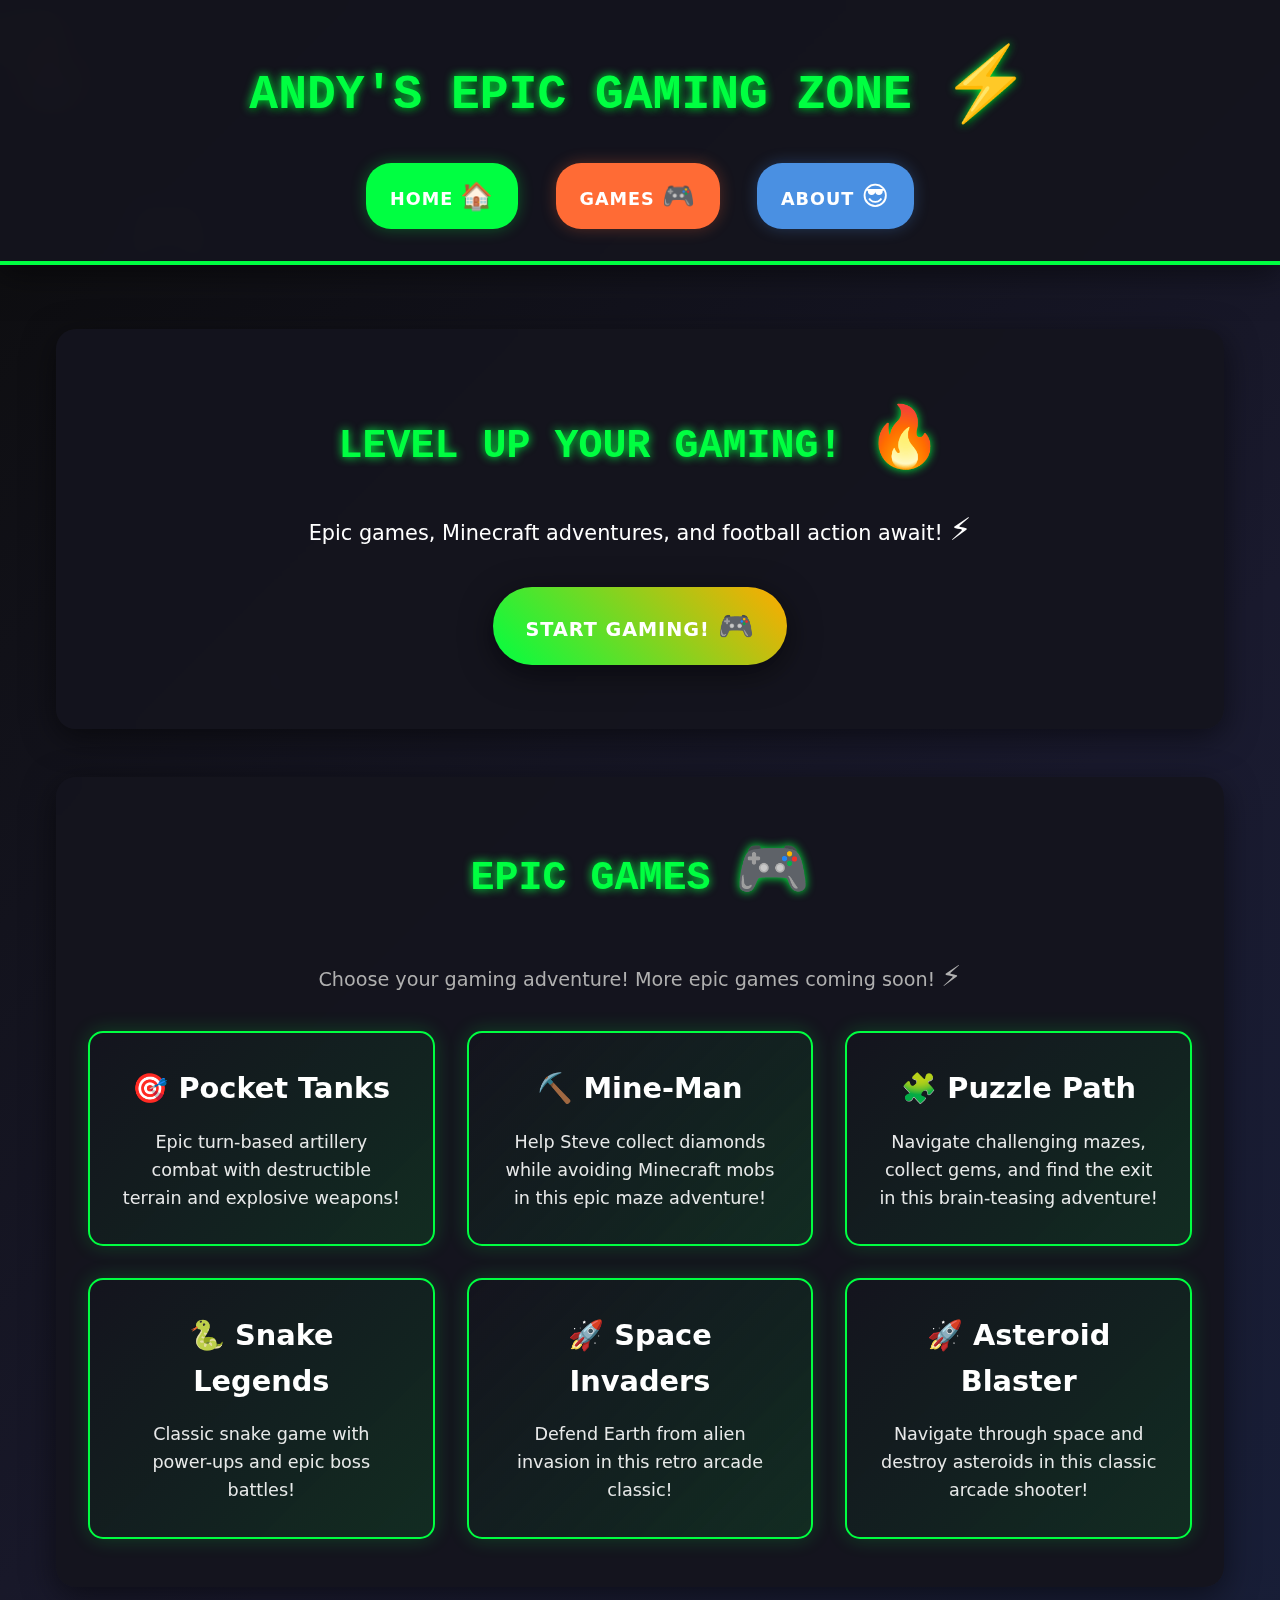
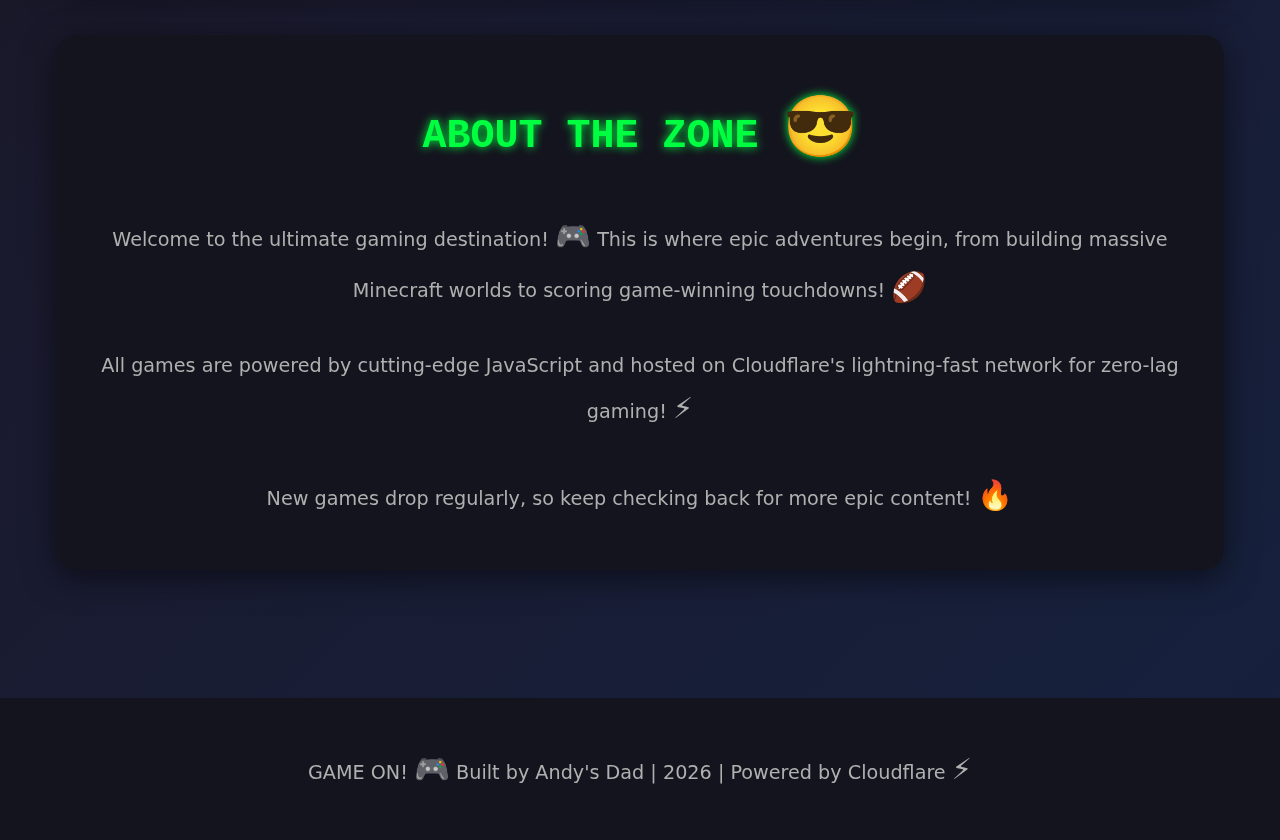
<file: public/index.html>
<!DOCTYPE html>
<html lang='en'>
<head>
  <meta charset='UTF-8'>
  <meta name='viewport' content='width=device-width, initial-scale=1.0'>
  <title>Andy's Epic Gaming Zone! ⚡</title>
  <link rel='stylesheet' href='css/styles.css'>
  <style>
    :root {
      --primary: #00ff41;
      --secondary: #ff6b35;
      --accent: #4a90e2;
      --warning: #ffaa00;
      --success: #00ff41;
      --purple: #9b59b6;
      --bg: linear-gradient(135deg, #0c0c0c 0%, #1a1a2e 50%, #16213e 100%);
      --card-bg: rgba(20, 20, 30, 0.95);
      --text: #ffffff;
      --text-secondary: #b0b0b0;
      --shadow: 0 8px 32px rgba(0,0,0,0.5);
      --glow: 0 0 20px rgba(0, 255, 65, 0.4);
      --minecraft-green: #00ff41;
      --minecraft-brown: #8b4513;
      --football-brown: #8b4513;
    }
    
    * { 
      box-sizing: border-box; 
      margin: 0;
      padding: 0;
    }
    
    body {
      font-family: 'Comic Sans MS', cursive, system-ui;
      background: var(--bg);
      color: var(--text);
      line-height: 1.6;
      overflow-x: hidden;
    }
    
    /* Floating animations */
    @keyframes float {
      0%, 100% { transform: translateY(0px); }
      50% { transform: translateY(-20px); }
    }
    
    @keyframes bounce {
      0%, 100% { transform: scale(1); }
      50% { transform: scale(1.05); }
    }
    
    @keyframes rainbow {
      0% { color: #ff6b6b; }
      16% { color: #ffa726; }
      32% { color: #66bb6a; }
      48% { color: #4ecdc4; }
      64% { color: #45b7d1; }
      80% { color: #ab47bc; }
      100% { color: #ff6b6b; }
    }
    
    header {
      background: var(--card-bg);
      padding: 2rem 1rem;
      box-shadow: var(--shadow);
      text-align: center;
      backdrop-filter: blur(10px);
      border-bottom: 4px solid var(--primary);
      position: relative;
      overflow: hidden;
    }
    
    header::before {
      content: '';
      position: absolute;
      top: 0;
      left: -100%;
      width: 100%;
      height: 100%;
      background: linear-gradient(90deg, transparent, rgba(0, 255, 65, 0.1), transparent);
      animation: scan 3s infinite;
    }
    
    @keyframes scan {
      0% { left: -100%; }
      100% { left: 100%; }
    }
    
    header h1 {
      font-size: 3rem;
      margin: 0;
      color: var(--primary);
      text-shadow: 0 0 10px var(--primary), 2px 2px 4px rgba(0,0,0,0.8);
      font-family: 'Courier New', monospace;
      position: relative;
      z-index: 1;
    }
    
    .emoji {
      font-size: 1.5em;
      animation: bounce 2s infinite;
      display: inline-block;
    }
    
    nav {
      margin-top: 1rem;
    }
    
    nav a {
      margin: 0 1rem;
      padding: 0.75rem 1.5rem;
      text-decoration: none;
      color: white;
      font-weight: bold;
      font-size: 1.1rem;
      border-radius: 25px;
      transition: all 0.3s ease;
      display: inline-block;
      text-transform: uppercase;
      letter-spacing: 1px;
    }
    
    nav a:nth-child(1) { background: var(--minecraft-green); box-shadow: 0 0 15px rgba(0, 255, 65, 0.3); }
    nav a:nth-child(2) { background: var(--secondary); box-shadow: 0 0 15px rgba(255, 107, 53, 0.3); }
    nav a:nth-child(3) { background: var(--accent); box-shadow: 0 0 15px rgba(74, 144, 226, 0.3); }
    
    nav a:hover {
      transform: translateY(-3px) scale(1.05);
      box-shadow: var(--glow);
    }
    
    .container {
      max-width: 1200px;
      margin: 0 auto;
      padding: 2rem 1rem;
    }
    
    .hero {
      text-align: center;
      padding: 4rem 0;
      background: var(--card-bg);
      margin: 2rem 0;
      border-radius: 20px;
      box-shadow: var(--shadow);
      backdrop-filter: blur(10px);
    }
    
    .hero h2 {
      font-size: 2.5rem;
      margin-bottom: 1rem;
      color: var(--primary);
      text-shadow: 0 0 10px var(--primary);
      font-family: 'Courier New', monospace;
    }
    
    .hero p {
      font-size: 1.3rem;
      margin-bottom: 2rem;
      color: var(--text);
    }
    
    .fun-button {
      display: inline-block;
      padding: 1rem 2rem;
      background: linear-gradient(45deg, var(--primary), var(--warning));
      color: white;
      text-decoration: none;
      border-radius: 50px;
      font-weight: bold;
      font-size: 1.2rem;
      transition: all 0.3s ease;
      box-shadow: var(--shadow);
      text-transform: uppercase;
      letter-spacing: 1px;
    }
    
    .fun-button:hover {
      transform: translateY(-5px) scale(1.05);
      box-shadow: 0 15px 35px rgba(0,0,0,0.2);
    }
    
    .section {
      background: var(--card-bg);
      margin: 3rem 0;
      padding: 3rem 2rem;
      border-radius: 20px;
      box-shadow: var(--shadow);
      backdrop-filter: blur(10px);
    }
    
    .section h2 {
      font-size: 2.5rem;
      text-align: center;
      margin-bottom: 2rem;
      color: var(--primary);
      text-shadow: 0 0 10px var(--primary);
      font-family: 'Courier New', monospace;
    }
    
    .games-grid {
      display: grid;
      grid-template-columns: repeat(auto-fit, minmax(300px, 1fr));
      gap: 2rem;
      margin-top: 2rem;
    }
    
    .game-card {
      background: linear-gradient(135deg, var(--card-bg), rgba(0, 255, 65, 0.1));
      border: 2px solid var(--primary);
      border-radius: 15px;
      padding: 2rem;
      text-align: center;
      color: var(--text);
      transition: all 0.3s ease;
      cursor: pointer;
      position: relative;
      overflow: hidden;
      box-shadow: 0 0 20px rgba(0, 255, 65, 0.2);
    }
    
    .game-card::before {
      content: '';
      position: absolute;
      top: -50%;
      left: -50%;
      width: 200%;
      height: 200%;
      background: linear-gradient(45deg, transparent, rgba(255,255,255,0.1), transparent);
      transform: rotate(45deg);
      transition: all 0.5s ease;
      opacity: 0;
    }
    
    .game-card:hover::before {
      animation: shine 0.5s ease-in-out;
    }
    
    @keyframes shine {
      0% { transform: translateX(-100%) translateY(-100%) rotate(45deg); opacity: 0; }
      50% { opacity: 1; }
      100% { transform: translateX(100%) translateY(100%) rotate(45deg); opacity: 0; }
    }
    
    .game-card:hover {
      transform: translateY(-10px) scale(1.02);
      box-shadow: 0 20px 40px rgba(0,0,0,0.2);
    }
    
    .game-card h3 {
      font-size: 1.8rem;
      margin-bottom: 1rem;
    }
    
    .game-card p {
      font-size: 1.1rem;
      opacity: 0.9;
    }
    
    .coming-soon {
      background: linear-gradient(135deg, var(--purple), var(--primary));
      opacity: 0.7;
      position: relative;
    }
    
    .coming-soon::after {
      content: '🚧 Coming Soon! 🚧';
      position: absolute;
      top: 50%;
      left: 50%;
      transform: translate(-50%, -50%);
      background: rgba(0,0,0,0.8);
      color: white;
      padding: 0.5rem 1rem;
      border-radius: 20px;
      font-weight: bold;
    }
    
    .floating-shapes {
      position: fixed;
      top: 0;
      left: 0;
      width: 100%;
      height: 100%;
      pointer-events: none;
      z-index: -1;
    }
    
    .shape {
      position: absolute;
      opacity: 0.1;
      animation: float 6s ease-in-out infinite;
    }
    
    .shape:nth-child(1) {
      top: 20%;
      left: 10%;
      animation-delay: 0s;
    }
    
    .shape:nth-child(2) {
      top: 60%;
      right: 10%;
      animation-delay: 2s;
    }
    
    .shape:nth-child(3) {
      bottom: 20%;
      left: 20%;
      animation-delay: 4s;
    }
    
    footer {
      text-align: center;
      padding: 3rem 1rem;
      background: var(--card-bg);
      margin-top: 3rem;
      backdrop-filter: blur(10px);
    }
    
    footer p {
      font-size: 1.2rem;
      color: var(--text);
    }
    
    /* Mobile responsiveness */
    @media (max-width: 768px) {
      header h1 { font-size: 2rem; }
      nav a { 
        display: block;
        margin: 0.5rem 0;
      }
      .hero h2 { font-size: 2rem; }
      .hero p { font-size: 1.1rem; }
      .games-grid {
        grid-template-columns: 1fr;
      }
    }
  </style>
</head>
<body>
  <!-- Floating background shapes -->
  <div class="floating-shapes">
    <div class="shape" style="font-size: 4rem;">🎮</div>
    <div class="shape" style="font-size: 3rem;">⚡</div>
    <div class="shape" style="font-size: 4rem;">🏈</div>
    <div class="shape" style="font-size: 3rem;">🟩</div>
    <div class="shape" style="font-size: 5rem;">🔥</div>
  </div>

  <header>
    <h1>ANDY'S EPIC GAMING ZONE <span class="emoji">⚡</span></h1>
    <nav>
      <a href="#home">Home <span class="emoji">🏠</span></a>
      <a href="#games">Games <span class="emoji">🎮</span></a>
      <a href="#about">About <span class="emoji">😎</span></a>
    </nav>
  </header>

  <div class="container">
    <section id="home" class="hero">
      <h2>LEVEL UP YOUR GAMING! <span class="emoji">🔥</span></h2>
      <p>Epic games, Minecraft adventures, and football action await! <span class="emoji">⚡</span></p>
      <a href="#games" class="fun-button">START GAMING! <span class="emoji">🎮</span></a>
    </section>

    <section id="games" class="section">
      <h2>EPIC GAMES <span class="emoji">🎮</span></h2>
      <p style="text-align: center; font-size: 1.2rem; margin-bottom: 2rem; color: var(--text-secondary);">Choose your gaming adventure! More epic games coming soon! <span class="emoji">⚡</span></p>
      
      <div class="games-grid">
        <div class="game-card" data-game="pocket-tanks">
          <h3>🎯 Pocket Tanks</h3>
          <p>Epic turn-based artillery combat with destructible terrain and explosive weapons!</p>
        </div>
        
        <div class="game-card" data-game="mine-man">
          <h3>⛏️ Mine-Man</h3>
          <p>Help Steve collect diamonds while avoiding Minecraft mobs in this epic maze adventure!</p>
        </div>
        
        <div class="game-card" data-game="puzzle-path">
          <h3>🧩 Puzzle Path</h3>
          <p>Navigate challenging mazes, collect gems, and find the exit in this brain-teasing adventure!</p>
        </div>
        
        <div class="game-card" data-game="snake-legends">
          <h3>🐍 Snake Legends</h3>
          <p>Classic snake game with power-ups and epic boss battles!</p>
        </div>
        
        <div class="game-card" data-game="space-invaders">
          <h3>🚀 Space Invaders</h3>
          <p>Defend Earth from alien invasion in this retro arcade classic!</p>
        </div>
        
        <div class="game-card" data-game="asteroid-blaster">
          <h3>🚀 Asteroid Blaster</h3>
          <p>Navigate through space and destroy asteroids in this classic arcade shooter!</p>
        </div>
      </div>
    </section>

    <section id="about" class="section">
      <h2>ABOUT THE ZONE <span class="emoji">😎</span></h2>
      <p style="font-size: 1.2rem; text-align: center; line-height: 1.8; color: var(--text-secondary);">
        Welcome to the ultimate gaming destination! <span class="emoji">🎮</span> This is where epic adventures begin, 
        from building massive Minecraft worlds to scoring game-winning touchdowns! <span class="emoji">🏈</span><br><br>
        All games are powered by cutting-edge JavaScript and hosted on Cloudflare's lightning-fast network 
        for zero-lag gaming! <span class="emoji">⚡</span><br><br>
        New games drop regularly, so keep checking back for more epic content! <span class="emoji">🔥</span>
      </p>
    </section>
  </div>

  <footer>
    <p style="color: var(--text-secondary);">GAME ON! <span class="emoji">🎮</span> Built by Andy's Dad | <span id="year"></span> | Powered by Cloudflare <span class="emoji">⚡</span></p>
  </footer>

  <script src='js/main.js'></script>
</body>
</html>
</file>
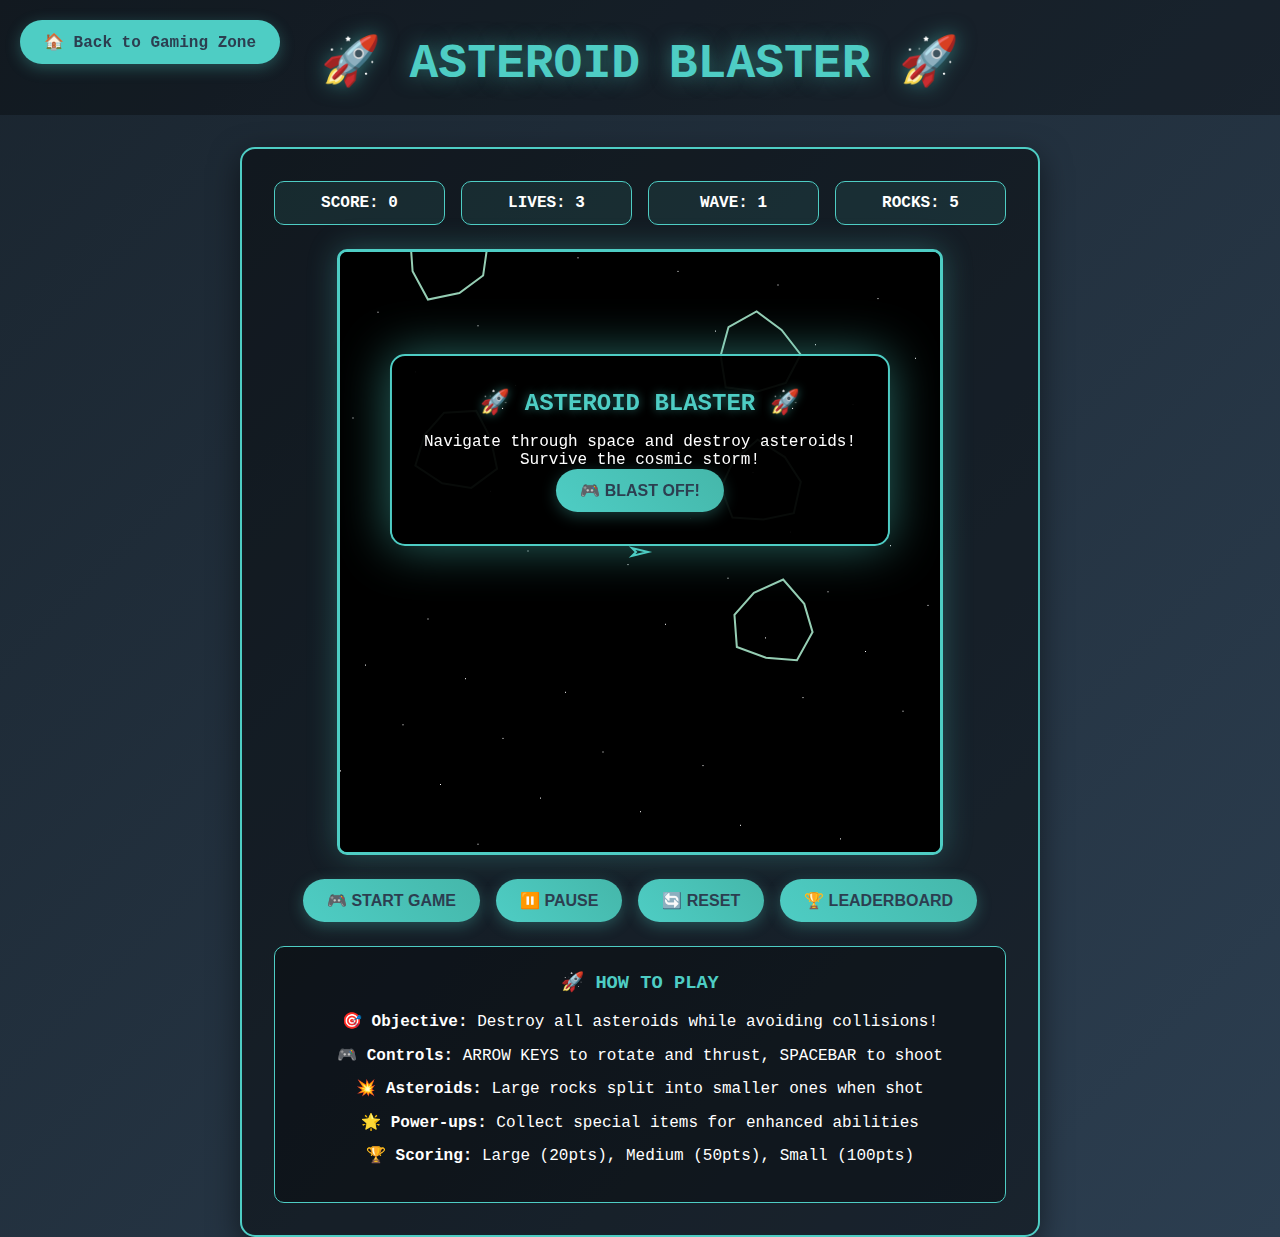
<file: public/games/asteroid-blaster.html>
<!DOCTYPE html>
<html lang="en">
<head>
  <meta charset="UTF-8">
  <meta name="viewport" content="width=device-width, initial-scale=1.0">
  <title>🚀 Asteroid Blaster | Gaming Zone</title>
  <style>
    :root {
      --primary-color: #4ecdc4;
      --secondary-color: #45b7aa;
      --accent-color: #96ceb4;
      --text-color: #ffffff;
      --bg-dark: #2c3e50;
      --bg-darker: #1a252f;
    }

    * {
      margin: 0;
      padding: 0;
      box-sizing: border-box;
    }

    body {
      font-family: 'Courier New', monospace;
      background: linear-gradient(135deg, var(--bg-darker) 0%, var(--bg-dark) 100%);
      color: var(--text-color);
      min-height: 100vh;
      overflow-x: hidden;
    }

    .back-button {
      position: fixed;
      top: 20px;
      left: 20px;
      background: var(--primary-color);
      color: var(--bg-dark);
      text-decoration: none;
      padding: 0.75rem 1.5rem;
      border-radius: 25px;
      font-weight: bold;
      transition: all 0.3s ease;
      z-index: 100;
      box-shadow: 0 4px 15px rgba(78, 205, 196, 0.3);
    }

    .back-button:hover {
      background: var(--secondary-color);
      transform: translateY(-2px);
      box-shadow: 0 6px 20px rgba(78, 205, 196, 0.4);
    }

    .game-header {
      text-align: center;
      padding: 2rem 1rem 1rem;
      background: rgba(0, 0, 0, 0.3);
      margin-bottom: 2rem;
    }

    .game-header h1 {
      font-size: 3rem;
      color: var(--primary-color);
      text-shadow: 0 0 20px rgba(78, 205, 196, 0.5);
      margin-bottom: 0.5rem;
    }

    .main-wrapper {
      display: flex;
      justify-content: center;
      align-items: flex-start;
      min-height: calc(100vh - 200px);
      padding: 0 1rem;
    }

    .game-container {
      background: rgba(0, 0, 0, 0.4);
      border-radius: 15px;
      padding: 2rem;
      box-shadow: 0 10px 30px rgba(0, 0, 0, 0.5);
      border: 2px solid var(--primary-color);
      max-width: 800px;
      width: 100%;
    }

    .game-info {
      display: grid;
      grid-template-columns: repeat(4, 1fr);
      gap: 1rem;
      margin-bottom: 1.5rem;
      text-align: center;
    }

    .info-item {
      background: rgba(78, 205, 196, 0.1);
      padding: 0.75rem;
      border-radius: 10px;
      border: 1px solid var(--primary-color);
      font-weight: bold;
    }

    .game-canvas {
      border: 3px solid var(--primary-color);
      border-radius: 10px;
      background: #000;
      display: block;
      margin: 0 auto 1.5rem;
      box-shadow: 0 0 30px rgba(78, 205, 196, 0.3);
    }

    .controls {
      display: flex;
      justify-content: center;
      gap: 1rem;
      margin-bottom: 1.5rem;
      flex-wrap: wrap;
    }

    .game-button {
      background: linear-gradient(45deg, var(--primary-color), var(--secondary-color));
      color: var(--bg-dark);
      border: none;
      padding: 0.75rem 1.5rem;
      border-radius: 25px;
      font-weight: bold;
      font-size: 1rem;
      cursor: pointer;
      transition: all 0.3s ease;
      box-shadow: 0 4px 15px rgba(78, 205, 196, 0.3);
    }

    .game-button:hover {
      transform: translateY(-2px);
      box-shadow: 0 6px 20px rgba(78, 205, 196, 0.4);
    }

    .instructions {
      background: rgba(0, 0, 0, 0.3);
      padding: 1.5rem;
      border-radius: 10px;
      border: 1px solid var(--primary-color);
      text-align: center;
    }

    .instructions h3 {
      color: var(--primary-color);
      margin-bottom: 1rem;
    }

    .instructions p {
      margin-bottom: 0.5rem;
      line-height: 1.6;
    }

    .game-start, .game-over {
      position: fixed;
      top: 50%;
      left: 50%;
      transform: translate(-50%, -50%);
      background: rgba(0, 0, 0, 0.95);
      padding: 2rem;
      border-radius: 15px;
      text-align: center;
      border: 2px solid var(--primary-color);
      z-index: 150;
      min-width: 300px;
      box-shadow: 0 0 50px rgba(78, 205, 196, 0.5);
    }

    .game-start h2, .game-over h2 {
      color: var(--primary-color);
      margin-bottom: 1rem;
      text-shadow: 0 0 10px rgba(78, 205, 196, 0.5);
    }

    .leaderboard {
      position: fixed;
      top: 50%;
      left: 50%;
      transform: translate(-50%, -50%);
      background: rgba(0, 0, 0, 0.95);
      padding: 2rem;
      border-radius: 15px;
      text-align: center;
      border: 2px solid var(--primary-color);
      display: none;
      z-index: 200;
      min-width: 400px;
      max-width: 90vw;
      box-shadow: 0 0 50px rgba(78, 205, 196, 0.5);
      max-height: 80vh;
      overflow-y: auto;
    }

    .leaderboard h2 {
      color: var(--primary-color);
      margin-bottom: 1.5rem;
      text-shadow: 0 0 10px var(--primary-color);
    }

    .leaderboard-list {
      margin: 1rem 0;
      text-align: left;
    }

    .leaderboard-entry {
      display: flex;
      justify-content: space-between;
      padding: 0.5rem;
      margin: 0.25rem 0;
      background: rgba(78, 205, 196, 0.1);
      border-radius: 5px;
      border-left: 3px solid var(--primary-color);
    }

    .leaderboard-entry.new-score {
      background: rgba(255, 170, 0, 0.2);
      border-left-color: #ffaa00;
      animation: glow 2s ease-in-out infinite alternate;
    }

    .high-score-input {
      position: fixed;
      top: 50%;
      left: 50%;
      transform: translate(-50%, -50%);
      background: rgba(0, 0, 0, 0.95);
      padding: 2rem;
      border-radius: 15px;
      text-align: center;
      border: 2px solid #ffaa00;
      z-index: 300;
      min-width: 350px;
      box-shadow: 0 0 50px rgba(255, 170, 0, 0.5);
    }

    .high-score-input h2 {
      color: #ffaa00;
      margin-bottom: 1rem;
      text-shadow: 0 0 10px #ffaa00;
    }

    @keyframes glow {
      from { box-shadow: 0 0 5px rgba(78, 205, 196, 0.5); }
      to { box-shadow: 0 0 20px rgba(78, 205, 196, 0.8); }
    }

    @media (max-width: 768px) {
      .game-header h1 {
        font-size: 2rem;
      }

      .game-info {
        grid-template-columns: repeat(2, 1fr);
        gap: 0.5rem;
      }

      .controls {
        flex-direction: column;
        align-items: center;
      }

      .back-button {
        position: static;
        display: block;
        margin: 1rem auto;
        width: fit-content;
      }
    }
  </style>
</head>
<body>
  <a href="../index.html" class="back-button">🏠 Back to Gaming Zone</a>
  
  <div class="game-header">
    <h1>🚀 ASTEROID BLASTER 🚀</h1>
  </div>
  
  <div class="main-wrapper">
    <div class="game-container">
      
      <div class="game-info">
        <div class="info-item score">
          SCORE: <span id="score">0</span>
        </div>
        <div class="info-item lives">
          LIVES: <span id="lives">3</span>
        </div>
        <div class="info-item wave">
          WAVE: <span id="wave">1</span>
        </div>
        <div class="info-item asteroids">
          ROCKS: <span id="asteroids">0</span>
        </div>
      </div>
      
      <canvas id="gameCanvas" class="game-canvas" width="600" height="600"></canvas>
      
      <div class="controls">
        <button class="game-button" onclick="startGame()">🎮 START GAME</button>
        <button class="game-button" onclick="pauseGame()">⏸️ PAUSE</button>
        <button class="game-button" onclick="resetGame()">🔄 RESET</button>
        <button class="game-button" onclick="showLeaderboard()">🏆 LEADERBOARD</button>
      </div>
      
      <div class="instructions">
        <h3>🚀 HOW TO PLAY</h3>
        <p><strong>🎯 Objective:</strong> Destroy all asteroids while avoiding collisions!</p>
        <p><strong>🎮 Controls:</strong> ARROW KEYS to rotate and thrust, SPACEBAR to shoot</p>
        <p><strong>💥 Asteroids:</strong> Large rocks split into smaller ones when shot</p>
        <p><strong>🌟 Power-ups:</strong> Collect special items for enhanced abilities</p>
        <p><strong>🏆 Scoring:</strong> Large (20pts), Medium (50pts), Small (100pts)</p>
      </div>
    </div>
  </div>

  <div class="game-start" id="gameStart">
    <h2>🚀 ASTEROID BLASTER 🚀</h2>
    <p>Navigate through space and destroy asteroids!</p>
    <p>Survive the cosmic storm!</p>
    <button class="game-button" onclick="startGame()">🎮 BLAST OFF!</button>
  </div>

  <div class="game-over" id="gameOver" style="display: none;">
    <h2>💥 GAME OVER! 💥</h2>
    <p id="gameOverText">Your ship was destroyed!</p>
    <p>Final Score: <span id="finalScore">0</span></p>
    <p>Wave Reached: <span id="finalWave">1</span></p>
    <button class="game-button" onclick="resetGame()">🔄 TRY AGAIN</button>
  </div>

  <!-- Leaderboard Modal -->
  <div class="leaderboard" id="leaderboard">
    <h2>🏆 ASTEROID BLASTER LEADERBOARD 🏆</h2>
    <div class="leaderboard-list" id="leaderboardList">
      <!-- Leaderboard entries will be populated here -->
    </div>
    <button class="game-button" onclick="hideLeaderboard()">✖️ CLOSE</button>
  </div>

  <!-- High Score Input Modal -->
  <div class="high-score-input" id="highScoreInput" style="display: none;">
    <h2>🏆 NEW HIGH SCORE! 🏆</h2>
    <p>Congratulations! You made it to the leaderboard!</p>
    <p>Score: <span id="newHighScore">0</span> | Wave: <span id="newHighWave">1</span></p>
    <input type="text" id="playerName" placeholder="Enter your name" maxlength="15" style="padding: 0.5rem; margin: 1rem; border-radius: 5px; border: 1px solid #4ecdc4; background: rgba(0,0,0,0.8); color: white; text-align: center;">
    <br>
    <button class="game-button" onclick="submitScore()">🏆 SUBMIT SCORE</button>
  </div>

  <script>
    // Game variables
    const canvas = document.getElementById('gameCanvas');
    const ctx = canvas.getContext('2d');
    
    let gameState = 'start';
    let score = 0;
    let lives = 3;
    let wave = 1;
    let gameLoop = null;
    
    // Game objects
    let ship = {
      x: canvas.width / 2,
      y: canvas.height / 2,
      angle: 0,
      thrust: 0,
      velX: 0,
      velY: 0,
      size: 8,
      invulnerable: false,
      invulnerableTime: 0
    };
    
    let bullets = [];
    let asteroids = [];
    let powerUps = [];
    let particles = [];
    
    // Game constants
    const SHIP_THRUST = 0.3;
    const SHIP_FRICTION = 0.98;
    const BULLET_SPEED = 8;
    const BULLET_LIFE = 60;
    
    function initGame() {
      ship.x = canvas.width / 2;
      ship.y = canvas.height / 2;
      ship.angle = 0;
      ship.thrust = 0;
      ship.velX = 0;
      ship.velY = 0;
      ship.invulnerable = false;
      ship.invulnerableTime = 0;
      
      bullets = [];
      asteroids = [];
      powerUps = [];
      particles = [];
      
      createAsteroids();
      updateUI();
    }
    
    function createAsteroids() {
      asteroids = [];
      const asteroidCount = 4 + wave;
      
      for (let i = 0; i < asteroidCount; i++) {
        let x, y;
        do {
          x = Math.random() * canvas.width;
          y = Math.random() * canvas.height;
        } while (distance(x, y, ship.x, ship.y) < 100);
        
        asteroids.push({
          x: x,
          y: y,
          velX: (Math.random() - 0.5) * 2,
          velY: (Math.random() - 0.5) * 2,
          size: 'large',
          radius: 40,
          angle: Math.random() * Math.PI * 2,
          rotSpeed: (Math.random() - 0.5) * 0.1
        });
      }
    }
    
    function distance(x1, y1, x2, y2) {
      return Math.sqrt((x2 - x1) ** 2 + (y2 - y1) ** 2);
    }
    
    function wrapPosition(obj) {
      if (obj.x < 0) obj.x = canvas.width;
      if (obj.x > canvas.width) obj.x = 0;
      if (obj.y < 0) obj.y = canvas.height;
      if (obj.y > canvas.height) obj.y = 0;
    }
    
    function updateShip() {
      // Check invulnerability timer
      if (ship.invulnerable && Date.now() > ship.invulnerableTime) {
        ship.invulnerable = false;
      }
      
      // Apply thrust
      if (ship.thrust > 0) {
        ship.velX += Math.cos(ship.angle) * SHIP_THRUST;
        ship.velY += Math.sin(ship.angle) * SHIP_THRUST;
      }
      
      // Apply friction
      ship.velX *= SHIP_FRICTION;
      ship.velY *= SHIP_FRICTION;
      
      // Update position
      ship.x += ship.velX;
      ship.y += ship.velY;
      
      // Wrap around screen
      wrapPosition(ship);
    }
    
    function updateBullets() {
      bullets = bullets.filter(bullet => {
        bullet.x += bullet.velX;
        bullet.y += bullet.velY;
        bullet.life--;
        
        wrapPosition(bullet);
        
        return bullet.life > 0;
      });
    }
    
    function updateAsteroids() {
      asteroids.forEach(asteroid => {
        asteroid.x += asteroid.velX;
        asteroid.y += asteroid.velY;
        asteroid.angle += asteroid.rotSpeed;
        
        wrapPosition(asteroid);
      });
    }
    
    function updateParticles() {
      particles = particles.filter(particle => {
        particle.x += particle.velX;
        particle.y += particle.velY;
        particle.life--;
        particle.alpha = particle.life / particle.maxLife;
        
        return particle.life > 0;
      });
    }
    
    function createExplosion(x, y, count = 8) {
      for (let i = 0; i < count; i++) {
        const angle = (Math.PI * 2 * i) / count;
        const speed = Math.random() * 3 + 1;
        
        particles.push({
          x: x,
          y: y,
          velX: Math.cos(angle) * speed,
          velY: Math.sin(angle) * speed,
          life: 30,
          maxLife: 30,
          alpha: 1,
          color: '#ffaa00'
        });
      }
    }
    
    function checkCollisions() {
      // Bullet-asteroid collisions
      bullets.forEach((bullet, bulletIndex) => {
        asteroids.forEach((asteroid, asteroidIndex) => {
          if (distance(bullet.x, bullet.y, asteroid.x, asteroid.y) < asteroid.radius) {
            // Remove bullet
            bullets.splice(bulletIndex, 1);
            
            // Create explosion
            createExplosion(asteroid.x, asteroid.y);
            
            // Score points
            if (asteroid.size === 'large') {
              score += 20;
            } else if (asteroid.size === 'medium') {
              score += 50;
            } else {
              score += 100;
            }
            
            // Split asteroid
            if (asteroid.size === 'large') {
              for (let i = 0; i < 2; i++) {
                asteroids.push({
                  x: asteroid.x,
                  y: asteroid.y,
                  velX: (Math.random() - 0.5) * 3,
                  velY: (Math.random() - 0.5) * 3,
                  size: 'medium',
                  radius: 25,
                  angle: Math.random() * Math.PI * 2,
                  rotSpeed: (Math.random() - 0.5) * 0.15
                });
              }
            } else if (asteroid.size === 'medium') {
              for (let i = 0; i < 2; i++) {
                asteroids.push({
                  x: asteroid.x,
                  y: asteroid.y,
                  velX: (Math.random() - 0.5) * 4,
                  velY: (Math.random() - 0.5) * 4,
                  size: 'small',
                  radius: 12,
                  angle: Math.random() * Math.PI * 2,
                  rotSpeed: (Math.random() - 0.5) * 0.2
                });
              }
            }
            
            // Remove original asteroid
            asteroids.splice(asteroidIndex, 1);
          }
        });
      });
      
      // Ship-asteroid collisions (only if not invulnerable)
      if (!ship.invulnerable) {
        asteroids.forEach(asteroid => {
          if (distance(ship.x, ship.y, asteroid.x, asteroid.y) < asteroid.radius + ship.size) {
            lives--;
            createExplosion(ship.x, ship.y, 12);
            
            // Make ship invulnerable for 2 seconds
            ship.invulnerable = true;
            ship.invulnerableTime = Date.now() + 2000;
            
            if (lives <= 0) {
              gameOver();
            } else {
              // Reset ship position
              ship.x = canvas.width / 2;
              ship.y = canvas.height / 2;
              ship.velX = 0;
              ship.velY = 0;
            }
          }
        });
      }
      
      // Check if wave complete
      if (asteroids.length === 0) {
        wave++;
        score += 1000; // Wave completion bonus
        createAsteroids();
      }
    }
    
    function drawShip() {
      ctx.save();
      ctx.translate(ship.x, ship.y);
      ctx.rotate(ship.angle);
      
      // Flash when invulnerable
      if (ship.invulnerable && Math.floor(Date.now() / 200) % 2 === 0) {
        ctx.strokeStyle = '#ffffff';
      } else {
        ctx.strokeStyle = '#4ecdc4';
      }
      
      ctx.lineWidth = 2;
      ctx.beginPath();
      ctx.moveTo(ship.size, 0);
      ctx.lineTo(-ship.size, -ship.size / 2);
      ctx.lineTo(-ship.size / 2, 0);
      ctx.lineTo(-ship.size, ship.size / 2);
      ctx.closePath();
      ctx.stroke();
      
      // Thrust flame
      if (ship.thrust > 0) {
        ctx.strokeStyle = '#ff6b6b';
        ctx.beginPath();
        ctx.moveTo(-ship.size, -3);
        ctx.lineTo(-ship.size - 8, 0);
        ctx.lineTo(-ship.size, 3);
        ctx.stroke();
      }
      
      ctx.restore();
    }
    
    function drawBullets() {
      ctx.fillStyle = '#ffeb3b';
      bullets.forEach(bullet => {
        ctx.beginPath();
        ctx.arc(bullet.x, bullet.y, 2, 0, Math.PI * 2);
        ctx.fill();
      });
    }
    
    function drawAsteroids() {
      ctx.strokeStyle = '#96ceb4';
      ctx.lineWidth = 2;
      
      asteroids.forEach(asteroid => {
        ctx.save();
        ctx.translate(asteroid.x, asteroid.y);
        ctx.rotate(asteroid.angle);
        
        ctx.beginPath();
        const points = 8;
        for (let i = 0; i < points; i++) {
          const angle = (Math.PI * 2 * i) / points;
          const radius = asteroid.radius + Math.sin(angle * 3) * 5;
          const x = Math.cos(angle) * radius;
          const y = Math.sin(angle) * radius;
          
          if (i === 0) {
            ctx.moveTo(x, y);
          } else {
            ctx.lineTo(x, y);
          }
        }
        ctx.closePath();
        ctx.stroke();
        
        ctx.restore();
      });
    }
    
    function drawParticles() {
      particles.forEach(particle => {
        ctx.save();
        ctx.globalAlpha = particle.alpha;
        ctx.fillStyle = particle.color;
        ctx.beginPath();
        ctx.arc(particle.x, particle.y, 2, 0, Math.PI * 2);
        ctx.fill();
        ctx.restore();
      });
    }
    
    function draw() {
      // Clear canvas
      ctx.fillStyle = '#000';
      ctx.fillRect(0, 0, canvas.width, canvas.height);
      
      // Draw stars background
      ctx.fillStyle = '#ffffff';
      for (let i = 0; i < 50; i++) {
        const x = (i * 137.5) % canvas.width;
        const y = (i * 73.3) % canvas.height;
        ctx.fillRect(x, y, 1, 1);
      }
      
      drawShip();
      drawBullets();
      drawAsteroids();
      drawParticles();
    }
    
    function updateUI() {
      document.getElementById('score').textContent = score;
      document.getElementById('lives').textContent = lives;
      document.getElementById('wave').textContent = wave;
      document.getElementById('asteroids').textContent = asteroids.length;
    }
    
    function startGame() {
      gameState = 'playing';
      document.getElementById('gameStart').style.display = 'none';
      document.getElementById('gameOver').style.display = 'none';
      
      if (gameLoop) clearInterval(gameLoop);
      gameLoop = setInterval(() => {
        if (gameState === 'playing') {
          updateShip();
          updateBullets();
          updateAsteroids();
          updateParticles();
          checkCollisions();
          draw();
          updateUI();
        }
      }, 16); // ~60 FPS
    }
    
    function pauseGame() {
      if (gameState === 'playing') {
        gameState = 'paused';
      } else if (gameState === 'paused') {
        gameState = 'playing';
      }
    }
    
    function resetGame() {
      gameState = 'start';
      if (gameLoop) clearInterval(gameLoop);
      score = 0;
      lives = 3;
      wave = 1;
      initGame();
      draw();
      document.getElementById('gameStart').style.display = 'block';
      document.getElementById('gameOver').style.display = 'none';
      document.getElementById('highScoreInput').style.display = 'none';
    }
    
    function gameOver() {
      gameState = 'gameOver';
      if (gameLoop) clearInterval(gameLoop);
      
      // Check if score qualifies for leaderboard
      if (isHighScore(score)) {
        document.getElementById('newHighScore').textContent = score;
        document.getElementById('newHighWave').textContent = wave;
        document.getElementById('playerName').value = '';
        document.getElementById('highScoreInput').style.display = 'block';
      } else {
        document.getElementById('finalScore').textContent = score;
        document.getElementById('finalWave').textContent = wave;
        document.getElementById('gameOver').style.display = 'block';
      }
    }
    
    // Controls
    const keys = {};
    
    document.addEventListener('keydown', (e) => {
      keys[e.key] = true;
      
      if (gameState === 'playing') {
        if (e.key === ' ') {
          // Shoot
          bullets.push({
            x: ship.x + Math.cos(ship.angle) * ship.size,
            y: ship.y + Math.sin(ship.angle) * ship.size,
            velX: Math.cos(ship.angle) * BULLET_SPEED,
            velY: Math.sin(ship.angle) * BULLET_SPEED,
            life: BULLET_LIFE
          });
          e.preventDefault();
        }
        
        // Prevent default behavior for arrow keys during gameplay
        if (e.key === 'ArrowLeft' || e.key === 'ArrowRight' || e.key === 'ArrowUp' || e.key === 'ArrowDown') {
          e.preventDefault();
        }
      }
    });
    
    document.addEventListener('keyup', (e) => {
      keys[e.key] = false;
      
      // Prevent default behavior for arrow keys
      if (gameState === 'playing') {
        if (e.key === 'ArrowLeft' || e.key === 'ArrowRight' || e.key === 'ArrowUp' || e.key === 'ArrowDown') {
          e.preventDefault();
        }
      }
    });
    
    // Continuous key handling
    setInterval(() => {
      if (gameState === 'playing') {
        if (keys['ArrowLeft']) {
          ship.angle -= 0.1;
        }
        if (keys['ArrowRight']) {
          ship.angle += 0.1;
        }
        if (keys['ArrowUp']) {
          ship.thrust = 1;
        } else {
          ship.thrust = 0;
        }
      }
    }, 16);
    
    // Leaderboard system
    let leaderboard = [];
    let newScoreIndex = -1;
    
    // Leaderboard functions
    function loadLeaderboard() {
      const saved = localStorage.getItem('asteroidBlasterLeaderboard');
      if (saved) {
        leaderboard = JSON.parse(saved);
      } else {
        // Initialize with default scores
        leaderboard = [
          {name: 'SPACE ACE', score: 15000, wave: 8},
          {name: 'ASTEROID HUNTER', score: 12000, wave: 7},
          {name: 'COSMIC WARRIOR', score: 10000, wave: 6},
          {name: 'STAR PILOT', score: 8500, wave: 5},
          {name: 'ROCKET MASTER', score: 7000, wave: 5},
          {name: 'GALAXY DEFENDER', score: 5500, wave: 4},
          {name: 'SPACE CADET', score: 4000, wave: 3},
          {name: 'METEOR BLASTER', score: 3000, wave: 3},
          {name: 'NOVA ROOKIE', score: 2000, wave: 2},
          {name: 'COSMIC NEWBIE', score: 1000, wave: 1}
        ];
        saveLeaderboard();
      }
    }
    
    function saveLeaderboard() {
      localStorage.setItem('asteroidBlasterLeaderboard', JSON.stringify(leaderboard));
    }
    
    function isHighScore(score) {
      return leaderboard.length < 10 || score > leaderboard[leaderboard.length - 1].score;
    }
    
    function addToLeaderboard(name, score, wave) {
      const entry = {name: name.toUpperCase(), score: score, wave: wave};
      leaderboard.push(entry);
      leaderboard.sort((a, b) => b.score - a.score);
      
      if (leaderboard.length > 10) {
        leaderboard = leaderboard.slice(0, 10);
      }
      
      newScoreIndex = leaderboard.findIndex(e => e.name === entry.name && e.score === entry.score && e.wave === entry.wave);
      saveLeaderboard();
    }
    
    function showLeaderboard() {
      displayLeaderboard();
      document.getElementById('leaderboard').style.display = 'block';
    }
    
    function hideLeaderboard() {
      document.getElementById('leaderboard').style.display = 'none';
    }
    
    function displayLeaderboard() {
      const listElement = document.getElementById('leaderboardList');
      listElement.innerHTML = '';
      
      if (leaderboard.length === 0) {
        listElement.innerHTML = '<p>No scores yet!</p>';
        return;
      }
      
      leaderboard.forEach((entry, index) => {
        const entryDiv = document.createElement('div');
        entryDiv.className = 'leaderboard-entry';
        if (index === newScoreIndex) {
          entryDiv.classList.add('new-score');
        }
        
        const rank = index + 1;
        let medal = '';
        if (rank === 1) medal = '🥇';
        else if (rank === 2) medal = '🥈';
        else if (rank === 3) medal = '🥉';
        else medal = `${rank}.`;
        
        entryDiv.innerHTML = `
          <span>${medal} ${entry.name}</span>
          <span>Wave ${entry.wave} - ${entry.score.toLocaleString()} pts</span>
        `;
        
        listElement.appendChild(entryDiv);
      });
    }
    
    function submitScore() {
      const name = document.getElementById('playerName').value.trim();
      if (!name) {
        alert('Please enter your name!');
        return;
      }
      
      addToLeaderboard(name, score, wave);
      document.getElementById('highScoreInput').style.display = 'none';
      showLeaderboard();
    }
    
    // Initialize
    loadLeaderboard();
    initGame();
    draw();
  </script>
</body>
</html>
</file>
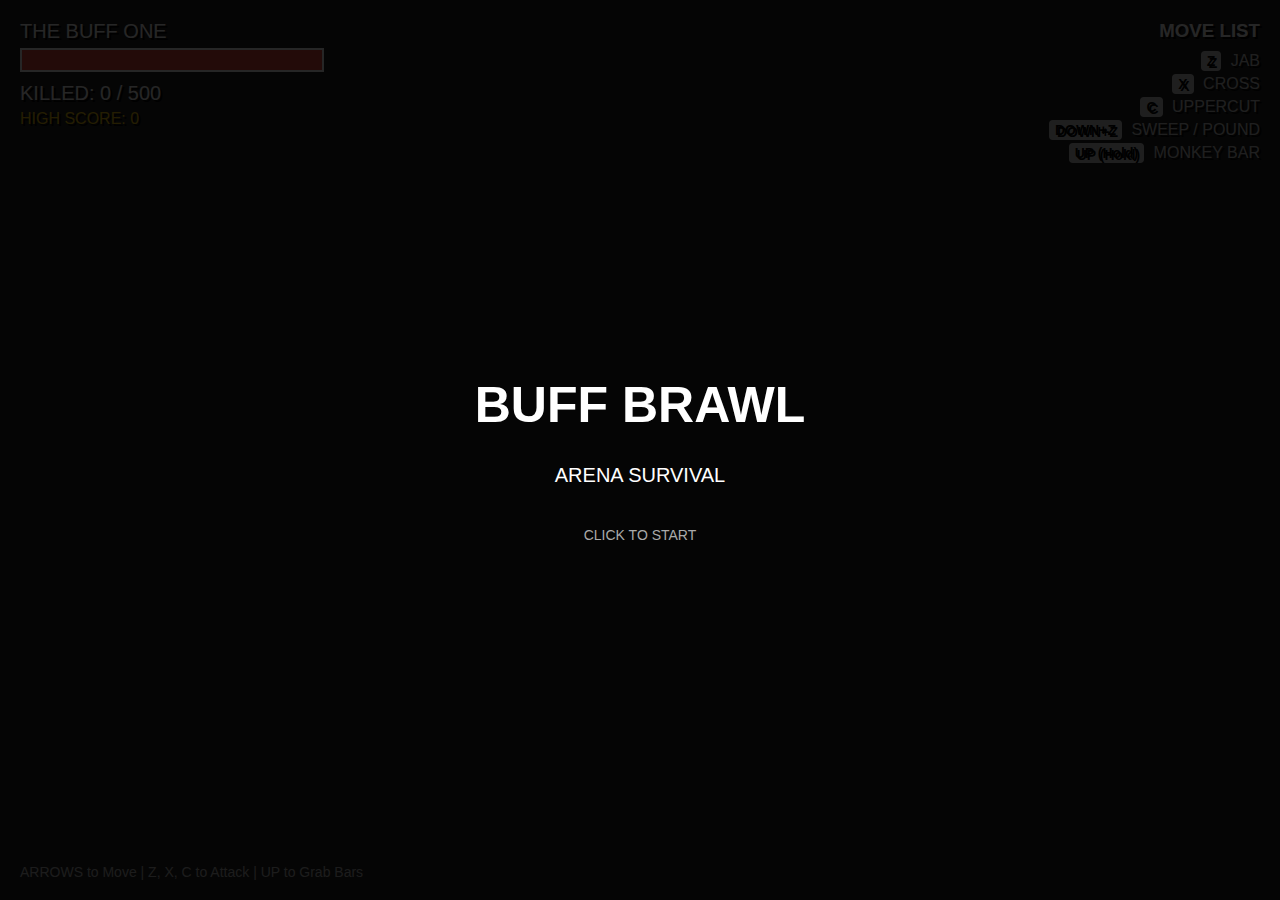
<file: public/games/Buff-Brawl.html>
<!DOCTYPE html>
<html lang="en">

<head>
    <meta charset="UTF-8">
    <meta name="viewport" content="width=device-width, initial-scale=1.0">
    <title>Buff Brawl: Arena Mode</title>
    <style>
        body {
            margin: 0;
            padding: 0;
            background-color: #222;
            overflow: hidden;
            font-family: 'Segoe UI', Tahoma, Geneva, Verdana, sans-serif;
            user-select: none;
        }

        #gameCanvas {
            display: block;
            outline: none;
        }

        #ui {
            position: absolute;
            top: 20px;
            left: 20px;
            color: white;
            font-size: 20px;
            text-shadow: 2px 2px 0 #000;
            pointer-events: none;
            z-index: 10;
        }

        #move-list {
            position: absolute;
            top: 20px;
            right: 20px;
            color: white;
            text-align: right;
            pointer-events: none;
            z-index: 10;
            text-shadow: 2px 2px 0 #000;
        }

        .move-item {
            font-size: 16px;
            margin-bottom: 5px;
            opacity: 0.8;
        }

        .key-badge {
            background: #fff;
            color: #000;
            padding: 2px 6px;
            border-radius: 4px;
            font-weight: bold;
            margin-right: 5px;
            font-size: 14px;
        }

        #health-container {
            width: 300px;
            height: 20px;
            background: #444;
            border: 2px solid white;
            margin-top: 5px;
            position: relative;
        }

        #health-bar {
            width: 100%;
            height: 100%;
            background: #e74c3c;
            transition: width 0.2s;
        }

        #boss-health-container {
            position: absolute;
            top: 60px;
            /* Below player health */
            left: 50%;
            transform: translateX(-50%);
            width: 600px;
            height: 30px;
            background: #000;
            border: 3px solid #ff0000;
            display: none;
            /* Hidden until boss */
            z-index: 10;
        }

        #boss-health-bar {
            width: 100%;
            height: 100%;
            background: #800000;
            /* Dark red for boss */
            transition: width 0.2s;
        }

        #boss-name {
            position: absolute;
            top: -25px;
            width: 100%;
            text-align: center;
            color: #fff;
            font-weight: bold;
            font-size: 24px;
            text-transform: uppercase;
        }

        #controls-hint {
            position: absolute;
            bottom: 20px;
            left: 20px;
            color: rgba(255, 255, 255, 0.7);
            font-size: 14px;
        }

        #game-over {
            position: absolute;
            top: 50%;
            left: 50%;
            transform: translate(-50%, -50%);
            text-align: center;
            color: white;
            display: none;
            background: rgba(0, 0, 0, 0.9);
            padding: 40px;
            border-radius: 10px;
            border: 2px solid #fff;
            z-index: 20;
        }

        #start-screen {
            position: absolute;
            top: 0;
            left: 0;
            width: 100%;
            height: 100%;
            background: rgba(0, 0, 0, 0.85);
            display: flex;
            flex-direction: column;
            justify-content: center;
            align-items: center;
            color: white;
            z-index: 30;
            cursor: pointer;
        }

        button {
            background: #e74c3c;
            color: white;
            border: none;
            padding: 10px 20px;
            font-size: 18px;
            cursor: pointer;
            margin-top: 20px;
            font-weight: bold;
        }

        button:hover {
            background: #c0392b;
        }

        .highscore-display {
            color: #f1c40f;
            font-size: 16px;
            margin-top: 5px;
        }
    </style>
</head>

<body>

    <div id="ui">
        <div>THE BUFF ONE</div>
        <div id="health-container">
            <div id="health-bar"></div>
        </div>
        <div style="margin-top: 10px;">KILLED: <span id="kill-count">0</span> / 500</div>
        <div class="highscore-display">HIGH SCORE: <span id="high-score">0</span></div>
    </div>

    <!-- Boss UI -->
    <div id="boss-health-container">
        <div id="boss-name">THE BUFF BOSS</div>
        <div id="boss-health-bar"></div>
    </div>

    <div id="move-list">
        <h3 style="margin: 0 0 10px 0;">MOVE LIST</h3>
        <div class="move-item"><span class="key-badge">Z</span> JAB</div>
        <div class="move-item"><span class="key-badge">X</span> CROSS</div>
        <div class="move-item"><span class="key-badge">C</span> UPPERCUT</div>
        <div class="move-item"><span class="key-badge">DOWN+Z</span> SWEEP / POUND</div>
        <div class="move-item"><span class="key-badge">UP (Hold)</span> MONKEY BAR</div>
    </div>

    <div id="controls-hint">
        ARROWS to Move | Z, X, C to Attack | UP to Grab Bars
    </div>

    <div id="start-screen" onclick="startGame()">
        <h1 style="font-size: 50px; margin-bottom: 10px;">BUFF BRAWL</h1>
        <p style="font-size: 20px;">ARENA SURVIVAL</p>
        <p style="color: #aaa; font-size: 14px; margin-top: 20px;">CLICK TO START</p>
    </div>

    <div id="game-over">
        <h1 id="go-title">GAME OVER</h1>
        <p>Enemies Defeated: <span id="final-score">0</span></p>
        <p style="color: #f1c40f; font-size: 18px; margin-top: 5px;" id="new-highscore-msg"></p>
        <button onclick="resetGame()">PLAY AGAIN</button>
    </div>

    <canvas id="gameCanvas" tabindex="0"></canvas>

    <script>
        /**
         * AUDIO SYSTEM
         */
        const audioCtx = new (window.AudioContext || window.webkitAudioContext)();
        let soundEnabled = false;

        function playSound(type) {
            if (!soundEnabled) return;
            const osc = audioCtx.createOscillator();
            const gain = audioCtx.createGain();
            osc.connect(gain);
            gain.connect(audioCtx.destination);
            const now = audioCtx.currentTime;

            if (type === 'jump') {
                osc.type = 'sine';
                osc.frequency.setValueAtTime(150, now);
                osc.frequency.linearRampToValueAtTime(300, now + 0.1);
                gain.gain.setValueAtTime(0.1, now);
                gain.gain.linearRampToValueAtTime(0, now + 0.1);
                osc.start(now);
                osc.stop(now + 0.1);
            } else if (type === 'whoosh') {
                osc.type = 'triangle';
                osc.frequency.setValueAtTime(200, now);
                osc.frequency.exponentialRampToValueAtTime(50, now + 0.1);
                gain.gain.setValueAtTime(0.05, now);
                gain.gain.linearRampToValueAtTime(0, now + 0.1);
                osc.start(now);
                osc.stop(now + 0.1);
            } else if (type === 'hit') {
                osc.type = 'sawtooth';
                osc.frequency.setValueAtTime(100, now);
                osc.frequency.exponentialRampToValueAtTime(0.01, now + 0.1);
                gain.gain.setValueAtTime(0.1, now);
                gain.gain.exponentialRampToValueAtTime(0.01, now + 0.1);
                osc.start(now);
                osc.stop(now + 0.1);
            } else if (type === 'heavy_hit') {
                osc.type = 'square';
                osc.frequency.setValueAtTime(80, now);
                osc.frequency.exponentialRampToValueAtTime(10, now + 0.2);
                gain.gain.setValueAtTime(0.2, now);
                gain.gain.linearRampToValueAtTime(0, now + 0.2);
                osc.start(now);
                osc.stop(now + 0.2);
            }
        }

        /**
         * Game Constants & Setup
         */
        const canvas = document.getElementById('gameCanvas');
        const ctx = canvas.getContext('2d');

        let WIDTH, HEIGHT;
        let gameState = 'menu';
        let kills = 0;
        let totalSpawned = 0;
        let bossSpawned = false; // Track if boss is in play
        let bossDefeated = false;

        const TOTAL_ENEMIES = 500;
        const MAX_ACTIVE_ENEMIES = 40;
        const GRAVITY = 0.6;

        // World Arrays
        const platforms = [];
        const ladders = [];
        const monkeyBars = [];

        // High Score Logic
        let highScore = localStorage.getItem('buffBrawlHighScore') || 0;
        document.getElementById('high-score').innerText = highScore;

        function resize() {
            WIDTH = window.innerWidth;
            HEIGHT = window.innerHeight;
            canvas.width = WIDTH;
            canvas.height = HEIGHT;
            if (gameState === 'playing' || gameState === 'menu') {
                generateLevel();
            }
        }
        window.addEventListener('resize', resize);

        // Inputs
        const keys = {
            left: false, right: false, up: false, down: false,
            jump: false, attack1: false, attack2: false, attack3: false
        };

        canvas.addEventListener('keydown', handleKey);
        canvas.addEventListener('keyup', handleKeyRelease);
        window.addEventListener('keydown', handleKey);
        window.addEventListener('keyup', handleKeyRelease);

        function handleKey(e) {
            if (gameState !== 'playing') return;
            if (['ArrowUp', 'ArrowDown', 'ArrowLeft', 'ArrowRight', 'Space'].includes(e.code)) e.preventDefault();

            switch (e.code) {
                case 'ArrowLeft': case 'KeyA': keys.left = true; break;
                case 'ArrowRight': case 'KeyD': keys.right = true; break;
                case 'ArrowUp': case 'KeyW': keys.up = true; break;
                case 'ArrowDown': case 'KeyS': keys.down = true; break;
                case 'Space': case 'KeyZ':
                    if (!keys.attack1 && player) player.tryAttack('jab');
                    keys.attack1 = true; break;
                case 'KeyX':
                    if (!keys.attack2 && player) player.tryAttack('cross');
                    keys.attack2 = true; break;
                case 'KeyC': case 'KeyV':
                    if (!keys.attack3 && player) player.tryAttack('uppercut');
                    keys.attack3 = true; break;
            }
        }

        function handleKeyRelease(e) {
            switch (e.code) {
                case 'ArrowLeft': case 'KeyA': keys.left = false; break;
                case 'ArrowRight': case 'KeyD': keys.right = false; break;
                case 'ArrowUp': case 'KeyW': keys.up = false; break;
                case 'ArrowDown': case 'KeyS': keys.down = false; break;
                case 'Space': case 'KeyZ': keys.attack1 = false; break;
                case 'KeyX': keys.attack2 = false; break;
                case 'KeyC': case 'KeyV': keys.attack3 = false; break;
            }
        }

        function generateLevel() {
            platforms.length = 0;
            ladders.length = 0;
            monkeyBars.length = 0;
            platforms.push({ x: -100, y: HEIGHT - 50, w: WIDTH + 200, h: 200 });
            const sidePlatWidth = WIDTH * 0.25;
            const midHeight = HEIGHT - 200;
            platforms.push({ x: 0, y: midHeight, w: sidePlatWidth, h: 20 });
            ladders.push({ x: sidePlatWidth / 2, y: midHeight, w: 40, h: HEIGHT - 50 - midHeight });
            platforms.push({ x: WIDTH - sidePlatWidth, y: midHeight, w: sidePlatWidth, h: 20 });
            ladders.push({ x: WIDTH - sidePlatWidth / 2, y: midHeight, w: 40, h: HEIGHT - 50 - midHeight });
            const centerW = WIDTH * 0.2;
            const topHeight = midHeight - 150;
            platforms.push({ x: (WIDTH - centerW) / 2, y: topHeight, w: centerW, h: 20 });
            monkeyBars.push({ x: sidePlatWidth, y: topHeight + 50, w: (WIDTH - centerW) / 2 - sidePlatWidth, h: 10 });
            monkeyBars.push({ x: (WIDTH + centerW) / 2, y: topHeight + 50, w: (WIDTH - centerW) / 2 - sidePlatWidth, h: 10 });
            monkeyBars.push({ x: WIDTH * 0.3, y: topHeight - 100, w: WIDTH * 0.4, h: 10 });
        }
        resize();

        class Entity {
            constructor(x, y, isPlayer = false) {
                this.x = x;
                this.y = y;
                this.vx = 0;
                this.vy = 0;
                this.isPlayer = isPlayer;
                this.isBoss = false; // New property

                this.width = isPlayer ? 50 : 30;
                this.height = isPlayer ? 100 : 70;
                this.speed = isPlayer ? 8 : 2 + Math.random();
                this.jumpPower = -15;
                this.color = isPlayer ? '#ecf0f1' : '#2ecc71';

                // --- UPDATED HEALTH ---
                this.maxHealth = isPlayer ? 10000 : 30;
                this.health = this.maxHealth;

                this.attackCooldown = 0;
                this.isAttacking = false;
                this.currentAttackType = 'none';
                this.attackFrame = 0;
                this.damage = 10;

                this.facing = 1;
                this.hitStun = 0;
                this.grounded = false;
                this.onLadder = false;
                this.climbing = false;
                this.hanging = false;
                this.dead = false;
                this.fadeAlpha = 1.0;
            }

            update() {
                if (this.dead) {
                    this.fadeAlpha -= 0.05;
                    return;
                }

                if (this.hitStun > 0) {
                    this.hitStun--;
                    this.vx *= 0.8;
                    this.applyPhysics();
                    return;
                }

                if (this.isPlayer) {
                    this.handlePlayerInput();
                } else {
                    this.handleAI();
                }

                this.applyPhysics();
                this.handleCombat();
            }

            handlePlayerInput() {
                if (this.hanging) {
                    this.vx = 0;
                    this.vy = 0;
                    if (keys.left) { this.x -= 4; this.facing = -1; }
                    if (keys.right) { this.x += 4; this.facing = 1; }
                    if (keys.down) { this.hanging = false; this.y += 10; }
                } else if (this.climbing) {
                    this.vx = 0;
                    this.vy = 0;
                    if (keys.up) this.vy = -5;
                    if (keys.down) this.vy = 5;
                    if (keys.left) this.x -= 2;
                    if (keys.right) this.x += 2;
                } else {
                    if (keys.left) { this.vx = -this.speed; this.facing = -1; }
                    else if (keys.right) { this.vx = this.speed; this.facing = 1; }
                    else { this.vx *= 0.6; }
                    if (keys.up && this.grounded) {
                        this.vy = this.jumpPower;
                        this.grounded = false;
                        if (this.isPlayer) playSound('jump');
                    }
                }
                this.checkInteractables();
            }

            handleAI() {
                if (this.isBoss) {
                    // BOSS AI - SMARTER, AGGRESSIVE
                    const dist = player.x - this.x;
                    const distY = player.y - this.y;
                    const attackRange = 80;

                    // Movement
                    if (Math.abs(dist) > attackRange - 20) {
                        this.vx = (dist > 0 ? 1 : -1) * this.speed;
                        this.facing = (dist > 0 ? 1 : -1);
                    } else {
                        this.vx = 0;
                        this.facing = (dist > 0 ? 1 : -1);
                    }

                    // Jump if player is high or stuck
                    if ((distY < -100 || (Math.abs(this.vx) < 1 && Math.abs(dist) > 100)) && this.grounded) {
                        this.vy = this.jumpPower;
                        this.grounded = false;
                    }

                    // Attack Logic
                    if (Math.abs(dist) < attackRange + 20 && Math.abs(distY) < 100) {
                        // Randomly choose attack
                        if (Math.random() < 0.05 && this.attackCooldown <= 0) {
                            const r = Math.random();
                            // Adjusted probabilities to stop spamming ground pound
                            if (r < 0.4) this.tryAttack('jab');        // 40% chance
                            else if (r < 0.8) this.tryAttack('cross'); // 40% chance
                            else if (r < 0.95) this.tryAttack('uppercut'); // 15% chance
                            else this.tryAttack('pound');              // 5% chance (Rare)
                        }
                    }
                } else {
                    // DUMB SICK FIGURE AI
                    const dist = player.x - this.x;
                    const attackRange = 50;
                    if (Math.abs(dist) > attackRange) {
                        this.vx = (dist > 0 ? 1 : -1) * this.speed;
                        this.facing = (dist > 0 ? 1 : -1);
                    } else {
                        this.vx = 0;
                        if (Math.random() < 0.02) this.tryAttack('jab');
                    }
                    if (Math.random() < 0.01 && this.grounded) {
                        this.vy = this.jumpPower;
                        this.grounded = false;
                    }
                }
            }

            checkInteractables() {
                let touchingLadder = false;
                let ladderInstance = null;
                for (let l of ladders) {
                    if (this.x + this.width / 2 > l.x - l.w / 2 && this.x - this.width / 2 < l.x + l.w / 2 && this.y > l.y && this.y < l.y + l.h) {
                        touchingLadder = true;
                        ladderInstance = l;
                        break;
                    }
                }
                if (touchingLadder) {
                    if (this.isPlayer) {
                        if (!this.climbing && !this.hanging && (keys.up || keys.down)) {
                            this.climbing = true; this.x = ladderInstance.x; this.vx = 0;
                        }
                    }
                } else {
                    this.climbing = false;
                }

                if (!this.grounded && !this.climbing) {
                    let touchingBar = false;
                    let barY = 0;
                    for (let b of monkeyBars) {
                        if (this.x > b.x && this.x < b.x + b.w && this.y > b.y && this.y < b.y + 40) {
                            touchingBar = true; barY = b.y; break;
                        }
                    }
                    if (touchingBar && keys.up && this.vy > 0 && this.isPlayer) {
                        this.hanging = true; this.y = barY + 40; this.vy = 0;
                    }
                    if (this.hanging && !touchingBar) this.hanging = false;
                }
            }

            applyPhysics() {
                if (!this.climbing && !this.hanging) this.vy += GRAVITY;
                this.x += this.vx;
                this.y += this.vy;
                this.grounded = false;
                if (this.vy >= 0 && !this.climbing && !this.hanging) {
                    for (let p of platforms) {
                        if (this.x > p.x && this.x < p.x + p.w && this.y >= p.y && this.y <= p.y + this.vy + 2) {
                            this.y = p.y; this.vy = 0; this.grounded = true;
                        }
                    }
                }
                if (this.y > HEIGHT + 100) this.takeDamage(999);
                if (this.x < 0) this.x = 0;
                if (this.x > WIDTH) this.x = WIDTH;
            }

            tryAttack(type) {
                if (this.attackCooldown <= 0 && !this.hanging && !this.climbing) {
                    if (this.isPlayer) {
                        if (keys.down && type === 'jab') type = this.grounded ? 'sweep' : 'pound';
                        else if (type === 'jab' && keys.up) type = 'uppercut';
                    }

                    this.isAttacking = true;
                    this.currentAttackType = type;
                    if (this.isPlayer || this.isBoss) playSound('whoosh');

                    if (type === 'jab') {
                        this.attackFrame = 10; this.attackCooldown = 15; this.damage = (this.isPlayer || this.isBoss) ? 25 : 2;
                    } else if (type === 'cross') {
                        this.attackFrame = 15; this.attackCooldown = 25; this.damage = (this.isPlayer || this.isBoss) ? 45 : 4;
                    } else if (type === 'uppercut') {
                        this.attackFrame = 20; this.attackCooldown = 40; this.damage = (this.isPlayer || this.isBoss) ? 100 : 8; this.vy = -5;
                    } else if (type === 'sweep') {
                        this.attackFrame = 15; this.attackCooldown = 30; this.damage = 30; this.vx = this.facing * 10;
                    } else if (type === 'pound') {
                        this.attackFrame = 30; this.attackCooldown = 50;
                        this.damage = 50; // Reduced damage
                        this.vy = 20; this.vx = 0;
                    }
                }
            }

            handleCombat() {
                if (this.attackCooldown > 0) this.attackCooldown--;
                if (this.currentAttackType === 'pound' && !this.grounded) {
                    this.attackFrame = 2; this.isAttacking = true;
                }

                if (this.isAttacking) {
                    this.attackFrame--;
                    if (this.attackFrame <= 0) this.isAttacking = false;

                    let rangeMult = 1;
                    let yRange = 90;
                    let yOffset = this.height / 2;

                    if (this.currentAttackType === 'uppercut') { yRange = 150; rangeMult = 0.8; }
                    if (this.currentAttackType === 'cross') rangeMult = 1.5;
                    if (this.currentAttackType === 'sweep') { yOffset = this.height - 20; yRange = 40; }
                    if (this.currentAttackType === 'pound') { rangeMult = 2.0; yRange = 100; yOffset = this.height; }

                    const hitRange = ((this.isPlayer || this.isBoss) ? 100 : 40) * rangeMult;
                    const hitX = this.x + (this.facing * 40);
                    const hitY = this.y - yOffset;
                    const targets = this.isPlayer ? enemies : [player];

                    targets.forEach(target => {
                        if (!target.dead && Math.abs(target.x - hitX) < hitRange && Math.abs(target.y - hitY - target.height / 2) < yRange) {
                            let kY = -5; let kX = 5;
                            if (this.currentAttackType === 'uppercut') { kY = -25; kX = 2; }
                            else if (this.currentAttackType === 'cross') { kY = -8; kX = 20; }
                            else if (this.currentAttackType === 'sweep') { kY = -15; kX = 2; }
                            else if (this.currentAttackType === 'pound') { kY = -10; kX = 15; }

                            target.takeDamage(this.damage, this.facing, kX, kY);
                            if (this.currentAttackType !== 'pound') this.isAttacking = false;
                        }
                    });

                    if (this.currentAttackType === 'pound' && this.grounded) {
                        if (this.isPlayer || this.isBoss) {
                            shakeScreen(20); playSound('heavy_hit');
                        }
                        this.isAttacking = false;
                    }
                }
            }

            takeDamage(amount, direction = 1, kX = 5, kY = -5) {
                if (this.dead) return;
                this.health -= amount;
                this.hitStun = 10;
                this.vy = kY;
                this.vx = direction * kX;

                createParticles(this.x, this.y - this.height / 2, this.isPlayer ? '#fff' : (this.isBoss ? '#000' : '#2ecc71'));

                if (this.isPlayer || this.isBoss) playSound('hit');
                else playSound('hit');

                if (this.isPlayer) {
                    updateHealthBar(); shakeScreen(5);
                } else if (this.isBoss) {
                    updateBossHealthBar(); shakeScreen(5);
                }

                if (this.health <= 0) {
                    this.dead = true;
                    if (this.isPlayer) {
                        gameOver(false);
                    } else if (this.isBoss) {
                        bossDefeated = true;
                        kills++; // Optional, count boss as kill
                        document.getElementById('kill-count').innerText = "BOSS DEFEATED";
                        gameOver(true); // Victory!
                    } else {
                        // Normal enemy death
                        kills++;
                        document.getElementById('kill-count').innerText = kills;
                        this.vx = direction * (kX + 5);
                        this.vy = kY - 5;
                        // Note: We don't game over on kills >= 1000 anymore, we wait for boss spawn
                    }
                }
            }

            draw() {
                if (this.dead && this.fadeAlpha <= 0) return;
                ctx.save();
                if (this.dead && !this.isPlayer) {
                    this.x += this.vx; this.y += this.vy; this.vy += GRAVITY;
                    ctx.globalAlpha = this.fadeAlpha;
                }

                ctx.translate(this.x, this.y);
                ctx.scale(this.facing, 1);

                const sway = Math.sin(Date.now() / 150) * 2;
                const runCycle = Math.sin(Date.now() / (this.isPlayer || this.isBoss ? 50 : 100)) * 10;

                ctx.strokeStyle = this.color;
                ctx.fillStyle = this.color;
                ctx.lineCap = "round"; ctx.lineJoin = "round";

                if (this.isPlayer || this.isBoss) {
                    // BUFF BODY (Player or Boss)
                    ctx.lineWidth = 6;
                    // Legs
                    if (this.grounded && Math.abs(this.vx) > 0.1) {
                        ctx.beginPath(); ctx.moveTo(0, -40); ctx.lineTo(-15 + runCycle, 0); ctx.stroke();
                        ctx.beginPath(); ctx.moveTo(0, -40); ctx.lineTo(15 - runCycle, 0); ctx.stroke();
                    } else if (this.currentAttackType === 'sweep') {
                        ctx.beginPath(); ctx.moveTo(0, -40); ctx.lineTo(40, 0); ctx.stroke();
                        ctx.beginPath(); ctx.moveTo(0, -40); ctx.lineTo(-20, 0); ctx.stroke();
                    } else {
                        ctx.beginPath(); ctx.moveTo(0, -40); ctx.lineTo(-15, 0); ctx.stroke();
                        ctx.beginPath(); ctx.moveTo(0, -40); ctx.lineTo(15, 0); ctx.stroke();
                    }
                    // Body
                    ctx.beginPath(); ctx.moveTo(0, -40); ctx.lineTo(-15, -90); ctx.lineTo(15, -90); ctx.lineTo(0, -40); ctx.fill();
                    // Head
                    ctx.beginPath(); ctx.arc(0, -100, 10, 0, Math.PI * 2); ctx.fill();

                    // Arms
                    if (this.isAttacking) {
                        ctx.lineWidth = 8;
                        if (this.currentAttackType === 'jab') {
                            // Jab: Straight Out
                            ctx.beginPath(); ctx.moveTo(-10, -90); ctx.lineTo(60, -90); ctx.stroke();
                            ctx.beginPath(); ctx.arc(65, -90, 8, 0, Math.PI * 2); ctx.fill();
                            ctx.lineWidth = 5; ctx.beginPath(); ctx.moveTo(10, -90); ctx.lineTo(20, -70); ctx.lineTo(30, -80); ctx.stroke();
                        } else if (this.currentAttackType === 'cross') {
                            // Cross: Straight Out Further
                            ctx.beginPath(); ctx.moveTo(10, -90); ctx.lineTo(80, -90); ctx.stroke();
                            ctx.beginPath(); ctx.arc(85, -90, 9, 0, Math.PI * 2); ctx.fill();
                            ctx.lineWidth = 5; ctx.beginPath(); ctx.moveTo(-10, -90); ctx.lineTo(0, -70); ctx.lineTo(10, -80); ctx.stroke();
                        } else if (this.currentAttackType === 'uppercut') {
                            // Uppercut: Straight Up
                            ctx.beginPath(); ctx.moveTo(10, -90); ctx.lineTo(15, -160); ctx.stroke();
                            ctx.beginPath(); ctx.arc(15, -165, 12, 0, Math.PI * 2); ctx.fill();
                            ctx.lineWidth = 5; ctx.beginPath(); ctx.moveTo(-10, -90); ctx.lineTo(-20, -70); ctx.stroke();
                        } else if (this.currentAttackType === 'pound') {
                            // Pound: Straight Down
                            ctx.beginPath(); ctx.moveTo(-10, -90); ctx.lineTo(-10, 10); ctx.stroke();
                            ctx.beginPath(); ctx.arc(-10, 15, 10, 0, Math.PI * 2); ctx.fill();
                            ctx.beginPath(); ctx.moveTo(10, -90); ctx.lineTo(10, 10); ctx.stroke();
                            ctx.beginPath(); ctx.arc(10, 15, 10, 0, Math.PI * 2); ctx.fill();
                        }
                    } else if (this.climbing || this.hanging) {
                        ctx.lineWidth = 5;
                        ctx.beginPath(); ctx.moveTo(-15, -90); ctx.lineTo(-15, -120); ctx.stroke();
                        ctx.beginPath(); ctx.moveTo(15, -90); ctx.lineTo(15, -120); ctx.stroke();
                    } else {
                        ctx.lineWidth = 5;
                        ctx.beginPath(); ctx.moveTo(-15, -90); ctx.lineTo(-25, -60); ctx.lineTo(-10, -50); ctx.stroke();
                        ctx.beginPath(); ctx.moveTo(15, -90); ctx.lineTo(25, -60); ctx.lineTo(35, -70); ctx.stroke();
                    }
                } else {
                    // SICK/WEAK BODY
                    ctx.lineWidth = 3; ctx.strokeStyle = '#6ab04c';
                    ctx.beginPath(); ctx.moveTo(0, -30); ctx.lineTo(-10 + (this.vx ? runCycle : 0), 0); ctx.stroke();
                    ctx.beginPath(); ctx.moveTo(0, -30); ctx.lineTo(10 - (this.vx ? runCycle : 0), 0); ctx.stroke();
                    ctx.beginPath(); ctx.moveTo(0, -30); ctx.quadraticCurveTo(5, -45, 2, -60); ctx.stroke();
                    ctx.beginPath(); ctx.arc(2, -65, 6, 0, Math.PI * 2); ctx.stroke();
                    if (this.isAttacking) {
                        ctx.beginPath(); ctx.moveTo(2, -55); ctx.lineTo(25, -55); ctx.stroke();
                    } else {
                        ctx.beginPath(); ctx.moveTo(2, -55); ctx.lineTo(15, -40); ctx.stroke();
                    }
                }
                ctx.restore(); ctx.globalAlpha = 1.0;
            }
        }

        let player;
        let enemies = [];
        let particles = [];
        let shake = 0;

        function startGame() {
            if (audioCtx.state === 'suspended') audioCtx.resume();
            soundEnabled = true;
            document.getElementById('start-screen').style.display = 'none';
            canvas.focus();
            initGame();
        }

        function initGame() {
            generateLevel();
            player = new Entity(WIDTH / 2, HEIGHT - 150, true);
            enemies = [];
            kills = 0;
            totalSpawned = 0;
            bossSpawned = false;
            bossDefeated = false;
            score = 0;
            document.getElementById('kill-count').innerText = '0';
            document.getElementById('new-highscore-msg').innerText = "";
            document.getElementById('boss-health-container').style.display = 'none';
            updateHealthBar();
            gameState = 'playing';
            document.getElementById('game-over').style.display = 'none';
            requestAnimationFrame(loop);
        }

        function spawnBoss() {
            bossSpawned = true;
            document.getElementById('kill-count').innerText = "BOSS FIGHT";
            document.getElementById('boss-health-container').style.display = 'block';

            // Clear any remaining enemies
            enemies = [];

            let boss = new Entity(WIDTH / 2, HEIGHT - 300);
            boss.isBoss = true;
            boss.color = '#000000'; // Black
            boss.maxHealth = 5000; // Increased Boss Health
            boss.health = 5000;
            boss.width = 50;
            boss.height = 100;
            boss.damage = 35; // Strong
            boss.speed = 8;
            enemies.push(boss);

            playSound('heavy_hit');
            shakeScreen(20);
        }

        function manageSpawns() {
            if (kills >= TOTAL_ENEMIES) {
                if (!bossSpawned) {
                    spawnBoss();
                }
                return;
            }

            if (totalSpawned < TOTAL_ENEMIES && enemies.length < MAX_ACTIVE_ENEMIES) {
                if (Math.random() < 0.05) {
                    const side = Math.random() > 0.5 ? 1 : -1;
                    let spawnX = side === 1 ? -50 : WIDTH + 50;
                    let spawnY = HEIGHT - 50;
                    if (Math.random() > 0.7) spawnY = HEIGHT - 300;
                    enemies.push(new Entity(spawnX, spawnY));
                    totalSpawned++;
                }
            }
            for (let i = enemies.length - 1; i >= 0; i--) {
                if (enemies[i].dead && enemies[i].fadeAlpha <= 0) {
                    enemies.splice(i, 1);
                }
            }
        }

        function createParticles(x, y, color) {
            for (let i = 0; i < 5; i++) {
                particles.push({
                    x: x, y: y,
                    vx: (Math.random() - 0.5) * 10,
                    vy: (Math.random() - 0.5) * 10,
                    life: 15,
                    color: color
                });
            }
        }

        function shakeScreen(amount) {
            shake = amount;
        }

        function updateHealthBar() {
            const pct = Math.max(0, (player.health / player.maxHealth) * 100);
            document.getElementById('health-bar').style.width = pct + '%';
        }

        function updateBossHealthBar() {
            const boss = enemies.find(e => e.isBoss);
            if (boss) {
                const pct = Math.max(0, (boss.health / boss.maxHealth) * 100);
                document.getElementById('boss-health-bar').style.width = pct + '%';
            }
        }

        function gameOver(win) {
            gameState = 'gameover';
            document.getElementById('go-title').innerText = win ? "VICTORY!" : "GAME OVER";
            document.getElementById('final-score').innerText = kills;
            if (kills > highScore) {
                highScore = kills;
                localStorage.setItem('buffBrawlHighScore', highScore);
                document.getElementById('high-score').innerText = highScore;
                document.getElementById('new-highscore-msg').innerText = "NEW HIGH SCORE!";
            }
            document.getElementById('game-over').style.display = 'block';
        }

        window.resetGame = function () {
            initGame();
        }

        function drawBackground() {
            ctx.fillStyle = '#1a1a2e'; ctx.fillRect(0, 0, WIDTH, HEIGHT);
            ctx.fillStyle = '#16213e'; ctx.beginPath(); ctx.moveTo(0, HEIGHT); ctx.lineTo(0, HEIGHT - 200);
            for (let x = 0; x <= WIDTH + 100; x += 100) ctx.lineTo(x, HEIGHT - 300 - Math.sin(x) * 50);
            ctx.lineTo(WIDTH, HEIGHT); ctx.fill();
            ctx.fillStyle = '#0f3460';
            for (let i = 0; i < WIDTH / 200; i++) {
                let x = i * 200 + 50;
                ctx.fillRect(x, HEIGHT - 250, 40, 250);
                ctx.beginPath(); ctx.arc(x + 20, HEIGHT - 280, 60, 0, Math.PI * 2); ctx.fill();
            }
        }

        function drawLevel() {
            ctx.fillStyle = '#535c68'; ctx.strokeStyle = '#95afc0'; ctx.lineWidth = 2;
            platforms.forEach(p => {
                ctx.fillRect(p.x, p.y, p.w, p.h); ctx.strokeRect(p.x, p.y, p.w, p.h);
                ctx.fillStyle = '#2c3e50';
                for (let i = 0; i < p.w; i += 40) ctx.fillRect(p.x + i, p.y, 2, p.h);
                ctx.fillStyle = '#535c68';
            });
            ctx.strokeStyle = '#f39c12'; ctx.lineWidth = 4;
            ladders.forEach(l => {
                const drawX = l.x - l.w / 2;
                ctx.beginPath(); ctx.moveTo(drawX, l.y); ctx.lineTo(drawX, l.y + l.h);
                ctx.moveTo(drawX + l.w, l.y); ctx.lineTo(drawX + l.w, l.y + l.h); ctx.stroke();
                ctx.lineWidth = 2;
                for (let y = l.y; y < l.y + l.h; y += 20) { ctx.beginPath(); ctx.moveTo(drawX, y); ctx.lineTo(drawX + l.w, y); ctx.stroke(); }
            });
            ctx.fillStyle = '#f1c40f';
            monkeyBars.forEach(b => {
                ctx.fillRect(b.x, b.y, b.w, b.h);
                ctx.fillStyle = '#444'; ctx.fillRect(b.x, b.y - 20, 10, 20); ctx.fillRect(b.x + b.w - 10, b.y - 20, 10, 20);
                ctx.fillStyle = '#f1c40f';
            });
        }

        function loop() {
            if (gameState !== 'playing') return;
            manageSpawns();
            ctx.clearRect(0, 0, WIDTH, HEIGHT);
            let shakeX = 0, shakeY = 0;
            if (shake > 0) {
                shakeX = (Math.random() - 0.5) * shake; shakeY = (Math.random() - 0.5) * shake;
                shake *= 0.9; if (shake < 0.5) shake = 0;
            }
            ctx.save();
            ctx.translate(-shakeX, -shakeY);
            drawBackground();
            drawLevel();
            player.update();
            player.draw();
            enemies.forEach((e) => { e.update(); e.draw(); });
            for (let i = particles.length - 1; i >= 0; i--) {
                const p = particles[i]; p.x += p.vx; p.y += p.vy; p.life--;
                ctx.fillStyle = p.color; ctx.fillRect(p.x, p.y, 4, 4);
                if (p.life <= 0) particles.splice(i, 1);
            }
            ctx.restore();
            requestAnimationFrame(loop);
        }
    </script>
</body>

</html>
</file>
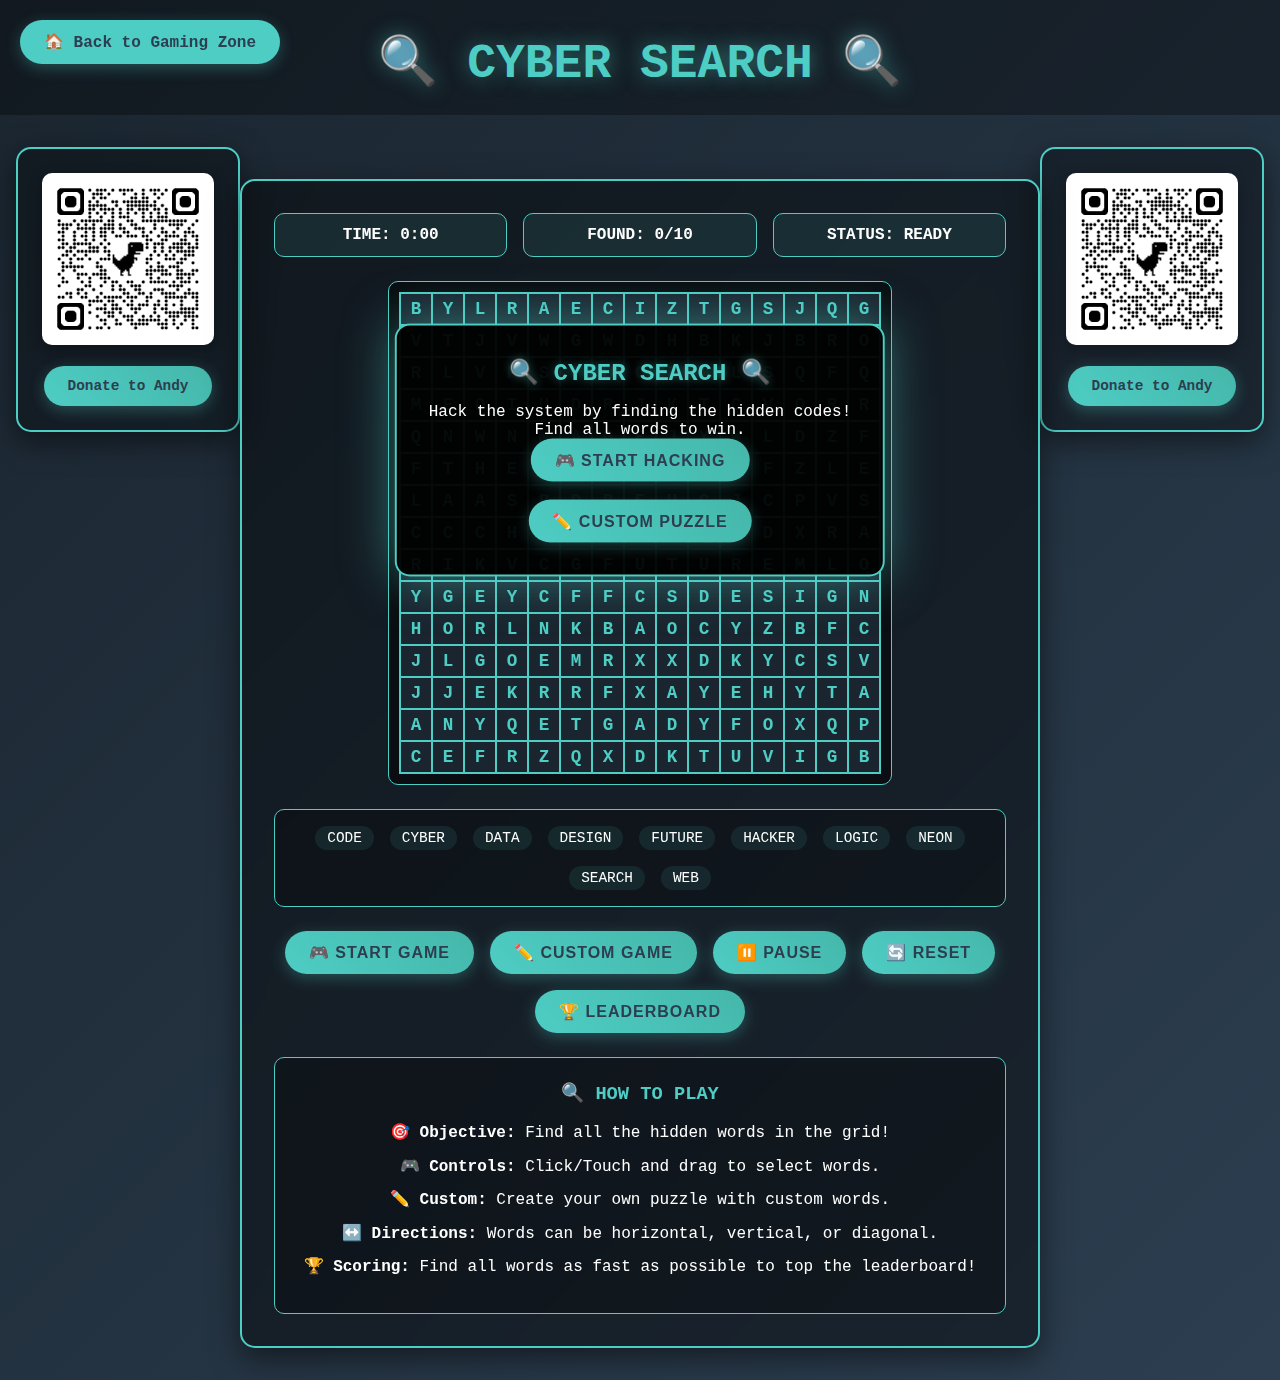
<file: public/games/cyber-search.html>
<!DOCTYPE html>
<html lang="en">

<head>
    <meta charset='UTF-8'>
    <meta name='viewport' content='width=device-width, initial-scale=1.0'>

    <!-- Primary Meta Tags -->
    <title>Cyber Search - Futuristic Word Puzzle | Andy's Epic Gaming Zone</title>
    <meta name='title' content='Cyber Search - Futuristic Word Puzzle'>
    <meta name='description'
        content='Hack the system by finding hidden words in this futuristic grid! Test your pattern recognition skills.'>
    <meta name='keywords' content='word search, puzzle game, cyber game, word puzzle, brain teaser'>
    <meta name='robots' content='index, follow'>
    <meta name='language' content='English'>
    <meta name='author' content='Andy Fitzgerald'>

    <!-- Open Graph / Facebook -->
    <meta property='og:type' content='website'>
    <meta property='og:url' content='https://andy-fitzgerald.com/games/cyber-search.html'>
    <meta property='og:title' content='Cyber Search - Futuristic Word Puzzle'>
    <meta property='og:description'
        content='Hack the system by finding hidden words in this futuristic grid! Test your pattern recognition skills.'>
    <meta property='og:image' content='https://andy-fitzgerald.com/images/andy_my529.png'>
    <meta property='og:site_name' content='Andy\' s Epic Gaming Zone'>

    <!-- Twitter -->
    <meta property='twitter:card' content='summary_large_image'>
    <meta property='twitter:url' content='https://andy-fitzgerald.com/games/cyber-search.html'>
    <meta property='twitter:title' content='Cyber Search - Futuristic Word Puzzle'>
    <meta property='twitter:description'
        content='Hack the system by finding hidden words in this futuristic grid! Test your pattern recognition skills.'>
    <meta property='twitter:image' content='https://andy-fitzgerald.com/images/andy_my529.png'>

    <!-- Favicon -->
    <link rel='icon' type='image/png' href='/favicon.png'>
    <link rel='apple-touch-icon' href='/favicon.png'>

    <!-- Canonical URL -->
    <link rel='canonical' href='https://andy-fitzgerald.com/games/cyber-search.html'>

    <!-- Stylesheets -->
    <link rel='stylesheet' href='../css/styles.css'>

    <!-- Structured Data -->
    <script type="application/ld+json">
  {
    "@context": "https://schema.org",
    "@type": "Game",
    "name": "Cyber Search",
    "description": "Hack the system by finding hidden words in this futuristic grid! Test your pattern recognition skills.",
    "url": "https://andy-fitzgerald.com/games/cyber-search.html",
    "genre": "Puzzle",
    "gamePlatform": "Web Browser",
    "operatingSystem": "Any",
    "applicationCategory": "Game",
    "offers": {
      "@type": "Offer",
      "price": "0",
      "priceCurrency": "USD"
    },
    "author": {
      "@type": "Person",
      "name": "Andy Fitzgerald"
    },
    "publisher": {
      "@type": "Organization",
      "name": "Andy's Epic Gaming Zone",
      "url": "https://andy-fitzgerald.com"
    },
    "isPartOf": {
      "@type": "WebSite",
      "name": "Andy's Epic Gaming Zone",
      "url": "https://andy-fitzgerald.com"
    }
  }
  </script>
    <style>
        :root {
            --primary-color: #4ecdc4;
            --secondary-color: #45b7aa;
            --accent-color: #96ceb4;
            --text-color: #ffffff;
            --bg-dark: #2c3e50;
            --bg-darker: #1a252f;
            --grid-bg: #111;
            --cell-hover: #2c3e50;
            --cell-selected: #4ecdc4;
            --cell-found: #45b7aa;
        }

        * {
            margin: 0;
            padding: 0;
            box-sizing: border-box;
        }

        body {
            font-family: 'Courier New', monospace;
            background: linear-gradient(135deg, var(--bg-darker) 0%, var(--bg-dark) 100%);
            color: var(--text-color);
            min-height: 100vh;
            overflow-x: hidden;
        }

        .back-button {
            position: fixed;
            top: 20px;
            left: 20px;
            background: var(--primary-color);
            color: var(--bg-dark);
            text-decoration: none;
            padding: 0.75rem 1.5rem;
            border-radius: 25px;
            font-weight: bold;
            transition: all 0.3s ease;
            z-index: 100;
            box-shadow: 0 4px 15px rgba(78, 205, 196, 0.3);
        }

        .back-button:hover {
            background: var(--secondary-color);
            transform: translateY(-2px);
            box-shadow: 0 6px 20px rgba(78, 205, 196, 0.4);
        }

        .game-header {
            text-align: center;
            padding: 2rem 1rem 1rem;
            background: rgba(0, 0, 0, 0.3);
            margin-bottom: 2rem;
        }

        .game-header h1 {
            font-size: 3rem;
            color: var(--primary-color);
            text-shadow: 0 0 20px rgba(78, 205, 196, 0.5);
            margin-bottom: 0.5rem;
        }

        .main-wrapper {
            display: flex;
            justify-content: space-between;
            align-items: flex-start;
            min-height: calc(100vh - 200px);
            padding: 0 1rem;
            max-width: 1400px;
            margin: 0 auto;
        }

        .game-container {
            background: rgba(0, 0, 0, 0.4);
            border-radius: 15px;
            padding: 2rem;
            box-shadow: 0 10px 30px rgba(0, 0, 0, 0.5);
            border: 2px solid var(--primary-color);
            max-width: 800px;
            width: 100%;
            flex: 0 0 auto;
            display: flex;
            flex-direction: column;
            align-items: center;
        }

        .sidebar {
            width: 250px;
            background: rgba(0, 0, 0, 0.3);
            border-radius: 15px;
            padding: 1.5rem;
            border: 2px solid var(--primary-color);
            box-shadow: 0 10px 30px rgba(0, 0, 0, 0.5);
            text-align: center;
            height: fit-content;
        }

        .sidebar-image {
            width: 100%;
            max-width: 200px;
            height: auto;
            border-radius: 10px;
            margin-bottom: 1rem;
            box-shadow: 0 5px 15px rgba(0, 0, 0, 0.3);
        }

        .donate-link {
            display: inline-block;
            background: linear-gradient(45deg, var(--primary-color), var(--secondary-color));
            color: var(--bg-dark);
            text-decoration: none;
            padding: 0.75rem 1.5rem;
            border-radius: 25px;
            font-weight: bold;
            font-size: 0.9rem;
            transition: all 0.3s ease;
            box-shadow: 0 4px 15px rgba(78, 205, 196, 0.3);
        }

        .donate-link:hover {
            transform: translateY(-2px);
            box-shadow: 0 6px 20px rgba(78, 205, 196, 0.4);
        }

        .game-info {
            display: grid;
            grid-template-columns: repeat(3, 1fr);
            gap: 1rem;
            margin-bottom: 1.5rem;
            text-align: center;
            width: 100%;
        }

        .info-item {
            background: rgba(78, 205, 196, 0.1);
            padding: 0.75rem;
            border-radius: 10px;
            border: 1px solid var(--primary-color);
            font-weight: bold;
        }

        /* Word Search Specific Styles */
        .game-area {
            position: relative;
            margin-bottom: 1.5rem;
            padding: 10px;
            background: rgba(0, 0, 0, 0.5);
            border-radius: 10px;
            border: 1px solid var(--primary-color);
        }

        .grid-container {
            display: grid;
            gap: 2px;
            background-color: var(--primary-color);
            border: 2px solid var(--primary-color);
            user-select: none;
            touch-action: none;
        }

        .grid-cell {
            width: 30px;
            height: 30px;
            display: flex;
            align-items: center;
            justify-content: center;
            font-weight: bold;
            background-color: var(--bg-darker);
            color: var(--primary-color);
            cursor: pointer;
            transition: background-color 0.1s;
            font-size: 1.1rem;
        }

        .grid-cell:hover {
            background-color: var(--cell-hover);
        }

        .grid-cell.selected {
            background-color: var(--cell-selected);
            color: var(--bg-darker);
        }

        .grid-cell.found {
            background-color: var(--cell-found);
            color: var(--bg-darker);
            opacity: 0.8;
        }

        .word-list {
            display: flex;
            flex-wrap: wrap;
            gap: 1rem;
            justify-content: center;
            margin-bottom: 1.5rem;
            width: 100%;
            padding: 1rem;
            background: rgba(0, 0, 0, 0.3);
            border-radius: 10px;
            border: 1px solid var(--primary-color);
        }

        .word-item {
            padding: 0.25rem 0.75rem;
            border-radius: 15px;
            background: rgba(78, 205, 196, 0.1);
            color: var(--text-color);
            font-size: 0.9rem;
            transition: all 0.3s;
        }

        .word-item.found {
            background: var(--secondary-color);
            color: var(--bg-dark);
            text-decoration: line-through;
            opacity: 0.7;
        }

        .controls {
            display: flex;
            justify-content: center;
            gap: 1rem;
            margin-bottom: 1.5rem;
            flex-wrap: wrap;
        }

        .game-button {
            background: linear-gradient(45deg, var(--primary-color), var(--secondary-color));
            color: var(--bg-dark);
            border: none;
            padding: 0.75rem 1.5rem;
            border-radius: 25px;
            font-weight: bold;
            font-size: 1rem;
            cursor: pointer;
            transition: all 0.3s ease;
            box-shadow: 0 4px 15px rgba(78, 205, 196, 0.3);
        }

        .game-button:hover {
            transform: translateY(-2px);
            box-shadow: 0 6px 20px rgba(78, 205, 196, 0.4);
        }

        .instructions {
            background: rgba(0, 0, 0, 0.3);
            padding: 1.5rem;
            border-radius: 10px;
            border: 1px solid var(--primary-color);
            text-align: center;
            width: 100%;
        }

        .instructions h3 {
            color: var(--primary-color);
            margin-bottom: 1rem;
        }

        .instructions p {
            margin-bottom: 0.5rem;
            line-height: 1.6;
        }

        .game-start,
        .game-over {
            position: fixed;
            top: 50%;
            left: 50%;
            transform: translate(-50%, -50%);
            background: rgba(0, 0, 0, 0.95);
            padding: 2rem;
            border-radius: 15px;
            text-align: center;
            border: 2px solid var(--primary-color);
            z-index: 150;
            min-width: 300px;
            box-shadow: 0 0 50px rgba(78, 205, 196, 0.5);
        }

        .game-start h2,
        .game-over h2 {
            color: var(--primary-color);
            margin-bottom: 1rem;
            text-shadow: 0 0 10px rgba(78, 205, 196, 0.5);
        }

        .leaderboard {
            position: fixed;
            top: 50%;
            left: 50%;
            transform: translate(-50%, -50%);
            background: rgba(0, 0, 0, 0.95);
            padding: 2rem;
            border-radius: 15px;
            text-align: center;
            border: 2px solid var(--primary-color);
            display: none;
            z-index: 200;
            min-width: 400px;
            max-width: 90vw;
            box-shadow: 0 0 50px rgba(78, 205, 196, 0.5);
            max-height: 80vh;
            overflow-y: auto;
        }

        .leaderboard h2 {
            color: var(--primary-color);
            margin-bottom: 1.5rem;
            text-shadow: 0 0 10px var(--primary-color);
        }

        .leaderboard-list {
            margin: 1rem 0;
            text-align: left;
        }

        .leaderboard-entry {
            display: flex;
            justify-content: space-between;
            padding: 0.5rem;
            margin: 0.25rem 0;
            background: rgba(78, 205, 196, 0.1);
            border-radius: 5px;
            border-left: 3px solid var(--primary-color);
        }

        .leaderboard-entry.new-score {
            background: rgba(255, 170, 0, 0.2);
            border-left-color: #ffaa00;
            animation: glow 2s ease-in-out infinite alternate;
        }

        .high-score-input {
            position: fixed;
            top: 50%;
            left: 50%;
            transform: translate(-50%, -50%);
            background: rgba(0, 0, 0, 0.95);
            padding: 2rem;
            border-radius: 15px;
            text-align: center;
            border: 2px solid #ffaa00;
            z-index: 300;
            min-width: 350px;
            box-shadow: 0 0 50px rgba(255, 170, 0, 0.5);
        }

        .high-score-input h2 {
            color: #ffaa00;
            margin-bottom: 1rem;
            text-shadow: 0 0 10px #ffaa00;
        }

        @keyframes glow {
            from {
                box-shadow: 0 0 5px rgba(78, 205, 196, 0.5);
            }

            to {
                box-shadow: 0 0 20px rgba(78, 205, 196, 0.8);
            }
        }

        @media (max-width: 1200px) {
            .sidebar {
                display: none;
            }

            .main-wrapper {
                justify-content: center;
            }
        }

        @media (max-width: 768px) {
            .game-header h1 {
                font-size: 2rem;
            }

            .game-info {
                gap: 0.5rem;
            }

            .controls {
                flex-direction: column;
                align-items: center;
            }

            .back-button {
                position: static;
                display: block;
                margin: 1rem auto;
                width: fit-content;
            }

            .grid-cell {
                width: 20px;
                height: 20px;
                font-size: 0.8rem;
            }
        }
    </style>
</head>

<body>
    <a href="../index.html" class="back-button">🏠 Back to Gaming Zone</a>

    <div class="game-header">
        <h1>🔍 CYBER SEARCH 🔍</h1>
    </div>

    <div class="main-wrapper">
        <!-- Left Sidebar -->
        <div class="sidebar">
            <img src="../images/andy_my529.png" alt="Andy's 529 Plan" class="sidebar-image">
            <a href="https://gift.my529.org/LPXR40" target="_blank" class="donate-link">Donate to Andy</a>
        </div>

        <div class="game-container">

            <div class="game-info">
                <div class="info-item">
                    TIME: <span id="timer">0:00</span>
                </div>
                <div class="info-item">
                    FOUND: <span id="found-count">0</span>/<span id="total-count">0</span>
                </div>
                <div class="info-item">
                    STATUS: <span id="status">READY</span>
                </div>
            </div>

            <div class="game-area">
                <div id="grid" class="grid-container">
                    <!-- Grid generated by JS -->
                </div>
            </div>

            <div class="word-list" id="word-list">
                <!-- Words generated by JS -->
            </div>

            <div class="controls">
                <button class="game-button" onclick="startGame()">🎮 START GAME</button>
                <button class="game-button" onclick="showCustomInput()">✏️ CUSTOM GAME</button>
                <button class="game-button" onclick="pauseGame()">⏸️ PAUSE</button>
                <button class="game-button" onclick="resetGame()">🔄 RESET</button>
                <button class="game-button" onclick="showLeaderboard()">🏆 LEADERBOARD</button>
            </div>

            <div class="instructions">
                <h3>🔍 HOW TO PLAY</h3>
                <p><strong>🎯 Objective:</strong> Find all the hidden words in the grid!</p>
                <p><strong>🎮 Controls:</strong> Click/Touch and drag to select words.</p>
                <p><strong>✏️ Custom:</strong> Create your own puzzle with custom words.</p>
                <p><strong>↔️ Directions:</strong> Words can be horizontal, vertical, or diagonal.</p>
                <p><strong>🏆 Scoring:</strong> Find all words as fast as possible to top the leaderboard!</p>
            </div>
        </div>

        <!-- Right Sidebar -->
        <div class="sidebar">
            <img src="../images/andy_my529.png" alt="Andy's 529 Plan" class="sidebar-image">
            <a href="https://gift.my529.org/LPXR40" target="_blank" class="donate-link">Donate to Andy</a>
        </div>
    </div>

    <div class="game-start" id="gameStart">
        <h2>🔍 CYBER SEARCH 🔍</h2>
        <p>Hack the system by finding the hidden codes!</p>
        <p>Find all words to win.</p>
        <button class="game-button" onclick="startGame()">🎮 START HACKING</button>
        <br><br>
        <button class="game-button" onclick="showCustomInput()">✏️ CUSTOM PUZZLE</button>
    </div>

    <div class="game-over" id="gameOver" style="display: none;">
        <h2>🎉 SYSTEM HACKED! 🎉</h2>
        <p>Access Granted.</p>
        <p>Time: <span id="finalTime">0:00</span></p>
        <button class="game-button" onclick="resetGame()">🔄 PLAY AGAIN</button>
    </div>

    <!-- Leaderboard Modal -->
    <div class="leaderboard" id="leaderboard">
        <h2>🏆 FASTEST HACKERS 🏆</h2>
        <div class="leaderboard-list" id="leaderboardList">
            <!-- Leaderboard entries will be populated here -->
        </div>
        <button class="game-button" onclick="hideLeaderboard()">✖️ CLOSE</button>
    </div>

    <!-- High Score Input Modal -->
    <div class="high-score-input" id="highScoreInput" style="display: none;">
        <h2>🏆 NEW RECORD! 🏆</h2>
        <p>You are among the fastest hackers!</p>
        <p>Time: <span id="newHighTime">0:00</span></p>
        <input type="text" id="playerName" placeholder="Enter your name" maxlength="15"
            style="padding: 0.5rem; margin: 1rem; border-radius: 5px; border: 1px solid #4ecdc4; background: rgba(0,0,0,0.8); color: white; text-align: center;">
        <br>
        <button class="game-button" onclick="submitScore()">🏆 SUBMIT</button>
    </div>

    <!-- Custom Input Modal -->
    <div class="high-score-input" id="customInputModal" style="display: none;">
        <h2>✏️ CUSTOM PUZZLE ✏️</h2>
        <p>Enter words separated by commas or new lines.</p>
        <p style="font-size: 0.8rem; color: #999;">(Min 3 chars, Max 15 chars)</p>
        <textarea id="customWordsInput" rows="5"
            style="width: 100%; padding: 0.5rem; margin: 1rem 0; border-radius: 5px; border: 1px solid #4ecdc4; background: rgba(0,0,0,0.8); color: white; font-family: monospace;"
            placeholder="REACT, JAVASCRIPT, CODE..."></textarea>
        <br>
        <button class="game-button" onclick="startCustomGame()">🎮 GENERATE GRID</button>
        <button class="game-button" onclick="hideCustomInput()" style="background: #666;">✖️ CANCEL</button>
    </div>

    <script>
        // Constants
        const GRID_SIZE = 15;
        const DIRECTIONS = [
            [0, 1], [1, 0], [1, 1], [-1, 1], [0, -1], [1, -1], [-1, -1], [-1, 0]
        ];
        const DEFAULT_WORDS = [
            'REACT', 'JAVASCRIPT', 'PUZZLE', 'LOGIC', 'DESIGN', 'STYLE', 'SEARCH',
            'CYBER', 'FUTURE', 'NEON', 'CODE', 'HACKER', 'SYSTEM', 'DATA', 'WEB'
        ];

        // State
        let gameState = 'start'; // start, playing, paused, won
        let grid = [];
        let words = [];
        let foundWords = [];
        let selection = { start: null, end: null, active: false };
        let startTime = null;
        let elapsedTime = 0;
        let timerInterval = null;
        let allPlacedCoords = {};
        let isCustomGame = false;

        // DOM Elements
        const gridEl = document.getElementById('grid');
        const wordListEl = document.getElementById('word-list');
        const timerEl = document.getElementById('timer');
        const foundCountEl = document.getElementById('found-count');
        const totalCountEl = document.getElementById('total-count');
        const statusEl = document.getElementById('status');

        // --- Grid Generation ---
        function generateGrid(wordList) {
            let newGrid = Array(GRID_SIZE).fill(null).map(() => Array(GRID_SIZE).fill(''));
            const placedWords = [];
            allPlacedCoords = {};

            // Randomize word list and pick up to 10 words
            // If custom game, try to use all words provided (up to a reasonable limit)
            let selectedWords = [];
            if (isCustomGame) {
                selectedWords = wordList.slice(0, 15).sort((a, b) => b.length - a.length);
            } else {
                const shuffled = [...wordList].sort(() => 0.5 - Math.random());
                selectedWords = shuffled.slice(0, 10).sort((a, b) => b.length - a.length);
            }

            for (const word of selectedWords) {
                let placed = false;
                let attempts = 0;
                const maxAttempts = 100;

                while (!placed && attempts < maxAttempts) {
                    const direction = DIRECTIONS[Math.floor(Math.random() * DIRECTIONS.length)];
                    const [rowDir, colDir] = direction;
                    const startRow = Math.floor(Math.random() * GRID_SIZE);
                    const startCol = Math.floor(Math.random() * GRID_SIZE);

                    let canPlace = true;
                    let r = startRow;
                    let c = startCol;

                    // Check bounds and collisions
                    for (let i = 0; i < word.length; i++) {
                        if (r < 0 || r >= GRID_SIZE || c < 0 || c >= GRID_SIZE || (newGrid[r][c] !== '' && newGrid[r][c] !== word[i])) {
                            canPlace = false;
                            break;
                        }
                        r += rowDir;
                        c += colDir;
                    }

                    if (canPlace) {
                        r = startRow;
                        c = startCol;
                        const path = [];
                        for (let i = 0; i < word.length; i++) {
                            newGrid[r][c] = word[i];
                            path.push({ r, c });
                            r += rowDir;
                            c += colDir;
                        }
                        placed = true;
                        placedWords.push(word);
                        allPlacedCoords[word] = path;
                    }
                    attempts++;
                }
            }

            // Fill empty spaces
            const letters = 'ABCDEFGHIJKLMNOPQRSTUVWXYZ';
            for (let r = 0; r < GRID_SIZE; r++) {
                for (let c = 0; c < GRID_SIZE; c++) {
                    if (newGrid[r][c] === '') {
                        newGrid[r][c] = letters[Math.floor(Math.random() * letters.length)];
                    }
                }
            }

            return { grid: newGrid, placedWords: placedWords.sort() };
        }

        // --- Game Logic ---

        function initGame(customWords = null) {
            isCustomGame = !!customWords;
            const wordSource = customWords || DEFAULT_WORDS;

            const result = generateGrid(wordSource);
            grid = result.grid;
            words = result.placedWords;
            foundWords = [];
            selection = { start: null, end: null, active: false };
            elapsedTime = 0;

            if (isCustomGame && words.length < customWords.length) {
                alert(`Could only place ${words.length} out of ${customWords.length} words.`);
            }

            renderGrid();
            renderWordList();
            updateUI();
        }

        function startGame() {
            if (gameState === 'playing') return;

            initGame();
            gameState = 'playing';
            startTime = Date.now();

            document.getElementById('gameStart').style.display = 'none';
            document.getElementById('gameOver').style.display = 'none';
            document.getElementById('highScoreInput').style.display = 'none';
            document.getElementById('customInputModal').style.display = 'none';

            if (timerInterval) clearInterval(timerInterval);
            timerInterval = setInterval(() => {
                elapsedTime = Date.now() - startTime;
                timerEl.textContent = formatTime(elapsedTime);
            }, 1000);

            statusEl.textContent = 'HACKING...';
            statusEl.style.color = '#4ecdc4';
        }

        function showCustomInput() {
            document.getElementById('customInputModal').style.display = 'block';
            document.getElementById('gameStart').style.display = 'none';
        }

        function hideCustomInput() {
            document.getElementById('customInputModal').style.display = 'none';
            if (gameState === 'start') {
                document.getElementById('gameStart').style.display = 'block';
            }
        }

        function startCustomGame() {
            const input = document.getElementById('customWordsInput').value;
            const customWords = input.toUpperCase().split(/[\n,]+/)
                .map(w => w.trim().replace(/[^A-Z]/g, ''))
                .filter(w => w.length >= 3 && w.length <= 15);

            if (customWords.length === 0) {
                alert('Please enter at least one valid word (3-15 letters).');
                return;
            }

            initGame(customWords);
            gameState = 'playing';
            startTime = Date.now();

            document.getElementById('customInputModal').style.display = 'none';
            document.getElementById('gameStart').style.display = 'none';
            document.getElementById('gameOver').style.display = 'none';

            if (timerInterval) clearInterval(timerInterval);
            timerInterval = setInterval(() => {
                elapsedTime = Date.now() - startTime;
                timerEl.textContent = formatTime(elapsedTime);
            }, 1000);

            statusEl.textContent = 'CUSTOM HACK...';
            statusEl.style.color = '#ffaa00';
        }

        function pauseGame() {
            if (gameState === 'playing') {
                gameState = 'paused';
                clearInterval(timerInterval);
                statusEl.textContent = 'PAUSED';
                statusEl.style.color = '#ffaa00';
                // Blur grid?
                gridEl.style.opacity = '0.3';
            } else if (gameState === 'paused') {
                gameState = 'playing';
                startTime = Date.now() - elapsedTime;
                timerInterval = setInterval(() => {
                    elapsedTime = Date.now() - startTime;
                    timerEl.textContent = formatTime(elapsedTime);
                }, 1000);
                statusEl.textContent = 'HACKING...';
                statusEl.style.color = '#4ecdc4';
                gridEl.style.opacity = '1';
            }
        }

        function resetGame() {
            gameState = 'start';
            clearInterval(timerInterval);
            elapsedTime = 0;
            timerEl.textContent = '0:00';
            statusEl.textContent = 'READY';
            gridEl.style.opacity = '1';
            isCustomGame = false;

            document.getElementById('gameStart').style.display = 'block';
            document.getElementById('gameOver').style.display = 'none';
            document.getElementById('highScoreInput').style.display = 'none';
            document.getElementById('customInputModal').style.display = 'none';

            // Clear grid visuals
            initGame();
        }

        function checkWin() {
            if (foundWords.length === words.length) {
                gameState = 'won';
                clearInterval(timerInterval);
                statusEl.textContent = 'COMPLETED';

                // Check leaderboard only for standard game
                if (!isCustomGame && isHighScore(elapsedTime)) {
                    document.getElementById('newHighTime').textContent = formatTime(elapsedTime);
                    document.getElementById('highScoreInput').style.display = 'block';
                } else {
                    document.getElementById('finalTime').textContent = formatTime(elapsedTime);
                    document.getElementById('gameOver').style.display = 'block';
                }
            }
        }

        // --- Rendering ---

        function renderGrid() {
            gridEl.innerHTML = '';
            gridEl.style.gridTemplateColumns = `repeat(${GRID_SIZE}, 1fr)`;

            for (let r = 0; r < GRID_SIZE; r++) {
                for (let c = 0; c < GRID_SIZE; c++) {
                    const cell = document.createElement('div');
                    cell.className = 'grid-cell';
                    cell.textContent = grid[r][c];
                    cell.dataset.r = r;
                    cell.dataset.c = c;

                    // Event Listeners
                    cell.onmousedown = (e) => handleStart(r, c, e);
                    cell.onmouseenter = (e) => handleMove(r, c, e);
                    cell.ontouchstart = (e) => handleStart(r, c, e);
                    // Touch move is handled globally

                    gridEl.appendChild(cell);
                }
            }
        }

        function renderWordList() {
            wordListEl.innerHTML = '';
            words.forEach(word => {
                const div = document.createElement('div');
                div.className = 'word-item';
                if (foundWords.includes(word)) {
                    div.classList.add('found');
                }
                div.textContent = word;
                wordListEl.appendChild(div);
            });
        }

        function updateUI() {
            foundCountEl.textContent = foundWords.length;
            totalCountEl.textContent = words.length;
        }

        function updateGridSelection() {
            // Clear previous selection
            const cells = document.querySelectorAll('.grid-cell');
            cells.forEach(cell => {
                cell.classList.remove('selected');
                // Keep found status
            });

            // Highlight found words
            foundWords.forEach(word => {
                const path = allPlacedCoords[word];
                path.forEach(pos => {
                    const index = pos.r * GRID_SIZE + pos.c;
                    if (cells[index]) cells[index].classList.add('found');
                });
            });

            // Highlight current selection
            if (selection.active && selection.start && selection.end) {
                const selectedCells = getSelectedCells(selection.start, selection.end);
                selectedCells.forEach(pos => {
                    const index = pos.r * GRID_SIZE + pos.c;
                    if (cells[index]) cells[index].classList.add('selected');
                });
            }
        }

        // --- Interaction ---

        function handleStart(r, c, e) {
            if (gameState !== 'playing') return;
            if (e.type === 'touchstart') e.preventDefault(); // Prevent scroll
            selection.active = true;
            selection.start = { r, c };
            selection.end = { r, c };
            updateGridSelection();
        }

        function handleMove(r, c, e) {
            if (!selection.active) return;
            selection.end = { r, c };
            updateGridSelection();
        }

        function handleEnd() {
            if (!selection.active) return;

            const word = getSelectedWord(selection.start, selection.end);
            if (words.includes(word) && !foundWords.includes(word)) {
                foundWords.push(word);
                renderWordList();
                updateUI();
                checkWin();
            }

            selection.active = false;
            selection.start = null;
            selection.end = null;
            updateGridSelection();
        }

        // Global touch move handler
        document.addEventListener('touchmove', (e) => {
            if (!selection.active) return;
            e.preventDefault();
            const touch = e.touches[0];
            const element = document.elementFromPoint(touch.clientX, touch.clientY);
            if (element && element.classList.contains('grid-cell')) {
                const r = parseInt(element.dataset.r);
                const c = parseInt(element.dataset.c);
                handleMove(r, c);
            }
        }, { passive: false });

        document.addEventListener('mouseup', handleEnd);
        document.addEventListener('touchend', handleEnd);

        // --- Helpers ---

        function getSelectedCells(start, end) {
            const dr = end.r - start.r;
            const dc = end.c - start.c;
            if (dr === 0 && dc === 0) return [{ r: start.r, c: start.c }];

            const angle = Math.atan2(dr, dc) * (180 / Math.PI);
            const snapAngle = Math.round(angle / 45) * 45;
            const snapRad = snapAngle * (Math.PI / 180);

            const length = Math.max(Math.abs(dr), Math.abs(dc));

            let stepR = Math.round(Math.sin(snapRad));
            let stepC = Math.round(Math.cos(snapRad));

            // Fix for 0 step
            if (Math.abs(Math.sin(snapRad)) < 0.1) stepR = 0;
            if (Math.abs(Math.cos(snapRad)) < 0.1) stepC = 0;

            const cells = [];
            let r = start.r;
            let c = start.c;

            // Limit length to grid size to prevent infinite loops if something goes wrong
            for (let i = 0; i <= length && i < GRID_SIZE * 2; i++) {
                if (r >= 0 && r < GRID_SIZE && c >= 0 && c < GRID_SIZE) {
                    cells.push({ r, c });
                }
                r += stepR;
                c += stepC;
            }
            return cells;
        }

        function getSelectedWord(start, end) {
            const cells = getSelectedCells(start, end);
            return cells.map(pos => grid[pos.r][pos.c]).join('');
        }

        function formatTime(ms) {
            const totalSeconds = Math.floor(ms / 1000);
            const m = Math.floor(totalSeconds / 60);
            const s = totalSeconds % 60;
            return `${m}:${s.toString().padStart(2, '0')}`;
        }

        // --- Leaderboard ---
        let leaderboard = [];
        let newScoreIndex = -1;

        function loadLeaderboard() {
            const saved = localStorage.getItem('cyberSearchLeaderboard');
            if (saved) {
                leaderboard = JSON.parse(saved);
            } else {
                leaderboard = [
                    { name: 'NEO', time: 30000 },
                    { name: 'TRINITY', time: 45000 },
                    { name: 'MORPHEUS', time: 60000 },
                    { name: 'CIPHER', time: 75000 },
                    { name: 'TANK', time: 90000 }
                ];
                saveLeaderboard();
            }
        }

        function saveLeaderboard() {
            localStorage.setItem('cyberSearchLeaderboard', JSON.stringify(leaderboard));
        }

        function isHighScore(time) {
            return leaderboard.length < 10 || time < leaderboard[leaderboard.length - 1].time;
        }

        function addToLeaderboard(name, time) {
            const entry = { name: name.toUpperCase(), time: time };
            leaderboard.push(entry);
            leaderboard.sort((a, b) => a.time - b.time); // Ascending time

            if (leaderboard.length > 10) {
                leaderboard = leaderboard.slice(0, 10);
            }

            newScoreIndex = leaderboard.findIndex(e => e.name === entry.name && e.time === entry.time);
            saveLeaderboard();
        }

        function showLeaderboard() {
            displayLeaderboard();
            document.getElementById('leaderboard').style.display = 'block';
        }

        function hideLeaderboard() {
            document.getElementById('leaderboard').style.display = 'none';
        }

        function displayLeaderboard() {
            const listElement = document.getElementById('leaderboardList');
            listElement.innerHTML = '';

            if (leaderboard.length === 0) {
                listElement.innerHTML = '<p>No scores yet!</p>';
                return;
            }

            leaderboard.forEach((entry, index) => {
                const entryDiv = document.createElement('div');
                entryDiv.className = 'leaderboard-entry';
                if (index === newScoreIndex) {
                    entryDiv.classList.add('new-score');
                }

                const rank = index + 1;
                let medal = '';
                if (rank === 1) medal = '🥇';
                else if (rank === 2) medal = '🥈';
                else if (rank === 3) medal = '🥉';
                else medal = `${rank}.`;

                entryDiv.innerHTML = `
                <span>${medal} ${entry.name}</span>
                <span>${formatTime(entry.time)}</span>
            `;

                listElement.appendChild(entryDiv);
            });
        }

        function submitScore() {
            const name = document.getElementById('playerName').value.trim();
            if (!name) {
                alert('Please enter your name!');
                return;
            }

            addToLeaderboard(name, elapsedTime);
            document.getElementById('highScoreInput').style.display = 'none';
            showLeaderboard();
        }

        // Init
        loadLeaderboard();
        initGame(); // Show initial grid in background
    </script>
</body>

</html>
</file>
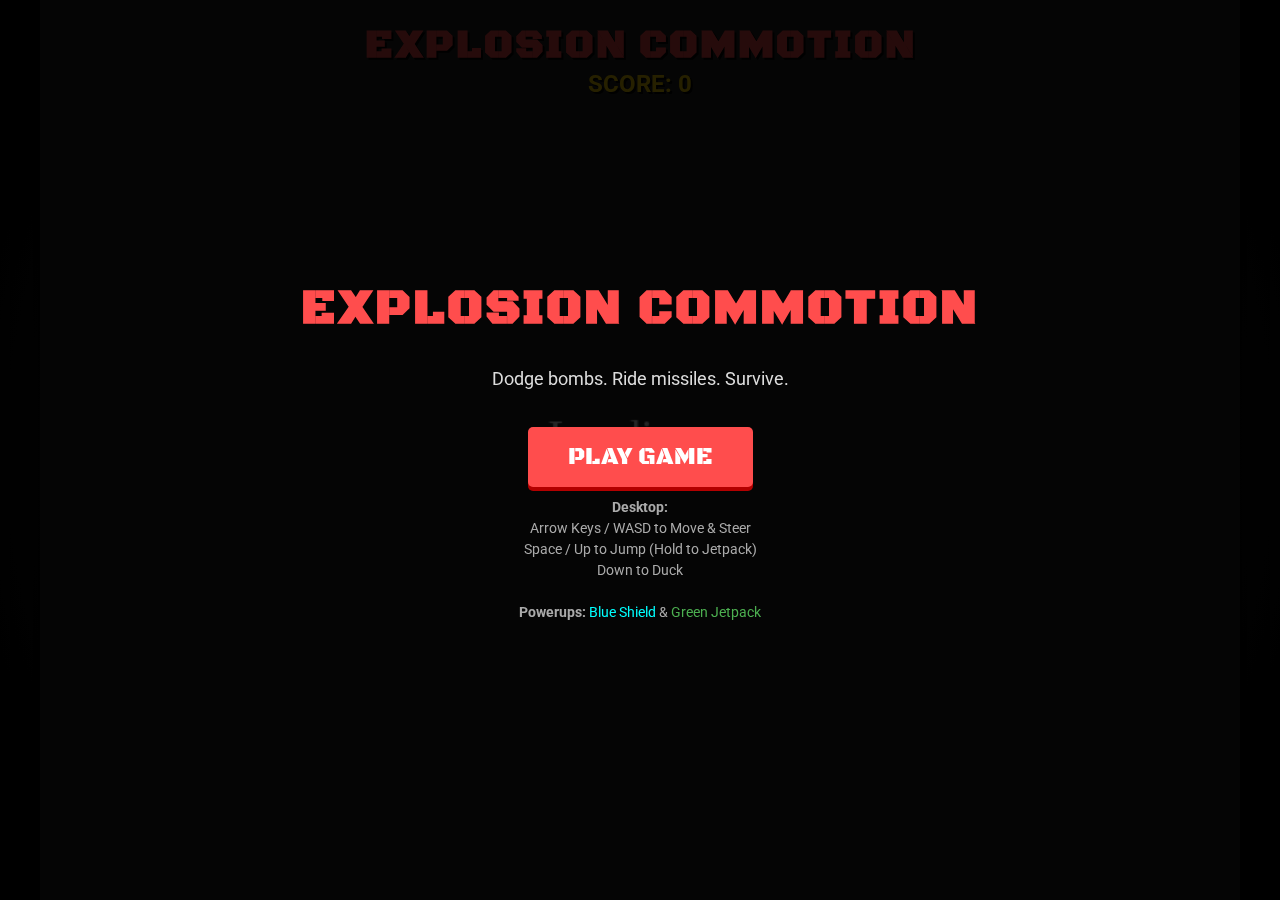
<file: public/games/Explosion-Commotion.html>
<!DOCTYPE html>
<html lang="en">

<head>
    <meta charset="UTF-8">
    <meta name="viewport" content="width=device-width, initial-scale=1.0, maximum-scale=1.0, user-scalable=no">
    <title>Explosion Commotion</title>
    <style>
        @import url('https://fonts.googleapis.com/css2?family=Black+Ops+One&family=Roboto:wght@400;700&display=swap');

        body {
            margin: 0;
            overflow: hidden;
            background-color: #1a1a1a;
            font-family: 'Roboto', sans-serif;
            touch-action: none;
            /* Prevent pull-to-refresh on mobile */
            user-select: none;
        }

        #game-container {
            position: relative;
            width: 100vw;
            height: 100vh;
            display: flex;
            justify-content: center;
            align-items: center;
            background: radial-gradient(circle at center, #2a2a2a, #000);
        }

        canvas {
            box-shadow: 0 0 20px rgba(0, 0, 0, 0.5);
            background-color: #222;
        }

        /* UI Overlay */
        #ui-layer {
            position: absolute;
            top: 0;
            left: 0;
            width: 100%;
            height: 100%;
            pointer-events: none;
            display: flex;
            flex-direction: column;
            justify-content: space-between;
        }

        #hud-top {
            display: flex;
            flex-direction: column;
            align-items: center;
            width: 100%;
            padding-top: 20px;
        }

        #score-board {
            text-align: center;
            color: #fff;
            text-shadow: 2px 2px 0 #000;
        }

        h1 {
            font-family: 'Black Ops One', cursive;
            margin: 0;
            font-size: 40px;
            color: #ff4d4d;
            letter-spacing: 2px;
        }

        #score-display {
            font-size: 24px;
            font-weight: bold;
            color: #ffd700;
        }

        /* Jetpack Fuel Bar */
        #fuel-container {
            width: 200px;
            height: 20px;
            background: rgba(0, 0, 0, 0.5);
            border: 2px solid #555;
            margin-top: 10px;
            border-radius: 10px;
            overflow: hidden;
            display: none;
            /* Hidden until jetpack acquired */
        }

        #fuel-bar {
            width: 100%;
            height: 100%;
            background: linear-gradient(90deg, #ff9800, #ff5722);
            width: 0%;
            transition: width 0.1s linear;
        }

        #fuel-label {
            color: #fff;
            font-size: 12px;
            margin-bottom: 2px;
            font-weight: bold;
            text-shadow: 1px 1px 0 #000;
            display: none;
        }

        #start-screen,
        #game-over-screen {
            position: absolute;
            top: 0;
            left: 0;
            width: 100%;
            height: 100%;
            background: rgba(0, 0, 0, 0.85);
            display: flex;
            flex-direction: column;
            justify-content: center;
            align-items: center;
            color: white;
            z-index: 10;
            pointer-events: auto;
        }

        .hidden {
            display: none !important;
        }

        .btn {
            background: #ff4d4d;
            border: none;
            padding: 15px 40px;
            font-size: 24px;
            color: white;
            font-family: 'Black Ops One', cursive;
            cursor: pointer;
            margin-top: 20px;
            border-radius: 5px;
            transition: transform 0.1s, background 0.2s;
            box-shadow: 0 4px 0 #b30000;
        }

        .btn:active {
            transform: translateY(4px);
            box-shadow: none;
        }

        .btn:hover {
            background: #ff6666;
        }

        /* Mobile Controls */
        #mobile-controls {
            display: none;
            /* Shown via JS on touch devices */
            width: 100%;
            height: 160px;
            padding-bottom: 10px;
            pointer-events: auto;
            justify-content: space-between;
            align-items: center;
            padding: 0 20px;
            box-sizing: border-box;
        }

        .control-btn {
            width: 60px;
            height: 60px;
            background: rgba(255, 255, 255, 0.1);
            border: 2px solid rgba(255, 255, 255, 0.3);
            border-radius: 50%;
            display: flex;
            justify-content: center;
            align-items: center;
            font-size: 24px;
            color: white;
            user-select: none;
            touch-action: none;
        }

        .control-btn.action {
            width: 80px;
            height: 80px;
            background: rgba(255, 77, 77, 0.2);
            border-color: rgba(255, 77, 77, 0.5);
            font-size: 18px;
            font-weight: bold;
        }

        .control-btn:active {
            background: rgba(255, 255, 255, 0.3);
        }

        /* D-Pad Layout */
        .d-pad-grid {
            display: grid;
            grid-template-columns: 60px 60px 60px;
            grid-template-rows: 60px 60px;
            gap: 5px;
        }

        #btn-up {
            grid-column: 2;
            grid-row: 1;
        }

        #btn-left {
            grid-column: 1;
            grid-row: 2;
        }

        #btn-down {
            grid-column: 2;
            grid-row: 2;
        }

        #btn-right {
            grid-column: 3;
            grid-row: 2;
        }

        /* Instructions */
        .instructions {
            margin-top: 10px;
            color: #aaa;
            font-size: 14px;
            text-align: center;
            max-width: 300px;
            line-height: 1.5;
        }
    </style>
</head>

<body>

    <div id="game-container">
        <canvas id="gameCanvas"></canvas>

        <div id="ui-layer">
            <div id="hud-top">
                <div id="score-board">
                    <h1>EXPLOSION COMMOTION</h1>
                    <div id="score-display">SCORE: 0</div>
                </div>
                <div id="fuel-label">JETPACK FUEL</div>
                <div id="fuel-container">
                    <div id="fuel-bar"></div>
                </div>
            </div>

            <div id="mobile-controls">
                <div class="d-pad-grid">
                    <div class="control-btn" id="btn-up">↑</div>
                    <div class="control-btn" id="btn-left">←</div>
                    <div class="control-btn" id="btn-down">↓</div>
                    <div class="control-btn" id="btn-right">→</div>
                </div>
                <div class="control-btn action" id="btn-jump">JUMP</div>
            </div>
        </div>

        <div id="start-screen">
            <h1 style="font-size: 50px; margin-bottom: 10px;">EXPLOSION COMMOTION</h1>
            <p style="font-size: 18px; color: #ddd;">Dodge bombs. Ride missiles. Survive.</p>
            <button class="btn" id="start-btn">PLAY GAME</button>
            <div class="instructions">
                <strong>Desktop:</strong><br>
                Arrow Keys / WASD to Move & Steer<br>
                Space / Up to Jump (Hold to Jetpack)<br>
                Down to Duck<br><br>
                <strong>Powerups:</strong> <span style="color:#00ffff">Blue Shield</span> & <span
                    style="color:#4caf50">Green Jetpack</span>
            </div>
        </div>

        <div id="game-over-screen" class="hidden">
            <h1 style="color: #ff4d4d;">KABOOM!</h1>
            <p style="font-size: 24px;">FINAL SCORE: <span id="final-score">0</span></p>
            <p style="font-size: 16px; color: #aaa;">BEST: <span id="best-score">0</span></p>
            <button class="btn" id="restart-btn">TRY AGAIN</button>
        </div>
    </div>

    <script>
        // --- SOUND MANAGER (Synthesizer) ---
        const Sound = {
            ctx: null,
            init: function () {
                if (!this.ctx) {
                    this.ctx = new (window.AudioContext || window.webkitAudioContext)();
                }
                if (this.ctx.state === 'suspended') {
                    this.ctx.resume();
                }
            },
            playTone: function (freq, type, duration, vol = 0.1) {
                if (!this.ctx) return;
                const osc = this.ctx.createOscillator();
                const gain = this.ctx.createGain();
                osc.type = type;
                osc.frequency.setValueAtTime(freq, this.ctx.currentTime);
                gain.gain.setValueAtTime(vol, this.ctx.currentTime);
                gain.gain.exponentialRampToValueAtTime(0.01, this.ctx.currentTime + duration);
                osc.connect(gain);
                gain.connect(this.ctx.destination);
                osc.start();
                osc.stop(this.ctx.currentTime + duration);
            },
            playJump: function () {
                if (!this.ctx) return;
                const osc = this.ctx.createOscillator();
                const gain = this.ctx.createGain();
                osc.type = 'square';
                osc.frequency.setValueAtTime(150, this.ctx.currentTime);
                osc.frequency.linearRampToValueAtTime(300, this.ctx.currentTime + 0.1);
                gain.gain.setValueAtTime(0.1, this.ctx.currentTime);
                gain.gain.linearRampToValueAtTime(0, this.ctx.currentTime + 0.1);
                osc.connect(gain);
                gain.connect(this.ctx.destination);
                osc.start();
                osc.stop(this.ctx.currentTime + 0.1);
            },
            playExplosion: function (large = false) {
                if (!this.ctx) return;
                const bufferSize = this.ctx.sampleRate * (large ? 1.0 : 0.5);
                const buffer = this.ctx.createBuffer(1, bufferSize, this.ctx.sampleRate);
                const data = buffer.getChannelData(0);
                for (let i = 0; i < bufferSize; i++) {
                    data[i] = Math.random() * 2 - 1;
                }
                const noise = this.ctx.createBufferSource();
                noise.buffer = buffer;
                const gain = this.ctx.createGain();
                // Lowpass filter for muffled explosion sound
                const filter = this.ctx.createBiquadFilter();
                filter.type = 'lowpass';
                filter.frequency.value = 1000;

                gain.gain.setValueAtTime(0.3, this.ctx.currentTime);
                gain.gain.exponentialRampToValueAtTime(0.01, this.ctx.currentTime + (large ? 1.0 : 0.5));

                noise.connect(filter);
                filter.connect(gain);
                gain.connect(this.ctx.destination);
                noise.start();
            },
            playPowerup: function () {
                if (!this.ctx) return;
                const osc = this.ctx.createOscillator();
                const gain = this.ctx.createGain();
                osc.type = 'sine';
                osc.frequency.setValueAtTime(400, this.ctx.currentTime);
                osc.frequency.linearRampToValueAtTime(800, this.ctx.currentTime + 0.2);
                gain.gain.setValueAtTime(0.1, this.ctx.currentTime);
                gain.gain.linearRampToValueAtTime(0, this.ctx.currentTime + 0.2);
                osc.connect(gain);
                gain.connect(this.ctx.destination);
                osc.start();
                osc.stop(this.ctx.currentTime + 0.2);
            },
            playShieldBreak: function () {
                if (!this.ctx) return;
                const osc = this.ctx.createOscillator();
                const gain = this.ctx.createGain();
                osc.type = 'sawtooth';
                osc.frequency.setValueAtTime(300, this.ctx.currentTime);
                osc.frequency.linearRampToValueAtTime(100, this.ctx.currentTime + 0.3);
                gain.gain.setValueAtTime(0.1, this.ctx.currentTime);
                gain.gain.linearRampToValueAtTime(0, this.ctx.currentTime + 0.3);
                osc.connect(gain);
                gain.connect(this.ctx.destination);
                osc.start();
                osc.stop(this.ctx.currentTime + 0.3);
            },
            playJetpack: function () {
                // Creating a continuous noise loop is tricky without annoying the user
                // We'll use a short burst for each frame of thrust
                if (!this.ctx) return;
                const bufferSize = this.ctx.sampleRate * 0.1;
                const buffer = this.ctx.createBuffer(1, bufferSize, this.ctx.sampleRate);
                const data = buffer.getChannelData(0);
                for (let i = 0; i < bufferSize; i++) {
                    data[i] = Math.random() * 2 - 1;
                }
                const noise = this.ctx.createBufferSource();
                noise.buffer = buffer;
                const gain = this.ctx.createGain();
                const filter = this.ctx.createBiquadFilter();
                filter.type = 'bandpass';
                filter.frequency.value = 500;
                gain.gain.value = 0.05;
                noise.connect(filter);
                filter.connect(gain);
                gain.connect(this.ctx.destination);
                noise.start();
            }
        };


        // Game Constants
        const CANVAS_WIDTH = 800;
        const CANVAS_HEIGHT = 600;
        const GRAVITY = 0.8; // Balanced Gravity
        const FRICTION = 0.85; // Standard Friction
        const PLAYER_SPEED = 2.0; // Reduced speed
        const PLAYER_JUMP = -22; // Good jump height
        const GROUND_Y = 550;

        // DOM Elements
        const canvas = document.getElementById('gameCanvas');
        const ctx = canvas.getContext('2d');
        const scoreEl = document.getElementById('score-display');
        const startScreen = document.getElementById('start-screen');
        const gameOverScreen = document.getElementById('game-over-screen');
        const finalScoreEl = document.getElementById('final-score');
        const bestScoreEl = document.getElementById('best-score');
        const mobileControls = document.getElementById('mobile-controls');
        const fuelContainer = document.getElementById('fuel-container');
        const fuelBar = document.getElementById('fuel-bar');
        const fuelLabel = document.getElementById('fuel-label');

        // State
        let gameState = 'MENU'; // MENU, PLAYING, GAMEOVER
        let score = 0;
        let highScore = localStorage.getItem('explosionCommotionHighscore') || 0;
        let frames = 0;
        let difficultyMultiplier = 1;
        let screenShake = 0;
        let flash = 0;
        let timeScale = 1.0; // For Slow Motion
        let slowMoTimer = 0;

        // Inputs
        const keys = {
            left: false,
            right: false,
            up: false,
            down: false,
            jump: false
        };

        // Resize Logic
        function resize() {
            let scale = Math.min(
                window.innerWidth / CANVAS_WIDTH,
                window.innerHeight / CANVAS_HEIGHT
            );
            canvas.width = CANVAS_WIDTH;
            canvas.height = CANVAS_HEIGHT;
            canvas.style.width = `${CANVAS_WIDTH * scale}px`;
            canvas.style.height = `${CANVAS_HEIGHT * scale}px`;

            if ('ontouchstart' in window || navigator.maxTouchPoints > 0) {
                mobileControls.style.display = 'flex';
            }
        }
        window.addEventListener('resize', resize);
        resize();

        // Classes
        class Player {
            constructor() {
                this.baseW = 40;
                this.baseH = 40;
                this.w = 40;
                this.h = 40;
                this.x = CANVAS_WIDTH / 2 - this.w / 2;
                this.y = GROUND_Y - this.h;
                this.vx = 0;
                this.vy = 0;
                this.isGrounded = false;
                this.isDucking = false;
                this.color = '#3498db';
                this.facingRight = true;
                this.dead = false;
                this.riding = null;

                // Powerups
                this.hasShield = false;
                this.jetpackFuel = 0; // 0 to 100
                this.tinyTimer = 0;
            }

            mount(missile) {
                this.riding = missile;
                missile.ridden = true;
                this.vy = 0;
                this.vx = 0;
            }

            dismount() {
                if (this.riding) {
                    this.riding.ridden = false;
                    this.riding.safeTimer = 30; // 0.5s safe period
                    this.riding = null;
                    this.vy = PLAYER_JUMP;
                    Sound.playJump();
                }
            }

            addJetpack() {
                this.jetpackFuel = 100;
                fuelContainer.style.display = 'block';
                fuelLabel.style.display = 'block';
                Sound.playPowerup();
            }

            addShield() {
                this.hasShield = true;
                Sound.playPowerup();
            }

            activateSlowMo() {
                slowMoTimer = 300; // 5 seconds (60fps)
                timeScale = 0.4;
                Sound.playPowerup();
            }

            activateTiny() {
                this.tinyTimer = 600; // 10 seconds
                Sound.playPowerup();
            }

            breakShield() {
                this.hasShield = false;
                Sound.playShieldBreak();
                // Visual effect for shield break
                for (let i = 0; i < 10; i++) {
                    particles.push(new Particle(this.x + this.w / 2, this.y + this.h / 2, 'spark', '#00ffff'));
                }
            }

            update() {
                if (this.dead) return;

                // Handle Tiny Mode
                if (this.tinyTimer > 0) {
                    this.tinyTimer--;
                    // Shrink dimensions target
                    const targetW = this.baseW * 0.5;
                    const targetH = this.isDucking ? 15 : this.baseH * 0.5;

                    // Smooth transition
                    this.w = targetW;
                    this.h = targetH;
                } else {
                    // Normal size
                    const targetW = this.isDucking ? 50 : this.baseW;
                    const targetH = this.isDucking ? 20 : this.baseH;
                    // Restore size logic handles the smoothing in main physics usually, 
                    // but here we set strictly then modify for ducking
                    this.w = targetW;
                    this.h = targetH;
                }

                // Update UI
                if (this.jetpackFuel > 0) {
                    fuelBar.style.width = `${this.jetpackFuel}%`;
                } else if (fuelContainer.style.display !== 'none') {
                    fuelContainer.style.display = 'none';
                    fuelLabel.style.display = 'none';
                }

                // --- RIDING LOGIC ---
                if (this.riding) {
                    if (!this.riding.active) {
                        this.riding = null;
                        return;
                    }
                    this.x = this.riding.x - this.w / 2;
                    this.y = this.riding.y - this.h + 10;

                    const MISSILE_ACCEL = 0.8;
                    const MISSILE_MAX_SPEED = 8;

                    if (keys.left) {
                        this.riding.vx -= MISSILE_ACCEL;
                        this.facingRight = false;
                        this.riding.rotation = Math.PI;
                    }
                    if (keys.right) {
                        this.riding.vx += MISSILE_ACCEL;
                        this.facingRight = true;
                        this.riding.rotation = 0;
                    }
                    if (keys.up) {
                        this.riding.vy -= MISSILE_ACCEL;
                        this.riding.rotation = this.facingRight ? -0.5 : Math.PI + 0.5;
                    }
                    if (keys.down) {
                        this.riding.vy += MISSILE_ACCEL;
                        this.riding.rotation = this.facingRight ? 0.5 : Math.PI - 0.5;
                    }

                    this.riding.vx = Math.max(Math.min(this.riding.vx, MISSILE_MAX_SPEED), -MISSILE_MAX_SPEED);
                    this.riding.vy = Math.max(Math.min(this.riding.vy, MISSILE_MAX_SPEED), -MISSILE_MAX_SPEED);

                    if (keys.jump) {
                        this.dismount();
                    }
                    return;
                }

                // --- NORMAL LOGIC ---

                if (this.isGrounded && keys.down) {
                    this.isDucking = true;
                    // Ducking height handled in tiny logic block above or overridden here
                    if (this.tinyTimer > 0) {
                        this.h = 15;
                        this.w = 25;
                    } else {
                        this.h = 20;
                        this.w = 50;
                    }
                } else {
                    this.isDucking = false;
                    // Size restoration handled at start of update
                }

                let speed = PLAYER_SPEED;
                if (this.isDucking) speed *= 0.5;

                if (keys.left) {
                    this.vx -= speed;
                    this.facingRight = false;
                }
                if (keys.right) {
                    this.vx += speed;
                    this.facingRight = true;
                }

                // Jump or Jetpack
                if (keys.jump || keys.up) {
                    if (this.isGrounded && !this.isDucking) {
                        this.vy = PLAYER_JUMP;
                        this.isGrounded = false;
                        // Squish
                        if (this.tinyTimer <= 0) {
                            this.h = 30; this.w = 50; this.y += 10;
                        }
                        Sound.playJump();
                    } else if (this.jetpackFuel > 0) {
                        // Jetpack Logic
                        // Re-tuned for 0.8 Gravity
                        this.vy -= 1.5;
                        if (this.vy < -12) this.vy = -12; // Reasonable cap
                        this.jetpackFuel -= 0.5; // Consume fuel

                        if (frames % 4 === 0) Sound.playJetpack();

                        // Particles
                        particles.push(new Particle(this.x + this.w / 2, this.y + this.h, 'fire'));
                    }
                }

                this.vy += GRAVITY;
                this.vx *= FRICTION;
                this.x += this.vx;
                this.y += this.vy;

                if (this.y + this.h >= GROUND_Y) {
                    this.y = GROUND_Y - this.h;
                    this.vy = 0;
                    this.isGrounded = true;
                }

                if (this.x < 0) { this.x = 0; this.vx = 0; }
                if (this.x + this.w > CANVAS_WIDTH) { this.x = CANVAS_WIDTH - this.w; this.vx = 0; }
            }

            draw() {
                if (this.dead) return;
                ctx.save();
                ctx.translate(this.x + this.w / 2, this.y + this.h / 2);

                // Tiny mode scaling
                if (this.tinyTimer > 0) {
                    ctx.scale(0.6, 0.6);
                }

                ctx.lineCap = 'round';
                ctx.lineJoin = 'round';

                const isMoving = Math.abs(this.vx) > 0.5;
                const runCycle = frames * 0.4; // Normal run speed
                const dir = this.facingRight ? 1 : -1;

                let torsoTopX = 0;
                let torsoTopY = -9;
                let torsoBottomX = 0;
                let torsoBottomY = 10;

                let headX = 0;
                let headY = -18;

                if (this.riding) {
                    headY = -18;
                } else if (this.isDucking) {
                    headY = -5;
                } else if (isMoving && this.isGrounded) {
                    torsoTopX = 3 * dir;
                    headX = 4 * dir;
                }

                // Jetpack (Draw Behind)
                if (this.jetpackFuel > 0) {
                    ctx.fillStyle = '#666';
                    ctx.fillRect(torsoTopX - 8, torsoTopY + 5, 16, 12); // Tank
                    ctx.fillStyle = '#4caf50'; // Green fuel indicator
                    ctx.fillRect(torsoTopX - 6, torsoTopY + 7, 12, 8);
                }

                // Head
                ctx.fillStyle = this.color;
                ctx.beginPath();
                ctx.arc(headX, headY, 9, 0, Math.PI * 2);
                ctx.fill();

                // Face
                ctx.fillStyle = 'white';
                ctx.beginPath();
                ctx.arc(headX + 3 * dir, headY - 3, 1.5, 0, Math.PI * 2);
                ctx.arc(headX + 7 * dir, headY - 3, 1.5, 0, Math.PI * 2);
                ctx.fill();
                ctx.strokeStyle = 'white';
                ctx.lineWidth = 1.5;
                ctx.beginPath();
                if (this.riding) {
                    ctx.arc(headX + 5 * dir, headY + 4, 3, 0, Math.PI, false);
                } else {
                    ctx.moveTo(headX + 3 * dir, headY + 2);
                    ctx.lineTo(headX + 7 * dir, headY + 2);
                }
                ctx.stroke();

                ctx.strokeStyle = this.color;
                ctx.lineWidth = 5;

                // Torso
                ctx.beginPath();
                if (this.isDucking) {
                    ctx.moveTo(0, headY + 9);
                    ctx.lineTo(5 * dir, 5);
                } else {
                    ctx.moveTo(torsoTopX, torsoTopY);
                    ctx.lineTo(torsoBottomX, torsoBottomY);
                }
                ctx.stroke();

                // Legs
                ctx.beginPath();
                let hipX = this.isDucking ? 5 * dir : torsoBottomX;
                let hipY = this.isDucking ? 5 : torsoBottomY;

                if (this.riding) {
                    ctx.moveTo(0, 10);
                    ctx.lineTo(-10, 15);
                    ctx.moveTo(0, 10);
                    ctx.lineTo(10, 15);
                } else if (this.isDucking) {
                    ctx.moveTo(hipX, hipY);
                    ctx.lineTo(-15, 10);
                    ctx.moveTo(hipX, hipY);
                    ctx.lineTo(15, 10);
                } else if (!this.isGrounded) {
                    // Normal Jump Pose
                    ctx.moveTo(hipX, hipY);
                    ctx.lineTo(hipX - 5, 20);
                    ctx.moveTo(hipX, hipY);
                    ctx.lineTo(hipX + 10, 25);
                } else if (isMoving) {
                    // Normal Run Cycle
                    const legOffset = Math.sin(runCycle) * 12;
                    ctx.moveTo(hipX, hipY);
                    ctx.lineTo(hipX - legOffset, 25);
                    ctx.moveTo(hipX, hipY);
                    ctx.lineTo(hipX + legOffset, 25);
                } else {
                    // Idle
                    ctx.moveTo(hipX, hipY);
                    ctx.lineTo(hipX - 8, 25);
                    ctx.moveTo(hipX, hipY);
                    ctx.lineTo(hipX + 8, 25);
                }
                ctx.stroke();

                // Arms
                ctx.beginPath();
                let shoulderX = this.isDucking ? 0 : torsoTopX;
                let shoulderY = this.isDucking ? headY + 9 : torsoTopY + 4;

                if (this.riding) {
                    ctx.moveTo(0, -5);
                    ctx.lineTo(15 * dir, 10);
                    ctx.moveTo(0, -5);
                    ctx.lineTo(10 * dir, 10);
                } else if (this.isDucking) {
                    ctx.moveTo(shoulderX, shoulderY);
                    ctx.lineTo(15 * dir, 5);
                } else if (!this.isGrounded) {
                    // Jump Arms
                    ctx.moveTo(shoulderX, shoulderY);
                    ctx.lineTo(shoulderX - 15, -10);
                    ctx.moveTo(shoulderX, shoulderY);
                    ctx.lineTo(shoulderX + 15, -10);
                } else if (isMoving) {
                    // Run Arms
                    const armOffset = Math.sin(runCycle) * 12;
                    ctx.moveTo(shoulderX, shoulderY);
                    ctx.lineTo(shoulderX + armOffset, 8);
                    ctx.moveTo(shoulderX, shoulderY);
                    ctx.lineTo(shoulderX - armOffset, 8);
                } else {
                    // Idle
                    ctx.moveTo(shoulderX, shoulderY);
                    ctx.lineTo(shoulderX - 12, 8);
                    ctx.moveTo(shoulderX, shoulderY);
                    ctx.lineTo(shoulderX + 12, 8);
                }
                ctx.stroke();

                if (difficultyMultiplier > 1.5 && !this.riding) {
                    ctx.fillStyle = '#00ffff';
                    ctx.beginPath();
                    ctx.arc(headX + 12 * dir, headY - 7, 2.5, 0, Math.PI * 2);
                    ctx.fill();
                }

                // Shield Bubble
                if (this.hasShield) {
                    ctx.strokeStyle = `rgba(0, 255, 255, ${0.5 + Math.sin(frames * 0.1) * 0.2})`;
                    ctx.lineWidth = 2;
                    ctx.fillStyle = `rgba(0, 255, 255, 0.1)`;
                    ctx.beginPath();
                    ctx.arc(0, 0, 35, 0, Math.PI * 2);
                    ctx.fill();
                    ctx.stroke();
                }

                ctx.restore();
            }
        }

        class PowerUp {
            constructor(type) {
                this.type = type; // 'shield', 'jetpack', 'slowmo', 'tiny'
                this.x = Math.random() * (CANVAS_WIDTH - 40) + 20;
                this.y = -40;
                this.vy = 2; // Falls slowly
                this.vx = Math.sin(Math.random() * Math.PI) * 1;
                this.radius = 15;
                this.active = true;
                this.floatOffset = Math.random() * 10;
            }

            update() {
                this.y += this.vy;
                this.x += Math.sin((frames + this.floatOffset) * 0.05) * 1; // Float effect

                // Floor check
                if (this.y + this.radius >= GROUND_Y) {
                    this.y = GROUND_Y - this.radius;
                    this.vy = 0;
                    this.vx = 0;
                }

                // Check collision with player
                if (this.active && !player.dead) {
                    const dx = this.x - (player.x + player.w / 2);
                    const dy = this.y - (player.y + player.h / 2);
                    if (dx * dx + dy * dy < (this.radius + 20) * (this.radius + 20)) {
                        this.collect();
                    }
                }
            }

            collect() {
                this.active = false;
                if (this.type === 'shield') {
                    player.addShield();
                    for (let i = 0; i < 10; i++) particles.push(new Particle(this.x, this.y, 'spark', '#00ffff'));
                } else if (this.type === 'jetpack') {
                    player.addJetpack();
                    for (let i = 0; i < 10; i++) particles.push(new Particle(this.x, this.y, 'spark', '#4caf50'));
                } else if (this.type === 'slowmo') {
                    player.activateSlowMo();
                    for (let i = 0; i < 10; i++) particles.push(new Particle(this.x, this.y, 'spark', '#9c27b0'));
                } else if (this.type === 'tiny') {
                    player.activateTiny();
                    for (let i = 0; i < 10; i++) particles.push(new Particle(this.x, this.y, 'spark', '#e91e63'));
                }
            }

            draw() {
                ctx.save();
                ctx.translate(this.x, this.y);

                // Glow
                ctx.shadowBlur = 15;

                if (this.type === 'shield') {
                    ctx.shadowColor = '#00ffff';
                    ctx.fillStyle = 'rgba(0, 255, 255, 0.3)';
                    ctx.beginPath();
                    ctx.arc(0, 0, this.radius, 0, Math.PI * 2);
                    ctx.fill();

                    ctx.strokeStyle = '#fff';
                    ctx.lineWidth = 2;
                    ctx.beginPath();
                    ctx.arc(0, 0, this.radius - 5, 0, Math.PI * 2);
                    ctx.stroke();

                    // Icon S
                    ctx.fillStyle = '#fff';
                    ctx.font = 'bold 16px Arial';
                    ctx.textAlign = 'center';
                    ctx.textBaseline = 'middle';
                    ctx.fillText('S', 0, 1);

                } else if (this.type === 'jetpack') {
                    ctx.shadowColor = '#4caf50';
                    ctx.fillStyle = '#4caf50';
                    ctx.beginPath();
                    ctx.arc(0, 0, this.radius, 0, Math.PI * 2);
                    ctx.fill();

                    // Jetpack Icon
                    ctx.fillStyle = '#fff';
                    ctx.fillRect(-6, -8, 4, 16);
                    ctx.fillRect(2, -8, 4, 16);
                    ctx.fillStyle = '#ff9800'; // Fire
                    ctx.beginPath();
                    ctx.moveTo(-4, 8); ctx.lineTo(-6, 12); ctx.lineTo(-2, 12); ctx.fill();
                    ctx.beginPath();
                    ctx.moveTo(4, 8); ctx.lineTo(2, 12); ctx.lineTo(6, 12); ctx.fill();
                } else if (this.type === 'slowmo') {
                    ctx.shadowColor = '#9c27b0';
                    ctx.fillStyle = 'rgba(156, 39, 176, 0.5)';
                    ctx.beginPath();
                    ctx.arc(0, 0, this.radius, 0, Math.PI * 2);
                    ctx.fill();

                    ctx.strokeStyle = '#fff';
                    ctx.lineWidth = 2;
                    ctx.beginPath();
                    ctx.arc(0, 0, this.radius - 4, 0, Math.PI * 2);
                    ctx.stroke();
                    // Clock Hands
                    ctx.beginPath();
                    ctx.moveTo(0, 0); ctx.lineTo(0, -8);
                    ctx.moveTo(0, 0); ctx.lineTo(5, 0);
                    ctx.stroke();

                } else if (this.type === 'tiny') {
                    ctx.shadowColor = '#e91e63';
                    ctx.fillStyle = 'rgba(233, 30, 99, 0.5)';
                    ctx.beginPath();
                    ctx.arc(0, 0, this.radius, 0, Math.PI * 2);
                    ctx.fill();

                    // Potion Icon
                    ctx.fillStyle = '#fff';
                    ctx.beginPath();
                    ctx.arc(0, 2, 6, 0, Math.PI * 2);
                    ctx.fill();
                    ctx.fillRect(-2, -8, 4, 6);
                }

                ctx.shadowBlur = 0;
                ctx.restore();
            }
        }

        class Bomb {
            constructor(type) {
                this.type = type;
                this.radius = 15;
                this.active = true;
                this.timer = 0;
                this.ridden = false;
                this.safeTimer = 0;

                if (type === 'bomb') {
                    this.x = Math.random() * (CANVAS_WIDTH - 40) + 20;
                    this.y = -50;
                    this.vx = 0;
                    this.vy = Math.random() * 3 + 5; // Balanced speed
                } else if (type === 'dynamite') {
                    const fromLeft = Math.random() > 0.5;
                    this.x = fromLeft ? -20 : CANVAS_WIDTH + 20;
                    this.y = CANVAS_HEIGHT - 150 - Math.random() * 100;
                    this.vx = fromLeft ? (Math.random() * 6 + 4) : -(Math.random() * 6 + 4);
                    this.vy = -10;
                    this.rotation = 0;
                } else if (type === 'missile') {
                    const fromLeft = Math.random() > 0.5;
                    this.x = fromLeft ? -100 : CANVAS_WIDTH + 100;
                    this.y = CANVAS_HEIGHT - 50 - Math.random() * 300;
                    this.vx = fromLeft ? (Math.random() * 3 + 4) : -(Math.random() * 3 + 4); // Dodgeable speed
                    this.vy = 0;
                    this.rotation = fromLeft ? 0 : Math.PI;
                } else if (type === 'tnt') {
                    this.x = Math.random() * (CANVAS_WIDTH - 60) + 30;
                    this.y = -60;
                    this.vx = 0;
                    this.vy = 0;
                    this.timer = 0;
                    this.landed = false;
                } else if (type === 'nuke') {
                    this.radius = 25;
                    this.x = Math.random() * (CANVAS_WIDTH - 60) + 30;
                    this.y = -100;
                    this.vx = 0;
                    this.vy = 3; // Ominous slow fall
                }
            }

            update() {
                if (this.safeTimer > 0) this.safeTimer--;

                // Apply Slow Motion
                let moveSpeed = timeScale;
                if (this.type === 'tnt' && this.landed) moveSpeed = 1.0; // TNT timer unaffected? Let's slow it down too
                // Actually, timer counts frames, so we handle physics move separately

                if (this.type === 'missile') {
                    if (this.ridden) {
                        this.x += this.vx;
                        this.y += this.vy;
                        this.vx *= 0.98;
                        this.vy *= 0.98;
                        if (frames % 3 === 0) particles.push(new Particle(this.x, this.y, 'smoke'));
                        if (this.x < -50 || this.x > CANVAS_WIDTH + 50 || this.y > GROUND_Y + 20) this.explode();
                        return;
                    }
                    this.x += this.vx * moveSpeed;
                    this.vx *= 1.005;
                    this.y += (Math.sin(frames * 0.2) * 1) * moveSpeed;
                    if (frames % 3 === 0) particles.push(new Particle(this.x - (this.vx * 2), this.y, 'smoke'));
                    if (this.x < -200 || this.x > CANVAS_WIDTH + 200) this.active = false;
                    return;
                }

                if (this.type === 'tnt') {
                    if (!this.landed) {
                        this.vy += (GRAVITY * 1.2) * moveSpeed; // Gravity affected
                        this.y += this.vy * moveSpeed;
                        if (this.y + 20 >= GROUND_Y) {
                            this.y = GROUND_Y - 20;
                            this.vy = 0;
                            this.landed = true;
                            for (let i = 0; i < 5; i++) particles.push(new Particle(this.x, this.y + 20, 'smoke'));
                        }
                    } else {
                        this.timer += moveSpeed; // Timer slows down too
                        if (this.timer > 180) this.explode();
                    }
                    return;
                }

                // Bomb, Dynamite, Nuke Physics
                this.vy += (GRAVITY * 0.5) * moveSpeed;
                this.x += this.vx * moveSpeed;
                this.y += this.vy * moveSpeed;

                if (this.type === 'dynamite') {
                    this.rotation += 0.1 * moveSpeed;
                    if (this.y + this.radius >= GROUND_Y) {
                        this.y = GROUND_Y - this.radius;
                        this.vy = -this.vy * 0.6;
                        this.vx *= 0.8;
                        if (Math.abs(this.vy) < 1 && Math.abs(this.vx) < 1) this.explode();
                    }
                } else {
                    // Nuke or Bomb
                    if (this.y + this.radius >= GROUND_Y) {
                        this.explode();
                    }
                }

                if (frames % 5 === 0 && this.type !== 'tnt') {
                    particles.push(new Particle(this.x, this.y - 10, 'spark'));
                }
            }

            draw() {
                ctx.save();
                ctx.translate(this.x, this.y);

                if (this.type === 'missile') {
                    ctx.rotate(this.rotation);
                    ctx.fillStyle = '#ddd';
                    ctx.fillRect(-20, -8, 40, 16);
                    ctx.fillStyle = '#d32f2f';
                    ctx.beginPath();
                    ctx.moveTo(20, -8);
                    ctx.lineTo(30, 0);
                    ctx.lineTo(20, 8);
                    ctx.fill();
                    ctx.fillStyle = '#555';
                    ctx.beginPath();
                    ctx.moveTo(-15, -8);
                    ctx.lineTo(-25, -15);
                    ctx.lineTo(-15, -8);
                    ctx.moveTo(-15, 8);
                    ctx.lineTo(-25, 15);
                    ctx.lineTo(-15, 8);
                    ctx.stroke();
                    ctx.lineWidth = 3;
                    ctx.stroke();
                    if (!this.ridden || (keys.left || keys.right || keys.up || keys.down)) {
                        ctx.fillStyle = `hsl(${Math.random() * 40 + 10}, 100%, 50%)`;
                        ctx.beginPath();
                        ctx.moveTo(-20, -5);
                        ctx.lineTo(-30 - Math.random() * 10, 0);
                        ctx.lineTo(-20, 5);
                        ctx.fill();
                    }

                } else if (this.type === 'tnt') {
                    if (this.landed && this.timer > 120 && Math.floor(frames / 5) % 2 === 0) ctx.fillStyle = '#fff';
                    else ctx.fillStyle = '#d32f2f';
                    ctx.fillRect(-20, -20, 40, 40);
                    ctx.fillStyle = 'rgba(0,0,0,0.2)';
                    ctx.fillRect(-20, -20, 40, 5);
                    ctx.fillRect(-20, 15, 40, 5);
                    ctx.fillRect(-20, -5, 40, 10);
                    ctx.fillStyle = '#ffd700';
                    ctx.font = 'bold 14px sans-serif';
                    ctx.textAlign = 'center';
                    ctx.fillText("TNT", 0, 5);

                } else if (this.type === 'nuke') {
                    // Nuke Body
                    const gradient = ctx.createRadialGradient(-5, -5, 5, 0, 0, this.radius);
                    gradient.addColorStop(0, '#ffe033'); // Bright Yellow
                    gradient.addColorStop(1, '#d4a017'); // Darker Yellow
                    ctx.fillStyle = gradient;
                    ctx.beginPath();
                    ctx.arc(0, 0, this.radius, 0, Math.PI * 2);
                    ctx.fill();

                    // Metal Rim
                    ctx.strokeStyle = '#333';
                    ctx.lineWidth = 2;
                    ctx.stroke();

                    // Radiation Symbol
                    ctx.fillStyle = '#000';
                    ctx.beginPath();
                    ctx.arc(0, 0, 5, 0, Math.PI * 2); // Center dot
                    ctx.fill();

                    // Blades
                    for (let i = 0; i < 3; i++) {
                        ctx.save();
                        ctx.rotate(i * (Math.PI * 2 / 3));
                        ctx.beginPath();
                        ctx.arc(0, 12, 6, 0, Math.PI * 2);
                        ctx.fill();
                        ctx.restore();
                    }

                } else if (this.type === 'bomb') {
                    const gradient = ctx.createRadialGradient(this.radius * 0.3, -this.radius * 0.3, this.radius * 0.1, 0, 0, this.radius);
                    gradient.addColorStop(0, '#666');
                    gradient.addColorStop(0.3, '#222');
                    gradient.addColorStop(1, '#000');
                    ctx.fillStyle = gradient;
                    ctx.beginPath();
                    ctx.arc(0, 0, this.radius, 0, Math.PI * 2);
                    ctx.fill();
                    ctx.fillStyle = '#555';
                    ctx.fillRect(-3, -this.radius - 2, 6, 4);
                    ctx.strokeStyle = '#C4A484';
                    ctx.lineWidth = 3;
                    ctx.lineCap = 'round';
                    ctx.beginPath();
                    ctx.moveTo(0, -this.radius - 2);
                    const fuseWiggle = Math.sin(frames * 0.2) * 2;
                    ctx.quadraticCurveTo(5 + fuseWiggle, -this.radius - 12, 8 + fuseWiggle, -this.radius - 15);
                    ctx.stroke();
                    const sparkX = 8 + fuseWiggle;
                    const sparkY = -this.radius - 15;
                    const sparkSize = 3 + Math.random() * 2;
                    ctx.fillStyle = '#fff';
                    ctx.beginPath();
                    ctx.arc(sparkX, sparkY, sparkSize * 0.6, 0, Math.PI * 2);
                    ctx.fill();
                    ctx.fillStyle = `hsl(${Math.random() * 40 + 10}, 100%, 50%)`;
                    ctx.beginPath();
                    ctx.arc(sparkX, sparkY, sparkSize, 0, Math.PI * 2);
                    ctx.fill();

                } else {
                    ctx.rotate(this.rotation);
                    const gradient = ctx.createLinearGradient(-10, 0, 10, 0);
                    gradient.addColorStop(0, '#a52a2a');
                    gradient.addColorStop(0.3, '#d32f2f');
                    gradient.addColorStop(0.8, '#ff6659');
                    gradient.addColorStop(1, '#a52a2a');
                    ctx.fillStyle = gradient;
                    ctx.fillRect(-10, -20, 20, 40);
                    ctx.fillStyle = '#c21807';
                    ctx.beginPath();
                    ctx.ellipse(0, -20, 10, 3, 0, Math.PI, 0);
                    ctx.fill();
                    ctx.beginPath();
                    ctx.ellipse(0, 20, 10, 3, 0, 0, Math.PI);
                    ctx.fill();
                    ctx.fillStyle = 'rgba(0,0,0,0.4)';
                    ctx.fillRect(-10, -8, 20, 4);
                    ctx.fillRect(-10, 6, 20, 4);
                    ctx.strokeStyle = '#eee';
                    ctx.lineWidth = 2;
                    ctx.lineCap = 'round';
                    ctx.beginPath();
                    ctx.moveTo(0, -20);
                    ctx.lineTo(0, -28);
                    ctx.stroke();
                    const sparkSize = 3 + Math.random() * 2;
                    ctx.fillStyle = '#fff';
                    ctx.beginPath();
                    ctx.arc(0, -28, sparkSize * 0.6, 0, Math.PI * 2);
                    ctx.fill();
                    ctx.fillStyle = `hsl(${Math.random() * 40 + 10}, 100%, 50%)`;
                    ctx.beginPath();
                    ctx.arc(0, -28, sparkSize, 0, Math.PI * 2);
                    ctx.fill();
                }

                ctx.restore();
            }

            explode() {
                this.active = false;
                screenShake = 15;

                let explosionRadius = 70;
                if (this.type === 'tnt') {
                    explosionRadius = 150;
                    screenShake = 50;
                } else if (this.type === 'nuke') {
                    explosionRadius = 200;
                    screenShake = 60;
                    flash = 0.8;
                }

                Sound.playExplosion(this.type === 'nuke' || this.type === 'tnt');

                if (player.riding === this) {
                    player.riding = null;
                    player.vy = -10;
                }

                let pCount = (this.type === 'nuke') ? 50 : 20;

                for (let i = 0; i < pCount; i++) {
                    particles.push(new Particle(this.x, this.y, 'fire'));
                }
                for (let i = 0; i < 10; i++) {
                    particles.push(new Particle(this.x, this.y, 'smoke'));
                }

                const dx = player.x + player.w / 2 - this.x;
                const dy = player.y + player.h / 2 - this.y;
                const dist = Math.sqrt(dx * dx + dy * dy);

                if (dist < explosionRadius) {
                    if (player.hasShield) {
                        player.breakShield();
                        const angle = Math.atan2(dy, dx);
                        player.vx += Math.cos(angle) * 15;
                        player.vy += Math.sin(angle) * 15;
                    } else if (!player.dead) {
                        gameOver();
                    }
                }
            }
        }

        class Particle {
            constructor(x, y, type, colorOverride) {
                this.x = x;
                this.y = y;
                this.type = type;
                this.life = 1.0;

                const angle = Math.random() * Math.PI * 2;
                const speed = Math.random() * 3 + 1;

                if (type === 'fire') {
                    this.vx = Math.cos(angle) * speed * 2;
                    this.vy = Math.sin(angle) * speed * 2;
                    this.size = Math.random() * 15 + 5;
                    this.decay = 0.03;
                    this.color = `hsl(${Math.random() * 40}, 100%, 50%)`;
                } else if (type === 'smoke') {
                    this.vx = Math.cos(angle) * speed * 0.5;
                    this.vy = Math.sin(angle) * speed * 0.5 - 1;
                    this.size = Math.random() * 10 + 5;
                    this.decay = 0.015;
                    this.color = '#555';
                } else if (type === 'spark') {
                    this.vx = Math.cos(angle) * speed * 2;
                    this.vy = Math.sin(angle) * speed * 2;
                    this.size = 3;
                    this.decay = 0.05;
                    this.color = colorOverride || 'orange';
                }
            }

            update() {
                this.x += this.vx;
                this.y += this.vy;
                this.life -= this.decay;
                if (this.type === 'fire') this.size *= 0.95;
                if (this.type === 'smoke') this.size *= 1.02;
            }

            draw() {
                ctx.globalAlpha = this.life;
                ctx.fillStyle = this.color;
                ctx.beginPath();
                ctx.arc(this.x, this.y, this.size, 0, Math.PI * 2);
                ctx.fill();
                ctx.globalAlpha = 1.0;
            }
        }

        // Game Instances
        let player;
        let bombs = [];
        let particles = [];
        let powerups = [];

        function initGame() {
            Sound.init();
            player = new Player();
            bombs = [];
            particles = [];
            powerups = [];
            score = 0;
            frames = 0;
            difficultyMultiplier = 1;
            screenShake = 0;
            flash = 0;
            timeScale = 1.0;
            slowMoTimer = 0;
            scoreEl.innerText = "SCORE: 0";
            fuelContainer.style.display = 'none';
            fuelLabel.style.display = 'none';
            gameState = 'PLAYING';

            startScreen.classList.add('hidden');
            gameOverScreen.classList.add('hidden');

            loop();
        }

        function gameOver() {
            if (gameState === 'GAMEOVER') return;
            gameState = 'GAMEOVER';
            player.dead = true;
            screenShake = 30;
            Sound.playExplosion(true);

            if (score > highScore) {
                highScore = score;
                localStorage.setItem('explosionCommotionHighscore', highScore);
            }

            finalScoreEl.innerText = Math.floor(score);
            bestScoreEl.innerText = Math.floor(highScore);

            setTimeout(() => {
                gameOverScreen.classList.remove('hidden');
            }, 500);
        }

        function spawnLogic() {
            difficultyMultiplier = 1 + (score / 500);
            let spawnRate = 45 / difficultyMultiplier; // Balanced spawn rate
            if (spawnRate < 15) spawnRate = 15;

            // Slow Mo affects spawn rate too
            if (frames % Math.floor(spawnRate / timeScale) === 0) {
                const r = Math.random();

                // Increased Powerup Chance to 10%
                if (Math.random() < 0.1) {
                    const pType = Math.random();
                    let type = 'shield';
                    if (pType < 0.25) type = 'shield';
                    else if (pType < 0.5) type = 'jetpack';
                    else if (pType < 0.75) type = 'slowmo';
                    else type = 'tiny';

                    powerups.push(new PowerUp(type));
                }

                // Extremely Rare Nuke (0.00000000000000001% chance)
                if (r < 0.0000000000000000001) {
                    bombs.push(new Bomb('nuke'));
                } else if (r < 0.35) {
                    bombs.push(new Bomb('missile'));
                } else if (r < 0.50) {
                    bombs.push(new Bomb('tnt'));
                } else if (r < 0.75) {
                    bombs.push(new Bomb('bomb'));
                } else {
                    bombs.push(new Bomb('dynamite'));
                }
            }
        }

        function loop() {
            if (gameState !== 'PLAYING') return;

            // Handle Slow Mo Timer
            if (slowMoTimer > 0) {
                slowMoTimer--;
                if (slowMoTimer <= 0) timeScale = 1.0;
            }

            ctx.setTransform(1, 0, 0, 1, 0, 0);
            ctx.clearRect(0, 0, canvas.width, canvas.height);

            if (screenShake > 0) {
                const dx = (Math.random() - 0.5) * screenShake;
                const dy = (Math.random() - 0.5) * screenShake;
                ctx.translate(dx, dy);
                screenShake *= 0.9;
                if (screenShake < 0.5) screenShake = 0;
            }

            ctx.fillStyle = '#333';
            ctx.fillRect(0, GROUND_Y, CANVAS_WIDTH, CANVAS_HEIGHT - GROUND_Y);
            ctx.fillStyle = '#444';
            for (let i = 0; i < CANVAS_WIDTH; i += 40) {
                ctx.fillRect(i, GROUND_Y, 20, CANVAS_HEIGHT - GROUND_Y);
            }

            frames++;
            score += 0.1;
            scoreEl.innerText = "SCORE: " + Math.floor(score);
            spawnLogic();

            player.update();
            player.draw();

            // Update Bombs
            for (let i = bombs.length - 1; i >= 0; i--) {
                const b = bombs[i];
                b.update();
                b.draw();

                if (b.active && !player.dead && b.type !== 'tnt') {
                    if (b.x > player.x && b.x < player.x + player.w &&
                        b.y > player.y && b.y < player.y + player.h) {

                        if (b.safeTimer > 0) {
                            // Safe
                        } else if (b.type === 'missile' && !player.riding && player.vy > 0 && player.y + player.h < b.y + b.radius + 15) {
                            player.mount(b);
                        } else if (!player.riding) {
                            b.explode();
                        }
                    }
                }

                if (!b.active) {
                    bombs.splice(i, 1);
                }
            }

            // Update Powerups
            for (let i = powerups.length - 1; i >= 0; i--) {
                const p = powerups[i];
                p.update();
                p.draw();
                if (!p.active) {
                    powerups.splice(i, 1);
                }
            }

            // Particles
            for (let i = particles.length - 1; i >= 0; i--) {
                const p = particles[i];
                p.update();
                p.draw();
                if (p.life <= 0) {
                    particles.splice(i, 1);
                }
            }

            // Flash Effect
            if (flash > 0) {
                ctx.setTransform(1, 0, 0, 1, 0, 0);
                ctx.fillStyle = `rgba(255, 255, 255, ${flash})`;
                ctx.fillRect(0, 0, canvas.width, canvas.height);
                flash *= 0.95;
                if (flash < 0.05) flash = 0;
            }

            requestAnimationFrame(loop);
        }

        // --- INPUT HANDLING ---

        window.addEventListener('keydown', (e) => {
            if (e.code === 'ArrowLeft' || e.code === 'KeyA') keys.left = true;
            if (e.code === 'ArrowRight' || e.code === 'KeyD') keys.right = true;
            if (e.code === 'ArrowUp' || e.code === 'KeyW') keys.up = true;
            if (e.code === 'ArrowDown' || e.code === 'KeyS') keys.down = true;
            if (e.code === 'Space') keys.jump = true;
        });

        window.addEventListener('keyup', (e) => {
            if (e.code === 'ArrowLeft' || e.code === 'KeyA') keys.left = false;
            if (e.code === 'ArrowRight' || e.code === 'KeyD') keys.right = false;
            if (e.code === 'ArrowUp' || e.code === 'KeyW') keys.up = false;
            if (e.code === 'ArrowDown' || e.code === 'KeyS') keys.down = false;
            if (e.code === 'Space') keys.jump = false;
        });

        // Touch/Mouse Controls
        function setupTouchBtn(id, keyName) {
            const btn = document.getElementById(id);
            const handleStart = (e) => { e.preventDefault(); keys[keyName] = true; };
            const handleEnd = (e) => { e.preventDefault(); keys[keyName] = false; };
            btn.addEventListener('mousedown', handleStart);
            btn.addEventListener('mouseup', handleEnd);
            btn.addEventListener('touchstart', handleStart);
            btn.addEventListener('touchend', handleEnd);
            btn.addEventListener('mouseleave', handleEnd);
        }

        setupTouchBtn('btn-left', 'left');
        setupTouchBtn('btn-right', 'right');
        setupTouchBtn('btn-up', 'up');
        setupTouchBtn('btn-down', 'down');
        setupTouchBtn('btn-jump', 'jump');

        document.getElementById('start-btn').addEventListener('click', initGame);
        document.getElementById('restart-btn').addEventListener('click', initGame);

        // Initial Render
        ctx.fillStyle = '#fff';
        ctx.font = '30px Roboto';
        ctx.textAlign = 'center';
        ctx.fillText("Loading...", CANVAS_WIDTH / 2, CANVAS_HEIGHT / 2);

    </script>
</body>

</html>
</file>
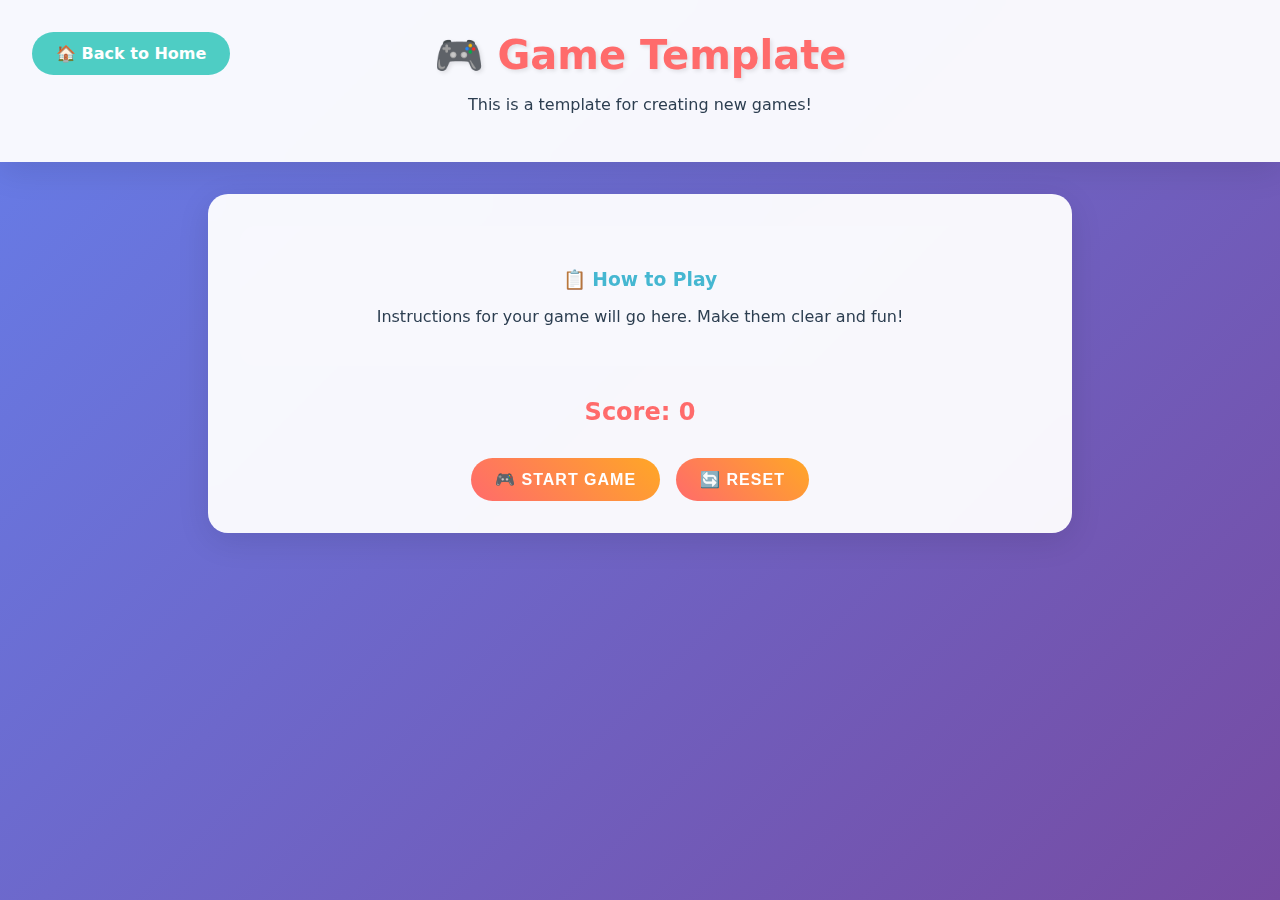
<file: public/games/game-template.html>
<!DOCTYPE html>
<html lang='en'>
<head>
  <meta charset='UTF-8'>
  <meta name='viewport' content='width=device-width, initial-scale=1.0'>
  <title>Game Template - Andy's Fun Zone! 🎮</title>
  <link rel='stylesheet' href='../css/styles.css'>
  <style>
    body {
      font-family: 'Comic Sans MS', cursive, system-ui;
      background: linear-gradient(135deg, #667eea 0%, #764ba2 100%);
      color: #2c3e50;
      margin: 0;
      padding: 0;
      min-height: 100vh;
    }
    
    .game-header {
      text-align: center;
      padding: 2rem;
      background: rgba(255, 255, 255, 0.95);
      backdrop-filter: blur(10px);
      box-shadow: 0 8px 32px rgba(0,0,0,0.1);
    }
    
    .game-header h1 {
      font-size: 2.5rem;
      color: #ff6b6b;
      margin: 0;
      text-shadow: 2px 2px 4px rgba(0,0,0,0.1);
    }
  </style>
</head>
<body>
  <a href="../index.html" class="back-button">🏠 Back to Home</a>
  
  <div class="game-header">
    <h1>🎮 Game Template</h1>
    <p>This is a template for creating new games!</p>
  </div>
  
  <div class="game-container">
    <div class="game-instructions">
      <h3>📋 How to Play</h3>
      <p>Instructions for your game will go here. Make them clear and fun!</p>
    </div>
    
    <div id="game-area">
      <!-- Game canvas and controls will be created here by JavaScript -->
    </div>
  </div>
  
  <script src="../js/main.js"></script>
  <script>
    // Game-specific JavaScript goes here
    document.addEventListener('DOMContentLoaded', function() {
      console.log('Game template loaded!');
      
      // Example of using GameUtils
      const scoreDisplay = GameUtils.createScoreDisplay('game-area', 0);
      
      GameUtils.createControls([
        {
          text: '🎮 Start Game',
          onclick: function() {
            console.log('Game started!');
            scoreDisplay.update(100);
          }
        },
        {
          text: '🔄 Reset',
          onclick: function() {
            console.log('Game reset!');
            scoreDisplay.update(0);
          }
        }
      ], 'game-area');
    });
  </script>
</body>
</html>
</file>
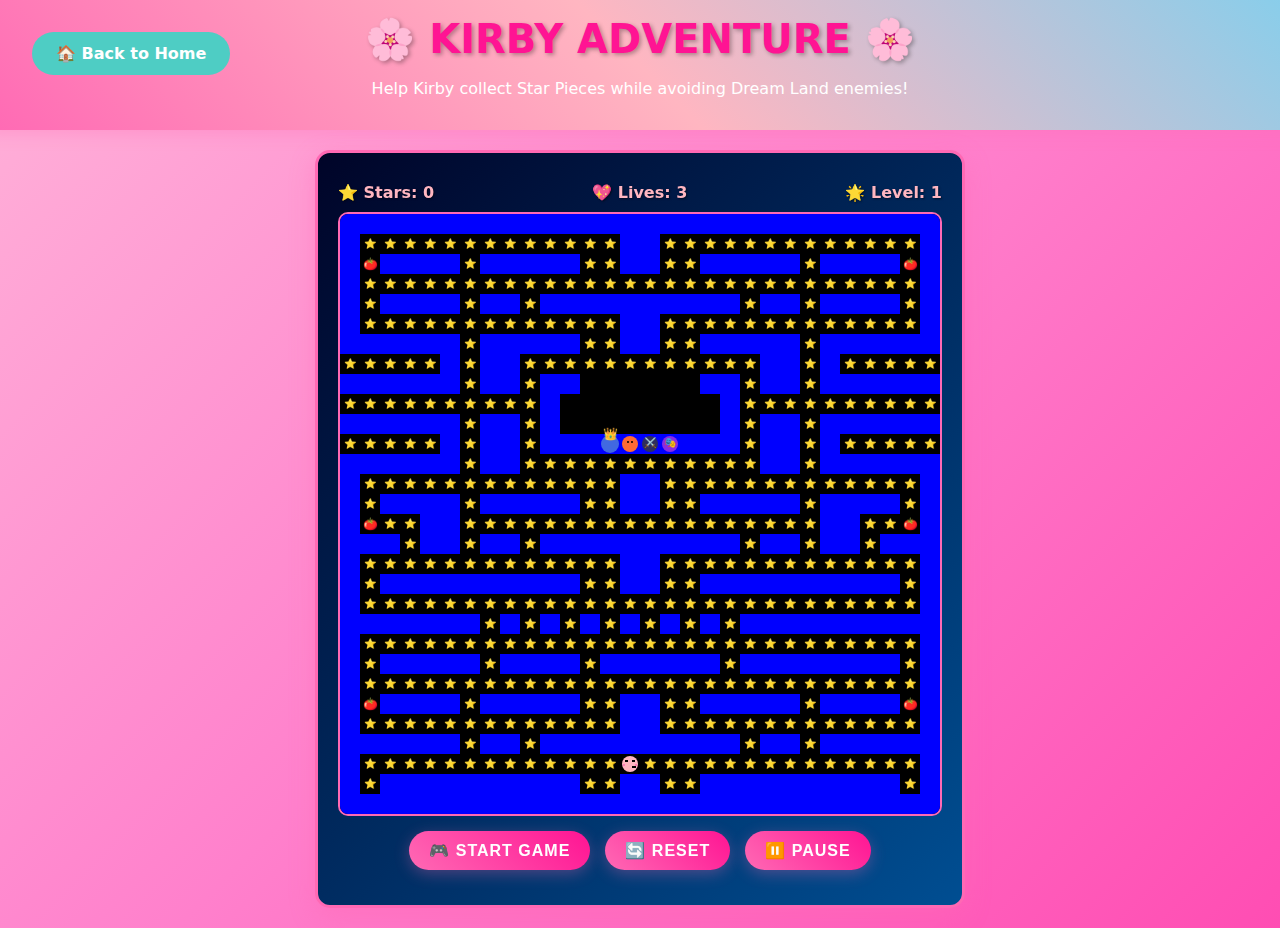
<file: public/games/kirby-adventure.html>
<!DOCTYPE html>
<html lang='en'>
<head>
  <meta charset='UTF-8'>
  <meta name='viewport' content='width=device-width, initial-scale=1.0'>
  <title>Kirby Adventure - Andy's Fun Zone! 🌸</title>
  <link rel='stylesheet' href='../css/styles.css'>
  <style>
    body {
      font-family: 'Comic Sans MS', cursive, system-ui;
      background: linear-gradient(135deg, #ffb3d9 0%, #ff80cc 50%, #ff4db3 100%);
      color: #fff;
      margin: 0;
      padding: 0;
      min-height: 100vh;
      display: flex;
      flex-direction: column;
      align-items: center;
    }
    
    .game-header {
      text-align: center;
      padding: 1rem;
      background: linear-gradient(45deg, #ff69b4, #ffb6c1, #87ceeb);
      width: 100%;
      box-shadow: 0 4px 15px rgba(255, 105, 180, 0.3);
    }
    
    .game-header h1 {
      color: #ff1493;
      margin: 0;
      text-shadow: 2px 2px 4px rgba(0,0,0,0.3);
      font-size: 2.5rem;
    }
    
    .game-container {
      background: linear-gradient(135deg, #000428 0%, #004e92 100%);
      border: 3px solid #ff69b4;
      padding: 20px;
      margin: 20px;
      border-radius: 15px;
      box-shadow: 0 8px 25px rgba(255, 105, 180, 0.4);
    }
    
    #gameCanvas {
      background: #000;
      border: 2px solid #ff69b4;
      display: block;
      border-radius: 10px;
    }
    
    .game-info {
      display: flex;
      justify-content: space-between;
      margin: 10px 0;
      color: #ffb6c1;
      font-weight: bold;
      text-shadow: 1px 1px 2px rgba(0,0,0,0.5);
    }
    
    .controls {
      text-align: center;
      margin: 10px 0;
    }
    
    .game-button {
      background: linear-gradient(45deg, #ff69b4, #ff1493);
      color: #fff;
      border: none;
      padding: 10px 20px;
      margin: 5px;
      border-radius: 20px;
      font-weight: bold;
      cursor: pointer;
      box-shadow: 0 4px 15px rgba(255, 105, 180, 0.3);
      transition: all 0.3s ease;
    }
    
    .game-button:hover {
      transform: translateY(-2px);
      box-shadow: 0 6px 20px rgba(255, 105, 180, 0.5);
    }
  </style>
</head>
<body>
  <a href="../index.html" class="back-button">🏠 Back to Home</a>
  
  <div class="game-header">
    <h1>🌸 KIRBY ADVENTURE 🌸</h1>
    <p>Help Kirby collect Star Pieces while avoiding Dream Land enemies!</p>
  </div>
  
  <div class="game-container">
    <div class="game-info">
      <div>⭐ Stars: <span id="score">0</span></div>
      <div>💖 Lives: <span id="lives">3</span></div>
      <div>🌟 Level: <span id="level">1</span></div>
    </div>
    
    <canvas id="gameCanvas" width="600" height="600"></canvas>
    
    <div class="controls">
      <button class="game-button" onclick="startGame()">🎮 Start Game</button>
      <button class="game-button" onclick="resetGame()">🔄 Reset</button>
      <button class="game-button" onclick="pauseGame()">⏸️ Pause</button>
    </div>
  </div>
  
  <script>
    // Game variables
    const canvas = document.getElementById('gameCanvas');
    const ctx = canvas.getContext('2d');
    
    let gameState = 'menu'; // menu, playing, paused, gameOver
    let score = 0;
    let lives = 3;
    let level = 1;
    let gameRunning = false;
    
    // Grid settings
    const GRID_SIZE = 20;
    const COLS = canvas.width / GRID_SIZE;
    const ROWS = canvas.height / GRID_SIZE;
    
    // Pac-Man
    const pacman = {
      x: 14,
      y: 27,
      direction: 'right',
      nextDirection: 'right',
      mouthOpen: true,
      animationTimer: 0
    };
    
    // Power-up state
    let powerMode = false;
    let powerModeTimer = 0;
    const POWER_MODE_DURATION = 300; // 300 game ticks
    
    // Simple maze layout (1 = wall, 0 = dot, 2 = power pellet, 3 = empty)
    const maze = [
      [1,1,1,1,1,1,1,1,1,1,1,1,1,1,1,1,1,1,1,1,1,1,1,1,1,1,1,1,1,1],
      [1,0,0,0,0,0,0,0,0,0,0,0,0,0,1,1,0,0,0,0,0,0,0,0,0,0,0,0,0,1],
      [1,2,1,1,1,1,0,1,1,1,1,1,0,0,1,1,0,0,1,1,1,1,1,0,1,1,1,1,2,1],
      [1,0,0,0,0,0,0,0,0,0,0,0,0,0,0,0,0,0,0,0,0,0,0,0,0,0,0,0,0,1],
      [1,0,1,1,1,1,0,1,1,0,1,1,1,1,1,1,1,1,1,1,0,1,1,0,1,1,1,1,0,1],
      [1,0,0,0,0,0,0,0,0,0,0,0,0,0,1,1,0,0,0,0,0,0,0,0,0,0,0,0,0,1],
      [1,1,1,1,1,1,0,1,1,1,1,1,0,0,1,1,0,0,1,1,1,1,1,0,1,1,1,1,1,1],
      [0,0,0,0,0,1,0,1,1,0,0,0,0,0,0,0,0,0,0,0,0,1,1,0,1,0,0,0,0,0],
      [1,1,1,1,1,1,0,1,1,0,1,1,3,3,3,3,3,3,1,1,0,1,1,0,1,1,1,1,1,1],
      [0,0,0,0,0,0,0,0,0,0,1,3,3,3,3,3,3,3,3,1,0,0,0,0,0,0,0,0,0,0],
      [1,1,1,1,1,1,0,1,1,0,1,3,3,3,3,3,3,3,3,1,0,1,1,0,1,1,1,1,1,1],
      [0,0,0,0,0,1,0,1,1,0,1,1,1,1,1,1,1,1,1,1,0,1,1,0,1,0,0,0,0,0],
      [1,1,1,1,1,1,0,1,1,0,0,0,0,0,0,0,0,0,0,0,0,1,1,0,1,1,1,1,1,1],
      [1,0,0,0,0,0,0,0,0,0,0,0,0,0,1,1,0,0,0,0,0,0,0,0,0,0,0,0,0,1],
      [1,0,1,1,1,1,0,1,1,1,1,1,0,0,1,1,0,0,1,1,1,1,1,0,1,1,1,1,0,1],
      [1,2,0,0,1,1,0,0,0,0,0,0,0,0,0,0,0,0,0,0,0,0,0,0,1,1,0,0,2,1],
      [1,1,1,0,1,1,0,1,1,0,1,1,1,1,1,1,1,1,1,1,0,1,1,0,1,1,0,1,1,1],
      [1,0,0,0,0,0,0,0,0,0,0,0,0,0,1,1,0,0,0,0,0,0,0,0,0,0,0,0,0,1],
      [1,0,1,1,1,1,1,1,1,1,1,1,0,0,1,1,0,0,1,1,1,1,1,1,1,1,1,1,0,1],
      [1,0,0,0,0,0,0,0,0,0,0,0,0,0,0,0,0,0,0,0,0,0,0,0,0,0,0,0,0,1],
      [1,1,1,1,1,1,1,0,1,0,1,0,1,0,1,0,1,0,1,0,1,1,1,1,1,1,1,1,1,1],
      [1,0,0,0,0,0,0,0,0,0,0,0,0,0,0,0,0,0,0,0,0,0,0,0,0,0,0,0,0,1],
      [1,0,1,1,1,1,1,0,1,1,1,1,0,1,1,1,1,1,1,0,1,1,1,1,1,1,1,1,0,1],
      [1,0,0,0,0,0,0,0,0,0,0,0,0,0,0,0,0,0,0,0,0,0,0,0,0,0,0,0,0,1],
      [1,2,1,1,1,1,0,1,1,1,1,1,0,0,1,1,0,0,1,1,1,1,1,0,1,1,1,1,2,1],
      [1,0,0,0,0,0,0,0,0,0,0,0,0,0,1,1,0,0,0,0,0,0,0,0,0,0,0,0,0,1],
      [1,1,1,1,1,1,0,1,1,0,1,1,1,1,1,1,1,1,1,1,0,1,1,0,1,1,1,1,1,1],
      [1,0,0,0,0,0,0,0,0,0,0,0,0,0,0,0,0,0,0,0,0,0,0,0,0,0,0,0,0,1],
      [1,0,1,1,1,1,1,1,1,1,1,1,0,0,1,1,0,0,1,1,1,1,1,1,1,1,1,1,0,1],
      [1,1,1,1,1,1,1,1,1,1,1,1,1,1,1,1,1,1,1,1,1,1,1,1,1,1,1,1,1,1]
    ];
    
    // Kirby Enemies
    const enemies = [
      { x: 14, y: 11, direction: 'up', color: '#ff6b35', name: 'Waddle Dee', emoji: '🧡' },
      { x: 13, y: 11, direction: 'up', color: '#4169e1', name: 'King Dedede', emoji: '👑' },
      { x: 15, y: 11, direction: 'down', color: '#2e2e5e', name: 'Meta Knight', emoji: '⚔️' },
      { x: 16, y: 11, direction: 'down', color: '#8a2be2', name: 'Marx', emoji: '🎭' }
    ];
    
    // Game functions
    function startGame() {
      gameState = 'playing';
      gameRunning = true;
      gameLoop();
    }
    
    function resetGame() {
      score = 0;
      lives = 3;
      level = 1;
      gameState = 'menu';
      gameRunning = false;
      
      // Reset Pac-Man position
      pacman.x = 14;
      pacman.y = 27;
      pacman.direction = 'right';
      
      // Reset power mode
      powerMode = false;
      powerModeTimer = 0;
      
      // Reset enemies
      enemies[0].x = 14; enemies[0].y = 11;
      enemies[1].x = 13; enemies[1].y = 11;
      enemies[2].x = 15; enemies[2].y = 11;
      enemies[3].x = 16; enemies[3].y = 11;
      
      updateScore();
      draw();
    }
    
    function pauseGame() {
      if (gameState === 'playing') {
        gameState = 'paused';
        gameRunning = false;
      } else if (gameState === 'paused') {
        gameState = 'playing';
        gameRunning = true;
        gameLoop();
      }
    }
    
    function updateScore() {
      document.getElementById('score').textContent = score;
      document.getElementById('lives').textContent = lives;
      document.getElementById('level').textContent = level;
    }
    
    function drawMaze() {
      for (let row = 0; row < maze.length; row++) {
        for (let col = 0; col < maze[row].length; col++) {
          const x = col * GRID_SIZE;
          const y = row * GRID_SIZE;
          
          if (maze[row][col] === 1) {
            // Wall
            ctx.fillStyle = '#0000ff';
            ctx.fillRect(x, y, GRID_SIZE, GRID_SIZE);
          } else if (maze[row][col] === 0) {
            // Star Piece
            ctx.fillStyle = '#ffd700';
            ctx.font = '10px Arial';
            ctx.textAlign = 'center';
            ctx.fillText('⭐', x + GRID_SIZE/2, y + GRID_SIZE/2 + 3);
          } else if (maze[row][col] === 2) {
            // Maxim Tomato (power-up)
            ctx.fillStyle = '#ff6347';
            ctx.font = '12px Arial';
            ctx.textAlign = 'center';
            ctx.fillText('🍅', x + GRID_SIZE/2, y + GRID_SIZE/2 + 4);
          }
        }
      }
    }
    
    function drawKirby() {
      const x = pacman.x * GRID_SIZE + GRID_SIZE/2;
      const y = pacman.y * GRID_SIZE + GRID_SIZE/2;
      
      // Draw Kirby's pink body
      ctx.fillStyle = '#ffb6c1';
      ctx.beginPath();
      ctx.arc(x, y, GRID_SIZE/2 - 2, 0, 2 * Math.PI);
      ctx.fill();
      
      // Draw Kirby's face
      ctx.fillStyle = '#000';
      
      // Eyes
      if (pacman.mouthOpen) {
        // Blinking/happy eyes
        ctx.fillRect(x - 5, y - 4, 3, 2);
        ctx.fillRect(x + 2, y - 4, 3, 2);
      } else {
        // Normal round eyes
        ctx.beginPath();
        ctx.arc(x - 3, y - 4, 1.5, 0, Math.PI * 2);
        ctx.arc(x + 3, y - 4, 1.5, 0, Math.PI * 2);
        ctx.fill();
      }
      
      // Mouth (based on direction)
      ctx.fillStyle = '#000';
      if (pacman.direction === 'right' && pacman.mouthOpen) {
        ctx.fillRect(x + 2, y + 2, 4, 2);
      } else if (pacman.direction === 'left' && pacman.mouthOpen) {
        ctx.fillRect(x - 6, y + 2, 4, 2);
      } else {
        // Small smile
        ctx.beginPath();
        ctx.arc(x, y + 3, 2, 0, Math.PI);
        ctx.lineWidth = 1;
        ctx.stroke();
      }
      
      // Rosy cheeks
      ctx.fillStyle = '#ff69b4';
      ctx.beginPath();
      ctx.arc(x - 6, y + 1, 1, 0, Math.PI * 2);
      ctx.arc(x + 6, y + 1, 1, 0, Math.PI * 2);
      ctx.fill();
    }
    
    function drawEnemies() {
      enemies.forEach(enemy => {
        const x = enemy.x * GRID_SIZE + GRID_SIZE/2;
        const y = enemy.y * GRID_SIZE + GRID_SIZE/2;
        
        if (enemy.vulnerable) {
          // Draw vulnerable enemy (light blue, scared)
          ctx.fillStyle = '#87ceeb';
          ctx.beginPath();
          ctx.arc(x, y, GRID_SIZE/2 - 2, 0, 2 * Math.PI);
          ctx.fill();
          
          // Scared face
          ctx.fillStyle = '#000';
          ctx.font = '8px Arial';
          ctx.textAlign = 'center';
          ctx.fillText('😰', x, y + 2);
        } else {
          // Draw normal enemy with their shape and color
          ctx.fillStyle = enemy.color;
          
          if (enemy.name === 'Waddle Dee') {
            // Round orange enemy
            ctx.beginPath();
            ctx.arc(x, y, GRID_SIZE/2 - 2, 0, 2 * Math.PI);
            ctx.fill();
            // Simple face
            ctx.fillStyle = '#000';
            ctx.beginPath();
            ctx.arc(x - 2, y - 2, 1, 0, Math.PI * 2);
            ctx.arc(x + 2, y - 2, 1, 0, Math.PI * 2);
            ctx.fill();
          } else if (enemy.name === 'King Dedede') {
            // Larger, regal enemy
            ctx.beginPath();
            ctx.arc(x, y, GRID_SIZE/2 - 1, 0, 2 * Math.PI);
            ctx.fill();
            // Crown emoji
            ctx.font = '12px Arial';
            ctx.fillText('👑', x, y - 6);
          } else if (enemy.name === 'Meta Knight') {
            // Dark, knight-like enemy
            ctx.beginPath();
            ctx.arc(x, y, GRID_SIZE/2 - 2, 0, 2 * Math.PI);
            ctx.fill();
            // Sword
            ctx.font = '10px Arial';
            ctx.fillText('⚔️', x, y + 2);
          } else if (enemy.name === 'Marx') {
            // Jester-like enemy
            ctx.beginPath();
            ctx.arc(x, y, GRID_SIZE/2 - 2, 0, 2 * Math.PI);
            ctx.fill();
            // Jester face
            ctx.font = '10px Arial';
            ctx.fillText('🎭', x, y + 2);
          }
        }
      });
    }
    
    function draw() {
      ctx.clearRect(0, 0, canvas.width, canvas.height);
      drawMaze();
      drawKirby();
      drawEnemies();
      
      if (gameState === 'paused') {
        ctx.fillStyle = 'rgba(0,0,0,0.7)';
        ctx.fillRect(0, 0, canvas.width, canvas.height);
        ctx.fillStyle = '#ffff00';
        ctx.font = '48px Arial';
        ctx.textAlign = 'center';
        ctx.fillText('PAUSED', canvas.width/2, canvas.height/2);
      }
    }
    
    function canMoveTo(x, y) {
      if (x < 0 || x >= COLS || y < 0 || y >= ROWS) return false;
      return maze[y][x] !== 1;
    }
    
    function movePacman() {
      let newX = pacman.x;
      let newY = pacman.y;
      
      // Try to change direction
      if (pacman.nextDirection !== pacman.direction) {
        let testX = pacman.x;
        let testY = pacman.y;
        
        if (pacman.nextDirection === 'up') testY--;
        else if (pacman.nextDirection === 'down') testY++;
        else if (pacman.nextDirection === 'left') testX--;
        else if (pacman.nextDirection === 'right') testX++;
        
        if (canMoveTo(testX, testY)) {
          pacman.direction = pacman.nextDirection;
        }
      }
      
      // Move in current direction
      if (pacman.direction === 'up') newY--;
      else if (pacman.direction === 'down') newY++;
      else if (pacman.direction === 'left') newX--;
      else if (pacman.direction === 'right') newX++;
      
      if (canMoveTo(newX, newY)) {
        pacman.x = newX;
        pacman.y = newY;
        
        // Check for dots
        if (maze[pacman.y][pacman.x] === 0) {
          maze[pacman.y][pacman.x] = 3;
          score += 10;
          updateScore();
        } else if (maze[pacman.y][pacman.x] === 2) {
          maze[pacman.y][pacman.x] = 3;
          score += 50;
          powerMode = true;
          powerModeTimer = POWER_MODE_DURATION;
          // Make enemies vulnerable (Kirby can inhale them!)
          enemies.forEach(enemy => {
            enemy.vulnerable = true;
            enemy.originalColor = enemy.color;
            enemy.color = '#87ceeb';
          });
          updateScore();
        }
      }
      
      // Animate mouth
      pacman.animationTimer++;
      if (pacman.animationTimer % 10 === 0) {
        pacman.mouthOpen = !pacman.mouthOpen;
      }
    }
    
    function moveEnemies() {
      enemies.forEach(enemy => {
        // Simple AI - random direction changes
        if (Math.random() < 0.1) {
          const directions = ['up', 'down', 'left', 'right'];
          enemy.direction = directions[Math.floor(Math.random() * directions.length)];
        }
        
        let newX = enemy.x;
        let newY = enemy.y;
        
        if (enemy.direction === 'up') newY--;
        else if (enemy.direction === 'down') newY++;
        else if (enemy.direction === 'left') newX--;
        else if (enemy.direction === 'right') newX++;
        
        if (canMoveTo(newX, newY)) {
          enemy.x = newX;
          enemy.y = newY;
        } else {
          // Change direction if hit wall
          const directions = ['up', 'down', 'left', 'right'];
          enemy.direction = directions[Math.floor(Math.random() * directions.length)];
        }
      });
    }
    
    function updatePowerMode() {
      if (powerMode) {
        powerModeTimer--;
        if (powerModeTimer <= 0) {
          powerMode = false;
          // Reset enemies to normal
          enemies.forEach(enemy => {
            enemy.vulnerable = false;
            enemy.color = enemy.originalColor || enemy.color;
          });
        }
      }
    }
    
    function checkCollisions() {
      enemies.forEach((enemy, index) => {
        // Check for collision (same position)
        if (enemy.x === pacman.x && enemy.y === pacman.y) {
          if (powerMode && enemy.vulnerable) {
            // Kirby inhales the enemy!
            score += 200;
            updateScore();
            // Reset enemy to center
            enemy.x = 14 + (index % 2);
            enemy.y = 11;
            enemy.vulnerable = false;
            enemy.color = enemy.originalColor;
            // Show copy ability message (removed popup for smoother gameplay)
          } else {
            // Kirby loses a life
            lives--;
            updateScore();
            
            if (lives <= 0) {
              gameState = 'gameOver';
              gameRunning = false;
              console.log('Game Over! Kirby needs more practice! Final Score: ' + score);
            } else {
              // Reset positions
              pacman.x = 14;
              pacman.y = 27;
              powerMode = false;
              powerModeTimer = 0;
              console.log('Ouch! Kirby lost a life! Lives remaining: ' + lives);
            }
          }
        }
      });
    }
    
    function gameLoop() {
      if (!gameRunning || gameState !== 'playing') return;
      
      updatePowerMode();
      movePacman();
      checkCollisions(); // Check after Kirby moves
      moveEnemies();
      checkCollisions(); // Check after enemies move
      draw();
      
      setTimeout(gameLoop, 200);
    }
    
    // Keyboard controls
    document.addEventListener('keydown', function(e) {
      if (gameState !== 'playing') return;
      
      switch (e.key) {
        case 'ArrowUp':
        case 'w':
        case 'W':
          pacman.nextDirection = 'up';
          e.preventDefault();
          break;
        case 'ArrowDown':
        case 's':
        case 'S':
          pacman.nextDirection = 'down';
          e.preventDefault();
          break;
        case 'ArrowLeft':
        case 'a':
        case 'A':
          pacman.nextDirection = 'left';
          e.preventDefault();
          break;
        case 'ArrowRight':
        case 'd':
        case 'D':
          pacman.nextDirection = 'right';
          e.preventDefault();
          break;
      }
    });
    
    // Initialize game
    updateScore();
    draw();
  </script>
</body>
</html>
</file>
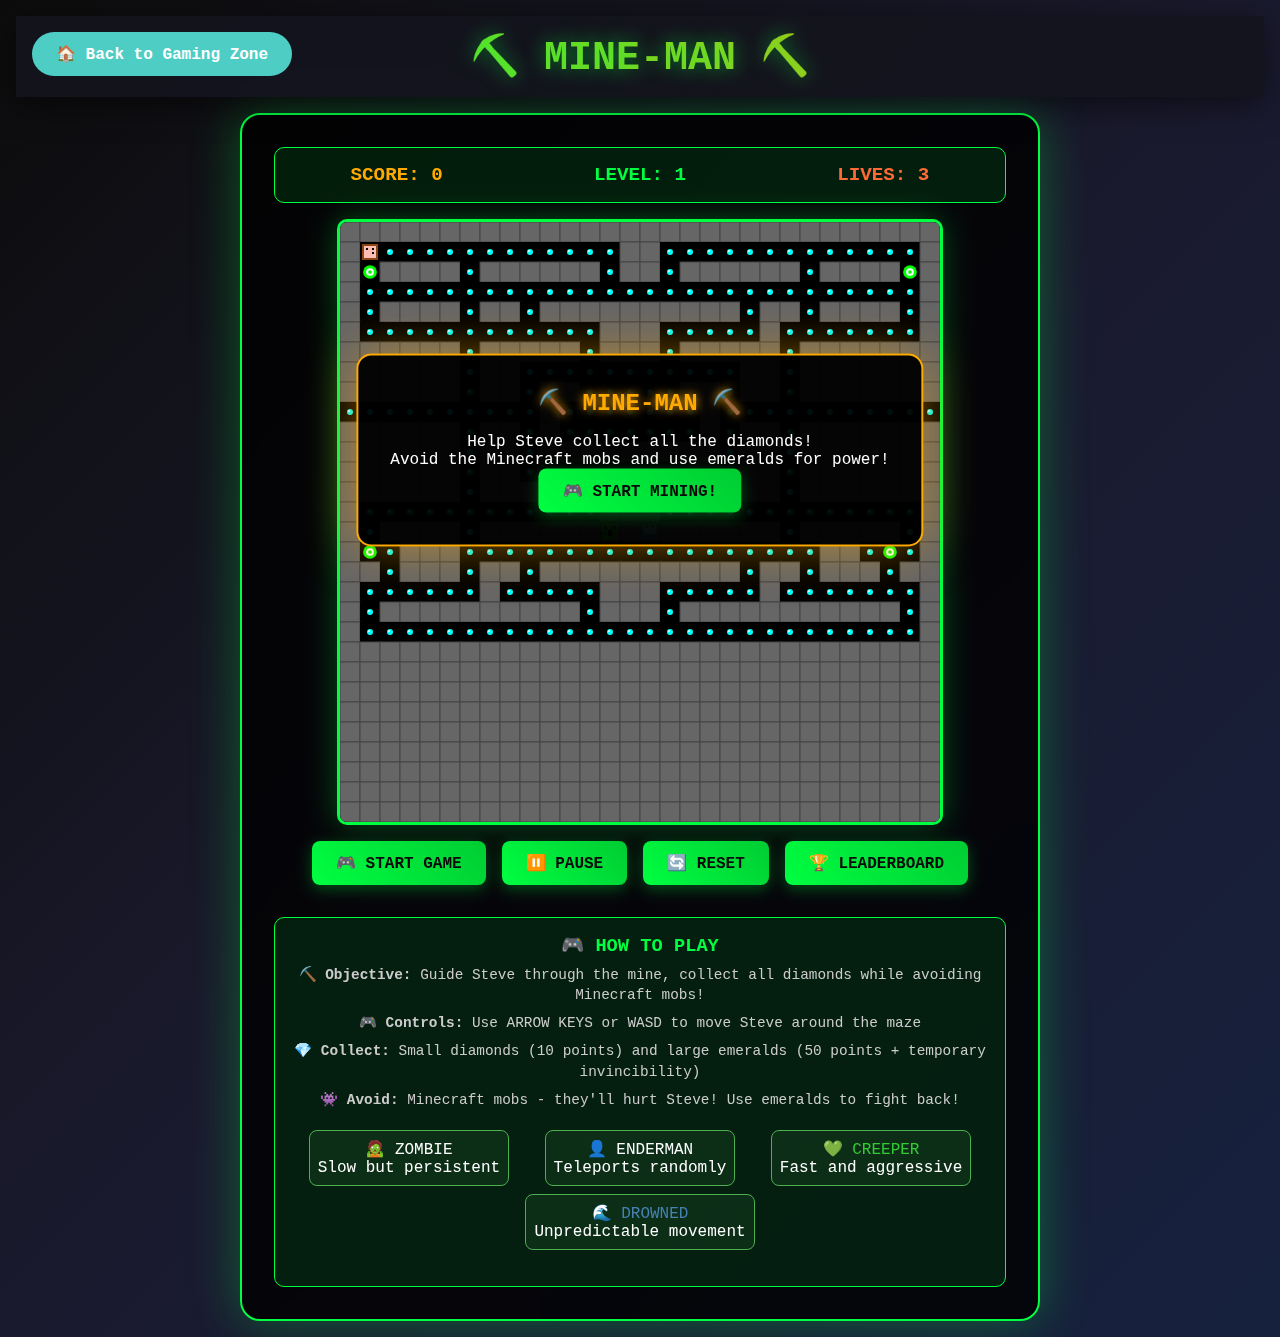
<file: public/games/mine-man.html>
<!DOCTYPE html>
<html lang="en">
<head>
  <meta charset="UTF-8">
  <meta name="viewport" content="width=device-width, initial-scale=1.0">
  <title>Mine-Man - Andy's Epic Gaming Zone! ⛏️</title>
  <style>
    :root {
      --primary-color: #00ff41;
      --secondary-color: #ffaa00;
      --danger-color: #ff6b35;
      --background-dark: #0a0a0a;
      --text-primary: #ffffff;
      --text-secondary: #cccccc;
    }

    * {
      margin: 0;
      padding: 0;
      box-sizing: border-box;
    }

    body {
      background: linear-gradient(135deg, #0c0c0c 0%, #1a1a2e 50%, #16213e 100%);
      color: var(--text-primary);
      font-family: 'Courier New', monospace;
      min-height: 100vh;
      margin: 0;
      padding: 1rem;
    }
    
    .back-button {
      position: fixed;
      top: 2rem;
      left: 2rem;
      padding: 0.75rem 1.5rem;
      background: #4ecdc4;
      color: white;
      text-decoration: none;
      border-radius: 25px;
      font-weight: bold;
      transition: all 0.3s ease;
      z-index: 1000;
    }
    
    .back-button:hover {
      transform: translateY(-2px) scale(1.05);
      box-shadow: 0 0 20px rgba(255, 107, 107, 0.3);
    }
    
    .game-header {
      text-align: center;
      padding: 1rem;
      background: rgba(20, 20, 30, 0.95);
      backdrop-filter: blur(10px);
      box-shadow: 0 8px 32px rgba(0,0,0,0.5);
      position: relative;
      z-index: 100;
      margin-bottom: 1rem;
    }
    
    .game-header h1 {
      font-size: 2.5rem;
      margin: 0;
      background: linear-gradient(45deg, var(--primary-color), var(--secondary-color));
      background-clip: text;
      -webkit-background-clip: text;
      -webkit-text-fill-color: transparent;
      text-shadow: 0 0 20px rgba(0, 255, 65, 0.5);
    }
    
    .main-wrapper {
      display: flex;
      flex-direction: column;
      align-items: center;
      flex: 1;
      width: 100%;
    }

    .game-container {
      background: rgba(0, 0, 0, 0.8);
      border-radius: 20px;
      padding: 2rem;
      border: 2px solid var(--primary-color);
      box-shadow: 0 0 50px rgba(0, 255, 65, 0.3);
      backdrop-filter: blur(10px);
      max-width: 800px;
      width: 100%;
      display: flex;
      flex-direction: column;
      align-items: center;
    }

    .game-info {
      display: grid;
      grid-template-columns: 1fr 1fr 1fr;
      align-items: center;
      gap: 2rem;
      margin-bottom: 1rem;
      padding: 1rem;
      background: rgba(0, 255, 65, 0.1);
      border-radius: 10px;
      border: 1px solid var(--primary-color);
      width: 100%;
    }

    .info-item {
      text-align: center;
      font-size: 1.2rem;
      font-weight: bold;
    }

    .score { color: var(--secondary-color); }
    .level { color: var(--primary-color); }
    .lives { color: var(--danger-color); }

    .game-canvas {
      border: 3px solid var(--primary-color);
      border-radius: 10px;
      background: #000;
      display: block;
      margin: 0 auto 1rem;
      box-shadow: 0 0 30px rgba(0, 255, 65, 0.3);
    }

    .controls {
      display: flex;
      justify-content: center;
      gap: 1rem;
      margin-bottom: 1rem;
      flex-wrap: wrap;
    }

    .game-button {
      background: linear-gradient(45deg, var(--primary-color), #00cc33);
      color: var(--background-dark);
      border: none;
      padding: 0.75rem 1.5rem;
      border-radius: 8px;
      font-family: 'Courier New', monospace;
      font-weight: bold;
      font-size: 1rem;
      cursor: pointer;
      transition: all 0.3s ease;
      text-transform: uppercase;
      box-shadow: 0 4px 15px rgba(0, 255, 65, 0.3);
    }

    .game-button:hover {
      transform: translateY(-2px);
      box-shadow: 0 6px 20px rgba(0, 255, 65, 0.5);
    }

    .instructions {
      text-align: center;
      margin-top: 1rem;
      padding: 1rem;
      background: rgba(0, 255, 65, 0.1);
      border-radius: 10px;
      border: 1px solid var(--primary-color);
    }

    .instructions h3 {
      color: var(--primary-color);
      margin-bottom: 0.5rem;
    }

    .instructions p {
      color: var(--text-secondary);
      font-size: 0.9rem;
      line-height: 1.4;
      margin-bottom: 0.5rem;
    }

    .mob-info {
      display: flex;
      justify-content: space-around;
      margin: 1rem 0;
      flex-wrap: wrap;
    }
    
    .mob-card {
      background: rgba(76, 175, 80, 0.1);
      border: 1px solid #4caf50;
      border-radius: 8px;
      padding: 0.5rem;
      margin: 0.25rem;
      text-align: center;
      min-width: 100px;
    }
    
    .mob-card h4 {
      margin: 0 0 0.25rem 0;
      color: #4caf50;
    }
    
    .mob-card p {
      margin: 0;
      font-size: 0.8rem;
      color: #ccc;
    }
    
    .leaderboard {
      position: fixed;
      top: 50%;
      left: 50%;
      transform: translate(-50%, -50%);
      background: rgba(0, 0, 0, 0.95);
      padding: 2rem;
      border-radius: 15px;
      text-align: center;
      border: 2px solid #4ecdc4;
      display: none;
      z-index: 200;
      min-width: 400px;
      max-width: 90vw;
      box-shadow: 0 0 50px rgba(78, 205, 196, 0.5);
      max-height: 80vh;
      overflow-y: auto;
    }
    
    .leaderboard h2 {
      color: #4ecdc4;
      margin-bottom: 1.5rem;
      text-shadow: 0 0 10px #4ecdc4;
    }
    
    .leaderboard-list {
      margin: 1rem 0;
      text-align: left;
    }
    
    .leaderboard-entry {
      display: flex;
      justify-content: space-between;
      padding: 0.5rem;
      margin: 0.25rem 0;
      background: rgba(78, 205, 196, 0.1);
      border-radius: 5px;
      border-left: 3px solid #4ecdc4;
    }
    
    .leaderboard-entry.new-score {
      background: rgba(255, 170, 0, 0.2);
      border-left-color: #ffaa00;
      animation: glow 2s ease-in-out infinite alternate;
    }
    
    .high-score-input {
      position: fixed;
      top: 50%;
      left: 50%;
      transform: translate(-50%, -50%);
      background: rgba(0, 0, 0, 0.95);
      padding: 2rem;
      border-radius: 15px;
      text-align: center;
      border: 2px solid #ffaa00;
      z-index: 300;
      min-width: 350px;
      box-shadow: 0 0 50px rgba(255, 170, 0, 0.5);
    }
    
    .high-score-input h2 {
      color: #ffaa00;
      margin-bottom: 1rem;
      text-shadow: 0 0 10px #ffaa00;
    }
    .creeper { color: #32CD32; }
    .drowned { color: #4682B4; }

    .game-over, .game-start {
      position: fixed;
      top: 50%;
      left: 50%;
      transform: translate(-50%, -50%);
      background: rgba(0, 0, 0, 0.95);
      padding: 2rem;
      border-radius: 15px;
      text-align: center;
      border: 2px solid var(--secondary-color);
      z-index: 100;
      min-width: 300px;
      box-shadow: 0 0 50px rgba(255, 170, 0, 0.5);
    }

    .game-over h2, .game-start h2 {
      color: var(--secondary-color);
      margin-bottom: 1rem;
      text-shadow: 0 0 10px var(--secondary-color);
    }

    @media (max-width: 768px) {
      .game-canvas {
        width: 90vw !important;
        height: 90vw !important;
        max-width: 400px !important;
        max-height: 400px !important;
      }
      
      .game-info {
        grid-template-columns: 1fr;
        gap: 0.5rem;
      }
      
      .mob-info {
        grid-template-columns: 1fr;
      }
      
      .back-button {
        position: static;
        display: block;
        margin: 1rem auto;
        width: fit-content;
      }
      
      .game-header h1 {
        font-size: 2rem;
      }
    }
  </style>
</head>
<body>
  <a href="../index.html" class="back-button">🏠 Back to Gaming Zone</a>
  
  <div class="game-header">
    <h1>⛏️ MINE-MAN ⛏️</h1>
  </div>
  
  <div class="main-wrapper">
    <div class="game-container">
      
      <div class="game-info">
        <div class="info-item score">
          SCORE: <span id="score">0</span>
        </div>
        <div class="info-item level">
          LEVEL: <span id="level">1</span>
        </div>
        <div class="info-item lives">
          LIVES: <span id="lives">3</span>
        </div>
      </div>
      
      <canvas id="gameCanvas" class="game-canvas" width="600" height="600"></canvas>
      
      <div class="controls">
        <button class="game-button" onclick="startGame()">🎮 START GAME</button>
        <button class="game-button" onclick="pauseGame()">⏸️ PAUSE</button>
        <button class="game-button" onclick="resetGame()">🔄 RESET</button>
        <button class="game-button" onclick="showLeaderboard()">🏆 LEADERBOARD</button>
      </div>
      
      <div class="instructions">
        <h3>🎮 HOW TO PLAY</h3>
        <p><strong>⛏️ Objective:</strong> Guide Steve through the mine, collect all diamonds while avoiding Minecraft mobs!</p>
        <p><strong>🎮 Controls:</strong> Use ARROW KEYS or WASD to move Steve around the maze</p>
        <p><strong>💎 Collect:</strong> Small diamonds (10 points) and large emeralds (50 points + temporary invincibility)</p>
        <p><strong>👾 Avoid:</strong> Minecraft mobs - they'll hurt Steve! Use emeralds to fight back!</p>
        
        <div class="mob-info">
          <div class="mob-card">
            <div class="mob-name zombie">🧟 ZOMBIE</div>
            <div>Slow but persistent</div>
          </div>
          <div class="mob-card">
            <div class="mob-name enderman">👤 ENDERMAN</div>
            <div>Teleports randomly</div>
          </div>
          <div class="mob-card">
            <div class="mob-name creeper">💚 CREEPER</div>
            <div>Fast and aggressive</div>
          </div>
          <div class="mob-card">
            <div class="mob-name drowned">🌊 DROWNED</div>
            <div>Unpredictable movement</div>
          </div>
        </div>
      </div>
    </div>
  </div>

  <div class="game-start" id="gameStart">
    <h2>⛏️ MINE-MAN ⛏️</h2>
    <p>Help Steve collect all the diamonds!</p>
    <p>Avoid the Minecraft mobs and use emeralds for power!</p>
    <button class="game-button" onclick="startGame()">🎮 START MINING!</button>
  </div>

  <div class="game-over" id="gameOver" style="display: none;">
    <h2 id="gameOverTitle">💀 GAME OVER! 💀</h2>
    <p id="gameOverText">Steve was defeated by the mobs!</p>
    <p>Final Score: <span id="finalScore">0</span></p>
    <button class="game-button" onclick="resetGame()">🔄 TRY AGAIN</button>
  </div>

  <!-- Leaderboard Modal -->
  <div class="leaderboard" id="leaderboard">
    <h2>🏆 MINE-MAN LEADERBOARD 🏆</h2>
    <div class="leaderboard-list" id="leaderboardList">
      <!-- Leaderboard entries will be populated here -->
    </div>
    <button class="game-button" onclick="hideLeaderboard()">✖️ CLOSE</button>
  </div>

  <!-- High Score Input Modal -->
  <div class="high-score-input" id="highScoreInput" style="display: none;">
    <h2>🏆 NEW HIGH SCORE! 🏆</h2>
    <p>Congratulations! You made it to the leaderboard!</p>
    <p>Score: <span id="newHighScore">0</span> | Level: <span id="newHighLevel">1</span></p>
    <input type="text" id="playerName" placeholder="Enter your name" maxlength="15" style="padding: 0.5rem; margin: 1rem; border-radius: 5px; border: 1px solid #4ecdc4; background: rgba(0,0,0,0.8); color: white; text-align: center;">
    <br>
    <button class="game-button" onclick="submitScore()">🏆 SUBMIT SCORE</button>
  </div>

  <script>
    // Game variables
    const canvas = document.getElementById('gameCanvas');
    const ctx = canvas.getContext('2d');
    
    let gameState = 'start';
    let score = 0;
    let level = 1;
    let lives = 3;
    let gameLoop = null;
    
    const GRID_SIZE = 20;
    const COLS = canvas.width / GRID_SIZE;
    const ROWS = canvas.height / GRID_SIZE;
    
    // Player (Steve)
    let player = {
      x: 1,
      y: 1,
      direction: 'right',
      nextDirection: 'right',
      invincible: false,
      invincibleTime: 0
    };
    
    // Mobs
    let mobs = [];
    let diamonds = [];
    let emeralds = [];
    let maze = [];
    
    // 5 different maze layouts with progressive difficulty
    const mazePatterns = {
      1: [ // Level 1 - Simple and open
      [1,1,1,1,1,1,1,1,1,1,1,1,1,1,1,1,1,1,1,1,1,1,1,1,1,1,1,1,1,1],
      [1,2,2,2,2,2,2,2,2,2,2,2,2,2,1,1,2,2,2,2,2,2,2,2,2,2,2,2,2,1],
      [1,3,1,1,1,1,2,1,1,1,1,1,1,2,1,1,2,1,1,1,1,1,1,2,1,1,1,1,3,1],
      [1,2,2,2,2,2,2,2,2,2,2,2,2,2,2,2,2,2,2,2,2,2,2,2,2,2,2,2,2,1],
      [1,2,1,1,1,1,2,1,1,2,1,1,1,1,1,1,1,1,1,1,2,1,1,2,1,1,1,1,2,1],
      [1,2,2,2,2,2,2,2,2,2,2,2,2,1,1,1,2,2,2,2,2,1,2,2,2,2,2,2,2,1],
      [1,1,1,1,1,1,2,1,1,1,1,1,2,1,1,1,2,1,1,1,1,1,2,1,1,1,1,1,1,1],
      [1,1,1,1,1,1,2,1,1,2,2,2,2,2,2,2,2,2,2,2,1,1,2,1,1,1,1,1,1,1],
      [1,1,1,1,1,1,2,1,1,2,1,1,2,2,2,2,2,1,1,2,1,1,2,1,1,1,1,1,1,1],
      [2,2,2,2,2,2,2,2,2,2,1,2,2,2,2,2,2,2,1,2,2,2,2,2,2,2,2,2,2,2],
      [1,1,1,1,1,1,2,1,1,2,1,2,2,2,2,2,2,2,1,2,1,1,2,1,1,1,1,1,1,1],
      [1,1,1,1,1,1,2,1,1,2,1,1,1,1,1,1,1,1,1,2,1,1,2,1,1,1,1,1,1,1],
      [1,1,1,1,1,1,2,1,1,2,2,2,2,2,2,2,2,2,2,2,1,1,2,1,1,1,1,1,1,1],
      [1,1,1,1,1,1,2,1,1,1,1,1,2,1,1,1,2,1,1,1,1,1,2,1,1,1,1,1,1,1],
      [1,2,2,2,2,2,2,2,2,2,2,2,2,1,1,1,2,2,2,2,2,2,2,2,2,2,2,2,2,1],
      [1,2,1,1,1,1,2,1,1,1,1,1,1,1,1,1,1,1,1,1,1,1,2,1,1,1,1,1,2,1],
      [1,3,2,1,1,1,2,2,2,2,2,2,2,2,2,2,2,2,2,2,2,2,2,2,1,1,2,3,2,1],
      [1,1,2,1,1,1,2,1,1,2,1,1,1,1,1,1,1,1,1,1,2,1,1,2,1,1,1,2,1,1],
      [1,2,2,2,2,2,2,1,2,2,2,2,2,1,1,1,2,2,2,2,2,1,2,2,2,2,2,2,2,1],
      [1,2,1,1,1,1,1,1,1,1,1,1,2,1,1,1,2,1,1,1,1,1,1,1,1,1,1,1,2,1],
      [1,2,2,2,2,2,2,2,2,2,2,2,2,2,2,2,2,2,2,2,2,2,2,2,2,2,2,2,2,1],
      [1,1,1,1,1,1,1,1,1,1,1,1,1,1,1,1,1,1,1,1,1,1,1,1,1,1,1,1,1,1]
    ],
    2: [ // Level 2 - More complex
      [1,1,1,1,1,1,1,1,1,1,1,1,1,1,1,1,1,1,1,1,1,1,1,1,1,1,1,1,1,1],
      [1,2,2,2,2,2,2,2,2,2,2,2,2,2,1,1,2,2,2,2,2,2,2,2,2,2,2,2,2,1],
      [1,3,1,1,1,1,2,1,1,1,1,1,1,2,1,1,2,1,1,1,1,1,1,2,1,1,1,1,3,1],
      [1,2,1,2,2,2,2,2,2,2,2,2,2,2,2,2,2,2,2,2,2,2,2,2,2,2,2,1,2,1],
      [1,2,1,2,1,1,2,1,1,2,1,1,1,1,1,1,1,1,1,1,2,1,1,2,1,1,2,1,2,1],
      [1,2,2,2,2,2,2,2,2,2,2,2,2,1,1,1,2,2,2,2,2,2,2,2,2,2,2,2,2,1],
      [1,1,1,1,1,1,2,1,1,1,1,1,2,1,1,1,2,1,1,1,1,1,2,1,1,1,1,1,1,1],
      [1,1,1,1,1,1,2,1,1,2,2,2,2,2,2,2,2,2,2,2,1,1,2,1,1,1,1,1,1,1],
      [1,1,1,1,1,1,2,1,1,2,1,1,2,2,2,2,2,1,1,2,1,1,2,1,1,1,1,1,1,1],
      [2,2,2,2,2,2,2,2,2,2,1,2,2,2,2,2,2,2,1,2,2,2,2,2,2,2,2,2,2,2],
      [1,1,1,1,1,1,2,1,1,2,1,2,2,2,2,2,2,2,1,2,1,1,2,1,1,1,1,1,1,1],
      [1,1,1,1,1,1,2,1,1,2,1,1,1,1,1,1,1,1,1,2,1,1,2,1,1,1,1,1,1,1],
      [1,1,1,1,1,1,2,1,1,2,2,2,2,2,2,2,2,2,2,2,1,1,2,1,1,1,1,1,1,1],
      [1,1,1,1,1,1,2,1,1,1,1,1,2,1,1,1,2,1,1,1,1,1,2,1,1,1,1,1,1,1],
      [1,2,2,2,2,2,2,2,2,2,2,2,2,1,1,1,2,2,2,2,2,2,2,2,2,2,2,2,2,1],
      [1,2,1,1,1,1,2,1,1,1,1,1,1,1,1,1,1,1,1,1,1,1,2,1,1,1,1,1,2,1],
      [1,3,2,1,1,1,2,2,2,2,2,2,2,2,2,2,2,2,2,2,2,2,2,1,1,1,2,3,2,1],
      [1,2,2,1,1,1,2,1,1,2,1,1,1,1,1,1,1,1,1,1,2,1,1,2,1,1,1,2,1,1],
      [1,2,2,2,2,2,2,1,2,2,2,2,2,1,1,1,2,2,2,2,2,1,2,2,2,2,2,2,2,1],
      [1,2,1,1,1,1,1,1,1,1,1,1,2,1,1,1,2,1,1,1,1,1,1,1,1,1,1,1,2,1],
      [1,2,2,2,2,2,2,2,2,2,2,2,2,2,2,2,2,2,2,2,2,2,2,2,2,2,2,2,2,1],
      [1,1,1,1,1,1,1,1,1,1,1,1,1,1,1,1,1,1,1,1,1,1,1,1,1,1,1,1,1,1]
    ],
    3: [ // Level 3 - Complex
      [1,1,1,1,1,1,1,1,1,1,1,1,1,1,1,1,1,1,1,1,1,1,1,1,1,1,1,1,1,1],
      [1,2,2,2,2,2,2,2,2,2,2,2,2,2,1,1,2,2,2,2,2,2,2,2,2,2,2,2,2,1],
      [1,3,1,1,1,1,2,1,1,1,1,1,1,2,1,1,2,1,1,1,1,1,1,2,1,1,1,1,3,1],
      [1,2,1,2,2,2,2,2,2,2,2,2,2,2,2,2,2,2,2,2,2,2,2,2,2,2,2,1,2,1],
      [1,2,1,2,1,1,2,1,1,2,1,1,1,1,1,1,1,1,1,1,2,1,1,2,1,1,2,1,2,1],
      [1,2,1,2,2,2,2,2,2,2,2,2,2,1,1,1,2,2,2,2,2,2,2,2,2,2,2,1,2,1],
      [1,2,1,1,1,1,2,1,1,1,1,1,2,1,1,1,2,1,1,1,1,1,2,1,1,1,1,1,2,1],
      [1,2,2,2,2,2,2,1,1,2,2,2,2,2,2,2,2,2,2,2,1,1,2,2,2,2,2,2,2,1],
      [1,1,1,1,1,1,2,1,1,2,1,1,2,2,2,2,2,1,1,2,1,1,2,1,1,1,1,1,1,1],
      [2,2,2,2,2,2,2,2,2,2,1,2,2,2,2,2,2,2,1,2,2,2,2,2,2,2,2,2,2,2],
      [1,1,1,1,1,1,2,1,1,2,1,2,2,2,2,2,2,2,1,2,1,1,2,1,1,1,1,1,1,1],
      [1,2,2,2,2,2,2,1,1,2,1,1,1,1,1,1,1,1,1,2,1,1,2,2,2,2,2,2,2,1],
      [1,2,1,1,1,1,2,1,1,2,2,2,2,2,2,2,2,2,2,2,1,1,2,1,1,1,1,1,2,1],
      [1,2,1,2,2,2,2,1,1,1,1,1,2,1,1,1,2,1,1,1,1,1,2,2,2,2,1,2,2,1],
      [1,2,1,2,2,2,2,2,2,2,2,2,2,1,1,1,2,2,2,2,2,2,2,2,2,2,1,2,1,1],
      [1,2,1,1,1,1,2,1,1,1,1,1,1,1,1,1,1,1,1,1,1,1,2,1,1,1,1,2,2,1],
      [1,3,2,1,1,1,2,2,2,2,2,2,2,2,2,2,2,2,2,2,2,2,2,1,1,1,2,3,1,1],
      [1,2,2,1,1,1,2,1,1,2,1,1,1,1,1,1,1,1,1,1,2,1,2,1,1,1,1,2,2,1],
      [1,2,2,2,2,2,2,1,2,2,2,2,2,1,1,1,2,2,2,2,2,1,2,2,2,2,2,2,2,1],
      [1,2,1,1,1,1,1,1,1,1,1,1,2,1,1,1,2,1,1,1,1,1,1,1,1,1,1,1,2,1],
      [1,2,2,2,2,2,2,2,2,2,2,2,2,2,2,2,2,2,2,2,2,2,2,2,2,2,2,2,2,1],
      [1,1,1,1,1,1,1,1,1,1,1,1,1,1,1,1,1,1,1,1,1,1,1,1,1,1,1,1,1,1]
    ],
    4: [ // Level 4 - Advanced
      [1,1,1,1,1,1,1,1,1,1,1,1,1,1,1,1,1,1,1,1,1,1,1,1,1,1,1,1,1,1],
      [1,2,2,2,2,2,2,2,2,2,2,2,2,2,1,1,2,2,2,2,2,2,2,2,2,2,2,2,2,1],
      [1,3,1,1,1,1,2,1,1,1,1,1,1,2,1,1,2,1,1,1,1,1,1,2,1,1,1,1,3,1],
      [1,2,1,2,2,2,2,2,2,2,2,2,2,2,2,2,2,2,2,2,2,2,2,2,2,2,2,1,2,1],
      [1,2,1,2,1,1,2,1,1,2,1,1,1,1,1,1,1,1,1,1,2,1,1,2,1,1,2,1,2,1],
      [1,2,1,2,1,2,2,2,2,2,2,2,2,1,1,1,2,2,2,2,2,2,2,2,2,1,2,1,2,1],
      [1,2,1,2,1,2,1,1,1,1,1,1,2,1,1,1,2,1,1,1,1,1,1,2,1,2,1,2,1,1],
      [1,2,1,2,1,2,2,2,2,2,2,2,2,2,2,2,2,2,2,2,2,2,2,2,1,2,1,2,1,1],
      [1,2,1,2,1,1,1,1,1,2,1,1,2,2,2,2,2,1,1,2,1,1,1,1,1,2,1,2,1,1],
      [1,2,1,2,2,2,2,2,2,2,1,2,2,2,2,2,2,2,1,2,2,2,2,2,2,2,1,2,1,1],
      [1,2,1,1,1,1,1,1,1,2,1,2,2,2,2,2,2,2,1,2,1,1,1,1,1,1,1,2,1,1],
      [1,2,2,2,2,2,2,2,2,2,1,1,1,1,1,1,1,1,1,2,2,2,2,2,2,2,2,2,1,1],
      [1,1,1,1,1,1,1,1,1,2,2,2,2,2,2,2,2,2,2,2,1,1,1,1,1,1,1,1,1,1],
      [1,2,2,2,2,2,2,2,2,2,1,1,2,1,1,1,2,1,1,2,2,2,2,2,2,2,2,2,1,1],
      [1,2,1,1,1,1,1,1,1,2,2,2,2,1,1,1,2,2,2,2,1,1,1,1,1,1,1,2,1,1],
      [1,2,1,2,2,2,2,2,2,2,2,2,2,1,1,1,2,2,2,2,2,2,2,2,2,2,1,2,1,1],
      [1,3,1,2,1,1,2,2,2,2,2,2,2,2,2,2,2,2,2,2,2,2,2,1,1,2,1,3,1,1],
      [1,2,1,2,1,1,2,1,1,2,1,1,1,1,1,1,1,1,1,1,2,1,2,1,1,2,2,1,2,1],
      [1,2,1,2,2,2,2,1,2,2,2,2,2,1,1,1,2,2,2,2,2,1,2,2,2,2,2,1,2,1],
      [1,2,1,1,1,1,1,1,1,1,1,1,2,1,1,1,2,1,1,1,1,1,1,1,1,1,1,1,2,1],
      [1,2,2,2,2,2,2,2,2,2,2,2,2,2,2,2,2,2,2,2,2,2,2,2,2,2,2,2,2,1],
      [1,1,1,1,1,1,1,1,1,1,1,1,1,1,1,1,1,1,1,1,1,1,1,1,1,1,1,1,1,1]
    ],
    5: [ // Level 5+ - Expert (repeats for level 5+)
      [1,1,1,1,1,1,1,1,1,1,1,1,1,1,1,1,1,1,1,1,1,1,1,1,1,1,1,1,1,1],
      [1,2,2,2,2,2,2,2,2,2,2,2,2,2,1,1,2,2,2,2,2,2,2,2,2,2,2,2,2,1],
      [1,3,1,1,1,1,2,1,1,1,1,1,1,2,1,1,2,1,1,1,1,1,1,2,1,1,1,1,3,1],
      [1,2,1,2,2,2,2,2,2,2,2,2,2,2,2,2,2,2,2,2,2,2,2,2,2,2,2,1,2,1],
      [1,2,1,2,1,1,1,1,1,2,1,1,1,1,1,1,1,1,1,1,2,1,1,1,1,1,2,1,2,1],
      [1,2,1,2,1,2,2,2,2,2,2,2,2,1,1,1,2,2,2,2,2,2,2,2,2,1,2,1,2,1],
      [1,2,1,2,1,2,1,1,1,1,1,1,2,1,1,1,2,1,1,1,1,1,1,2,1,2,1,2,1,1],
      [1,2,1,2,1,2,2,2,2,2,2,2,2,2,2,2,2,2,2,2,2,2,2,2,1,2,1,2,1,1],
      [1,2,1,2,1,1,1,1,1,2,1,1,2,2,2,2,2,1,1,2,1,1,1,1,1,2,1,2,1,1],
      [1,2,1,2,2,2,2,2,2,2,1,2,2,2,2,2,2,2,1,2,2,2,2,2,2,2,1,2,1,1],
      [1,2,1,1,1,1,1,1,1,2,1,2,2,2,2,2,2,2,1,2,1,1,1,1,1,1,1,2,1,1],
      [1,2,2,2,2,2,2,2,2,2,1,1,1,1,1,1,1,1,1,2,2,2,2,2,2,2,2,2,1,1],
      [1,1,1,1,1,1,1,1,1,2,2,2,2,2,2,2,2,2,2,2,1,1,1,1,1,1,1,1,1,1],
      [1,2,2,2,2,2,2,2,2,2,1,1,2,1,1,1,2,1,1,2,2,2,2,2,2,2,2,2,1,1],
      [1,2,1,1,1,1,1,1,1,2,2,2,2,1,1,1,2,2,2,2,1,1,1,1,1,1,1,2,1,1],
      [1,2,1,2,2,2,2,2,2,2,2,2,2,1,1,1,2,2,2,2,2,2,2,2,2,2,1,2,1,1],
      [1,3,1,2,1,1,2,2,2,2,2,2,2,2,2,2,2,2,2,2,2,2,2,1,1,2,1,3,1,1],
      [1,2,1,2,1,1,2,1,1,2,1,1,1,1,1,1,1,1,1,1,2,1,2,1,1,2,2,1,2,1],
      [1,2,1,2,2,2,2,1,2,2,2,2,2,1,1,1,2,2,2,2,2,1,2,2,2,2,2,1,2,1],
      [1,2,1,1,1,1,1,1,1,1,1,1,2,1,1,1,2,1,1,1,1,1,1,1,1,1,1,1,2,1],
      [1,2,2,2,2,2,2,2,2,2,2,2,2,2,2,2,2,2,2,2,2,2,2,2,2,2,2,2,2,1],
      [1,1,1,1,1,1,1,1,1,1,1,1,1,1,1,1,1,1,1,1,1,1,1,1,1,1,1,1,1,1]
    ]
  };
    
    function initGame() {
      createMaze();
      resetPlayer();
      createMobs();
      updateUI();
    }
    
    function createMaze() {
      maze = [];
      diamonds = [];
      emeralds = [];
      
      // Use appropriate maze pattern based on level (max level 5)
      const currentLevel = Math.min(level, 5);
      const currentMazePattern = mazePatterns[currentLevel];
      
      for (let row = 0; row < ROWS; row++) {
        maze[row] = [];
        for (let col = 0; col < COLS; col++) {
          if (row < currentMazePattern.length && col < currentMazePattern[row].length) {
            maze[row][col] = currentMazePattern[row][col];
            if (currentMazePattern[row][col] === 2) {
              diamonds.push({ x: col, y: row });
            } else if (currentMazePattern[row][col] === 3) {
              emeralds.push({ x: col, y: row });
            }
          } else {
            maze[row][col] = 1;
          }
        }
      }
    }
    
    function resetPlayer() {
      player = {
        x: 1,
        y: 1,
        direction: 'right',
        nextDirection: 'right',
        invincible: false,
        invincibleTime: 0
      };
    }
    
    function createMobs() {
      mobs = [
        { x: 13, y: 13, direction: 'up', type: 'zombie', color: '#90EE90', speed: 0.8, moveCounter: 0, spawnX: 13, spawnY: 13 },
        { x: 15, y: 13, direction: 'down', type: 'enderman', color: '#800080', speed: 1.0, moveCounter: 0, spawnX: 15, spawnY: 13 },
        { x: 13, y: 15, direction: 'left', type: 'creeper', color: '#32CD32', speed: 1.2, moveCounter: 0, spawnX: 13, spawnY: 15 },
        { x: 15, y: 15, direction: 'right', type: 'drowned', color: '#4682B4', speed: 1.0, moveCounter: 0, spawnX: 15, spawnY: 15 }
      ];
    }
    
    function canMoveTo(x, y) {
      if (x < 0 || x >= COLS || y < 0 || y >= ROWS) return false;
      return maze[y][x] !== 1;
    }
    
    function updatePlayer() {
      let newX = player.x;
      let newY = player.y;
      
      switch (player.nextDirection) {
        case 'up': newY--; break;
        case 'down': newY++; break;
        case 'left': newX--; break;
        case 'right': newX++; break;
      }
      
      if (canMoveTo(newX, newY)) {
        player.direction = player.nextDirection;
        player.x = newX;
        player.y = newY;
      }
      
      if (player.invincible) {
        player.invincibleTime--;
        if (player.invincibleTime <= 0) {
          player.invincible = false;
        }
      }
      
      // Collect diamonds
      for (let i = diamonds.length - 1; i >= 0; i--) {
        if (diamonds[i].x === player.x && diamonds[i].y === player.y) {
          diamonds.splice(i, 1);
          score += 10;
          updateUI();
        }
      }
      
      // Collect emeralds
      for (let i = emeralds.length - 1; i >= 0; i--) {
        if (emeralds[i].x === player.x && emeralds[i].y === player.y) {
          emeralds.splice(i, 1);
          score += 50;
          player.invincible = true;
          player.invincibleTime = 300;
          updateUI();
        }
      }
      
      if (diamonds.length === 0 && emeralds.length === 0) {
        nextLevel();
      }
    }
    
    function updateMobs() {
      mobs.forEach(mob => {
        mob.moveCounter += mob.speed;
        if (mob.moveCounter >= 10) {
          mob.moveCounter = 0;
          
          const directions = ['up', 'down', 'left', 'right'];
          let possibleMoves = [];
          
          directions.forEach(dir => {
            let newX = mob.x;
            let newY = mob.y;
            
            switch (dir) {
              case 'up': newY--; break;
              case 'down': newY++; break;
              case 'left': newX--; break;
              case 'right': newX++; break;
            }
            
            if (canMoveTo(newX, newY)) {
              possibleMoves.push({ dir, x: newX, y: newY });
            }
          });
          
          if (possibleMoves.length > 0) {
            if (mob.type === 'enderman' && Math.random() < 0.05) {
              // Enderman teleport
              let attempts = 0;
              while (attempts < 20) {
                const newX = Math.floor(Math.random() * COLS);
                const newY = Math.floor(Math.random() * ROWS);
                if (canMoveTo(newX, newY)) {
                  mob.x = newX;
                  mob.y = newY;
                  break;
                }
                attempts++;
              }
            } else {
              // Normal movement
              if (Math.random() < 0.7) {
                // Move toward player
                const playerDist = possibleMoves.map(move => {
                  const dx = move.x - player.x;
                  const dy = move.y - player.y;
                  return { ...move, dist: Math.sqrt(dx * dx + dy * dy) };
                });
                
                playerDist.sort((a, b) => a.dist - b.dist);
                const move = playerDist[0];
                mob.x = move.x;
                mob.y = move.y;
                mob.direction = move.dir;
              } else {
                // Random movement
                const move = possibleMoves[Math.floor(Math.random() * possibleMoves.length)];
                mob.x = move.x;
                mob.y = move.y;
                mob.direction = move.dir;
              }
            }
          }
        }
        
        // Check collision with player
        if (mob.x === player.x && mob.y === player.y) {
          if (player.invincible) {
            // Send mob back to spawn position
            mob.x = mob.spawnX;
            mob.y = mob.spawnY;
            mob.direction = 'up'; // Reset direction
            mob.moveCounter = 0; // Reset movement counter
            score += 100;
            updateUI();
          } else {
            // Player loses life
            lives--;
            updateUI();
            if (lives <= 0) {
              gameOver();
            } else {
              resetPlayer();
            }
          }
        }
      });
    }
    
    function draw() {
      ctx.clearRect(0, 0, canvas.width, canvas.height);
      
      drawMaze();
      drawDiamonds();
      drawEmeralds();
      drawPlayer();
      drawMobs();
      drawInvincibilityTimer();
    }
    
    function drawInvincibilityTimer() {
      if (player.invincible && player.invincibleTime > 0) {
        const barWidth = 200;
        const barHeight = 8;
        const x = (canvas.width - barWidth) / 2;
        const y = 10;
        
        // Background bar
        ctx.fillStyle = '#333333';
        ctx.fillRect(x, y, barWidth, barHeight);
        
        // Timer bar
        const timePercent = player.invincibleTime / 300; // 300 is max time
        const currentWidth = barWidth * timePercent;
        
        // Color changes based on time left
        if (timePercent > 0.5) {
          ctx.fillStyle = '#00FF00'; // Green when safe
        } else if (timePercent > 0.2) {
          ctx.fillStyle = '#FFFF00'; // Yellow when warning
        } else {
          ctx.fillStyle = '#FF0000'; // Red when critical
        }
        
        ctx.fillRect(x, y, currentWidth, barHeight);
        
        // Border
        ctx.strokeStyle = '#FFFFFF';
        ctx.lineWidth = 1;
        ctx.strokeRect(x, y, barWidth, barHeight);
        
        // Text
        ctx.fillStyle = '#FFFFFF';
        ctx.font = '12px Arial';
        ctx.textAlign = 'center';
        ctx.fillText('POWER TIME', x + barWidth / 2, y + barHeight + 15);
      }
    }
    
    function drawMaze() {
      for (let row = 0; row < ROWS; row++) {
        for (let col = 0; col < COLS; col++) {
          const x = col * GRID_SIZE;
          const y = row * GRID_SIZE;
          
          if (maze[row][col] === 1) {
            ctx.fillStyle = '#666666';
            ctx.fillRect(x, y, GRID_SIZE, GRID_SIZE);
            ctx.strokeStyle = '#444444';
            ctx.lineWidth = 1;
            ctx.strokeRect(x, y, GRID_SIZE, GRID_SIZE);
          } else {
            ctx.fillStyle = '#000000';
            ctx.fillRect(x, y, GRID_SIZE, GRID_SIZE);
          }
        }
      }
    }
    
    function drawDiamonds() {
      ctx.fillStyle = '#00FFFF';
      diamonds.forEach(diamond => {
        const x = diamond.x * GRID_SIZE + GRID_SIZE / 2;
        const y = diamond.y * GRID_SIZE + GRID_SIZE / 2;
        
        ctx.beginPath();
        ctx.arc(x, y, 3, 0, Math.PI * 2);
        ctx.fill();
        
        ctx.fillStyle = '#FFFFFF';
        ctx.beginPath();
        ctx.arc(x - 1, y - 1, 1, 0, Math.PI * 2);
        ctx.fill();
        ctx.fillStyle = '#00FFFF';
      });
    }
    
    function drawEmeralds() {
      emeralds.forEach(emerald => {
        const x = emerald.x * GRID_SIZE + GRID_SIZE / 2;
        const y = emerald.y * GRID_SIZE + GRID_SIZE / 2;
        
        const pulse = Math.sin(Date.now() * 0.01) * 2 + 8;
        
        ctx.fillStyle = '#00FF00';
        ctx.beginPath();
        ctx.arc(x, y, pulse, 0, Math.PI * 2);
        ctx.fill();
        
        ctx.fillStyle = '#FFFFFF';
        ctx.beginPath();
        ctx.arc(x, y, pulse - 3, 0, Math.PI * 2);
        ctx.fill();
        
        ctx.fillStyle = '#00FF00';
        ctx.beginPath();
        ctx.arc(x, y, pulse - 5, 0, Math.PI * 2);
        ctx.fill();
      });
    }
    
    function drawPlayer() {
      const x = player.x * GRID_SIZE + GRID_SIZE / 2;
      const y = player.y * GRID_SIZE + GRID_SIZE / 2;
      
      // Steve's head
      ctx.fillStyle = player.invincible ? '#FFFF00' : '#8B4513';
      ctx.fillRect(x - 8, y - 8, 16, 16);
      
      // Face
      ctx.fillStyle = player.invincible ? '#FFFF88' : '#FDBCB4';
      ctx.fillRect(x - 6, y - 6, 12, 12);
      
      // Eyes
      ctx.fillStyle = '#000000';
      ctx.fillRect(x - 4, y - 4, 2, 2);
      ctx.fillRect(x + 2, y - 4, 2, 2);
      
      // Mouth
      switch (player.direction) {
        case 'right': ctx.fillRect(x + 2, y, 2, 2); break;
        case 'left': ctx.fillRect(x - 4, y, 2, 2); break;
        case 'up': ctx.fillRect(x - 1, y - 2, 2, 2); break;
        case 'down': ctx.fillRect(x - 1, y + 2, 2, 2); break;
      }
    }
    
    function drawMobs() {
      mobs.forEach(mob => {
        const x = mob.x * GRID_SIZE + GRID_SIZE / 2;
        const y = mob.y * GRID_SIZE + GRID_SIZE / 2;
        
        // Determine mob color based on invincibility state
        let mobColor = mob.color;
        let isFlashing = false;
        
        if (player.invincible) {
          if (player.invincibleTime > 60) {
            // Safe blue color when plenty of time left
            mobColor = '#0000FF';
          } else {
            // Flash between blue and original color when time is running out
            isFlashing = true;
            mobColor = Math.floor(Date.now() / 200) % 2 === 0 ? '#0000FF' : mob.color;
          }
        }
        
        ctx.fillStyle = mobColor;
        
        switch (mob.type) {
          case 'zombie':
            ctx.fillRect(x - 8, y - 8, 16, 16);
            ctx.fillStyle = player.invincible && !isFlashing ? '#4444FF' : '#654321';
            if (isFlashing && Math.floor(Date.now() / 200) % 2 === 0) {
              ctx.fillStyle = '#4444FF';
            }
            ctx.fillRect(x - 6, y - 6, 12, 8);
            break;
          case 'enderman':
            ctx.fillRect(x - 6, y - 10, 12, 20);
            ctx.fillStyle = player.invincible && !isFlashing ? '#FF88FF' : '#FF00FF';
            if (isFlashing && Math.floor(Date.now() / 200) % 2 === 0) {
              ctx.fillStyle = '#FF88FF';
            }
            ctx.fillRect(x - 4, y - 8, 2, 2);
            ctx.fillRect(x + 2, y - 8, 2, 2);
            break;
          case 'creeper':
            ctx.fillRect(x - 8, y - 8, 16, 16);
            ctx.fillStyle = '#000000';
            ctx.fillRect(x - 6, y - 6, 3, 3);
            ctx.fillRect(x + 3, y - 6, 3, 3);
            ctx.fillRect(x - 2, y - 2, 4, 6);
            break;
          case 'drowned':
            ctx.fillRect(x - 8, y - 8, 16, 16);
            ctx.fillStyle = player.invincible && !isFlashing ? '#AACCEE' : '#87CEEB';
            if (isFlashing && Math.floor(Date.now() / 200) % 2 === 0) {
              ctx.fillStyle = '#AACCEE';
            }
            ctx.fillRect(x - 6, y - 6, 12, 8);
            break;
        }
        
        // Eyes color based on state
        if (player.invincible) {
          ctx.fillStyle = isFlashing && Math.floor(Date.now() / 200) % 2 === 1 ? '#FF0000' : '#FFFFFF';
        } else {
          ctx.fillStyle = '#FF0000';
        }
        ctx.fillRect(x - 4, y - 6, 2, 2);
        ctx.fillRect(x + 2, y - 6, 2, 2);
        
        // Add warning indicator when flashing
        if (isFlashing) {
          ctx.fillStyle = '#FFFF00';
          ctx.font = '12px Arial';
          ctx.textAlign = 'center';
          ctx.fillText('!', x, y - 12);
        }
      });
    }
    
    function updateUI() {
      document.getElementById('score').textContent = score;
      document.getElementById('level').textContent = level;
      document.getElementById('lives').textContent = lives;
    }
    
    function nextLevel() {
      level++;
      score += 100;
      createMaze();
      resetPlayer();
      mobs.forEach(mob => {
        mob.speed += 0.1;
      });
      updateUI();
    }
    
    function gameOver() {
      gameState = 'gameOver';
      if (gameLoop) clearInterval(gameLoop);
      
      // Check if score qualifies for leaderboard
      if (isHighScore(score)) {
        document.getElementById('newHighScore').textContent = score;
        document.getElementById('newHighLevel').textContent = level;
        document.getElementById('playerName').value = '';
        document.getElementById('highScoreInput').style.display = 'block';
      } else {
        document.getElementById('finalScore').textContent = score;
        document.getElementById('gameOver').style.display = 'block';
      }
    }
    
    function startGame() {
      if (gameState === 'start' || gameState === 'gameOver') {
        score = 0;
        level = 1;
        lives = 3;
        initGame();
      }
      
      gameState = 'playing';
      document.getElementById('gameStart').style.display = 'none';
      document.getElementById('gameOver').style.display = 'none';
      
      if (gameLoop) clearInterval(gameLoop);
      gameLoop = setInterval(() => {
        if (gameState === 'playing') {
          updatePlayer();
          updateMobs();
          draw();
        }
      }, 100);
    }
    
    function pauseGame() {
      if (gameState === 'playing') {
        gameState = 'paused';
        if (gameLoop) clearInterval(gameLoop);
      } else if (gameState === 'paused') {
        gameState = 'playing';
        gameLoop = setInterval(() => {
          if (gameState === 'playing') {
            updatePlayer();
            updateMobs();
            draw();
          }
        }, 100);
      }
    }
    
    function resetGame() {
      gameState = 'start';
      if (gameLoop) clearInterval(gameLoop);
      score = 0;
      level = 1;
      lives = 3;
      initGame();
      draw();
      document.getElementById('gameStart').style.display = 'block';
      document.getElementById('gameOver').style.display = 'none';
    }
    
    // Controls
    document.addEventListener('keydown', (e) => {
      if (gameState !== 'playing') return;
      
      switch (e.key) {
        case 'ArrowUp':
        case 'w':
        case 'W':
          player.nextDirection = 'up';
          e.preventDefault();
          break;
        case 'ArrowDown':
        case 's':
        case 'S':
          player.nextDirection = 'down';
          e.preventDefault();
          break;
        case 'ArrowLeft':
        case 'a':
        case 'A':
          player.nextDirection = 'left';
          e.preventDefault();
          break;
        case 'ArrowRight':
        case 'd':
        case 'D':
          player.nextDirection = 'right';
          e.preventDefault();
          break;
      }
    });
    
    // Leaderboard system
    let leaderboard = [];
    let newScoreIndex = -1;
    
    // Leaderboard functions
    function loadLeaderboard() {
      const saved = localStorage.getItem('mineManLeaderboard');
      if (saved) {
        leaderboard = JSON.parse(saved);
      } else {
        // Initialize with default scores
        leaderboard = [
          {name: 'DIAMOND MINER', score: 5000, level: 10},
          {name: 'STEVE MASTER', score: 4000, level: 8},
          {name: 'EMERALD HUNTER', score: 3500, level: 7},
          {name: 'MOB SLAYER', score: 3000, level: 6},
          {name: 'CAVE EXPLORER', score: 2500, level: 5},
          {name: 'BLOCK BREAKER', score: 2000, level: 4},
          {name: 'MINE RUNNER', score: 1500, level: 3},
          {name: 'CRAFT HERO', score: 1000, level: 2},
          {name: 'PIXEL PLAYER', score: 750, level: 2},
          {name: 'NOOB MINER', score: 500, level: 1}
        ];
        saveLeaderboard();
      }
    }
    
    function saveLeaderboard() {
      localStorage.setItem('mineManLeaderboard', JSON.stringify(leaderboard));
    }
    
    function isHighScore(score) {
      return leaderboard.length < 10 || score > leaderboard[leaderboard.length - 1].score;
    }
    
    function addToLeaderboard(name, score, level) {
      const entry = {name: name.toUpperCase(), score: score, level: level};
      leaderboard.push(entry);
      leaderboard.sort((a, b) => b.score - a.score);
      
      if (leaderboard.length > 10) {
        leaderboard = leaderboard.slice(0, 10);
      }
      
      newScoreIndex = leaderboard.findIndex(e => e.name === entry.name && e.score === entry.score && e.level === entry.level);
      saveLeaderboard();
    }
    
    function showLeaderboard() {
      displayLeaderboard();
      document.getElementById('leaderboard').style.display = 'block';
    }
    
    function hideLeaderboard() {
      document.getElementById('leaderboard').style.display = 'none';
    }
    
    function displayLeaderboard() {
      const listElement = document.getElementById('leaderboardList');
      listElement.innerHTML = '';
      
      if (leaderboard.length === 0) {
        listElement.innerHTML = '<p>No scores yet!</p>';
        return;
      }
      
      leaderboard.forEach((entry, index) => {
        const entryDiv = document.createElement('div');
        entryDiv.className = 'leaderboard-entry';
        if (index === newScoreIndex) {
          entryDiv.classList.add('new-score');
        }
        
        const rank = index + 1;
        let medal = '';
        if (rank === 1) medal = '🥇';
        else if (rank === 2) medal = '🥈';
        else if (rank === 3) medal = '🥉';
        else medal = `${rank}.`;
        
        entryDiv.innerHTML = `
          <span>${medal} ${entry.name}</span>
          <span>Level ${entry.level} - ${entry.score.toLocaleString()} pts</span>
        `;
        
        listElement.appendChild(entryDiv);
      });
    }
    
    function submitScore() {
      const name = document.getElementById('playerName').value.trim();
      if (!name) {
        alert('Please enter your name!');
        return;
      }
      
      addToLeaderboard(name, score, level);
      document.getElementById('highScoreInput').style.display = 'none';
      showLeaderboard();
    }
    
    // Initialize
    loadLeaderboard();
    initGame();
    draw();
  </script>
</body>
</html>
</file>
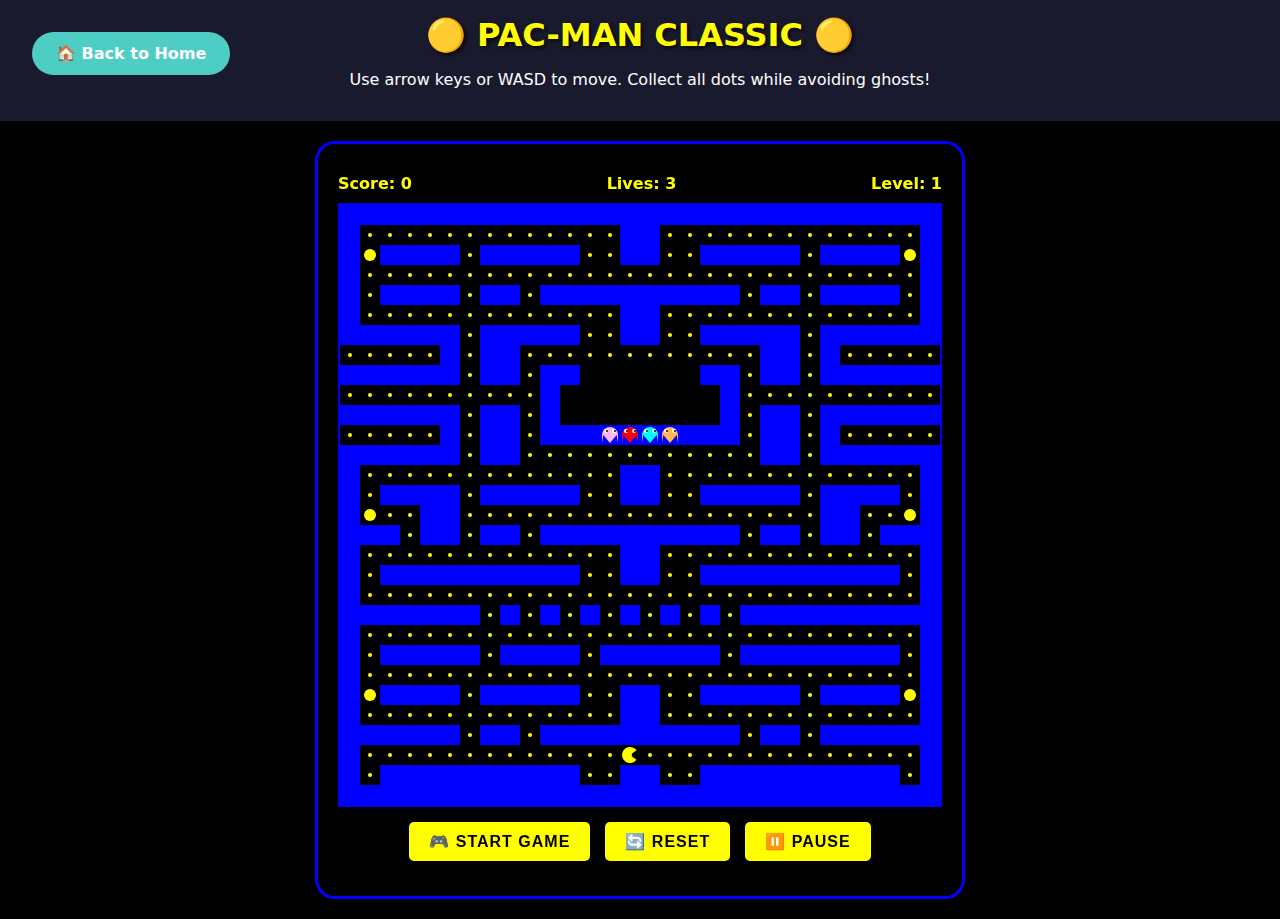
<file: public/games/pac-man-classic.html>
<!DOCTYPE html>
<html lang='en'>
<head>
  <meta charset='UTF-8'>
  <meta name='viewport' content='width=device-width, initial-scale=1.0'>
  <title>Classic Pac-Man - Andy's Fun Zone! 🎮</title>
  <link rel='stylesheet' href='../css/styles.css'>
  <style>
    body {
      font-family: 'Comic Sans MS', cursive, system-ui;
      background: #000;
      color: #fff;
      margin: 0;
      padding: 0;
      min-height: 100vh;
      display: flex;
      flex-direction: column;
      align-items: center;
    }
    
    .game-header {
      text-align: center;
      padding: 1rem;
      background: #1a1a2e;
      width: 100%;
    }
    
    .game-header h1 {
      color: #ffff00;
      margin: 0;
      text-shadow: 2px 2px 4px rgba(0,0,0,0.8);
    }
    
    .game-container {
      background: #000;
      border: 3px solid #0000ff;
      padding: 20px;
      margin: 20px;
    }
    
    #gameCanvas {
      background: #000;
      border: 2px solid #0000ff;
      display: block;
    }
    
    .game-info {
      display: flex;
      justify-content: space-between;
      margin: 10px 0;
      color: #ffff00;
      font-weight: bold;
    }
    
    .controls {
      text-align: center;
      margin: 10px 0;
    }
    
    .game-button {
      background: #ffff00;
      color: #000;
      border: none;
      padding: 10px 20px;
      margin: 5px;
      border-radius: 5px;
      font-weight: bold;
      cursor: pointer;
    }
    
    .game-button:hover {
      background: #fff;
    }
  </style>
</head>
<body>
  <a href="../index.html" class="back-button">🏠 Back to Home</a>
  
  <div class="game-header">
    <h1>🟡 PAC-MAN CLASSIC 🟡</h1>
    <p>Use arrow keys or WASD to move. Collect all dots while avoiding ghosts!</p>
  </div>
  
  <div class="game-container">
    <div class="game-info">
      <div>Score: <span id="score">0</span></div>
      <div>Lives: <span id="lives">3</span></div>
      <div>Level: <span id="level">1</span></div>
    </div>
    
    <canvas id="gameCanvas" width="600" height="600"></canvas>
    
    <div class="controls">
      <button class="game-button" onclick="startGame()">🎮 Start Game</button>
      <button class="game-button" onclick="resetGame()">🔄 Reset</button>
      <button class="game-button" onclick="pauseGame()">⏸️ Pause</button>
    </div>
  </div>
  
  <script>
    // Game variables
    const canvas = document.getElementById('gameCanvas');
    const ctx = canvas.getContext('2d');
    
    let gameState = 'menu'; // menu, playing, paused, gameOver
    let score = 0;
    let lives = 3;
    let level = 1;
    let gameRunning = false;
    
    // Grid settings
    const GRID_SIZE = 20;
    const COLS = canvas.width / GRID_SIZE;
    const ROWS = canvas.height / GRID_SIZE;
    
    // Pac-Man
    const pacman = {
      x: 14,
      y: 27,
      direction: 'right',
      nextDirection: 'right',
      mouthOpen: true,
      animationTimer: 0
    };
    
    // Power-up state
    let powerMode = false;
    let powerModeTimer = 0;
    const POWER_MODE_DURATION = 300; // 300 game ticks
    
    // Simple maze layout (1 = wall, 0 = dot, 2 = power pellet, 3 = empty)
    const maze = [
      [1,1,1,1,1,1,1,1,1,1,1,1,1,1,1,1,1,1,1,1,1,1,1,1,1,1,1,1,1,1],
      [1,0,0,0,0,0,0,0,0,0,0,0,0,0,1,1,0,0,0,0,0,0,0,0,0,0,0,0,0,1],
      [1,2,1,1,1,1,0,1,1,1,1,1,0,0,1,1,0,0,1,1,1,1,1,0,1,1,1,1,2,1],
      [1,0,0,0,0,0,0,0,0,0,0,0,0,0,0,0,0,0,0,0,0,0,0,0,0,0,0,0,0,1],
      [1,0,1,1,1,1,0,1,1,0,1,1,1,1,1,1,1,1,1,1,0,1,1,0,1,1,1,1,0,1],
      [1,0,0,0,0,0,0,0,0,0,0,0,0,0,1,1,0,0,0,0,0,0,0,0,0,0,0,0,0,1],
      [1,1,1,1,1,1,0,1,1,1,1,1,0,0,1,1,0,0,1,1,1,1,1,0,1,1,1,1,1,1],
      [0,0,0,0,0,1,0,1,1,0,0,0,0,0,0,0,0,0,0,0,0,1,1,0,1,0,0,0,0,0],
      [1,1,1,1,1,1,0,1,1,0,1,1,3,3,3,3,3,3,1,1,0,1,1,0,1,1,1,1,1,1],
      [0,0,0,0,0,0,0,0,0,0,1,3,3,3,3,3,3,3,3,1,0,0,0,0,0,0,0,0,0,0],
      [1,1,1,1,1,1,0,1,1,0,1,3,3,3,3,3,3,3,3,1,0,1,1,0,1,1,1,1,1,1],
      [0,0,0,0,0,1,0,1,1,0,1,1,1,1,1,1,1,1,1,1,0,1,1,0,1,0,0,0,0,0],
      [1,1,1,1,1,1,0,1,1,0,0,0,0,0,0,0,0,0,0,0,0,1,1,0,1,1,1,1,1,1],
      [1,0,0,0,0,0,0,0,0,0,0,0,0,0,1,1,0,0,0,0,0,0,0,0,0,0,0,0,0,1],
      [1,0,1,1,1,1,0,1,1,1,1,1,0,0,1,1,0,0,1,1,1,1,1,0,1,1,1,1,0,1],
      [1,2,0,0,1,1,0,0,0,0,0,0,0,0,0,0,0,0,0,0,0,0,0,0,1,1,0,0,2,1],
      [1,1,1,0,1,1,0,1,1,0,1,1,1,1,1,1,1,1,1,1,0,1,1,0,1,1,0,1,1,1],
      [1,0,0,0,0,0,0,0,0,0,0,0,0,0,1,1,0,0,0,0,0,0,0,0,0,0,0,0,0,1],
      [1,0,1,1,1,1,1,1,1,1,1,1,0,0,1,1,0,0,1,1,1,1,1,1,1,1,1,1,0,1],
      [1,0,0,0,0,0,0,0,0,0,0,0,0,0,0,0,0,0,0,0,0,0,0,0,0,0,0,0,0,1],
      [1,1,1,1,1,1,1,0,1,0,1,0,1,0,1,0,1,0,1,0,1,1,1,1,1,1,1,1,1,1],
      [1,0,0,0,0,0,0,0,0,0,0,0,0,0,0,0,0,0,0,0,0,0,0,0,0,0,0,0,0,1],
      [1,0,1,1,1,1,1,0,1,1,1,1,0,1,1,1,1,1,1,0,1,1,1,1,1,1,1,1,0,1],
      [1,0,0,0,0,0,0,0,0,0,0,0,0,0,0,0,0,0,0,0,0,0,0,0,0,0,0,0,0,1],
      [1,2,1,1,1,1,0,1,1,1,1,1,0,0,1,1,0,0,1,1,1,1,1,0,1,1,1,1,2,1],
      [1,0,0,0,0,0,0,0,0,0,0,0,0,0,1,1,0,0,0,0,0,0,0,0,0,0,0,0,0,1],
      [1,1,1,1,1,1,0,1,1,0,1,1,1,1,1,1,1,1,1,1,0,1,1,0,1,1,1,1,1,1],
      [1,0,0,0,0,0,0,0,0,0,0,0,0,0,0,0,0,0,0,0,0,0,0,0,0,0,0,0,0,1],
      [1,0,1,1,1,1,1,1,1,1,1,1,0,0,1,1,0,0,1,1,1,1,1,1,1,1,1,1,0,1],
      [1,1,1,1,1,1,1,1,1,1,1,1,1,1,1,1,1,1,1,1,1,1,1,1,1,1,1,1,1,1]
    ];
    
    // Ghosts
    const ghosts = [
      { x: 14, y: 11, direction: 'up', color: '#ff0000', name: 'Blinky' },
      { x: 13, y: 11, direction: 'up', color: '#ffb8ff', name: 'Pinky' },
      { x: 15, y: 11, direction: 'down', color: '#00ffff', name: 'Inky' },
      { x: 16, y: 11, direction: 'down', color: '#ffb852', name: 'Clyde' }
    ];
    
    // Game functions
    function startGame() {
      gameState = 'playing';
      gameRunning = true;
      gameLoop();
    }
    
    function resetGame() {
      score = 0;
      lives = 3;
      level = 1;
      gameState = 'menu';
      gameRunning = false;
      
      // Reset Pac-Man position
      pacman.x = 14;
      pacman.y = 27;
      pacman.direction = 'right';
      
      // Reset power mode
      powerMode = false;
      powerModeTimer = 0;
      
      // Reset ghosts
      ghosts[0].x = 14; ghosts[0].y = 11;
      ghosts[1].x = 13; ghosts[1].y = 11;
      ghosts[2].x = 15; ghosts[2].y = 11;
      ghosts[3].x = 16; ghosts[3].y = 11;
      
      updateScore();
      draw();
    }
    
    function pauseGame() {
      if (gameState === 'playing') {
        gameState = 'paused';
        gameRunning = false;
      } else if (gameState === 'paused') {
        gameState = 'playing';
        gameRunning = true;
        gameLoop();
      }
    }
    
    function updateScore() {
      document.getElementById('score').textContent = score;
      document.getElementById('lives').textContent = lives;
      document.getElementById('level').textContent = level;
    }
    
    function drawMaze() {
      for (let row = 0; row < maze.length; row++) {
        for (let col = 0; col < maze[row].length; col++) {
          const x = col * GRID_SIZE;
          const y = row * GRID_SIZE;
          
          if (maze[row][col] === 1) {
            // Wall
            ctx.fillStyle = '#0000ff';
            ctx.fillRect(x, y, GRID_SIZE, GRID_SIZE);
          } else if (maze[row][col] === 0) {
            // Dot
            ctx.fillStyle = '#ffff00';
            ctx.beginPath();
            ctx.arc(x + GRID_SIZE/2, y + GRID_SIZE/2, 2, 0, Math.PI * 2);
            ctx.fill();
          } else if (maze[row][col] === 2) {
            // Power pellet
            ctx.fillStyle = '#ffff00';
            ctx.beginPath();
            ctx.arc(x + GRID_SIZE/2, y + GRID_SIZE/2, 6, 0, Math.PI * 2);
            ctx.fill();
          }
        }
      }
    }
    
    function drawPacman() {
      const x = pacman.x * GRID_SIZE + GRID_SIZE/2;
      const y = pacman.y * GRID_SIZE + GRID_SIZE/2;
      
      ctx.fillStyle = '#ffff00';
      ctx.beginPath();
      
      if (pacman.mouthOpen) {
        let startAngle = 0;
        let endAngle = 2 * Math.PI;
        
        if (pacman.direction === 'right') {
          startAngle = 0.2 * Math.PI;
          endAngle = 1.8 * Math.PI;
        } else if (pacman.direction === 'left') {
          startAngle = 1.2 * Math.PI;
          endAngle = 0.8 * Math.PI;
        } else if (pacman.direction === 'up') {
          startAngle = 1.7 * Math.PI;
          endAngle = 1.3 * Math.PI;
        } else if (pacman.direction === 'down') {
          startAngle = 0.7 * Math.PI;
          endAngle = 0.3 * Math.PI;
        }
        
        ctx.arc(x, y, GRID_SIZE/2 - 2, startAngle, endAngle);
        ctx.lineTo(x, y);
      } else {
        ctx.arc(x, y, GRID_SIZE/2 - 2, 0, 2 * Math.PI);
      }
      
      ctx.fill();
    }
    
    function drawGhosts() {
      ghosts.forEach(ghost => {
        const x = ghost.x * GRID_SIZE + GRID_SIZE/2;
        const y = ghost.y * GRID_SIZE + GRID_SIZE/2;
        
        ctx.fillStyle = ghost.color;
        ctx.beginPath();
        ctx.arc(x, y, GRID_SIZE/2 - 2, Math.PI, 0, false);
        ctx.lineTo(x + GRID_SIZE/2 - 2, y + GRID_SIZE/2 - 2);
        ctx.lineTo(x + GRID_SIZE/3, y);
        ctx.lineTo(x, y + GRID_SIZE/2 - 2);
        ctx.lineTo(x - GRID_SIZE/3, y);
        ctx.lineTo(x - GRID_SIZE/2 + 2, y + GRID_SIZE/2 - 2);
        ctx.closePath();
        ctx.fill();
        
        // Eyes
        ctx.fillStyle = '#fff';
        ctx.beginPath();
        ctx.arc(x - 4, y - 4, 2, 0, Math.PI * 2);
        ctx.arc(x + 4, y - 4, 2, 0, Math.PI * 2);
        ctx.fill();
        
        ctx.fillStyle = '#000';
        ctx.beginPath();
        ctx.arc(x - 3, y - 4, 1, 0, Math.PI * 2);
        ctx.arc(x + 5, y - 4, 1, 0, Math.PI * 2);
        ctx.fill();
      });
    }
    
    function draw() {
      ctx.clearRect(0, 0, canvas.width, canvas.height);
      drawMaze();
      drawPacman();
      drawGhosts();
      
      if (gameState === 'paused') {
        ctx.fillStyle = 'rgba(0,0,0,0.7)';
        ctx.fillRect(0, 0, canvas.width, canvas.height);
        ctx.fillStyle = '#ffff00';
        ctx.font = '48px Arial';
        ctx.textAlign = 'center';
        ctx.fillText('PAUSED', canvas.width/2, canvas.height/2);
      }
    }
    
    function canMoveTo(x, y) {
      if (x < 0 || x >= COLS || y < 0 || y >= ROWS) return false;
      return maze[y][x] !== 1;
    }
    
    function movePacman() {
      let newX = pacman.x;
      let newY = pacman.y;
      
      // Try to change direction
      if (pacman.nextDirection !== pacman.direction) {
        let testX = pacman.x;
        let testY = pacman.y;
        
        if (pacman.nextDirection === 'up') testY--;
        else if (pacman.nextDirection === 'down') testY++;
        else if (pacman.nextDirection === 'left') testX--;
        else if (pacman.nextDirection === 'right') testX++;
        
        if (canMoveTo(testX, testY)) {
          pacman.direction = pacman.nextDirection;
        }
      }
      
      // Move in current direction
      if (pacman.direction === 'up') newY--;
      else if (pacman.direction === 'down') newY++;
      else if (pacman.direction === 'left') newX--;
      else if (pacman.direction === 'right') newX++;
      
      if (canMoveTo(newX, newY)) {
        pacman.x = newX;
        pacman.y = newY;
        
        // Check for dots
        if (maze[pacman.y][pacman.x] === 0) {
          maze[pacman.y][pacman.x] = 3;
          score += 10;
          updateScore();
        } else if (maze[pacman.y][pacman.x] === 2) {
          maze[pacman.y][pacman.x] = 3;
          score += 50;
          powerMode = true;
          powerModeTimer = POWER_MODE_DURATION;
          // Make ghosts vulnerable
          ghosts.forEach(ghost => {
            ghost.vulnerable = true;
            ghost.originalColor = ghost.color;
            ghost.color = '#0000ff';
          });
          updateScore();
        }
      }
      
      // Animate mouth
      pacman.animationTimer++;
      if (pacman.animationTimer % 10 === 0) {
        pacman.mouthOpen = !pacman.mouthOpen;
      }
    }
    
    function moveGhosts() {
      ghosts.forEach(ghost => {
        // Simple AI - random direction changes
        if (Math.random() < 0.1) {
          const directions = ['up', 'down', 'left', 'right'];
          ghost.direction = directions[Math.floor(Math.random() * directions.length)];
        }
        
        let newX = ghost.x;
        let newY = ghost.y;
        
        if (ghost.direction === 'up') newY--;
        else if (ghost.direction === 'down') newY++;
        else if (ghost.direction === 'left') newX--;
        else if (ghost.direction === 'right') newX++;
        
        if (canMoveTo(newX, newY)) {
          ghost.x = newX;
          ghost.y = newY;
        } else {
          // Change direction if hit wall
          const directions = ['up', 'down', 'left', 'right'];
          ghost.direction = directions[Math.floor(Math.random() * directions.length)];
        }
      });
    }
    
    function updatePowerMode() {
      if (powerMode) {
        powerModeTimer--;
        if (powerModeTimer <= 0) {
          powerMode = false;
          // Reset ghosts to normal
          ghosts.forEach(ghost => {
            ghost.vulnerable = false;
            ghost.color = ghost.originalColor || ghost.color;
          });
        }
      }
    }
    
    function checkCollisions() {
      ghosts.forEach((ghost, index) => {
        if (ghost.x === pacman.x && ghost.y === pacman.y) {
          if (powerMode && ghost.vulnerable) {
            // Eat the ghost
            score += 200;
            updateScore();
            // Reset ghost to center
            ghost.x = 14 + (index % 2);
            ghost.y = 11;
            ghost.vulnerable = false;
            ghost.color = ghost.originalColor;
          } else {
            // Pac-man dies
            lives--;
            updateScore();
            
            if (lives <= 0) {
              gameState = 'gameOver';
              gameRunning = false;
              alert('Game Over! Final Score: ' + score);
            } else {
              // Reset positions
              pacman.x = 14;
              pacman.y = 27;
              powerMode = false;
              powerModeTimer = 0;
              alert('Life lost! Lives remaining: ' + lives);
            }
          }
        }
      });
    }
    
    function gameLoop() {
      if (!gameRunning || gameState !== 'playing') return;
      
      updatePowerMode();
      movePacman();
      moveGhosts();
      checkCollisions();
      draw();
      
      setTimeout(gameLoop, 200);
    }
    
    // Keyboard controls
    document.addEventListener('keydown', function(e) {
      if (gameState !== 'playing') return;
      
      switch (e.key) {
        case 'ArrowUp':
        case 'w':
        case 'W':
          pacman.nextDirection = 'up';
          e.preventDefault();
          break;
        case 'ArrowDown':
        case 's':
        case 'S':
          pacman.nextDirection = 'down';
          e.preventDefault();
          break;
        case 'ArrowLeft':
        case 'a':
        case 'A':
          pacman.nextDirection = 'left';
          e.preventDefault();
          break;
        case 'ArrowRight':
        case 'd':
        case 'D':
          pacman.nextDirection = 'right';
          e.preventDefault();
          break;
      }
    });
    
    // Initialize game
    updateScore();
    draw();
  </script>
</body>
</html>
</file>
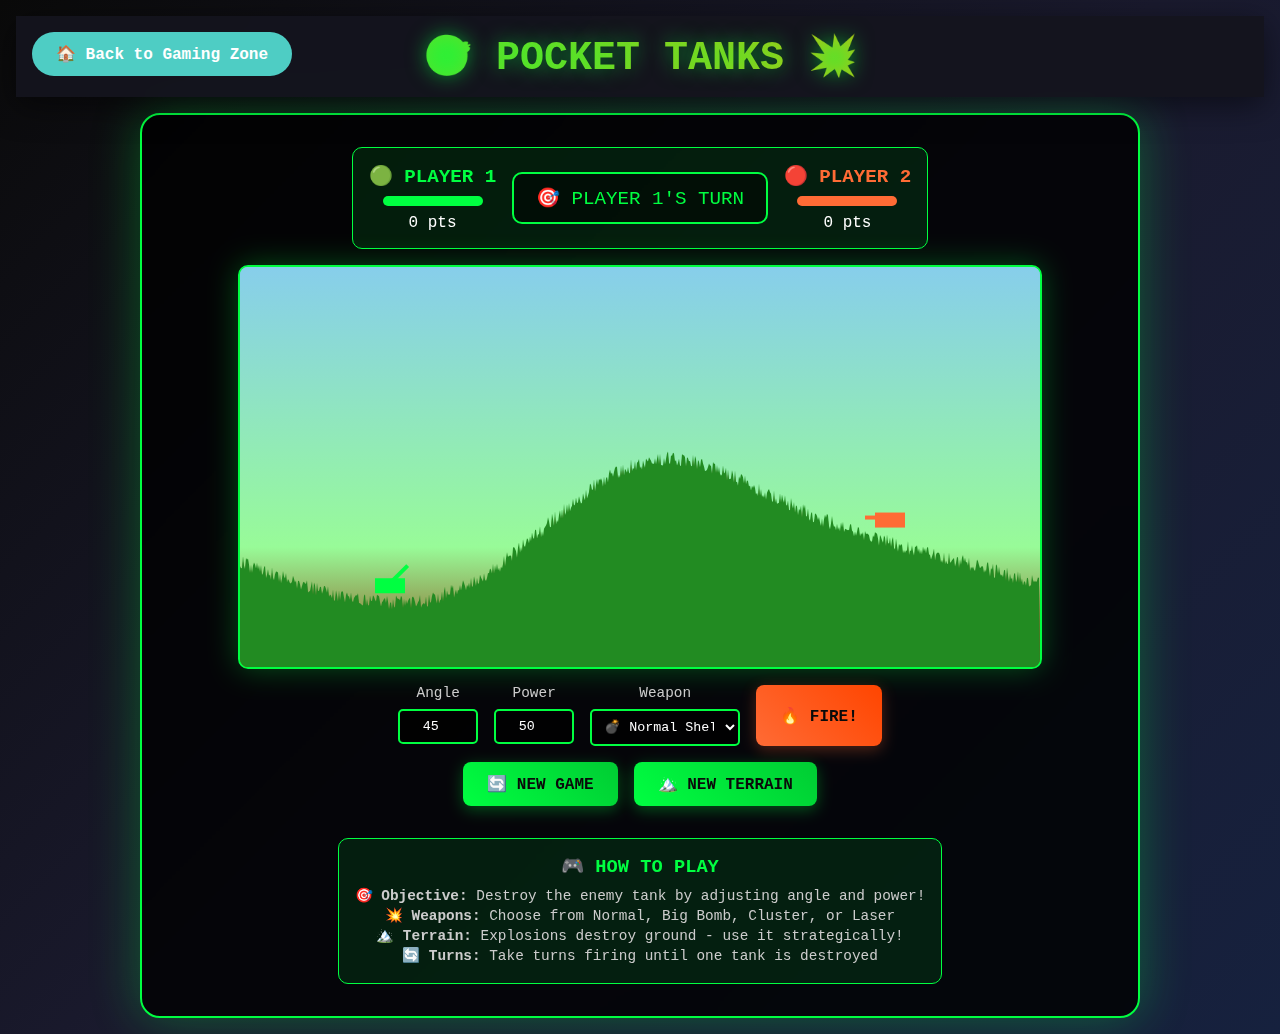
<file: public/games/pocket-tanks.html>
<!DOCTYPE html>
<html lang="en">
<head>
  <meta charset="UTF-8">
  <meta name="viewport" content="width=device-width, initial-scale=1.0">
  <title>Pocket Tanks - Epic Artillery Combat</title>
  <style>
    :root {
      --primary-color: #00ff41;
      --secondary-color: #ffaa00;
      --danger-color: #ff6b35;
      --background-dark: #0a0a0a;
      --text-primary: #ffffff;
      --text-secondary: #cccccc;
    }

    * {
      margin: 0;
      padding: 0;
      box-sizing: border-box;
    }

    body {
      background: linear-gradient(135deg, #0a0a0a 0%, #1a1a2e 50%, #16213e 100%);
      color: var(--text-primary);
      font-family: 'Courier New', monospace;
      min-height: 100vh;
      margin: 0;
      padding: 1rem;
    }
    
    .back-button {
      position: fixed;
      top: 2rem;
      left: 2rem;
      padding: 0.75rem 1.5rem;
      background: #4ecdc4;
      color: white;
      text-decoration: none;
      border-radius: 25px;
      font-weight: bold;
      transition: all 0.3s ease;
      z-index: 1000;
    }
    
    .back-button:hover {
      transform: translateY(-2px) scale(1.05);
      box-shadow: 0 0 20px rgba(255, 107, 107, 0.3);
    }
    
    .game-header {
      text-align: center;
      padding: 1rem;
      background: rgba(20, 20, 30, 0.95);
      backdrop-filter: blur(10px);
      box-shadow: 0 8px 32px rgba(0,0,0,0.5);
      position: relative;
      z-index: 100;
      margin-bottom: 1rem;
    }
    
    .game-header h1 {
      font-size: 2.5rem;
      margin: 0;
      background: linear-gradient(45deg, var(--primary-color), var(--secondary-color));
      background-clip: text;
      -webkit-background-clip: text;
      -webkit-text-fill-color: transparent;
      text-shadow: 0 0 20px rgba(0, 255, 65, 0.5);
    }
    
    .main-wrapper {
      display: flex;
      flex-direction: column;
      align-items: center;
      flex: 1;
      width: 100%;
    }

    .game-container {
      background: rgba(0, 0, 0, 0.8);
      border-radius: 20px;
      padding: 2rem;
      border: 2px solid var(--primary-color);
      box-shadow: 0 0 50px rgba(0, 255, 65, 0.3);
      backdrop-filter: blur(10px);
      max-width: 1000px;
      width: 100%;
      display: flex;
      flex-direction: column;
      align-items: center;
    }



    .game-info {
      display: grid;
      grid-template-columns: 1fr 2fr 1fr;
      align-items: center;
      gap: 1rem;
      margin-bottom: 1rem;
      padding: 1rem;
      background: rgba(0, 255, 65, 0.1);
      border-radius: 10px;
      border: 1px solid var(--primary-color);
    }

    .player-info {
      display: flex;
      flex-direction: column;
      align-items: center;
      gap: 0.5rem;
    }

    .player-name {
      font-size: 1.2rem;
      font-weight: bold;
    }

    .player1 { color: var(--primary-color); }
    .player2 { color: var(--danger-color); }

    .health-bar {
      width: 100px;
      height: 10px;
      background: rgba(255, 255, 255, 0.2);
      border-radius: 5px;
      overflow: hidden;
    }

    .health-fill {
      height: 100%;
      transition: width 0.3s ease;
    }

    .health-fill.player1 { background: var(--primary-color); }
    .health-fill.player2 { background: var(--danger-color); }

    .game-canvas {
      border: 2px solid var(--primary-color);
      border-radius: 10px;
      background: linear-gradient(180deg, #87CEEB 0%, #98FB98 70%, #8B4513 100%);
      display: block;
      margin: 0 auto 1rem;
      box-shadow: 0 0 30px rgba(0, 255, 65, 0.3);
    }

    .controls {
      display: flex;
      justify-content: center;
      gap: 1rem;
      margin-bottom: 1rem;
      flex-wrap: wrap;
    }

    .control-group {
      display: flex;
      flex-direction: column;
      align-items: center;
      gap: 0.5rem;
    }

    .control-group label {
      font-size: 0.9rem;
      color: var(--text-secondary);
    }

    .control-input {
      background: rgba(0, 0, 0, 0.8);
      border: 2px solid var(--primary-color);
      color: var(--text-primary);
      padding: 0.5rem;
      border-radius: 5px;
      font-family: 'Courier New', monospace;
      width: 80px;
      text-align: center;
    }

    .control-input:focus {
      outline: none;
      border-color: var(--secondary-color);
      box-shadow: 0 0 10px rgba(255, 170, 0, 0.5);
    }

    .weapon-select {
      width: 150px;
    }

    .game-button {
      background: linear-gradient(45deg, var(--primary-color), #00cc33);
      color: var(--background-dark);
      border: none;
      padding: 0.75rem 1.5rem;
      border-radius: 8px;
      font-family: 'Courier New', monospace;
      font-weight: bold;
      font-size: 1rem;
      cursor: pointer;
      transition: all 0.3s ease;
      text-transform: uppercase;
      box-shadow: 0 4px 15px rgba(0, 255, 65, 0.3);
    }

    .game-button:hover {
      transform: translateY(-2px);
      box-shadow: 0 6px 20px rgba(0, 255, 65, 0.5);
    }

    .game-button:active {
      transform: translateY(0);
    }

    .game-button.fire {
      background: linear-gradient(45deg, var(--danger-color), #ff4500);
      box-shadow: 0 4px 15px rgba(255, 107, 53, 0.3);
    }

    .game-button.fire:hover {
      box-shadow: 0 6px 20px rgba(255, 107, 53, 0.5);
    }

    .turn-indicator {
      text-align: center;
      font-size: 1.2rem;
      margin: 0;
      padding: 0.75rem 1rem;
      background: rgba(0, 0, 0, 0.5);
      border-radius: 10px;
      border: 2px solid;
      animation: pulse 2s ease-in-out infinite;
      white-space: nowrap;
    }

    .turn-indicator.player1 {
      border-color: var(--primary-color);
      color: var(--primary-color);
    }

    .turn-indicator.player2 {
      border-color: var(--danger-color);
      color: var(--danger-color);
    }

    @keyframes pulse {
      0%, 100% { opacity: 1; }
      50% { opacity: 0.7; }
    }

    .game-over {
      position: fixed;
      top: 50%;
      left: 50%;
      transform: translate(-50%, -50%);
      background: rgba(0, 0, 0, 0.95);
      padding: 2rem;
      border-radius: 15px;
      text-align: center;
      border: 2px solid var(--secondary-color);
      display: none;
      z-index: 100;
      min-width: 300px;
      box-shadow: 0 0 50px rgba(255, 170, 0, 0.5);
    }

    .game-over h2 {
      color: var(--secondary-color);
      margin-bottom: 1rem;
      text-shadow: 0 0 10px var(--secondary-color);
    }

    .instructions {
      text-align: center;
      margin-top: 1rem;
      padding: 1rem;
      background: rgba(0, 255, 65, 0.1);
      border-radius: 10px;
      border: 1px solid var(--primary-color);
    }

    .instructions h3 {
      color: var(--primary-color);
      margin-bottom: 0.5rem;
    }

    .instructions p {
      color: var(--text-secondary);
      font-size: 0.9rem;
      line-height: 1.4;
    }

    @media (max-width: 768px) {
      .game-canvas {
        width: 90vw !important;
        height: 300px !important;
      }
      
      .controls {
        flex-direction: column;
        align-items: center;
      }
      
      .game-info {
        grid-template-columns: 1fr;
        grid-template-rows: auto auto auto;
        text-align: center;
      }
      
      .turn-indicator {
        font-size: 1rem;
        padding: 0.5rem;
      }
      
      .back-button {
        position: static;
        display: block;
        margin: 1rem auto;
        width: fit-content;
      }
      
      .game-header h1 {
        font-size: 2rem;
      }
    }
  </style>
</head>
<body>
  <a href="../index.html" class="back-button">🏠 Back to Gaming Zone</a>
  
  <div class="game-header">
    <h1>🎯 POCKET TANKS 💥</h1>
  </div>
  
  <div class="main-wrapper">
    <div class="game-container">
    
    <div class="game-info">
      <div class="player-info">
        <div class="player-name player1">🟢 PLAYER 1</div>
        <div class="health-bar">
          <div class="health-fill player1" id="health1" style="width: 100%"></div>
        </div>
        <div id="score1">0 pts</div>
      </div>
      
      <div class="turn-indicator player1" id="turnIndicator">
        🎯 PLAYER 1'S TURN
      </div>
      
      <div class="player-info">
        <div class="player-name player2">🔴 PLAYER 2</div>
        <div class="health-bar">
          <div class="health-fill player2" id="health2" style="width: 100%"></div>
        </div>
        <div id="score2">0 pts</div>
      </div>
    </div>
    
    <canvas id="gameCanvas" class="game-canvas" width="800" height="400"></canvas>
    
    <div class="controls">
      <div class="control-group">
        <label>Angle</label>
        <input type="number" id="angleInput" class="control-input" value="45" min="0" max="180">
      </div>
      
      <div class="control-group">
        <label>Power</label>
        <input type="number" id="powerInput" class="control-input" value="50" min="10" max="100">
      </div>
      
      <div class="control-group">
        <label>Weapon</label>
        <select id="weaponSelect" class="control-input weapon-select">
          <option value="normal">💣 Normal Shell</option>
          <option value="big">💥 Big Bomb</option>
          <option value="cluster">🎆 Cluster Bomb</option>
          <option value="laser">⚡ Laser Beam</option>
        </select>
      </div>
      
      <button class="game-button fire" onclick="fire()">🔥 FIRE!</button>
    </div>
    
    <div class="controls">
      <button class="game-button" onclick="newGame()">🔄 NEW GAME</button>
      <button class="game-button" onclick="resetTerrain()">🏔️ NEW TERRAIN</button>
    </div>
    
    <div class="instructions">
      <h3>🎮 HOW TO PLAY</h3>
      <p>
        <strong>🎯 Objective:</strong> Destroy the enemy tank by adjusting angle and power!<br>
        <strong>💥 Weapons:</strong> Choose from Normal, Big Bomb, Cluster, or Laser<br>
        <strong>🏔️ Terrain:</strong> Explosions destroy ground - use it strategically!<br>
        <strong>🔄 Turns:</strong> Take turns firing until one tank is destroyed
      </p>
    </div>
  </div>
  </div>
  </div>

  <div class="game-over" id="gameOver">
    <h2>🏆 VICTORY! 🏆</h2>
    <p id="winnerText">Player 1 Wins!</p>
    <p>Final Score: <span id="finalScore">0</span></p>
    <button class="game-button" onclick="newGame()">🔄 PLAY AGAIN</button>
  </div>

  <script>
    // Game variables
    const canvas = document.getElementById('gameCanvas');
    const ctx = canvas.getContext('2d');
    
    let currentPlayer = 1;
    let gameState = 'playing'; // playing, gameOver
    
    // Store player settings
    let playerSettings = {
      angle: 45,
      power: 50,
      weapon: 'normal'
    };
    
    // Player stats
    let players = {
      1: { health: 100, score: 0, x: 150, y: 0 },
      2: { health: 100, score: 0, x: 650, y: 0 }
    };
    
    // Terrain data
    let terrain = [];
    let terrainHeight = [];
    
    // Projectile
    let projectile = null;
    let particles = [];
    let explosions = [];
    
    // Weapons
    const weapons = {
      normal: { damage: 25, radius: 30, color: '#ffaa00' },
      big: { damage: 40, radius: 50, color: '#ff6b35' },
      cluster: { damage: 15, radius: 20, color: '#ff69b4', clusters: 5 },
      laser: { damage: 35, radius: 15, color: '#00ff41', instant: true }
    };
    
    // Initialize game
    function init() {
      generateTerrain();
      positionTanks();
      updateUI();
      gameLoop();
    }
    
    // Generate random terrain
    function generateTerrain() {
      terrainHeight = [];
      const baseHeight = canvas.height * 0.75;
      
      // Choose random terrain type
      const terrainType = Math.floor(Math.random() * 4);
      
      for (let x = 0; x < canvas.width; x++) {
        let height = baseHeight;
        
        // Add base rolling hills
        const wave1 = Math.sin(x * 0.008) * 40;
        const wave2 = Math.sin(x * 0.003) * 25;
        
        // Add terrain-specific features
        switch (terrainType) {
          case 0: // Central mountain
            const mountainPeak = Math.exp(-Math.pow((x - canvas.width/2) / 150, 2)) * 120;
            height -= mountainPeak;
            break;
            
          case 1: // Valley with hills on sides
            const valley = Math.exp(-Math.pow((x - canvas.width/2) / 200, 2)) * 80;
            height += valley;
            const sideHills = Math.sin(x * 0.015) * 60;
            height -= Math.abs(sideHills);
            break;
            
          case 2: // Multiple peaks
            const peak1 = Math.exp(-Math.pow((x - canvas.width*0.3) / 100, 2)) * 90;
            const peak2 = Math.exp(-Math.pow((x - canvas.width*0.7) / 120, 2)) * 100;
            height -= Math.max(peak1, peak2);
            break;
            
          case 3: // Plateau with steep sides
            const plateau = canvas.width * 0.3;
            const plateauEnd = canvas.width * 0.7;
            if (x >= plateau && x <= plateauEnd) {
              height -= 80;
            } else if (x < plateau) {
              const slope = Math.max(0, (plateau - x) / 100);
              height -= 80 * Math.exp(-slope);
            } else {
              const slope = Math.max(0, (x - plateauEnd) / 100);
              height -= 80 * Math.exp(-slope);
            }
            break;
        }
        
        // Add base waves and noise
        height += wave1 + wave2;
        const noise = (Math.random() - 0.5) * 15;
        height += noise;
        
        // Ensure minimum and maximum heights (bedrock at bottom)
        const bedrockLevel = canvas.height - 30;
        terrainHeight[x] = Math.max(80, Math.min(bedrockLevel, height));
      }
    }
    
    // Position tanks on terrain
    function positionTanks() {
      // Bottom of screen acts as solid bedrock - tanks can't go below it
      const bedrockLevel = canvas.height - 30;
      
      players[1].y = Math.min(bedrockLevel, terrainHeight[players[1].x] - 20);
      players[2].y = Math.min(bedrockLevel, terrainHeight[players[2].x] - 20);
    }
    
    // Draw terrain
    function drawTerrain() {
      ctx.fillStyle = '#8B4513';
      ctx.beginPath();
      ctx.moveTo(0, canvas.height);
      
      for (let x = 0; x < canvas.width; x++) {
        ctx.lineTo(x, terrainHeight[x]);
      }
      
      ctx.lineTo(canvas.width, canvas.height);
      ctx.closePath();
      ctx.fill();
      
      // Add grass on top
      ctx.fillStyle = '#228B22';
      ctx.beginPath();
      ctx.moveTo(0, canvas.height);
      
      for (let x = 0; x < canvas.width; x++) {
        ctx.lineTo(x, terrainHeight[x] - 5);
      }
      
      ctx.lineTo(canvas.width, canvas.height);
      ctx.closePath();
      ctx.fill();
    }
    
    // Draw tanks
    function drawTanks() {
      // Player 1 tank (green)
      ctx.fillStyle = '#00ff41';
      ctx.fillRect(players[1].x - 15, players[1].y - 10, 30, 15);
      // Barrel
      const angle1 = (document.getElementById('angleInput').value * Math.PI) / 180;
      const barrelLength = 25;
      ctx.strokeStyle = '#00ff41';
      ctx.lineWidth = 4;
      ctx.beginPath();
      ctx.moveTo(players[1].x, players[1].y - 5);
      ctx.lineTo(
        players[1].x + Math.cos(angle1) * barrelLength,
        players[1].y - 5 - Math.sin(angle1) * barrelLength
      );
      ctx.stroke();
      
      // Player 2 tank (red)
      ctx.fillStyle = '#ff6b35';
      ctx.fillRect(players[2].x - 15, players[2].y - 10, 30, 15);
      // Barrel (always points left for AI)
      const angle2 = currentPlayer === 2 ? ((180 - document.getElementById('angleInput').value) * Math.PI) / 180 : Math.PI;
      ctx.strokeStyle = '#ff6b35';
      ctx.lineWidth = 4;
      ctx.beginPath();
      ctx.moveTo(players[2].x, players[2].y - 5);
      ctx.lineTo(
        players[2].x + Math.cos(angle2) * barrelLength,
        players[2].y - 5 - Math.sin(angle2) * barrelLength
      );
      ctx.stroke();
    }
    
    // Draw projectile
    function drawProjectile() {
      if (projectile) {
        // Draw dark outline for visibility
        ctx.fillStyle = '#000000';
        ctx.beginPath();
        ctx.arc(projectile.x, projectile.y, 6, 0, Math.PI * 2);
        ctx.fill();
        
        // Draw colored projectile
        ctx.fillStyle = projectile.color;
        ctx.shadowColor = projectile.color;
        ctx.shadowBlur = 15;
        ctx.beginPath();
        ctx.arc(projectile.x, projectile.y, 4, 0, Math.PI * 2);
        ctx.fill();
        ctx.shadowBlur = 0;
      }
    }
    
    // Draw particles
    function drawParticles() {
      particles.forEach(particle => {
        ctx.fillStyle = particle.color;
        ctx.globalAlpha = particle.life;
        ctx.beginPath();
        ctx.arc(particle.x, particle.y, particle.size, 0, Math.PI * 2);
        ctx.fill();
        ctx.globalAlpha = 1;
      });
    }
    
    // Draw explosions
    function drawExplosions() {
      explosions.forEach(explosion => {
        // Draw flash effect
        if (explosion.flash > 0) {
          ctx.fillStyle = '#FFFFFF';
          ctx.globalAlpha = explosion.flash * 0.8;
          ctx.beginPath();
          ctx.arc(explosion.x, explosion.y, explosion.maxRadius * 0.6, 0, Math.PI * 2);
          ctx.fill();
          ctx.globalAlpha = 1;
        }
        
        // Draw main explosion circle
        const gradient = ctx.createRadialGradient(
          explosion.x, explosion.y, 0,
          explosion.x, explosion.y, explosion.currentRadius
        );
        gradient.addColorStop(0, explosion.color + 'FF'); // Full opacity at center
        gradient.addColorStop(0.3, explosion.color + 'AA'); // Medium opacity
        gradient.addColorStop(1, explosion.color + '00'); // Transparent at edge
        
        ctx.fillStyle = gradient;
        ctx.globalAlpha = explosion.life;
        ctx.beginPath();
        ctx.arc(explosion.x, explosion.y, explosion.currentRadius, 0, Math.PI * 2);
        ctx.fill();
        ctx.globalAlpha = 1;
        
        // Draw shockwave rings
        explosion.shockwaves.forEach(wave => {
          if (wave.radius > 0) {
            ctx.strokeStyle = explosion.color;
            ctx.lineWidth = 3;
            ctx.globalAlpha = wave.opacity * explosion.life;
            ctx.beginPath();
            ctx.arc(explosion.x, explosion.y, wave.radius, 0, Math.PI * 2);
            ctx.stroke();
            ctx.globalAlpha = 1;
          }
        });
      });
    }
    
    // Create explosion effect
    function createExplosion(x, y, color, radius = 30) {
      explosions.push({
        x: x,
        y: y,
        color: color,
        maxRadius: radius * 1.5,
        currentRadius: 0,
        life: 1,
        flash: 1,
        shockwaves: [
          { radius: 0, opacity: 1, speed: 3 },
          { radius: 0, opacity: 0.7, speed: 2 },
          { radius: 0, opacity: 0.4, speed: 1.5 }
        ]
      });
      
      // Add some debris particles for extra effect
      for (let i = 0; i < 8; i++) {
        particles.push({
          x: x,
          y: y,
          vx: (Math.random() - 0.5) * 6,
          vy: (Math.random() - 0.5) * 6 - 2,
          size: Math.random() * 3 + 1,
          color: '#8B4513', // Brown debris
          life: 1,
          decay: 0.015
        });
      }
    }
    
    // Update particles
    function updateParticles() {
      particles = particles.filter(particle => {
        particle.x += particle.vx;
        particle.y += particle.vy;
        particle.vy += 0.2; // gravity
        particle.life -= particle.decay;
        return particle.life > 0;
      });
    }
    
    // Update explosions
    function updateExplosions() {
      explosions = explosions.filter(explosion => {
        // Expand main explosion
        if (explosion.currentRadius < explosion.maxRadius) {
          explosion.currentRadius += 4;
        }
        
        // Update flash
        explosion.flash -= 0.1;
        
        // Update shockwaves
        explosion.shockwaves.forEach(wave => {
          wave.radius += wave.speed;
          wave.opacity -= 0.02;
        });
        
        // Fade out explosion
        explosion.life -= 0.02;
        
        return explosion.life > 0;
      });
    }
    
    // Fire projectile
    function fire() {
      if (projectile || gameState !== 'playing') return;
      
      const angle = (document.getElementById('angleInput').value * Math.PI) / 180;
      const power = document.getElementById('powerInput').value / 6; // Slower projectile speed
      const weaponType = document.getElementById('weaponSelect').value;
      
      const tank = players[currentPlayer];
      let startAngle = angle;
      
      // Adjust angle for player 2 (facing left)
      if (currentPlayer === 2) {
        startAngle = Math.PI - angle;
      }
      
      projectile = {
        x: tank.x,
        y: tank.y - 5,
        vx: Math.cos(startAngle) * power,
        vy: -Math.sin(startAngle) * power,
        type: weaponType,
        player: currentPlayer,
        color: currentPlayer === 1 ? '#ffff00' : '#ff0000' // Bright yellow for player 1, bright red for AI
      };
      
      // Laser is instant
      if (weaponType === 'laser') {
        handleLaser();
      }
    }
    
    // Handle laser weapon
    function handleLaser() {
      const weapon = weapons.laser;
      const startX = projectile.x;
      const startY = projectile.y;
      
      // Find intersection with terrain or tank
      let hitX = startX;
      let hitY = startY;
      
      for (let i = 0; i < 800; i++) {
        hitX += projectile.vx;
        hitY += projectile.vy;
        
        if (hitX < 0 || hitX >= canvas.width || hitY >= canvas.height) break;
        if (hitY >= terrainHeight[Math.floor(hitX)]) {
          // Hit terrain
          explode(hitX, hitY, weapon);
          break;
        }
        
        // Check tank collision
        if (checkTankCollision(hitX, hitY)) {
          explode(hitX, hitY, weapon);
          break;
        }
      }
      
      // Draw laser beam
      ctx.strokeStyle = projectile.color;
      ctx.lineWidth = 3;
      ctx.shadowColor = projectile.color;
      ctx.shadowBlur = 10;
      ctx.beginPath();
      ctx.moveTo(startX, startY);
      ctx.lineTo(hitX, hitY);
      ctx.stroke();
      ctx.shadowBlur = 0;
      
      projectile = null;
      setTimeout(() => {
        switchTurn();
      }, 1000);
    }
    
    // Update projectile
    function updateProjectile() {
      if (!projectile || projectile.type === 'laser') return;
      
      projectile.x += projectile.vx;
      projectile.y += projectile.vy;
      projectile.vy += 0.2; // reduced gravity for slower arcs
      
      // Check bounds
      if (projectile.x < 0 || projectile.x >= canvas.width || projectile.y >= canvas.height) {
        projectile = null;
        switchTurn();
        return;
      }
      
      // Check terrain collision
      if (projectile.y >= terrainHeight[Math.floor(projectile.x)]) {
        explode(projectile.x, projectile.y, weapons[projectile.type]);
        projectile = null;
        setTimeout(() => {
          switchTurn();
        }, 1000);
        return;
      }
      
      // Check tank collision
      if (checkTankCollision(projectile.x, projectile.y)) {
        explode(projectile.x, projectile.y, weapons[projectile.type]);
        projectile = null;
        setTimeout(() => {
          switchTurn();
        }, 1000);
      }
    }
    
    // Check tank collision
    function checkTankCollision(x, y) {
      for (let player in players) {
        const tank = players[player];
        if (x >= tank.x - 15 && x <= tank.x + 15 && 
            y >= tank.y - 10 && y <= tank.y + 5) {
          return player;
        }
      }
      return false;
    }
    
    // Explode
    function explode(x, y, weapon) {
      createExplosion(x, y, weapon.color, weapon.radius);
      
      // Damage terrain (but not below bedrock level)
      const bedrockLevel = canvas.height - 30;
      for (let i = -weapon.radius; i <= weapon.radius; i++) {
        const terrainX = Math.floor(x + i);
        if (terrainX >= 0 && terrainX < canvas.width) {
          const distance = Math.abs(i);
          const damage = weapon.radius - distance;
          if (damage > 0) {
            terrainHeight[terrainX] = Math.min(bedrockLevel, terrainHeight[terrainX] + damage);
          }
        }
      }
      
      // Damage tanks
      for (let player in players) {
        const tank = players[player];
        const distance = Math.sqrt((x - tank.x) ** 2 + (y - tank.y) ** 2);
        if (distance <= weapon.radius) {
          const damage = Math.round(Math.max(0, weapon.damage * (1 - distance / weapon.radius)));
          players[player].health -= damage;
          players[currentPlayer].score += damage;
          
          if (players[player].health <= 0) {
            players[player].health = 0;
            gameOver(currentPlayer);
          }
        }
      }
      
      // Cluster bomb creates additional explosions
      if (weapon.clusters) {
        setTimeout(() => {
          for (let i = 0; i < weapon.clusters; i++) {
            const clusterX = x + (Math.random() - 0.5) * 100;
            const clusterY = y + (Math.random() - 0.5) * 50;
            if (clusterX >= 0 && clusterX < canvas.width && clusterY >= 0) {
              explode(clusterX, clusterY, { ...weapon, clusters: 0 });
            }
          }
        }, 500);
      }
      
      // Reposition tanks on terrain
      positionTanks();
      updateUI();
    }
    
    // Switch turn
    function switchTurn() {
      // Save player settings before switching
      if (currentPlayer === 1) {
        playerSettings.angle = document.getElementById('angleInput').value;
        playerSettings.power = document.getElementById('powerInput').value;
        playerSettings.weapon = document.getElementById('weaponSelect').value;
      }
      
      currentPlayer = currentPlayer === 1 ? 2 : 1;
      updateTurnIndicator();
      
      // Restore player settings when it's player 1's turn
      if (currentPlayer === 1) {
        document.getElementById('angleInput').value = playerSettings.angle;
        document.getElementById('powerInput').value = playerSettings.power;
        document.getElementById('weaponSelect').value = playerSettings.weapon;
      }
      
      // Simple AI for player 2
      if (currentPlayer === 2) {
        setTimeout(() => {
          aiTurn();
        }, 1000);
      }
    }
    
    // AI turn
    function aiTurn() {
      if (gameState !== 'playing') return;
      
      // Simple AI: aim roughly at player 1 with some randomness
      const targetX = players[1].x;
      const targetY = players[1].y;
      const tankX = players[2].x;
      const tankY = players[2].y;
      
      const distance = Math.abs(targetX - tankX);
      const heightDiff = tankY - targetY;
      
      // Calculate rough angle and power
      let angle = Math.atan2(heightDiff, distance) * 180 / Math.PI;
      angle = Math.max(10, Math.min(170, angle + (Math.random() - 0.5) * 30));
      
      let power = Math.min(100, distance / 3.5 + (Math.random() - 0.5) * 20); // Adjusted for slower projectile speed
      power = Math.max(35, power);
      
      // Choose random weapon
      const weaponTypes = ['normal', 'big', 'cluster', 'laser'];
      const weapon = weaponTypes[Math.floor(Math.random() * weaponTypes.length)];
      
      document.getElementById('angleInput').value = Math.round(angle);
      document.getElementById('powerInput').value = Math.round(power);
      document.getElementById('weaponSelect').value = weapon;
      
      setTimeout(() => {
        fire();
      }, 500);
    }
    
    // Update UI
    function updateUI() {
      document.getElementById('health1').style.width = players[1].health + '%';
      document.getElementById('health2').style.width = players[2].health + '%';
      document.getElementById('score1').textContent = Math.round(players[1].score) + ' pts';
      document.getElementById('score2').textContent = Math.round(players[2].score) + ' pts';
    }
    
    // Update turn indicator
    function updateTurnIndicator() {
      const indicator = document.getElementById('turnIndicator');
      if (currentPlayer === 1) {
        indicator.textContent = '🎯 PLAYER 1\'S TURN';
        indicator.className = 'turn-indicator player1';
      } else {
        indicator.textContent = '🤖 AI TURN';
        indicator.className = 'turn-indicator player2';
      }
    }
    
    // Game over
    function gameOver(winner) {
      gameState = 'gameOver';
      document.getElementById('winnerText').textContent = 
        winner === 1 ? '🟢 PLAYER 1 WINS!' : '🔴 AI WINS!';
      document.getElementById('finalScore').textContent = Math.round(players[winner].score);
      document.getElementById('gameOver').style.display = 'block';
    }
    
    // New game
    function newGame() {
      gameState = 'playing';
      currentPlayer = 1;
      players[1] = { health: 100, score: 0, x: 150, y: 0 };
      players[2] = { health: 100, score: 0, x: 650, y: 0 };
      projectile = null;
      particles = [];
      explosions = [];
      
      generateTerrain();
      positionTanks();
      updateUI();
      updateTurnIndicator();
      
      document.getElementById('gameOver').style.display = 'none';
      
      // Reset player settings to defaults for new game
      playerSettings = { angle: 45, power: 50, weapon: 'normal' };
      document.getElementById('angleInput').value = playerSettings.angle;
      document.getElementById('powerInput').value = playerSettings.power;
      document.getElementById('weaponSelect').value = playerSettings.weapon;
    }
    
    // Reset terrain only
    function resetTerrain() {
      generateTerrain();
      positionTanks();
      projectile = null;
      particles = [];
      explosions = [];
    }
    
    // Game loop
    function gameLoop() {
      // Clear canvas
      ctx.clearRect(0, 0, canvas.width, canvas.height);
      
      // Draw sky gradient
      const gradient = ctx.createLinearGradient(0, 0, 0, canvas.height);
      gradient.addColorStop(0, '#87CEEB');
      gradient.addColorStop(0.7, '#98FB98');
      gradient.addColorStop(1, '#8B4513');
      ctx.fillStyle = gradient;
      ctx.fillRect(0, 0, canvas.width, canvas.height);
      
      // Draw game elements
      drawTerrain();
      drawTanks();
      drawProjectile();
      drawExplosions();
      drawParticles();
      
      // Update game state
      updateProjectile();
      updateExplosions();
      updateParticles();
      
      requestAnimationFrame(gameLoop);
    }
    
    // Initialize game
    init();
  </script>
</body>
</html>
</file>
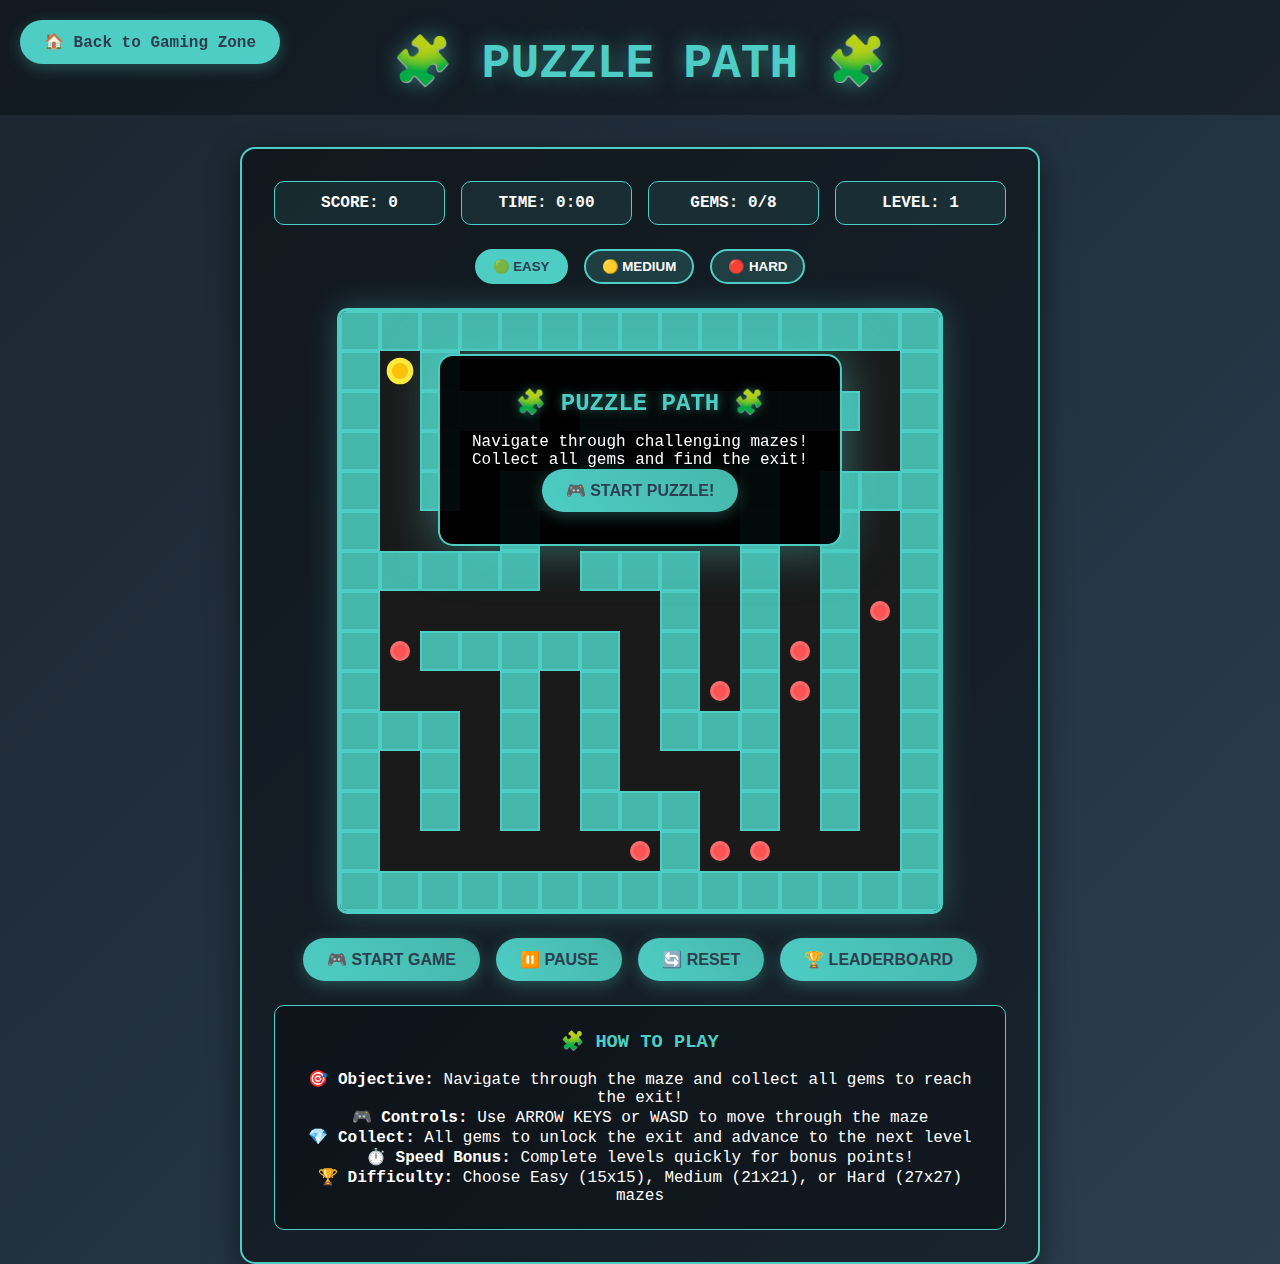
<file: public/games/puzzle-path.html>
<!DOCTYPE html>
<html lang="en">
<head>
  <meta charset="UTF-8">
  <meta name="viewport" content="width=device-width, initial-scale=1.0">
  <title>🧩 Puzzle Path | Gaming Zone</title>
  <style>
    :root {
      --primary-color: #4ecdc4;
      --secondary-color: #45b7aa;
      --accent-color: #96ceb4;
      --text-color: #ffffff;
      --bg-dark: #2c3e50;
      --bg-darker: #1a252f;
    }

    * {
      margin: 0;
      padding: 0;
      box-sizing: border-box;
    }

    body {
      font-family: 'Courier New', monospace;
      background: linear-gradient(135deg, var(--bg-darker) 0%, var(--bg-dark) 100%);
      color: var(--text-color);
      min-height: 100vh;
      overflow-x: hidden;
    }

    .back-button {
      position: fixed;
      top: 20px;
      left: 20px;
      background: var(--primary-color);
      color: var(--bg-dark);
      text-decoration: none;
      padding: 0.75rem 1.5rem;
      border-radius: 25px;
      font-weight: bold;
      transition: all 0.3s ease;
      z-index: 100;
      box-shadow: 0 4px 15px rgba(78, 205, 196, 0.3);
    }

    .back-button:hover {
      background: var(--secondary-color);
      transform: translateY(-2px);
      box-shadow: 0 6px 20px rgba(78, 205, 196, 0.4);
    }

    .game-header {
      text-align: center;
      padding: 2rem 1rem 1rem;
      background: rgba(0, 0, 0, 0.3);
      margin-bottom: 2rem;
    }

    .game-header h1 {
      font-size: 3rem;
      color: var(--primary-color);
      text-shadow: 0 0 20px rgba(78, 205, 196, 0.5);
      margin-bottom: 0.5rem;
    }

    .main-wrapper {
      display: flex;
      justify-content: center;
      align-items: flex-start;
      min-height: calc(100vh - 200px);
      padding: 0 1rem;
    }

    .game-container {
      background: rgba(0, 0, 0, 0.4);
      border-radius: 15px;
      padding: 2rem;
      box-shadow: 0 10px 30px rgba(0, 0, 0, 0.5);
      border: 2px solid var(--primary-color);
      max-width: 800px;
      width: 100%;
    }

    .game-info {
      display: grid;
      grid-template-columns: repeat(4, 1fr);
      gap: 1rem;
      margin-bottom: 1.5rem;
      text-align: center;
    }

    .info-item {
      background: rgba(78, 205, 196, 0.1);
      padding: 0.75rem;
      border-radius: 10px;
      border: 1px solid var(--primary-color);
      font-weight: bold;
    }

    .game-canvas {
      border: 3px solid var(--primary-color);
      border-radius: 10px;
      background: #000;
      display: block;
      margin: 0 auto 1.5rem;
      box-shadow: 0 0 30px rgba(78, 205, 196, 0.3);
    }

    .controls {
      display: flex;
      justify-content: center;
      gap: 1rem;
      margin-bottom: 1.5rem;
      flex-wrap: wrap;
    }

    .game-button {
      background: linear-gradient(45deg, var(--primary-color), var(--secondary-color));
      color: var(--bg-dark);
      border: none;
      padding: 0.75rem 1.5rem;
      border-radius: 25px;
      font-weight: bold;
      font-size: 1rem;
      cursor: pointer;
      transition: all 0.3s ease;
      box-shadow: 0 4px 15px rgba(78, 205, 196, 0.3);
    }

    .game-button:hover {
      transform: translateY(-2px);
      box-shadow: 0 6px 20px rgba(78, 205, 196, 0.4);
    }

    .difficulty-selector {
      display: flex;
      justify-content: center;
      gap: 1rem;
      margin-bottom: 1.5rem;
      flex-wrap: wrap;
    }

    .difficulty-button {
      background: rgba(78, 205, 196, 0.2);
      color: var(--text-color);
      border: 2px solid var(--primary-color);
      padding: 0.5rem 1rem;
      border-radius: 20px;
      font-weight: bold;
      cursor: pointer;
      transition: all 0.3s ease;
    }

    .difficulty-button.active {
      background: var(--primary-color);
      color: var(--bg-dark);
    }

    .instructions {
      background: rgba(0, 0, 0, 0.3);
      padding: 1.5rem;
      border-radius: 10px;
      border: 1px solid var(--primary-color);
      text-align: center;
    }

    .instructions h3 {
      color: var(--primary-color);
      margin-bottom: 1rem;
    }

    .game-start {
      position: fixed;
      top: 50%;
      left: 50%;
      transform: translate(-50%, -50%);
      background: rgba(0, 0, 0, 0.95);
      padding: 2rem;
      border-radius: 15px;
      text-align: center;
      border: 2px solid var(--primary-color);
      z-index: 150;
      min-width: 300px;
      box-shadow: 0 0 50px rgba(78, 205, 196, 0.5);
    }

    .game-start h2 {
      color: var(--primary-color);
      margin-bottom: 1rem;
      text-shadow: 0 0 10px rgba(78, 205, 196, 0.5);
    }
  </style>
</head>
<body>
  <a href="../index.html" class="back-button">🏠 Back to Gaming Zone</a>
  
  <div class="game-header">
    <h1>🧩 PUZZLE PATH 🧩</h1>
  </div>
  
  <div class="main-wrapper">
    <div class="game-container">
      
      <div class="game-info">
        <div class="info-item score">
          SCORE: <span id="score">0</span>
        </div>
        <div class="info-item time">
          TIME: <span id="time">0:00</span>
        </div>
        <div class="info-item gems">
          GEMS: <span id="gems">0</span>/<span id="totalGems">0</span>
        </div>
        <div class="info-item level">
          LEVEL: <span id="level">1</span>
        </div>
      </div>
      
      <div class="difficulty-selector">
        <button class="difficulty-button active" onclick="setDifficulty('easy')">🟢 EASY</button>
        <button class="difficulty-button" onclick="setDifficulty('medium')">🟡 MEDIUM</button>
        <button class="difficulty-button" onclick="setDifficulty('hard')">🔴 HARD</button>
      </div>
      
      <canvas id="gameCanvas" class="game-canvas" width="600" height="600"></canvas>
      
      <div class="controls">
        <button class="game-button" onclick="startGame()">🎮 START GAME</button>
        <button class="game-button" onclick="pauseGame()">⏸️ PAUSE</button>
        <button class="game-button" onclick="resetGame()">🔄 RESET</button>
        <button class="game-button" onclick="showLeaderboard()">🏆 LEADERBOARD</button>
      </div>
      
      <div class="instructions">
        <h3>🧩 HOW TO PLAY</h3>
        <p><strong>🎯 Objective:</strong> Navigate through the maze and collect all gems to reach the exit!</p>
        <p><strong>🎮 Controls:</strong> Use ARROW KEYS or WASD to move through the maze</p>
        <p><strong>💎 Collect:</strong> All gems to unlock the exit and advance to the next level</p>
        <p><strong>⏱️ Speed Bonus:</strong> Complete levels quickly for bonus points!</p>
        <p><strong>🏆 Difficulty:</strong> Choose Easy (15x15), Medium (21x21), or Hard (27x27) mazes</p>
      </div>
    </div>
  </div>

  <div class="game-start" id="gameStart">
    <h2>🧩 PUZZLE PATH 🧩</h2>
    <p>Navigate through challenging mazes!</p>
    <p>Collect all gems and find the exit!</p>
    <button class="game-button" onclick="startGame()">🎮 START PUZZLE!</button>
  </div>

  <script>
    // Game variables
    const canvas = document.getElementById('gameCanvas');
    const ctx = canvas.getContext('2d');
    
    let gameState = 'start';
    let score = 0;
    let level = 1;
    let gameLoop = null;
    let startTime = 0;
    let elapsedTime = 0;
    let difficulty = 'easy';
    
    // Maze variables
    let maze = [];
    let player = { x: 1, y: 1 };
    let exit = { x: 0, y: 0 };
    let gems = [];
    let collectedGems = 0;
    
    // Difficulty settings
    const difficultySettings = {
      easy: { size: 15, cellSize: 40, gemCount: 8, timeBonus: 10 },
      medium: { size: 21, cellSize: 28, gemCount: 12, timeBonus: 15 },
      hard: { size: 27, cellSize: 22, gemCount: 16, timeBonus: 20 }
    };
    
    function setDifficulty(newDifficulty) {
      difficulty = newDifficulty;
      document.querySelectorAll('.difficulty-button').forEach(btn => btn.classList.remove('active'));
      event.target.classList.add('active');
      
      if (gameState === 'start') {
        generateMaze();
        draw();
      }
    }
    
    function generateMaze() {
      const settings = difficultySettings[difficulty];
      const size = settings.size;
      
      // Initialize maze with walls
      maze = Array(size).fill().map(() => Array(size).fill(1));
      
      // Generate maze using recursive backtracking
      const stack = [];
      const visited = Array(size).fill().map(() => Array(size).fill(false));
      
      function getNeighbors(x, y) {
        const neighbors = [];
        const directions = [[0, -2], [2, 0], [0, 2], [-2, 0]];
        
        for (const [dx, dy] of directions) {
          const nx = x + dx;
          const ny = y + dy;
          if (nx > 0 && nx < size - 1 && ny > 0 && ny < size - 1 && !visited[ny][nx]) {
            neighbors.push([nx, ny]);
          }
        }
        return neighbors;
      }
      
      // Start from (1,1)
      let currentX = 1;
      let currentY = 1;
      maze[currentY][currentX] = 0;
      visited[currentY][currentX] = true;
      stack.push([currentX, currentY]);
      
      while (stack.length > 0) {
        const neighbors = getNeighbors(currentX, currentY);
        
        if (neighbors.length > 0) {
          const [nextX, nextY] = neighbors[Math.floor(Math.random() * neighbors.length)];
          
          // Remove wall between current and next
          const wallX = currentX + (nextX - currentX) / 2;
          const wallY = currentY + (nextY - currentY) / 2;
          maze[wallY][wallX] = 0;
          maze[nextY][nextX] = 0;
          
          visited[nextY][nextX] = true;
          stack.push([nextX, nextY]);
          currentX = nextX;
          currentY = nextY;
        } else {
          [currentX, currentY] = stack.pop();
        }
      }
      
      // Set player start position
      player.x = 1;
      player.y = 1;
      
      // Set exit position (bottom right area)
      exit.x = size - 2;
      exit.y = size - 2;
      maze[exit.y][exit.x] = 2; // Exit marker
      
      // Place gems randomly in open spaces
      gems = [];
      collectedGems = 0;
      const gemCount = settings.gemCount;
      let placedGems = 0;
      
      while (placedGems < gemCount) {
        const x = Math.floor(Math.random() * (size - 2)) + 1;
        const y = Math.floor(Math.random() * (size - 2)) + 1;
        
        if (maze[y][x] === 0 && 
            !(x === player.x && y === player.y) && 
            !(x === exit.x && y === exit.y) &&
            !gems.some(gem => gem.x === x && gem.y === y)) {
          gems.push({ x, y, collected: false });
          placedGems++;
        }
      }
      
      updateUI();
    }
    
    function canMove(x, y) {
      const settings = difficultySettings[difficulty];
      return x >= 0 && x < settings.size && y >= 0 && y < settings.size && maze[y][x] !== 1;
    }
    
    function movePlayer(dx, dy) {
      if (gameState !== 'playing') return;
      
      const newX = player.x + dx;
      const newY = player.y + dy;
      
      if (canMove(newX, newY)) {
        player.x = newX;
        player.y = newY;
        
        // Check for gem collection
        gems.forEach(gem => {
          if (!gem.collected && gem.x === player.x && gem.y === player.y) {
            gem.collected = true;
            collectedGems++;
            score += 100;
            updateUI();
          }
        });
        
        // Check for exit
        if (player.x === exit.x && player.y === exit.y && collectedGems === gems.length) {
          nextLevel();
        }
        
        draw();
      }
    }
    
    function nextLevel() {
      level++;
      
      // Time bonus
      const timeBonus = Math.max(0, difficultySettings[difficulty].timeBonus * 100 - Math.floor(elapsedTime / 1000) * 10);
      score += timeBonus + 500; // Level completion bonus
      
      generateMaze();
      draw();
      updateUI();
    }
    
    function draw() {
      const settings = difficultySettings[difficulty];
      const cellSize = settings.cellSize;
      const size = settings.size;
      
      // Clear canvas
      ctx.fillStyle = '#000';
      ctx.fillRect(0, 0, canvas.width, canvas.height);
      
      // Draw maze
      for (let y = 0; y < size; y++) {
        for (let x = 0; x < size; x++) {
          const drawX = x * cellSize;
          const drawY = y * cellSize;
          
          if (maze[y][x] === 1) {
            // Wall
            ctx.fillStyle = '#4ecdc4';
            ctx.fillRect(drawX, drawY, cellSize, cellSize);
            ctx.fillStyle = '#45b7aa';
            ctx.fillRect(drawX + 2, drawY + 2, cellSize - 4, cellSize - 4);
          } else {
            // Path
            ctx.fillStyle = '#1a1a1a';
            ctx.fillRect(drawX, drawY, cellSize, cellSize);
          }
        }
      }
      
      // Draw gems
      gems.forEach(gem => {
        if (!gem.collected) {
          const drawX = gem.x * cellSize + cellSize / 2;
          const drawY = gem.y * cellSize + cellSize / 2;
          
          ctx.fillStyle = '#ff6b6b';
          ctx.beginPath();
          ctx.arc(drawX, drawY, cellSize / 4, 0, Math.PI * 2);
          ctx.fill();
          
          ctx.fillStyle = '#ff5252';
          ctx.beginPath();
          ctx.arc(drawX, drawY, cellSize / 6, 0, Math.PI * 2);
          ctx.fill();
        }
      });
      
      // Draw exit (only if all gems collected)
      if (collectedGems === gems.length) {
        const drawX = exit.x * cellSize + cellSize / 2;
        const drawY = exit.y * cellSize + cellSize / 2;
        
        ctx.fillStyle = '#4ecdc4';
        ctx.fillRect(exit.x * cellSize + 4, exit.y * cellSize + 4, cellSize - 8, cellSize - 8);
        ctx.fillStyle = '#45b7aa';
        ctx.fillRect(exit.x * cellSize + 8, exit.y * cellSize + 8, cellSize - 16, cellSize - 16);
      }
      
      // Draw player
      const playerDrawX = player.x * cellSize + cellSize / 2;
      const playerDrawY = player.y * cellSize + cellSize / 2;
      
      ctx.fillStyle = '#ffeb3b';
      ctx.beginPath();
      ctx.arc(playerDrawX, playerDrawY, cellSize / 3, 0, Math.PI * 2);
      ctx.fill();
      
      ctx.fillStyle = '#ffc107';
      ctx.beginPath();
      ctx.arc(playerDrawX, playerDrawY, cellSize / 5, 0, Math.PI * 2);
      ctx.fill();
    }
    
    function updateUI() {
      document.getElementById('score').textContent = score;
      document.getElementById('level').textContent = level;
      document.getElementById('gems').textContent = collectedGems;
      document.getElementById('totalGems').textContent = gems.length;
      
      if (gameState === 'playing') {
        elapsedTime = Date.now() - startTime;
        const minutes = Math.floor(elapsedTime / 60000);
        const seconds = Math.floor((elapsedTime % 60000) / 1000);
        document.getElementById('time').textContent = `${minutes}:${seconds.toString().padStart(2, '0')}`;
      }
    }
    
    function startGame() {
      gameState = 'playing';
      startTime = Date.now();
      document.getElementById('gameStart').style.display = 'none';
      
      if (gameLoop) clearInterval(gameLoop);
      gameLoop = setInterval(() => {
        updateUI();
      }, 100);
      
      generateMaze();
      draw();
    }
    
    function pauseGame() {
      if (gameState === 'playing') {
        gameState = 'paused';
        if (gameLoop) clearInterval(gameLoop);
      } else if (gameState === 'paused') {
        gameState = 'playing';
        startTime = Date.now() - elapsedTime;
        gameLoop = setInterval(() => {
          updateUI();
        }, 100);
      }
    }
    
    function resetGame() {
      gameState = 'start';
      if (gameLoop) clearInterval(gameLoop);
      score = 0;
      level = 1;
      elapsedTime = 0;
      generateMaze();
      draw();
      updateUI();
      document.getElementById('gameStart').style.display = 'block';
    }
    
    // Controls
    document.addEventListener('keydown', (e) => {
      if (gameState !== 'playing') return;
      
      switch (e.key) {
        case 'ArrowUp':
        case 'w':
        case 'W':
          movePlayer(0, -1);
          e.preventDefault();
          break;
        case 'ArrowDown':
        case 's':
        case 'S':
          movePlayer(0, 1);
          e.preventDefault();
          break;
        case 'ArrowLeft':
        case 'a':
        case 'A':
          movePlayer(-1, 0);
          e.preventDefault();
          break;
        case 'ArrowRight':
        case 'd':
        case 'D':
          movePlayer(1, 0);
          e.preventDefault();
          break;
      }
    });
    
    // Placeholder leaderboard functions
    function showLeaderboard() {
      alert('Leaderboard coming soon!');
    }
    
    // Initialize
    generateMaze();
    draw();
  </script>
</body>
</html>
</file>
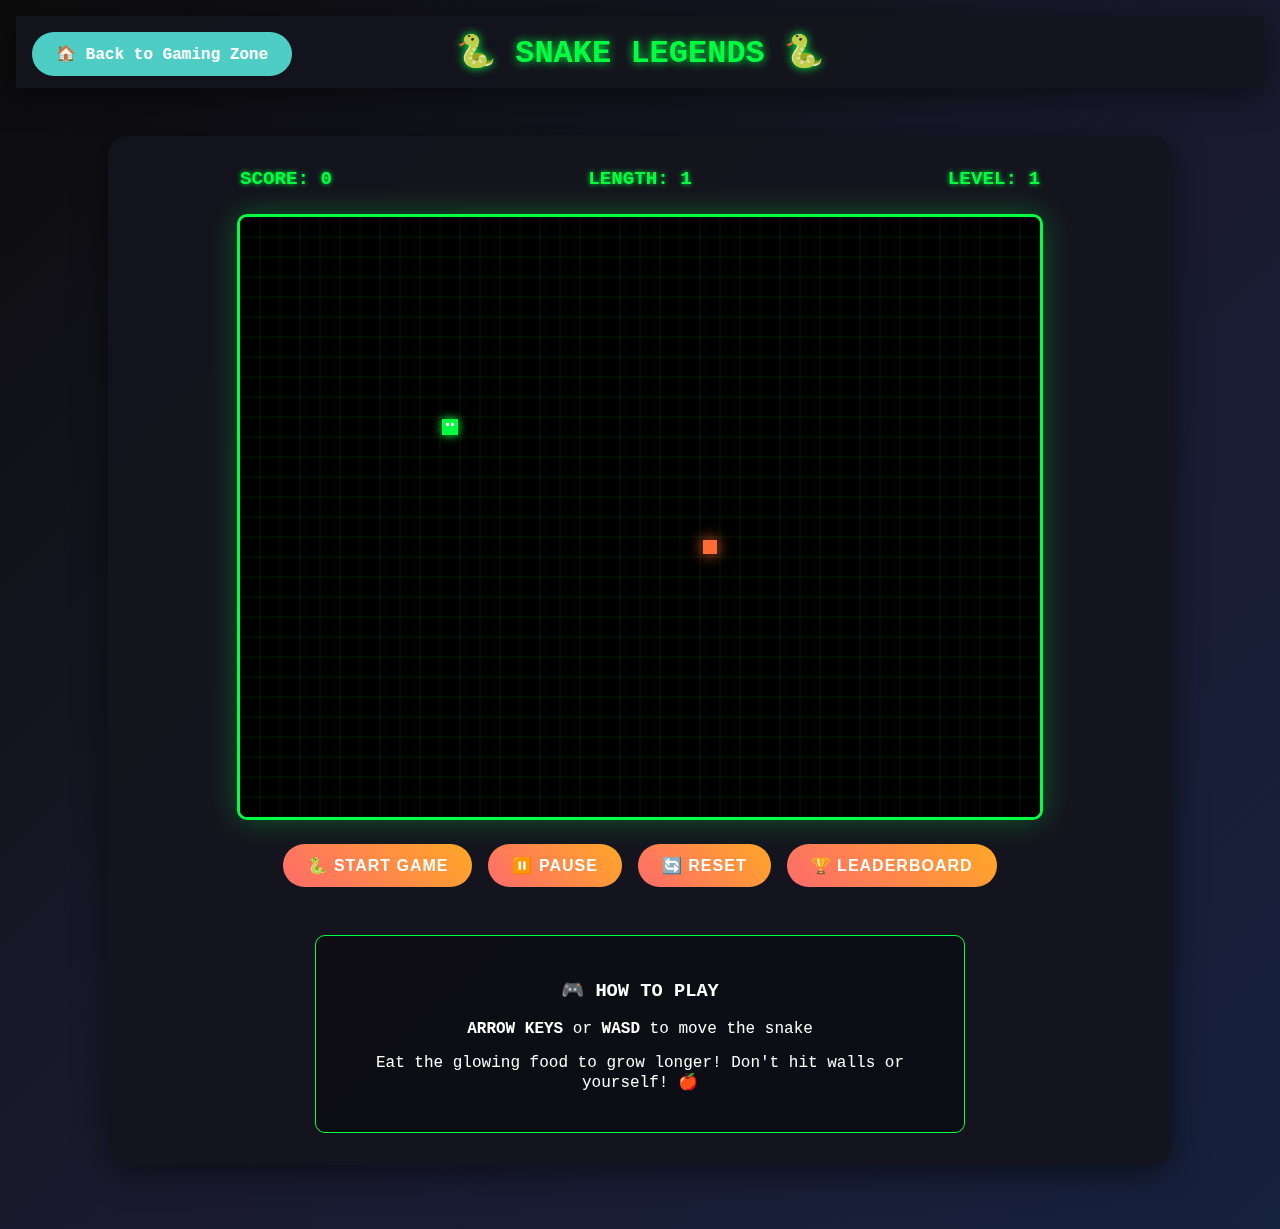
<file: public/games/snake-legends.html>
<!DOCTYPE html>
<html lang='en'>
<head>
  <meta charset='UTF-8'>
  <meta name='viewport' content='width=device-width, initial-scale=1.0'>
  <title>Snake Legends - Andy's Epic Gaming Zone! 🐍</title>
  <link rel='stylesheet' href='../css/styles.css'>
  <style>
    body {
      font-family: 'Courier New', monospace;
      background: linear-gradient(135deg, #0c0c0c 0%, #1a1a2e 50%, #16213e 100%);
      color: #ffffff;
      margin: 0;
      padding: 1rem;
      min-height: 100vh;
      display: flex;
      flex-direction: column;
    }
    
    .game-header {
      text-align: center;
      padding: 1rem;
      background: rgba(20, 20, 30, 0.95);
      backdrop-filter: blur(10px);
      box-shadow: 0 8px 32px rgba(0,0,0,0.5);
      position: relative;
      z-index: 100;
    }
    
    .game-header h1 {
      font-size: 2rem;
      color: #00ff41;
      margin: 0;
      text-shadow: 0 0 10px #00ff41;
    }
    
    .main-wrapper {
      display: flex;
      flex-direction: column;
      align-items: center;
      flex: 1;
      padding: 1rem 0;
    }
    
    .game-container {
      display: flex;
      flex-direction: column;
      align-items: center;
      justify-content: flex-start;
      padding: 2rem;
      width: 100%;
      max-width: 1000px;
      background: rgba(20, 20, 30, 0.95);
      border-radius: 20px;
      box-shadow: 0 8px 32px rgba(0,0,0,0.5);
      backdrop-filter: blur(10px);
    }
    
    .game-canvas {
      border: 3px solid #00ff41;
      border-radius: 10px;
      background: #000;
      box-shadow: 0 0 30px rgba(0, 255, 65, 0.3);
      display: block;
      margin: 0 auto;
    }
    
    .game-info {
      display: flex;
      justify-content: space-between;
      width: 100%;
      max-width: 800px;
      margin-bottom: 1.5rem;
      font-size: 1.2rem;
      font-weight: bold;
      text-align: center;
      padding: 0 1rem;
    }
    
    .score, .length, .level {
      color: #00ff41;
      text-shadow: 0 0 5px #00ff41;
    }
    
    .game-controls {
      margin: 1.5rem 0;
      text-align: center;
      width: 100%;
      display: flex;
      justify-content: center;
      gap: 1rem;
      flex-wrap: wrap;
    }
    
    .instructions {
      background: rgba(0, 0, 0, 0.3);
      padding: 1.5rem;
      border-radius: 10px;
      margin-top: 1.5rem;
      max-width: 600px;
      text-align: center;
      border: 1px solid #00ff41;
      width: 100%;
    }
    
    .game-over {
      position: fixed;
      top: 50%;
      left: 50%;
      transform: translate(-50%, -50%);
      background: rgba(0, 0, 0, 0.95);
      padding: 2rem;
      border-radius: 15px;
      text-align: center;
      border: 2px solid #ff6b35;
      display: none;
      z-index: 200;
      min-width: 300px;
      box-shadow: 0 0 50px rgba(255, 107, 53, 0.5);
    }
    
    .game-over h2 {
      color: #ff6b35;
      margin-bottom: 1rem;
      text-shadow: 0 0 10px #ff6b35;
    }
    
    .paused {
      position: fixed;
      top: 50%;
      left: 50%;
      transform: translate(-50%, -50%);
      background: rgba(0, 0, 0, 0.95);
      padding: 2rem;
      border-radius: 15px;
      text-align: center;
      border: 2px solid #ffaa00;
      display: none;
      z-index: 200;
      min-width: 300px;
      box-shadow: 0 0 50px rgba(255, 170, 0, 0.5);
    }
    
    .paused h2 {
      color: #ffaa00;
      margin-bottom: 1rem;
      text-shadow: 0 0 10px #ffaa00;
    }
    
    .leaderboard {
      position: fixed;
      top: 50%;
      left: 50%;
      transform: translate(-50%, -50%);
      background: rgba(0, 0, 0, 0.95);
      padding: 2rem;
      border-radius: 15px;
      text-align: center;
      border: 2px solid #00ff41;
      display: none;
      z-index: 200;
      min-width: 400px;
      max-width: 90vw;
      box-shadow: 0 0 50px rgba(0, 255, 65, 0.5);
      max-height: 80vh;
      overflow-y: auto;
    }
    
    .leaderboard h2 {
      color: #00ff41;
      margin-bottom: 1.5rem;
      text-shadow: 0 0 10px #00ff41;
    }
    
    .leaderboard-list {
      margin: 1rem 0;
      text-align: left;
    }
    
    .leaderboard-entry {
      display: flex;
      justify-content: space-between;
      padding: 0.5rem;
      margin: 0.25rem 0;
      background: rgba(0, 255, 65, 0.1);
      border-radius: 5px;
      border-left: 3px solid #00ff41;
    }
    
    .leaderboard-entry.new-score {
      background: rgba(255, 170, 0, 0.2);
      border-left-color: #ffaa00;
      animation: glow 2s ease-in-out infinite alternate;
    }
    
    @keyframes glow {
      from { box-shadow: 0 0 5px rgba(255, 170, 0, 0.5); }
      to { box-shadow: 0 0 20px rgba(255, 170, 0, 0.8); }
    }
    
    .name-entry {
      position: fixed;
      top: 50%;
      left: 50%;
      transform: translate(-50%, -50%);
      background: rgba(0, 0, 0, 0.95);
      padding: 2rem;
      border-radius: 15px;
      text-align: center;
      border: 2px solid #ffaa00;
      display: none;
      z-index: 300;
      min-width: 350px;
      box-shadow: 0 0 50px rgba(255, 170, 0, 0.5);
    }
    
    .name-entry h2 {
      color: #ffaa00;
      margin-bottom: 1rem;
      text-shadow: 0 0 10px #ffaa00;
    }
    
    .name-entry input {
      background: rgba(0, 0, 0, 0.8);
      border: 2px solid #00ff41;
      color: #ffffff;
      padding: 0.75rem;
      font-size: 1.1rem;
      border-radius: 8px;
      margin: 1rem 0;
      width: 200px;
      text-align: center;
      font-family: 'Courier New', monospace;
    }
    
    .name-entry input:focus {
      outline: none;
      border-color: #ffaa00;
      box-shadow: 0 0 10px rgba(255, 170, 0, 0.5);
    }
    
    @media (max-width: 768px) {
      .game-canvas {
        width: 90vw !important;
        height: 60vh !important;
      }
      
      .game-info {
        width: 90vw;
        font-size: 1rem;
      }
      
      .game-header h1 {
        font-size: 1.5rem;
      }
    }
  </style>
</head>
<body>
  <a href="../index.html" class="back-button">🏠 Back to Gaming Zone</a>
  
  <div class="game-header">
    <h1>🐍 SNAKE LEGENDS 🐍</h1>
  </div>
  
  <div class="main-wrapper">
    <div class="game-container">
      <div class="game-info">
        <div class="score">SCORE: <span id="score">0</span></div>
        <div class="length">LENGTH: <span id="length">1</span></div>
        <div class="level">LEVEL: <span id="level">1</span></div>
      </div>
      
      <canvas id="gameCanvas" class="game-canvas" width="800" height="600"></canvas>
      
      <div class="game-controls">
        <button class="game-button" onclick="startGame()">🐍 START GAME</button>
        <button class="game-button" onclick="pauseGame()">⏸️ PAUSE</button>
        <button class="game-button" onclick="resetGame()">🔄 RESET</button>
        <button class="game-button" onclick="showLeaderboard()">🏆 LEADERBOARD</button>
      </div>
      
      <div class="instructions">
        <h3>🎮 HOW TO PLAY</h3>
        <p><strong>ARROW KEYS</strong> or <strong>WASD</strong> to move the snake</p>
        <p>Eat the glowing food to grow longer! Don't hit walls or yourself! 🍎</p>
      </div>
    </div>
  </div>
  
  <div class="game-over" id="gameOver">
    <h2>GAME OVER</h2>
    <p>Final Score: <span id="finalScore">0</span></p>
    <p>Snake Length: <span id="finalLength">1</span></p>
    <button class="game-button" onclick="resetGame()">🔄 PLAY AGAIN</button>
  </div>
  
  <div class="paused" id="pausedScreen">
    <h2>GAME PAUSED</h2>
    <p>Press SPACE or click PAUSE to continue</p>
  </div>
  
  <div class="leaderboard" id="leaderboard">
    <h2>🏆 SNAKE LEGENDS LEADERBOARD 🏆</h2>
    <div class="leaderboard-list" id="leaderboardList">
      <!-- Leaderboard entries will be populated here -->
    </div>
    <button class="game-button" onclick="hideLeaderboard()">✖️ CLOSE</button>
  </div>
  
  <div class="name-entry" id="nameEntry">
    <h2>🎉 NEW HIGH SCORE! 🎉</h2>
    <p>You made it to the top 10!</p>
    <p>Score: <span id="newScoreDisplay">0</span></p>
    <input type="text" id="playerName" placeholder="Enter your name" maxlength="15" autocomplete="off">
    <br>
    <button class="game-button" onclick="submitScore()">✅ SUBMIT</button>
    <button class="game-button" onclick="skipScore()">⏭️ SKIP</button>
  </div>

  <script>
    // Game variables
    const canvas = document.getElementById('gameCanvas');
    const ctx = canvas.getContext('2d');
    
    let gameState = 'menu'; // menu, playing, paused, gameOver
    let score = 0;
    let level = 1;
    let gameSpeed = 200; // milliseconds between moves
    
    // Grid settings
    const gridSize = 20;
    const tileCountX = Math.floor(canvas.width / gridSize);
    const tileCountY = Math.floor(canvas.height / gridSize);
    
    // Snake
    let snake = [
      {x: 10, y: 10}
    ];
    let dx = 0;
    let dy = 0;
    
    // Food
    let food = {
      x: 15,
      y: 15
    };
    
    // Special food types
    let specialFood = null;
    let specialFoodTimer = 0;
    
    // Particles for effects
    let particles = [];
    
    // Game loop
    let gameLoop;
    let lastUpdateTime = 0;
    
    // Leaderboard system
    let leaderboard = [];
    let newScoreIndex = -1;
    
    // Load leaderboard from localStorage
    function loadLeaderboard() {
      const saved = localStorage.getItem('snakeLegendsLeaderboard');
      if (saved) {
        leaderboard = JSON.parse(saved);
      } else {
        // Initialize with default scores
        leaderboard = [
          {name: 'SNAKE MASTER', score: 500, length: 51},
          {name: 'PYTHON PRO', score: 400, length: 41},
          {name: 'VIPER KING', score: 300, length: 31},
          {name: 'COBRA CHAMP', score: 250, length: 26},
          {name: 'SERPENT ACE', score: 200, length: 21},
          {name: 'REPTILE HERO', score: 150, length: 16},
          {name: 'SCALE LEGEND', score: 100, length: 11},
          {name: 'SLITHER STAR', score: 80, length: 9},
          {name: 'COIL ROOKIE', score: 60, length: 7},
          {name: 'HISS NEWBIE', score: 40, length: 5}
        ];
        saveLeaderboard();
      }
    }
    
    // Save leaderboard to localStorage
    function saveLeaderboard() {
      localStorage.setItem('snakeLegendsLeaderboard', JSON.stringify(leaderboard));
    }
    
    // Check if score qualifies for leaderboard
    function isHighScore(score) {
      return leaderboard.length < 10 || score > leaderboard[leaderboard.length - 1].score;
    }
    
    // Add score to leaderboard
    function addToLeaderboard(name, score, length) {
      const entry = {name: name.toUpperCase(), score: score, length: length};
      leaderboard.push(entry);
      leaderboard.sort((a, b) => b.score - a.score);
      
      // Keep only top 10
      if (leaderboard.length > 10) {
        leaderboard = leaderboard.slice(0, 10);
      }
      
      // Find the new score's position
      newScoreIndex = leaderboard.findIndex(e => e.name === entry.name && e.score === entry.score && e.length === entry.length);
      
      saveLeaderboard();
    }
    
    // Initialize game
    function init() {
      resetSnake();
      generateFood();
      draw();
    }
    
    // Reset snake to starting position
    function resetSnake() {
      snake = [{x: 10, y: 10}];
      dx = 0;
      dy = 0;
    }
    
    // Generate regular food - GUARANTEED to appear
    function generateFood() {
      // Create list of all possible positions
      let availablePositions = [];
      
      for (let x = 0; x < tileCountX; x++) {
        for (let y = 0; y < tileCountY; y++) {
          if (!isPositionOccupied(x, y)) {
            availablePositions.push({x: x, y: y});
          }
        }
      }
      
      // If we have available positions, pick one randomly
      if (availablePositions.length > 0) {
        const randomIndex = Math.floor(Math.random() * availablePositions.length);
        food = availablePositions[randomIndex];
      } else {
        // Fallback - should never happen unless board is completely full
        food = {x: 0, y: 0};
        console.warn('No available positions for food!');
      }
    }
    
    // Check if a position is occupied by snake or special food
    function isPositionOccupied(x, y) {
      // Check snake segments
      for (let segment of snake) {
        if (segment.x === x && segment.y === y) {
          return true;
        }
      }
      
      // Check special food
      if (specialFood && specialFood.x === x && specialFood.y === y) {
        return true;
      }
      
      return false;
    }
    
    // Generate special food
    function generateSpecialFood() {
      if (Math.random() < 0.3 && !specialFood) {
        let attempts = 0;
        do {
          specialFood = {
            x: Math.floor(Math.random() * tileCountX),
            y: Math.floor(Math.random() * tileCountY),
            type: Math.random() < 0.5 ? 'bonus' : 'speed',
            timer: 300 // 5 seconds at 60fps
          };
          attempts++;
        } while (isSpecialFoodPositionOccupied(specialFood.x, specialFood.y) && attempts < 100);
        
        // If we couldn't find a valid position, don't create special food
        if (attempts >= 100) {
          specialFood = null;
        }
      }
    }
    
    // Check if special food position is occupied
    function isSpecialFoodPositionOccupied(x, y) {
      // Check snake segments
      for (let segment of snake) {
        if (segment.x === x && segment.y === y) {
          return true;
        }
      }
      
      // Check regular food
      if (food.x === x && food.y === y) {
        return true;
      }
      
      return false;
    }
    
    // Create particle effect
    function createParticles(x, y, color, count = 8) {
      for (let i = 0; i < count; i++) {
        particles.push({
          x: x * gridSize + gridSize / 2,
          y: y * gridSize + gridSize / 2,
          vx: (Math.random() - 0.5) * 8,
          vy: (Math.random() - 0.5) * 8,
          life: 30,
          maxLife: 30,
          color: color,
          size: Math.random() * 4 + 2
        });
      }
    }
    
    // Input handling
    document.addEventListener('keydown', (e) => {
      if (gameState !== 'playing') {
        if (e.key === ' ') {
          e.preventDefault();
          if (gameState === 'paused') {
            pauseGame();
          }
        }
        return;
      }
      
      // Prevent reverse direction
      switch (e.key) {
        case 'ArrowUp':
        case 'w':
        case 'W':
          e.preventDefault(); // Prevent page scrolling
          if (dy !== 1) {
            dx = 0;
            dy = -1;
          }
          break;
        case 'ArrowDown':
        case 's':
        case 'S':
          e.preventDefault(); // Prevent page scrolling
          if (dy !== -1) {
            dx = 0;
            dy = 1;
          }
          break;
        case 'ArrowLeft':
        case 'a':
        case 'A':
          e.preventDefault(); // Prevent page scrolling
          if (dx !== 1) {
            dx = -1;
            dy = 0;
          }
          break;
        case 'ArrowRight':
        case 'd':
        case 'D':
          e.preventDefault(); // Prevent page scrolling
          if (dx !== -1) {
            dx = 1;
            dy = 0;
          }
          break;
        case ' ':
          e.preventDefault();
          pauseGame();
          break;
        case 'p':
        case 'P':
          pauseGame();
          break;
      }
    });
    
    // Update game state
    function update() {
      if (gameState !== 'playing') return;
      
      // Don't move if no direction is set
      if (dx === 0 && dy === 0) return;
      
      // Move snake head
      const head = {x: snake[0].x + dx, y: snake[0].y + dy};
      
      // Check wall collision
      if (head.x < 0 || head.x >= tileCountX || head.y < 0 || head.y >= tileCountY) {
        gameOver();
        return;
      }
      
      // Check self collision
      for (let segment of snake) {
        if (head.x === segment.x && head.y === segment.y) {
          gameOver();
          return;
        }
      }
      
      snake.unshift(head);
      
      // Check food collision
      if (head.x === food.x && head.y === food.y) {
        score += 10;
        createParticles(food.x, food.y, '#00ff41', 12);
        
        // ALWAYS generate new food immediately
        generateFood();
        
        // Increase speed with each food eaten
        gameSpeed = Math.max(50, gameSpeed - 5); // Faster acceleration per food, minimum 50ms
        
        // Check for level up (every 50 points) - just for display now
        if (score > 0 && score % 50 === 0) {
          level++;
        }
        
        // Generate special food occasionally
        generateSpecialFood();
      } else {
        // Remove tail if no food eaten
        snake.pop();
      }
      
      // Check special food collision
      if (specialFood && head.x === specialFood.x && head.y === specialFood.y) {
        if (specialFood.type === 'bonus') {
          score += 50;
          createParticles(specialFood.x, specialFood.y, '#ffaa00', 15);
        } else if (specialFood.type === 'speed') {
          score += 25;
          // Temporarily slow down the game
          gameSpeed += 30;
          setTimeout(() => {
            gameSpeed = Math.max(80, gameSpeed - 30);
          }, 5000);
          createParticles(specialFood.x, specialFood.y, '#4a90e2', 15);
        }
        specialFood = null;
      }
      
      // Update special food timer
      if (specialFood) {
        specialFood.timer--;
        if (specialFood.timer <= 0) {
          specialFood = null;
        }
      }
      
      // Update particles
      particles = particles.filter(particle => {
        particle.x += particle.vx;
        particle.y += particle.vy;
        particle.life--;
        particle.vx *= 0.98;
        particle.vy *= 0.98;
        return particle.life > 0;
      });
      
      updateUI();
    }
    
    // Draw everything
    function draw() {
      // Clear canvas
      ctx.fillStyle = '#000';
      ctx.fillRect(0, 0, canvas.width, canvas.height);
      
      // Draw grid (subtle)
      ctx.strokeStyle = 'rgba(0, 255, 65, 0.1)';
      ctx.lineWidth = 1;
      for (let i = 0; i <= tileCountX; i++) {
        ctx.beginPath();
        ctx.moveTo(i * gridSize, 0);
        ctx.lineTo(i * gridSize, canvas.height);
        ctx.stroke();
      }
      for (let i = 0; i <= tileCountY; i++) {
        ctx.beginPath();
        ctx.moveTo(0, i * gridSize);
        ctx.lineTo(canvas.width, i * gridSize);
        ctx.stroke();
      }
      
      // Draw snake
      snake.forEach((segment, index) => {
        if (index === 0) {
          // Snake head
          ctx.fillStyle = '#00ff41';
          ctx.shadowColor = '#00ff41';
          ctx.shadowBlur = 10;
        } else {
          // Snake body
          const alpha = Math.max(0.3, 1 - (index * 0.05));
          ctx.fillStyle = `rgba(0, 255, 65, ${alpha})`;
          ctx.shadowBlur = 5;
        }
        
        ctx.fillRect(
          segment.x * gridSize + 2,
          segment.y * gridSize + 2,
          gridSize - 4,
          gridSize - 4
        );
        
        // Add snake head details
        if (index === 0) {
          ctx.fillStyle = '#ffffff';
          ctx.shadowBlur = 0;
          // Eyes
          ctx.fillRect(segment.x * gridSize + 6, segment.y * gridSize + 6, 3, 3);
          ctx.fillRect(segment.x * gridSize + 11, segment.y * gridSize + 6, 3, 3);
        }
      });
      
      ctx.shadowBlur = 0;
      
      // Draw regular food
      if (food) {
        ctx.fillStyle = '#ff6b35';
        ctx.shadowColor = '#ff6b35';
        ctx.shadowBlur = 15;
        ctx.fillRect(
          food.x * gridSize + 3,
          food.y * gridSize + 3,
          gridSize - 6,
          gridSize - 6
        );
        ctx.shadowBlur = 0;
      }
      
      // Draw special food
      if (specialFood) {
        const pulseAlpha = 0.5 + 0.5 * Math.sin(Date.now() * 0.01);
        if (specialFood.type === 'bonus') {
          ctx.fillStyle = `rgba(255, 170, 0, ${pulseAlpha})`;
          ctx.shadowColor = '#ffaa00';
        } else {
          ctx.fillStyle = `rgba(74, 144, 226, ${pulseAlpha})`;
          ctx.shadowColor = '#4a90e2';
        }
        ctx.shadowBlur = 20;
        ctx.fillRect(
          specialFood.x * gridSize + 1,
          specialFood.y * gridSize + 1,
          gridSize - 2,
          gridSize - 2
        );
        ctx.shadowBlur = 0;
      }
      
      // Draw particles
      particles.forEach(particle => {
        const alpha = particle.life / particle.maxLife;
        ctx.fillStyle = particle.color + Math.floor(alpha * 255).toString(16).padStart(2, '0');
        ctx.fillRect(particle.x - particle.size/2, particle.y - particle.size/2, particle.size, particle.size);
      });
      
      // Draw game over screen
      if (gameState === 'gameOver') {
        document.getElementById('gameOver').style.display = 'block';
        document.getElementById('finalScore').textContent = score;
        document.getElementById('finalLength').textContent = snake.length;
      } else {
        document.getElementById('gameOver').style.display = 'none';
      }
      
      // Draw pause screen
      if (gameState === 'paused') {
        document.getElementById('pausedScreen').style.display = 'block';
      } else {
        document.getElementById('pausedScreen').style.display = 'none';
      }
    }
    
    // Game functions
    function startGame() {
      gameState = 'playing';
      score = 0;
      level = 1;
      gameSpeed = 200; // Good starting speed
      lastUpdateTime = Date.now();
      
      resetSnake();
      generateFood();
      specialFood = null;
      particles = [];
      
      updateUI();
      
      if (gameLoop) clearInterval(gameLoop);
      gameLoop = setInterval(() => {
        const currentTime = Date.now();
        if (currentTime - lastUpdateTime >= gameSpeed) {
          update();
          lastUpdateTime = currentTime;
        }
        draw();
      }, 16); // 60 FPS for smooth rendering
    }
    
    function pauseGame() {
      if (gameState === 'playing') {
        gameState = 'paused';
        clearInterval(gameLoop);
      } else if (gameState === 'paused') {
        gameState = 'playing';
        lastUpdateTime = Date.now(); // Reset timing when unpausing
        gameLoop = setInterval(() => {
          const currentTime = Date.now();
          if (currentTime - lastUpdateTime >= gameSpeed) {
            update();
            lastUpdateTime = currentTime;
          }
          draw();
        }, 16); // 60 FPS for smooth rendering
      }
    }
    
    function resetGame() {
      gameState = 'menu';
      if (gameLoop) clearInterval(gameLoop);
      startGame();
    }
    
    function gameOver() {
      gameState = 'gameOver';
      clearInterval(gameLoop);
      createParticles(snake[0].x, snake[0].y, '#ff6b35', 20);
      
      // Check if score qualifies for leaderboard
      if (isHighScore(score)) {
        showNameEntry();
      } else {
        // Show regular game over screen
        document.getElementById('gameOver').style.display = 'block';
        document.getElementById('finalScore').textContent = score;
        document.getElementById('finalLength').textContent = snake.length;
      }
    }
    
    function updateUI() {
      document.getElementById('score').textContent = score;
      document.getElementById('length').textContent = snake.length;
      document.getElementById('level').textContent = level;
    }
    
    // Show leaderboard
    function showLeaderboard() {
      displayLeaderboard();
      document.getElementById('leaderboard').style.display = 'block';
    }
    
    // Hide leaderboard
    function hideLeaderboard() {
      document.getElementById('leaderboard').style.display = 'none';
      newScoreIndex = -1; // Reset highlight
    }
    
    // Display leaderboard entries
    function displayLeaderboard() {
      const listElement = document.getElementById('leaderboardList');
      listElement.innerHTML = '';
      
      if (leaderboard.length === 0) {
        listElement.innerHTML = '<p>No scores yet! Be the first to play!</p>';
        return;
      }
      
      leaderboard.forEach((entry, index) => {
        const entryDiv = document.createElement('div');
        entryDiv.className = 'leaderboard-entry';
        if (index === newScoreIndex) {
          entryDiv.className += ' new-score';
        }
        
        entryDiv.innerHTML = `
          <span><strong>#${index + 1}</strong> ${entry.name}</span>
          <span>${entry.score} pts (${entry.length} long)</span>
        `;
        
        listElement.appendChild(entryDiv);
      });
    }
    
    // Show name entry for high score
    function showNameEntry() {
      document.getElementById('newScoreDisplay').textContent = score;
      document.getElementById('playerName').value = '';
      document.getElementById('nameEntry').style.display = 'block';
      document.getElementById('playerName').focus();
    }
    
    // Submit score to leaderboard
    function submitScore() {
      const name = document.getElementById('playerName').value.trim();
      if (name === '') {
        alert('Please enter your name!');
        return;
      }
      
      addToLeaderboard(name, score, snake.length);
      document.getElementById('nameEntry').style.display = 'none';
      showLeaderboard();
    }
    
    // Skip adding score to leaderboard
    function skipScore() {
      document.getElementById('nameEntry').style.display = 'none';
      document.getElementById('gameOver').style.display = 'block';
    }
    
    // Handle Enter key in name input
    document.getElementById('playerName').addEventListener('keypress', function(e) {
      if (e.key === 'Enter') {
        submitScore();
      }
    });
    
    // Initialize game
    loadLeaderboard();
    init();
  </script>
</body>
</html>
</file>
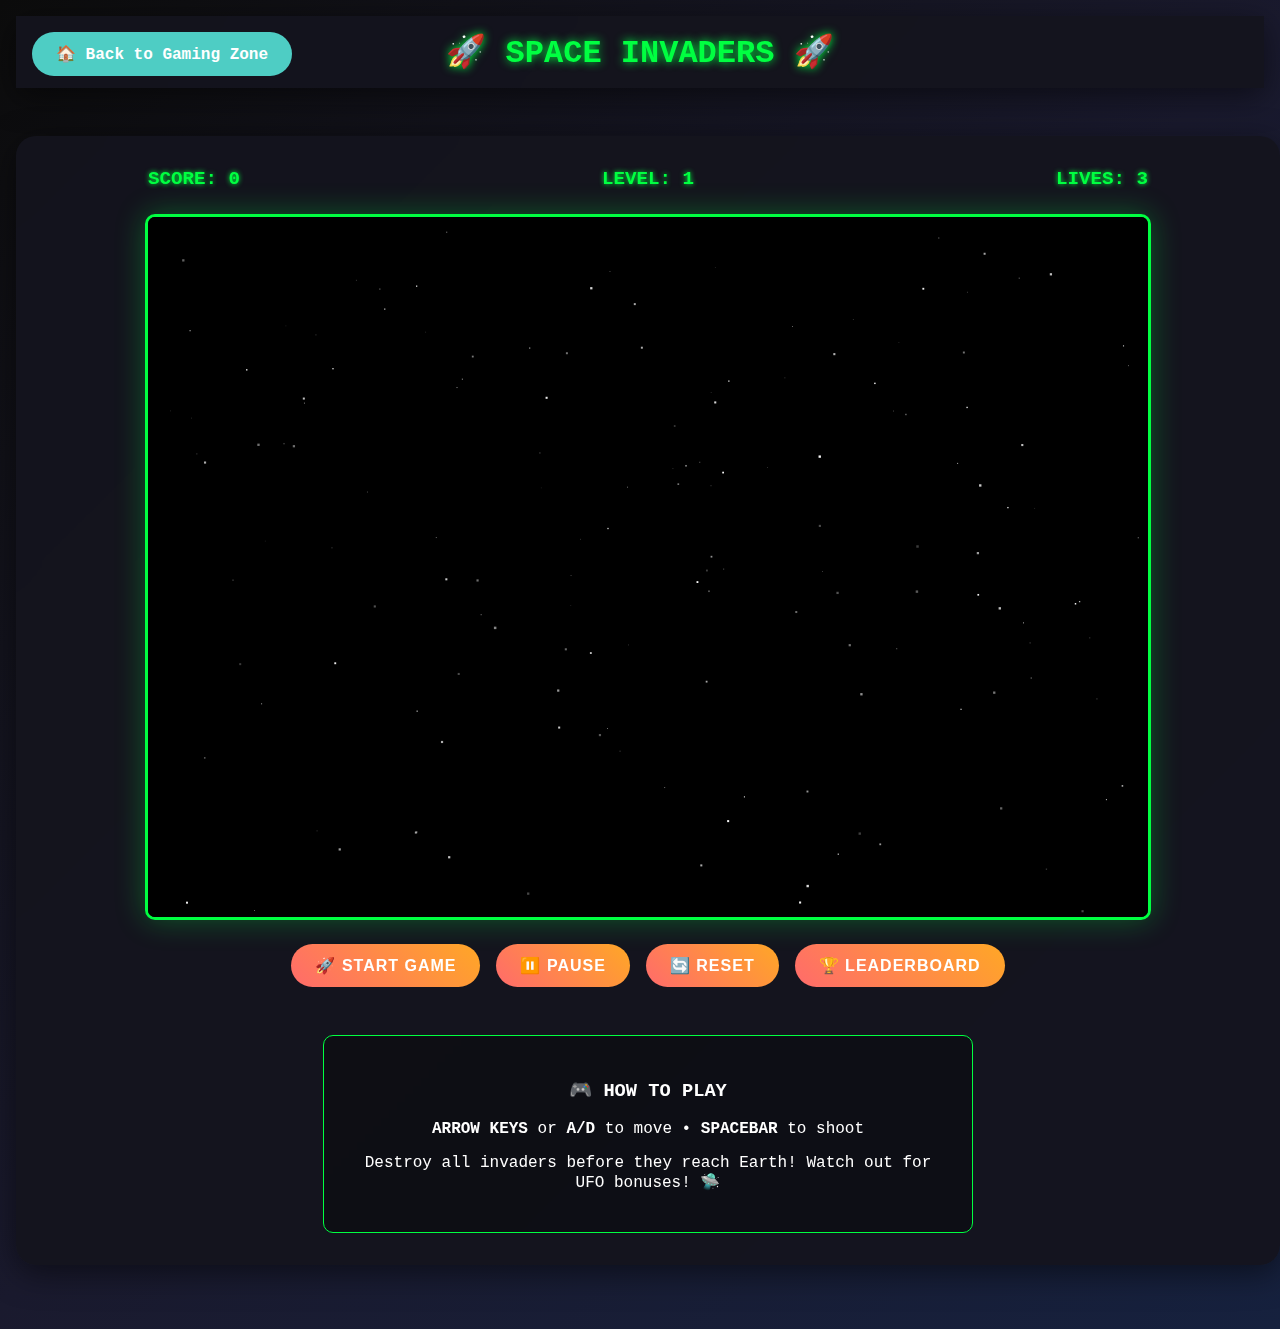
<file: public/games/space-invaders.html>
<!DOCTYPE html>
<html lang='en'>
<head>
  <meta charset='UTF-8'>
  <meta name='viewport' content='width=device-width, initial-scale=1.0'>
  <title>Space Invaders - Andy's Epic Gaming Zone! 🚀</title>
  <link rel='stylesheet' href='../css/styles.css'>
  <style>
    body {
      font-family: 'Courier New', monospace;
      background: linear-gradient(135deg, #0c0c0c 0%, #1a1a2e 50%, #16213e 100%);
      color: #ffffff;
      margin: 0;
      padding: 1rem;
      min-height: 100vh;
      display: flex;
      flex-direction: column;
    }
    
    .game-header {
      text-align: center;
      padding: 1rem;
      background: rgba(20, 20, 30, 0.95);
      backdrop-filter: blur(10px);
      box-shadow: 0 8px 32px rgba(0,0,0,0.5);
      position: relative;
      z-index: 100;
    }
    
    .game-header h1 {
      font-size: 2rem;
      color: #00ff41;
      margin: 0;
      text-shadow: 0 0 10px #00ff41;
    }
    
    .main-wrapper {
      display: flex;
      flex-direction: column;
      align-items: center;
      flex: 1;
      padding: 1rem 0;
    }
    
    .game-container {
      display: flex;
      flex-direction: column;
      align-items: center;
      justify-content: flex-start;
      padding: 2rem;
      width: 100%;
      max-width: 1200px;
      background: rgba(20, 20, 30, 0.95);
      border-radius: 20px;
      box-shadow: 0 8px 32px rgba(0,0,0,0.5);
      backdrop-filter: blur(10px);
    }
    
    .game-canvas {
      border: 3px solid #00ff41;
      border-radius: 10px;
      background: #000;
      box-shadow: 0 0 30px rgba(0, 255, 65, 0.3);
      display: block;
      margin: 0 auto;
    }
    
    .game-info {
      display: flex;
      justify-content: space-between;
      width: 100%;
      max-width: 1000px;
      margin-bottom: 1.5rem;
      font-size: 1.2rem;
      font-weight: bold;
      text-align: center;
      padding: 0 1rem;
    }
    
    .score, .lives, .level {
      color: #00ff41;
      text-shadow: 0 0 5px #00ff41;
    }
    
    .game-controls {
      margin: 1.5rem 0;
      text-align: center;
      width: 100%;
      display: flex;
      justify-content: center;
      gap: 1rem;
      flex-wrap: wrap;
    }
    
    .instructions {
      background: rgba(0, 0, 0, 0.3);
      padding: 1.5rem;
      border-radius: 10px;
      margin-top: 1.5rem;
      max-width: 600px;
      text-align: center;
      border: 1px solid #00ff41;
      width: 100%;
    }
    
    .game-over {
      position: fixed;
      top: 50%;
      left: 50%;
      transform: translate(-50%, -50%);
      background: rgba(0, 0, 0, 0.95);
      padding: 2rem;
      border-radius: 15px;
      text-align: center;
      border: 2px solid #ff6b35;
      display: none;
      z-index: 200;
      min-width: 300px;
      box-shadow: 0 0 50px rgba(255, 107, 53, 0.5);
    }
    
    .game-over h2 {
      color: #ff6b35;
      margin-bottom: 1rem;
      text-shadow: 0 0 10px #ff6b35;
    }
    
    .paused {
      position: fixed;
      top: 50%;
      left: 50%;
      transform: translate(-50%, -50%);
      background: rgba(0, 0, 0, 0.95);
      padding: 2rem;
      border-radius: 15px;
      text-align: center;
      border: 2px solid #ffaa00;
      display: none;
      z-index: 200;
      min-width: 300px;
      box-shadow: 0 0 50px rgba(255, 170, 0, 0.5);
    }
    
    .paused h2 {
      color: #ffaa00;
      margin-bottom: 1rem;
      text-shadow: 0 0 10px #ffaa00;
    }
    
    .leaderboard {
      position: fixed;
      top: 50%;
      left: 50%;
      transform: translate(-50%, -50%);
      background: rgba(0, 0, 0, 0.95);
      padding: 2rem;
      border-radius: 15px;
      text-align: center;
      border: 2px solid #00ff41;
      display: none;
      z-index: 200;
      min-width: 400px;
      max-width: 90vw;
      box-shadow: 0 0 50px rgba(0, 255, 65, 0.5);
      max-height: 80vh;
      overflow-y: auto;
    }
    
    .leaderboard h2 {
      color: #00ff41;
      margin-bottom: 1.5rem;
      text-shadow: 0 0 10px #00ff41;
    }
    
    .leaderboard-list {
      margin: 1rem 0;
      text-align: left;
    }
    
    .leaderboard-entry {
      display: flex;
      justify-content: space-between;
      padding: 0.5rem;
      margin: 0.25rem 0;
      background: rgba(0, 255, 65, 0.1);
      border-radius: 5px;
      border-left: 3px solid #00ff41;
    }
    
    .leaderboard-entry.new-score {
      background: rgba(255, 170, 0, 0.2);
      border-left-color: #ffaa00;
      animation: glow 2s ease-in-out infinite alternate;
    }
    
    @keyframes glow {
      from { box-shadow: 0 0 5px rgba(255, 170, 0, 0.5); }
      to { box-shadow: 0 0 20px rgba(255, 170, 0, 0.8); }
    }
    
    .name-entry {
      position: fixed;
      top: 50%;
      left: 50%;
      transform: translate(-50%, -50%);
      background: rgba(0, 0, 0, 0.95);
      padding: 2rem;
      border-radius: 15px;
      text-align: center;
      border: 2px solid #ffaa00;
      display: none;
      z-index: 300;
      min-width: 350px;
      box-shadow: 0 0 50px rgba(255, 170, 0, 0.5);
    }
    
    .name-entry h2 {
      color: #ffaa00;
      margin-bottom: 1rem;
      text-shadow: 0 0 10px #ffaa00;
    }
    
    .name-entry input {
      background: rgba(0, 0, 0, 0.8);
      border: 2px solid #00ff41;
      color: #ffffff;
      padding: 0.75rem;
      font-size: 1.1rem;
      border-radius: 8px;
      margin: 1rem 0;
      width: 200px;
      text-align: center;
      font-family: 'Courier New', monospace;
    }
    
    .name-entry input:focus {
      outline: none;
      border-color: #ffaa00;
      box-shadow: 0 0 10px rgba(255, 170, 0, 0.5);
    }
    
    @media (max-width: 768px) {
      .game-canvas {
        width: 90vw !important;
        height: 60vh !important;
      }
      
      .game-info {
        width: 90vw;
        font-size: 1rem;
      }
      
      .game-header h1 {
        font-size: 1.5rem;
      }
    }
  </style>
</head>
<body>
  <a href="../index.html" class="back-button">🏠 Back to Gaming Zone</a>
  
  <div class="game-header">
    <h1>🚀 SPACE INVADERS 🚀</h1>
  </div>
  
  <div class="main-wrapper">
    <div class="game-container">
    <div class="game-info">
      <div class="score">SCORE: <span id="score">0</span></div>
      <div class="level">LEVEL: <span id="level">1</span></div>
      <div class="lives">LIVES: <span id="lives">3</span></div>
    </div>
    
    <canvas id="gameCanvas" class="game-canvas" width="1000" height="700"></canvas>
    
    <div class="game-controls">
      <button class="game-button" onclick="startGame()">🚀 START GAME</button>
      <button class="game-button" onclick="pauseGame()">⏸️ PAUSE</button>
      <button class="game-button" onclick="resetGame()">🔄 RESET</button>
      <button class="game-button" onclick="showLeaderboard()">🏆 LEADERBOARD</button>
    </div>
    
    <div class="instructions">
      <h3>🎮 HOW TO PLAY</h3>
      <p><strong>ARROW KEYS</strong> or <strong>A/D</strong> to move • <strong>SPACEBAR</strong> to shoot</p>
      <p>Destroy all invaders before they reach Earth! Watch out for UFO bonuses! 🛸</p>
    </div>
    </div>
  </div>
  
  <div class="game-over" id="gameOver">
    <h2>GAME OVER</h2>
    <p>Final Score: <span id="finalScore">0</span></p>
    <p>Level Reached: <span id="finalLevel">1</span></p>
    <button class="game-button" onclick="resetGame()">🔄 PLAY AGAIN</button>
  </div>
  
  <div class="paused" id="pausedScreen">
    <h2>GAME PAUSED</h2>
    <p>Press SPACE or click PAUSE to continue</p>
  </div>
  
  <div class="leaderboard" id="leaderboard">
    <h2>🏆 SPACE INVADERS LEADERBOARD 🏆</h2>
    <div class="leaderboard-list" id="leaderboardList">
      <!-- Leaderboard entries will be populated here -->
    </div>
    <button class="game-button" onclick="hideLeaderboard()">✖️ CLOSE</button>
  </div>
  
  <div class="name-entry" id="nameEntry">
    <h2>🎉 NEW HIGH SCORE! 🎉</h2>
    <p>You defended Earth like a true hero!</p>
    <p>Score: <span id="newScoreDisplay">0</span></p>
    <input type="text" id="playerName" placeholder="Enter your name" maxlength="15" autocomplete="off">
    <br>
    <button class="game-button" onclick="submitScore()">✅ SUBMIT</button>
    <button class="game-button" onclick="skipScore()">⏭️ SKIP</button>
  </div>

  <script>
    // Game variables
    const canvas = document.getElementById('gameCanvas');
    const ctx = canvas.getContext('2d');
    
    let gameState = 'menu'; // menu, playing, paused, gameOver
    let score = 0;
    let lives = 3;
    let level = 1;
    let gameSpeed = 1;
    
    // Leaderboard system
    let leaderboard = [];
    let newScoreIndex = -1;
    
    // Game objects
    let player = {
      x: canvas.width / 2 - 25,
      y: canvas.height - 80,
      width: 50,
      height: 30,
      speed: 6,
      color: '#00ff41'
    };
    
    let bullets = [];
    let invaders = [];
    let invaderBullets = [];
    let particles = [];
    let powerUps = [];
    let ufo = null;
    
    // Game settings
    const invaderRows = 5;
    const invaderCols = 10;
    let invaderSpeed = 0.6;
    let invaderDirection = 1;
    const invaderDropDistance = 30; // Exactly the height of an invader
    
    // Leaderboard functions
    function loadLeaderboard() {
      const saved = localStorage.getItem('spaceInvadersLeaderboard');
      if (saved) {
        leaderboard = JSON.parse(saved);
      } else {
        // Initialize with default scores
        leaderboard = [
          {name: 'ALIEN DESTROYER', score: 5000, level: 10},
          {name: 'SPACE COMMANDER', score: 4000, level: 8},
          {name: 'LASER MASTER', score: 3500, level: 7},
          {name: 'EARTH DEFENDER', score: 3000, level: 6},
          {name: 'STAR WARRIOR', score: 2500, level: 5},
          {name: 'COSMIC HERO', score: 2000, level: 4},
          {name: 'GALAXY GUARD', score: 1500, level: 3},
          {name: 'ROCKET PILOT', score: 1000, level: 2},
          {name: 'SPACE CADET', score: 750, level: 2},
          {name: 'NOVA ROOKIE', score: 500, level: 1}
        ];
        saveLeaderboard();
      }
    }
    
    function saveLeaderboard() {
      localStorage.setItem('spaceInvadersLeaderboard', JSON.stringify(leaderboard));
    }
    
    function isHighScore(score) {
      return leaderboard.length < 10 || score > leaderboard[leaderboard.length - 1].score;
    }
    
    function addToLeaderboard(name, score, level) {
      const entry = {name: name.toUpperCase(), score: score, level: level};
      leaderboard.push(entry);
      leaderboard.sort((a, b) => b.score - a.score);
      
      if (leaderboard.length > 10) {
        leaderboard = leaderboard.slice(0, 10);
      }
      
      newScoreIndex = leaderboard.findIndex(e => e.name === entry.name && e.score === entry.score && e.level === entry.level);
      saveLeaderboard();
    }
    
    function showLeaderboard() {
      displayLeaderboard();
      document.getElementById('leaderboard').style.display = 'block';
    }
    
    function hideLeaderboard() {
      document.getElementById('leaderboard').style.display = 'none';
      newScoreIndex = -1;
    }
    
    function displayLeaderboard() {
      const listElement = document.getElementById('leaderboardList');
      listElement.innerHTML = '';
      
      if (leaderboard.length === 0) {
        listElement.innerHTML = '<p>No scores yet! Be the first to defend Earth!</p>';
        return;
      }
      
      leaderboard.forEach((entry, index) => {
        const entryDiv = document.createElement('div');
        entryDiv.className = 'leaderboard-entry';
        if (index === newScoreIndex) {
          entryDiv.className += ' new-score';
        }
        
        entryDiv.innerHTML = `
          <span><strong>#${index + 1}</strong> ${entry.name}</span>
          <span>${entry.score} pts (Level ${entry.level})</span>
        `;
        
        listElement.appendChild(entryDiv);
      });
    }
    
    function showNameEntry() {
      document.getElementById('newScoreDisplay').textContent = score;
      document.getElementById('playerName').value = '';
      document.getElementById('nameEntry').style.display = 'block';
      document.getElementById('playerName').focus();
    }
    
    function submitScore() {
      const name = document.getElementById('playerName').value.trim();
      if (name === '') {
        alert('Please enter your name!');
        return;
      }
      
      addToLeaderboard(name, score, level);
      document.getElementById('nameEntry').style.display = 'none';
      showLeaderboard();
    }
    
    function skipScore() {
      document.getElementById('nameEntry').style.display = 'none';
      document.getElementById('gameOver').style.display = 'block';
      document.getElementById('finalScore').textContent = score;
      document.getElementById('finalLevel').textContent = level;
    }
    
    // Initialize invaders
    function createInvaders() {
      invaders = [];
      const startX = 150; // More space on the left
      const startY = 80;  // More space at the top
      const spacingX = 70; // More horizontal spacing
      const spacingY = 55; // More vertical spacing
      
      for (let row = 0; row < invaderRows; row++) {
        for (let col = 0; col < invaderCols; col++) {
          invaders.push({
            x: col * spacingX + startX,
            y: row * spacingY + startY,
            width: 40,
            height: 30,
            alive: true,
            type: row < 2 ? 'fast' : row < 4 ? 'medium' : 'slow',
            color: row < 2 ? '#ff6b35' : row < 4 ? '#ffaa00' : '#4a90e2',
            points: row < 2 ? 30 : row < 4 ? 20 : 10
          });
        }
      }
    }
    
    // Create particle effect
    function createParticles(x, y, color, count = 8) {
      for (let i = 0; i < count; i++) {
        particles.push({
          x: x,
          y: y,
          vx: (Math.random() - 0.5) * 8,
          vy: (Math.random() - 0.5) * 8,
          life: 30,
          maxLife: 30,
          color: color,
          size: Math.random() * 4 + 2
        });
      }
    }
    
    // Create UFO bonus
    function createUFO() {
      if (Math.random() < 0.003 && !ufo) {
        ufo = {
          x: -60,
          y: 30,
          width: 60,
          height: 30,
          speed: 2,
          color: '#9b59b6',
          points: 100
        };
      }
    }
    
    // Input handling
    const keys = {};
    
    document.addEventListener('keydown', (e) => {
      keys[e.key] = true;
      
      if (e.key === ' ') {
        e.preventDefault();
        if (gameState === 'playing') {
          shoot();
        } else if (gameState === 'paused') {
          pauseGame();
        }
      }
      
      if (e.key === 'p' || e.key === 'P') {
        pauseGame();
      }
    });
    
    document.addEventListener('keyup', (e) => {
      keys[e.key] = false;
    });
    
    // Shooting
    function shoot() {
      if (gameState !== 'playing') return;
      
      bullets.push({
        x: player.x + player.width / 2 - 2,
        y: player.y,
        width: 4,
        height: 10,
        speed: 8,
        color: '#00ff41'
      });
    }
    
    // Invader shooting
    function invaderShoot() {
      const shootingRate = Math.min(0.008 + (gameSpeed - 1) * 0.002, 0.015);
      if (Math.random() < shootingRate) {
        const aliveInvaders = invaders.filter(inv => inv.alive);
        if (aliveInvaders.length > 0) {
          const shooter = aliveInvaders[Math.floor(Math.random() * aliveInvaders.length)];
          invaderBullets.push({
            x: shooter.x + shooter.width / 2 - 2,
            y: shooter.y + shooter.height,
            width: 4,
            height: 10,
            speed: 2 + gameSpeed * 0.5,
            color: '#ff6b35'
          });
        }
      }
    }
    
    // Update game objects
    function update() {
      if (gameState !== 'playing') return;
      
      // Move player
      if ((keys['ArrowLeft'] || keys['a'] || keys['A']) && player.x > 0) {
        player.x -= player.speed;
      }
      if ((keys['ArrowRight'] || keys['d'] || keys['D']) && player.x < canvas.width - player.width) {
        player.x += player.speed;
      }
      
      // Update bullets
      bullets = bullets.filter(bullet => {
        bullet.y -= bullet.speed;
        return bullet.y > -bullet.height;
      });
      
      // Update invader bullets
      invaderBullets = invaderBullets.filter(bullet => {
        bullet.y += bullet.speed;
        return bullet.y < canvas.height;
      });
      
      // Update invaders
      let moveDown = false;
      const aliveInvaders = invaders.filter(inv => inv.alive);
      
      if (aliveInvaders.length > 0) {
        const leftMost = Math.min(...aliveInvaders.map(inv => inv.x));
        const rightMost = Math.max(...aliveInvaders.map(inv => inv.x + inv.width));
        
        // Check if invaders have reached the edges - go all the way to the edge
        if ((invaderDirection > 0 && rightMost >= canvas.width - 10) || 
            (invaderDirection < 0 && leftMost <= 10)) {
          invaderDirection *= -1;
          moveDown = true;
        }
      }
      
      invaders.forEach(invader => {
        if (invader.alive) {
          if (moveDown) {
            invader.y += invaderDropDistance;
          } else {
            invader.x += invaderSpeed * invaderDirection;
          }
        }
      });
      
      // Update UFO
      if (ufo) {
        ufo.x += ufo.speed;
        if (ufo.x > canvas.width) {
          ufo = null;
        }
      }
      
      // Update particles
      particles = particles.filter(particle => {
        particle.x += particle.vx;
        particle.y += particle.vy;
        particle.life--;
        particle.vx *= 0.98;
        particle.vy *= 0.98;
        return particle.life > 0;
      });
      
      // Collision detection
      checkCollisions();
      
      // Invader shooting
      invaderShoot();
      
      // Create UFO
      createUFO();
      
      // Check win/lose conditions
      checkGameState();
    }
    
    // Collision detection
    function checkCollisions() {
      // Bullet vs Invaders
      bullets.forEach((bullet, bulletIndex) => {
        invaders.forEach((invader, invaderIndex) => {
          if (invader.alive && 
              bullet.x < invader.x + invader.width &&
              bullet.x + bullet.width > invader.x &&
              bullet.y < invader.y + invader.height &&
              bullet.y + bullet.height > invader.y) {
            
            // Hit!
            invader.alive = false;
            bullets.splice(bulletIndex, 1);
            score += invader.points;
            createParticles(invader.x + invader.width/2, invader.y + invader.height/2, invader.color);
          }
        });
        
        // Bullet vs UFO
        if (ufo && 
            bullet.x < ufo.x + ufo.width &&
            bullet.x + bullet.width > ufo.x &&
            bullet.y < ufo.y + ufo.height &&
            bullet.y + bullet.height > ufo.y) {
          
          score += ufo.points;
          createParticles(ufo.x + ufo.width/2, ufo.y + ufo.height/2, ufo.color, 12);
          bullets.splice(bulletIndex, 1);
          ufo = null;
        }
      });
      
      // Invader bullets vs Player
      invaderBullets.forEach((bullet, bulletIndex) => {
        if (bullet.x < player.x + player.width &&
            bullet.x + bullet.width > player.x &&
            bullet.y < player.y + player.height &&
            bullet.y + bullet.height > player.y) {
          
          // Player hit!
          lives--;
          invaderBullets.splice(bulletIndex, 1);
          createParticles(player.x + player.width/2, player.y + player.height/2, player.color, 15);
          
          if (lives <= 0) {
            gameState = 'gameOver';
            // Check if score qualifies for leaderboard
            if (isHighScore(score)) {
              showNameEntry();
            }
          }
        }
      });
    }
    
    // Check game state
    function checkGameState() {
      const aliveInvaders = invaders.filter(inv => inv.alive);
      
      // Check if all invaders destroyed
      if (aliveInvaders.length === 0) {
        level++;
        // Increase invader speed slightly each level
        invaderSpeed += 0.15;
        createInvaders();
        bullets = [];
        invaderBullets = [];
        // Give player a brief moment before next wave
        setTimeout(() => {
          if (gameState === 'playing') {
            // Small bonus for completing level
            score += level * 50;
          }
        }, 500);
      }
      
      // Check if invaders reached bottom
      if (aliveInvaders.some(inv => inv.y + inv.height >= player.y)) {
        gameState = 'gameOver';
        // Check if score qualifies for leaderboard
        if (isHighScore(score)) {
          showNameEntry();
        }
      }
    }
    
    // Rendering
    function draw() {
      // Clear canvas
      ctx.fillStyle = '#000';
      ctx.fillRect(0, 0, canvas.width, canvas.height);
      
      // Draw stars background
      drawStars();
      
      if (gameState === 'playing' || gameState === 'paused') {
        // Draw player
        ctx.fillStyle = player.color;
        ctx.fillRect(player.x, player.y, player.width, player.height);
        
        // Draw player details
        ctx.fillStyle = '#ffffff';
        ctx.fillRect(player.x + 20, player.y - 5, 10, 5);
        
        // Draw bullets
        bullets.forEach(bullet => {
          ctx.fillStyle = bullet.color;
          ctx.fillRect(bullet.x, bullet.y, bullet.width, bullet.height);
          
          // Bullet glow effect
          ctx.shadowColor = bullet.color;
          ctx.shadowBlur = 10;
          ctx.fillRect(bullet.x, bullet.y, bullet.width, bullet.height);
          ctx.shadowBlur = 0;
        });
        
        // Draw invader bullets
        invaderBullets.forEach(bullet => {
          ctx.fillStyle = bullet.color;
          ctx.fillRect(bullet.x, bullet.y, bullet.width, bullet.height);
        });
        
        // Draw invaders
        invaders.forEach(invader => {
          if (invader.alive) {
            ctx.fillStyle = invader.color;
            ctx.fillRect(invader.x, invader.y, invader.width, invader.height);
            
            // Draw invader details
            ctx.fillStyle = '#ffffff';
            ctx.fillRect(invader.x + 5, invader.y + 5, 8, 8);
            ctx.fillRect(invader.x + 27, invader.y + 5, 8, 8);
          }
        });
        
        // Draw UFO
        if (ufo) {
          ctx.fillStyle = ufo.color;
          ctx.fillRect(ufo.x, ufo.y, ufo.width, ufo.height);
          
          // UFO glow effect
          ctx.shadowColor = ufo.color;
          ctx.shadowBlur = 15;
          ctx.fillRect(ufo.x, ufo.y, ufo.width, ufo.height);
          ctx.shadowBlur = 0;
        }
        
        // Draw particles
        particles.forEach(particle => {
          const alpha = particle.life / particle.maxLife;
          ctx.fillStyle = particle.color + Math.floor(alpha * 255).toString(16).padStart(2, '0');
          ctx.fillRect(particle.x, particle.y, particle.size, particle.size);
        });
      }
      
      // Draw game over screen
      if (gameState === 'gameOver') {
        document.getElementById('gameOver').style.display = 'block';
        document.getElementById('finalScore').textContent = score;
        document.getElementById('finalLevel').textContent = level;
      } else {
        document.getElementById('gameOver').style.display = 'none';
      }
      
      // Draw pause screen
      if (gameState === 'paused') {
        document.getElementById('pausedScreen').style.display = 'block';
      } else {
        document.getElementById('pausedScreen').style.display = 'none';
      }
    }
    
    // Generate random star positions (only once)
    let stars = [];
    function generateStars() {
      stars = [];
      for (let i = 0; i < 150; i++) {
        stars.push({
          x: Math.random() * canvas.width,
          y: Math.random() * canvas.height,
          size: Math.random() * 2 + 0.5,
          brightness: Math.random() * 0.8 + 0.2
        });
      }
    }
    
    // Draw stars background
    function drawStars() {
      if (stars.length === 0) generateStars();
      
      stars.forEach(star => {
        ctx.fillStyle = `rgba(255, 255, 255, ${star.brightness})`;
        ctx.fillRect(star.x, star.y, star.size, star.size);
      });
    }
    
    // Game functions
    function startGame() {
      gameState = 'playing';
      score = 0;
      lives = 3;
      level = 1;
      gameSpeed = 1;
      invaderSpeed = 0.6; // Reset invader speed
      
      player.x = canvas.width / 2 - 25;
      player.y = canvas.height - 80;
      
      bullets = [];
      invaderBullets = [];
      particles = [];
      powerUps = [];
      ufo = null;
      
      createInvaders();
      updateUI();
    }
    
    function pauseGame() {
      if (gameState === 'playing') {
        gameState = 'paused';
      } else if (gameState === 'paused') {
        gameState = 'playing';
      }
    }
    
    function resetGame() {
      gameState = 'menu';
      startGame();
    }
    
    function updateUI() {
      document.getElementById('score').textContent = score;
      document.getElementById('lives').textContent = lives;
      document.getElementById('level').textContent = level;
    }
    
    // Game loop
    function gameLoop() {
      update();
      draw();
      updateUI();
      requestAnimationFrame(gameLoop);
    }
    
    // Handle Enter key in name input
    document.getElementById('playerName').addEventListener('keypress', function(e) {
      if (e.key === 'Enter') {
        submitScore();
      }
    });
    
    // Initialize game
    loadLeaderboard();
    createInvaders();
    gameLoop();
  </script>
</body>
</html>
</file>
<file: public/css/styles.css>
/* Andy's Awesome Fun Zone - Main Styles */
:root {
  --primary: #ff6b6b;
  --secondary: #4ecdc4;
  --accent: #45b7d1;
  --warning: #ffa726;
  --success: #66bb6a;
  --purple: #ab47bc;
  --bg: linear-gradient(135deg, #667eea 0%, #764ba2 100%);
  --card-bg: rgba(255, 255, 255, 0.95);
  --text: #2c3e50;
  --shadow: 0 8px 32px rgba(0,0,0,0.1);
  --glow: 0 0 20px rgba(255, 107, 107, 0.3);
}

/* Game-specific styles */
.game-container {
  max-width: 800px;
  margin: 2rem auto;
  padding: 2rem;
  background: var(--card-bg);
  border-radius: 20px;
  box-shadow: var(--shadow);
  backdrop-filter: blur(10px);
}

.game-canvas {
  border: 3px solid var(--primary);
  border-radius: 10px;
  display: block;
  margin: 0 auto;
  background: #000;
}

.game-controls {
  display: flex;
  justify-content: center;
  gap: 1rem;
  margin-top: 2rem;
  flex-wrap: wrap;
}

.game-button {
  padding: 0.75rem 1.5rem;
  background: linear-gradient(45deg, var(--primary), var(--warning));
  color: white;
  border: none;
  border-radius: 25px;
  font-weight: bold;
  font-size: 1rem;
  cursor: pointer;
  transition: all 0.3s ease;
  text-transform: uppercase;
  letter-spacing: 1px;
}

.game-button:hover {
  transform: translateY(-2px) scale(1.05);
  box-shadow: 0 10px 25px rgba(0,0,0,0.2);
}

.game-button:disabled {
  opacity: 0.6;
  cursor: not-allowed;
  transform: none;
}

.game-score {
  text-align: center;
  font-size: 1.5rem;
  font-weight: bold;
  color: var(--primary);
  margin: 1rem 0;
}

.game-instructions {
  background: rgba(255, 255, 255, 0.1);
  padding: 1.5rem;
  border-radius: 15px;
  margin-bottom: 2rem;
  text-align: center;
}

.game-instructions h3 {
  color: var(--accent);
  margin-bottom: 1rem;
}

/* Back to home button */
.back-button {
  position: fixed;
  top: 2rem;
  left: 2rem;
  padding: 0.75rem 1.5rem;
  background: var(--secondary);
  color: white;
  text-decoration: none;
  border-radius: 25px;
  font-weight: bold;
  transition: all 0.3s ease;
  z-index: 1000;
}

.back-button:hover {
  transform: translateY(-2px) scale(1.05);
  box-shadow: var(--glow);
}

/* Responsive design for games */
@media (max-width: 768px) {
  .game-container {
    margin: 1rem;
    padding: 1rem;
  }
  
  .game-canvas {
    max-width: 100%;
    height: auto;
  }
  
  .back-button {
    position: static;
    display: block;
    margin: 1rem auto;
    width: fit-content;
  }
}
</file>
